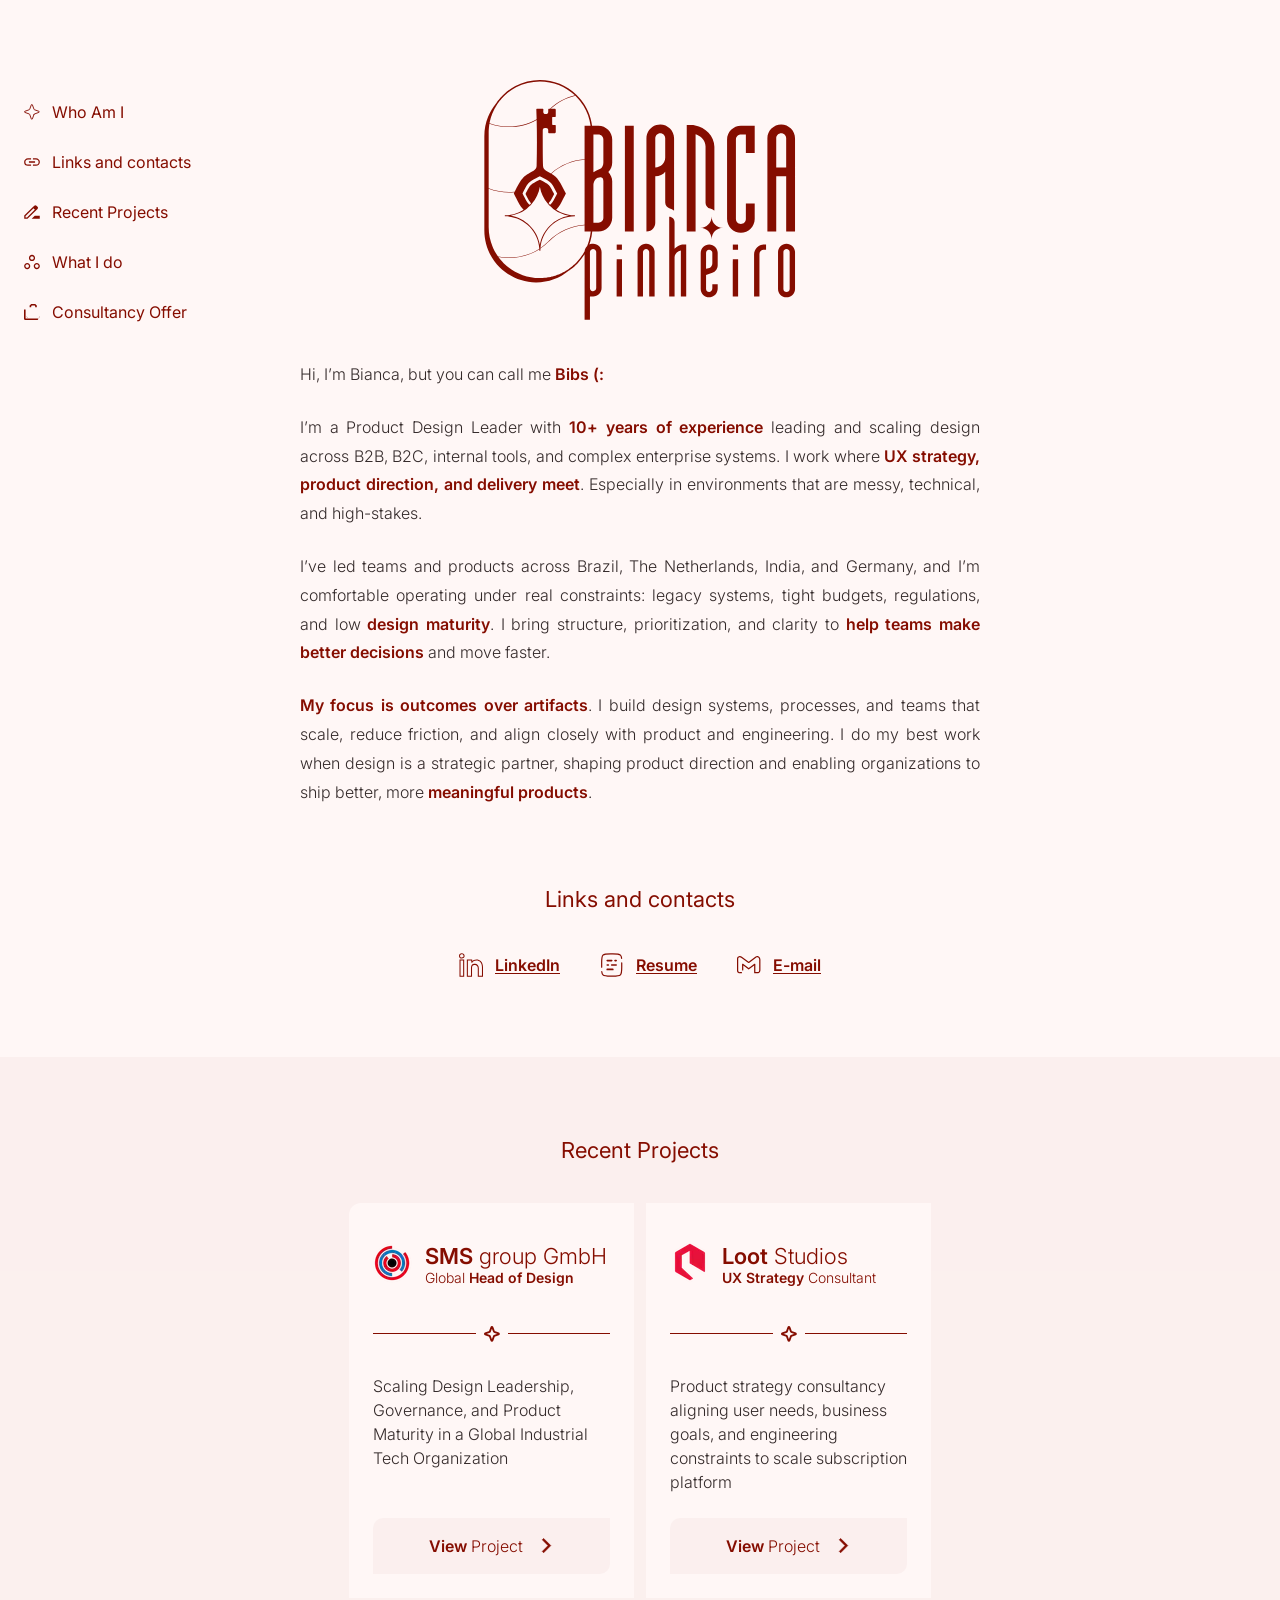
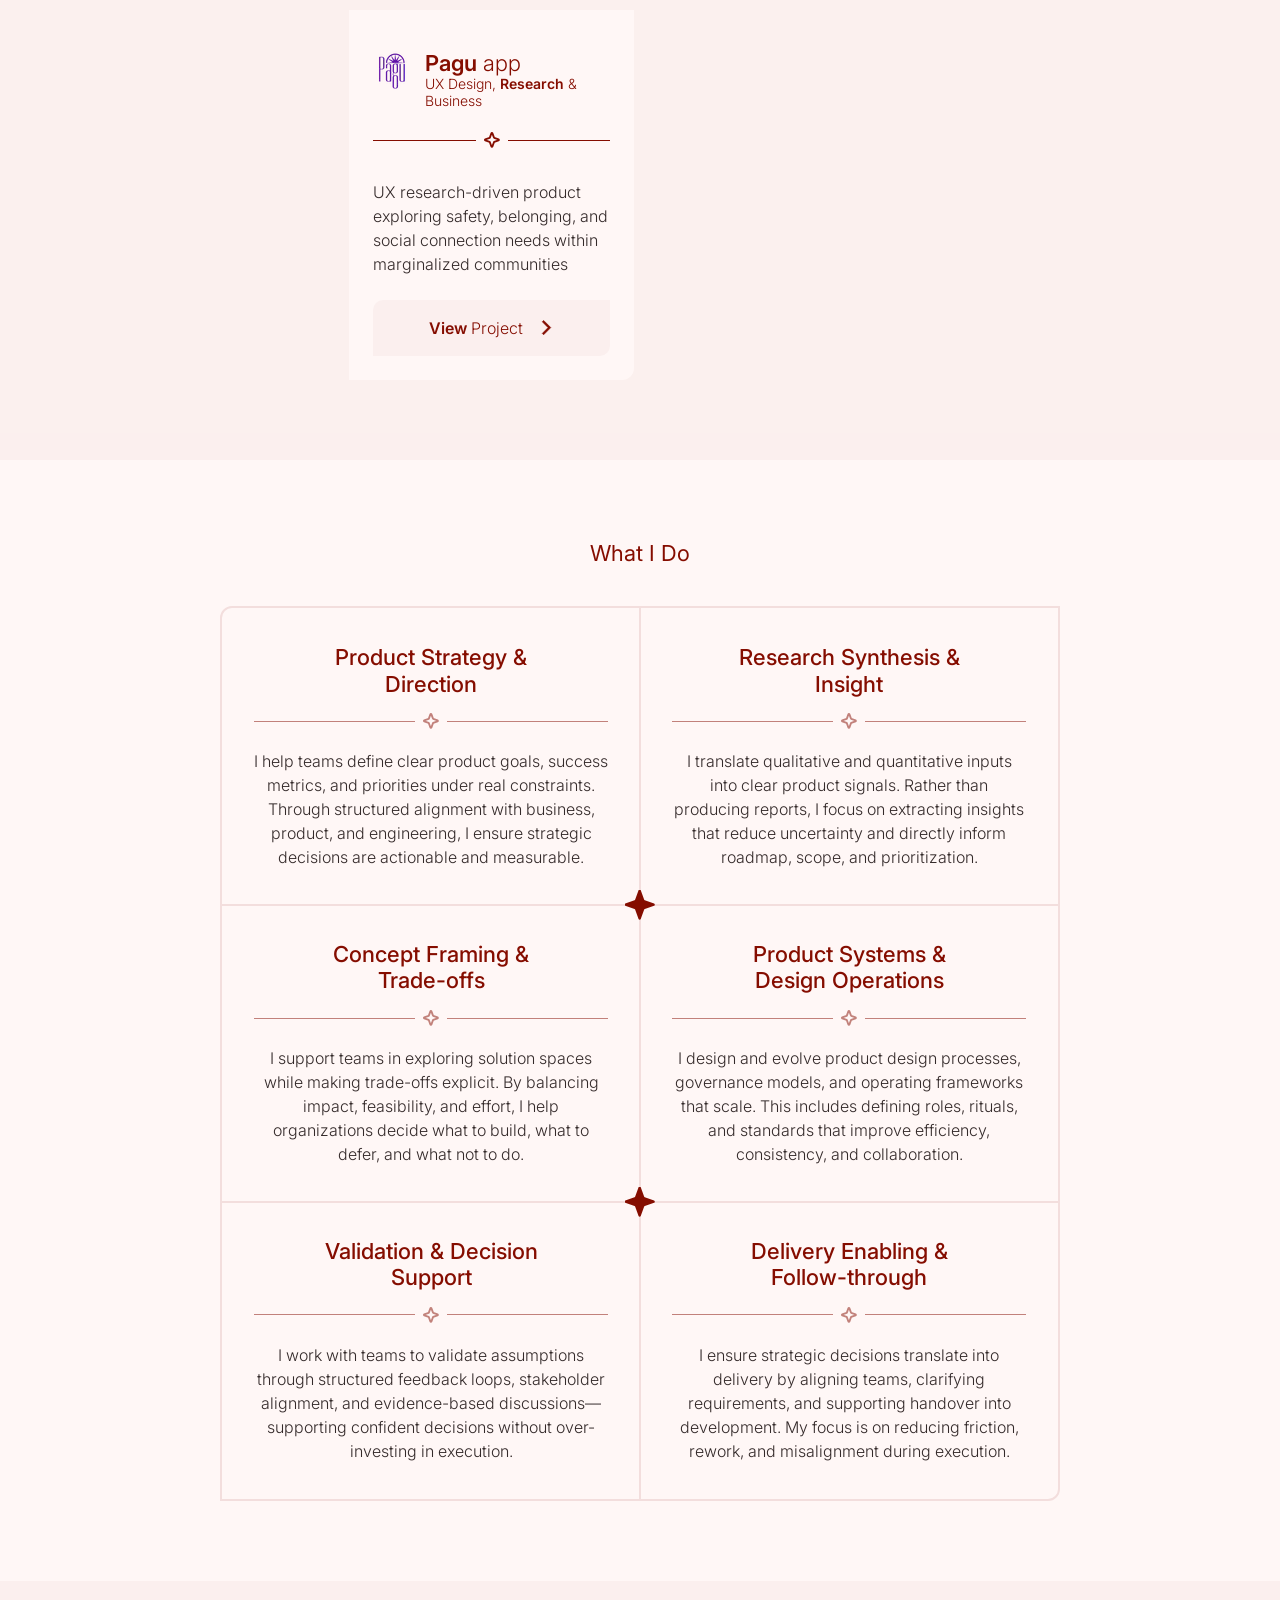
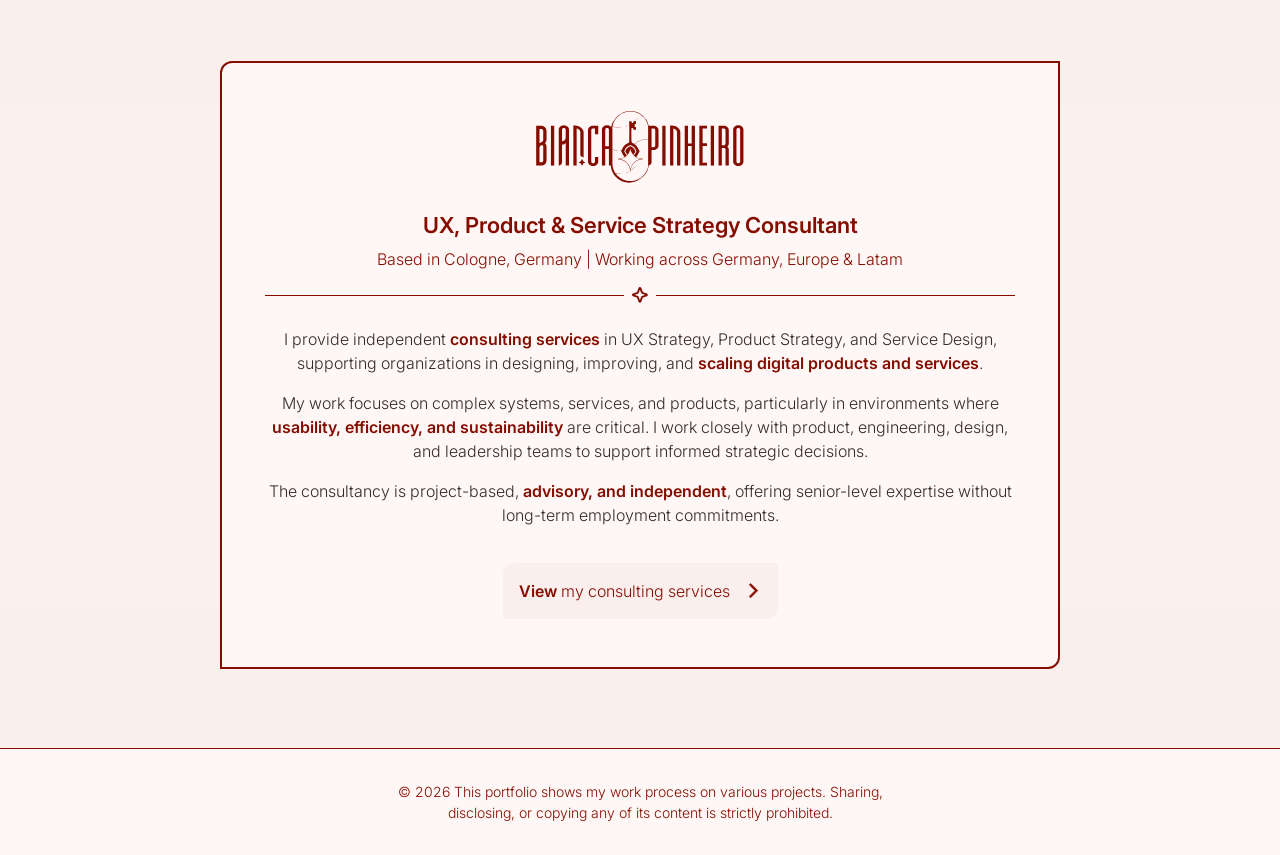
<file: index.html>
<!DOCTYPE html><html lang="en"> <head><meta charset="UTF-8"><meta name="viewport" content="width=device-width"><link rel="icon" type="image/svg+xml" href="/favicon.svg"><link rel="icon" href="/favicon.ico"><meta name="generator" content="Astro v5.17.3"><meta name="keywords" content="Bianca Pinheiro, Product Design Leader, UX Strategy Consultant, Product Strategy Consultant, Service Design Consultant, Design Leadership, UX Research, Product Design, Design Operations, Design Governance, Design Systems, Product Maturity, Enterprise UX, B2B UX, B2C Product Design, Internal Tools UX, Digital Product Consulting, Complex Systems Design, Independent Consultant, Cologne Germany, Europe LATAM"><meta name="description" content="Bianca Pinheiro is a Product Design Leader and independent UX, Product, and Service Strategy consultant based in Cologne, helping organizations scale digital products, design operations, and decision-making in complex environments."><meta property="og:title" content="Bianca Pinheiro"><meta property="og:description" content="Bianca Pinheiro is a Product Design Leader and independent UX, Product, and Service Strategy consultant based in Cologne, helping organizations scale digital products, design operations, and decision-making in complex environments."><meta property="og:image" content="/share.jpg"><meta property="og:type" content="website"><meta name="astro-view-transitions-enabled" content="true"><meta name="astro-view-transitions-fallback" content="animate"><script type="module" src="/assets/ClientRouter.astro_astro_type_script_index_0_lang.CDGfc0hd.js"></script><title>Bianca Pinheiro</title><link rel="stylesheet" href="/assets/loot-studios.DgX0TpjJ.css">
<style>.divider[data-astro-cid-nedvhkyt]{color:var(--color-brand);display:flex;gap:8px;align-items:center}.divider--light[data-astro-cid-nedvhkyt]{color:var(--color-brand-50)}.divider__line[data-astro-cid-nedvhkyt]{background-color:var(--color-brand);flex:1;height:.5px}.divider__line--light[data-astro-cid-nedvhkyt]{background-color:var(--color-brand-50)}.divider__line--thick[data-astro-cid-nedvhkyt]{height:2px}.section[data-astro-cid-xqj3hrla]{padding:80px var(--layout-side-padding-mobile);position:relative}@media(min-width:1024px){.section[data-astro-cid-xqj3hrla]{padding:80px var(--layout-side-padding)}}.section--secondary[data-astro-cid-xqj3hrla]{background-color:var(--color-background-secondary)}.section--center[data-astro-cid-xqj3hrla]{text-align:center}.section--no-padding-bottom[data-astro-cid-xqj3hrla]{padding-bottom:0}.section__content[data-astro-cid-xqj3hrla]{margin:0 auto;max-width:var(--layout-max-width)}.section__divider[data-astro-cid-xqj3hrla]{position:absolute;bottom:-8px;left:0;width:100%}.heading[data-astro-cid-lixdxnow]{color:var(--color-brand);font-weight:400;line-height:1.2}.heading--bolder[data-astro-cid-lixdxnow]{font-weight:500}.heading--boldest[data-astro-cid-lixdxnow]{font-weight:600}.heading--center[data-astro-cid-lixdxnow]{margin:0 auto;text-align:center}.heading--divider[data-astro-cid-lixdxnow]{width:max-content}.heading--margin[data-astro-cid-lixdxnow]{margin-bottom:40px}.heading--h1[data-astro-cid-lixdxnow]{font-size:var(--font-size-huge)}.heading--h2[data-astro-cid-lixdxnow],.heading--h3[data-astro-cid-lixdxnow]{font-size:var(--font-size-large)}.heading__divider[data-astro-cid-lixdxnow]{width:110%}
.card[data-astro-cid-hxngzm7p]{border-top-left-radius:var(--border-radius-large);border-bottom-right-radius:var(--border-radius-large);background-color:var(--color-background-primary);border:var(--border-width-large) solid var(--color-brand);padding:16px}.card--center[data-astro-cid-hxngzm7p]{text-align:center}
.link[data-astro-cid-ieubmhqz]{border-top-left-radius:var(--border-radius-normal);border-bottom-right-radius:var(--border-radius-normal);background-color:var(--color-background-secondary);color:var(--color-brand);display:inline-flex;gap:16px;align-items:center;justify-content:center;padding:16px}.link--full[data-astro-cid-ieubmhqz]{display:flex}.link--outline[data-astro-cid-ieubmhqz]{background-color:transparent;border:var(--border-width-normal) solid var(--color-brand)}
</style>
<link rel="stylesheet" href="/assets/index.DomUnn8b.css">
<style>.headtitle__image[data-astro-cid-jmfhnrfj]{display:inline-block;height:95px;margin-bottom:24px}.headtitle__image--small[data-astro-cid-jmfhnrfj]{height:72px}.headtitle__location[data-astro-cid-jmfhnrfj]{color:var(--color-brand);margin:8px 0 16px;text-align:center}
</style></head> <body> <script type="module">class t extends HTMLElement{button;dialog;activeClass="menu__button--active";constructor(){super(),this.button=this.querySelector(".menu__button"),this.dialog=this.querySelector(".menu__dialog"),this.addEventListener("click",()=>{this.dialog.open?(this.button.classList.remove(this.activeClass),this.dialog.close()):(this.button.classList.add(this.activeClass),this.dialog.showModal())})}}customElements.define("hamburger-el",t);</script> <Hamburger-El data-astro-cid-jqpvwz3q="true" class="menu__hamburger"> <button class="menu__button" aria-label="Page navigation" data-astro-cid-jqpvwz3q> <div class="menu__line" aria-hidden="true" data-astro-cid-jqpvwz3q></div> <div class="menu__line" aria-hidden="true" data-astro-cid-jqpvwz3q></div> <div class="menu__line" aria-hidden="true" data-astro-cid-jqpvwz3q></div> </button>
      
      <dialog class="menu__dialog" data-astro-cid-jqpvwz3q> <nav class="nav" data-astro-cid-6kfx2g4n> <ul class="nav__list" data-astro-cid-6kfx2g4n> <li data-astro-cid-6kfx2g4n> <a href="#who-am-i" class="nav__link nav__link--bold" data-astro-cid-6kfx2g4n> <div class="icon  icon--s" aria-hidden="true" data-astro-cid-6kfx2g4n="true" data-astro-cid-fq7qby27> <svg class="icon__image icon__image--s" data-astro-cid-fq7qby27> <use href="/assets/sprite.DRo2ry-S.svg#star" data-astro-cid-fq7qby27></use> </svg> </div>  Who Am I </a> </li><li data-astro-cid-6kfx2g4n> <a href="#links-and-contacts" class="nav__link nav__link--bold" data-astro-cid-6kfx2g4n> <div class="icon  icon--s" aria-hidden="true" data-astro-cid-6kfx2g4n="true" data-astro-cid-fq7qby27> <svg class="icon__image icon__image--s" data-astro-cid-fq7qby27> <use href="/assets/sprite.DRo2ry-S.svg#link" data-astro-cid-fq7qby27></use> </svg> </div>  Links and contacts </a> </li><li data-astro-cid-6kfx2g4n> <a href="#recent-projects" class="nav__link nav__link--bold" data-astro-cid-6kfx2g4n> <div class="icon  icon--s" aria-hidden="true" data-astro-cid-6kfx2g4n="true" data-astro-cid-fq7qby27> <svg class="icon__image icon__image--s" data-astro-cid-fq7qby27> <use href="/assets/sprite.DRo2ry-S.svg#pencil" data-astro-cid-fq7qby27></use> </svg> </div>  Recent Projects </a> </li><li data-astro-cid-6kfx2g4n> <a href="#what-i-do" class="nav__link nav__link--bold" data-astro-cid-6kfx2g4n> <div class="icon  icon--s" aria-hidden="true" data-astro-cid-6kfx2g4n="true" data-astro-cid-fq7qby27> <svg class="icon__image icon__image--s" data-astro-cid-fq7qby27> <use href="/assets/sprite.DRo2ry-S.svg#dots" data-astro-cid-fq7qby27></use> </svg> </div>  What I do </a> </li><li data-astro-cid-6kfx2g4n> <a href="#consultancy-offer" class="nav__link nav__link--bold" data-astro-cid-6kfx2g4n> <div class="icon  icon--s" aria-hidden="true" data-astro-cid-6kfx2g4n="true" data-astro-cid-fq7qby27> <svg class="icon__image icon__image--s" data-astro-cid-fq7qby27> <use href="/assets/sprite.DRo2ry-S.svg#offer" data-astro-cid-fq7qby27></use> </svg> </div>  Consultancy Offer </a> </li> </ul> </nav>  </dialog>  </Hamburger-El> <aside class="menu__aside" data-astro-cid-jqpvwz3q> <nav class="nav" data-astro-cid-6kfx2g4n> <ul class="nav__list" data-astro-cid-6kfx2g4n> <li data-astro-cid-6kfx2g4n> <a href="#who-am-i" class="nav__link nav__link--bold" data-astro-cid-6kfx2g4n> <div class="icon  icon--s" aria-hidden="true" data-astro-cid-6kfx2g4n="true" data-astro-cid-fq7qby27> <svg class="icon__image icon__image--s" data-astro-cid-fq7qby27> <use href="/assets/sprite.DRo2ry-S.svg#star" data-astro-cid-fq7qby27></use> </svg> </div>  Who Am I </a> </li><li data-astro-cid-6kfx2g4n> <a href="#links-and-contacts" class="nav__link nav__link--bold" data-astro-cid-6kfx2g4n> <div class="icon  icon--s" aria-hidden="true" data-astro-cid-6kfx2g4n="true" data-astro-cid-fq7qby27> <svg class="icon__image icon__image--s" data-astro-cid-fq7qby27> <use href="/assets/sprite.DRo2ry-S.svg#link" data-astro-cid-fq7qby27></use> </svg> </div>  Links and contacts </a> </li><li data-astro-cid-6kfx2g4n> <a href="#recent-projects" class="nav__link nav__link--bold" data-astro-cid-6kfx2g4n> <div class="icon  icon--s" aria-hidden="true" data-astro-cid-6kfx2g4n="true" data-astro-cid-fq7qby27> <svg class="icon__image icon__image--s" data-astro-cid-fq7qby27> <use href="/assets/sprite.DRo2ry-S.svg#pencil" data-astro-cid-fq7qby27></use> </svg> </div>  Recent Projects </a> </li><li data-astro-cid-6kfx2g4n> <a href="#what-i-do" class="nav__link nav__link--bold" data-astro-cid-6kfx2g4n> <div class="icon  icon--s" aria-hidden="true" data-astro-cid-6kfx2g4n="true" data-astro-cid-fq7qby27> <svg class="icon__image icon__image--s" data-astro-cid-fq7qby27> <use href="/assets/sprite.DRo2ry-S.svg#dots" data-astro-cid-fq7qby27></use> </svg> </div>  What I do </a> </li><li data-astro-cid-6kfx2g4n> <a href="#consultancy-offer" class="nav__link nav__link--bold" data-astro-cid-6kfx2g4n> <div class="icon  icon--s" aria-hidden="true" data-astro-cid-6kfx2g4n="true" data-astro-cid-fq7qby27> <svg class="icon__image icon__image--s" data-astro-cid-fq7qby27> <use href="/assets/sprite.DRo2ry-S.svg#offer" data-astro-cid-fq7qby27></use> </svg> </div>  Consultancy Offer </a> </li> </ul> </nav>  </aside>  <main>  <section class="section section--primary" data-astro-cid-xqj3hrla> <div class="section__content" data-astro-cid-xqj3hrla>  <h1 id="who-am-i" title="Bianca Pinheiro" class="hero__title" data-astro-cid-ewxirvlt> <svg width="406" height="313" viewBox="0 0 406 313" fill="none" class="hero__headline" data-astro-cid-ewxirvlt="true">
<path d="M296.403 177.905C296.403 186.144 289.715 192.826 281.458 192.826C289.71 192.826 296.403 199.504 296.403 207.747C296.403 199.509 303.091 192.826 311.348 192.826C303.096 192.826 296.403 186.144 296.403 177.905Z" fill="#850D00" />
<path d="M194.84 59.574H183.308V197.691H194.84V59.574Z" fill="#850D00" />
<path d="M247.077 170.297C247.225 170.401 247.435 170.292 247.435 170.111V75.8914C247.435 64.3924 236.275 55.1922 224.324 58.6143C216.573 60.8323 211.386 68.1286 211.386 76.177V197.65C211.386 197.669 211.396 197.688 211.424 197.688C215.062 197.688 218.313 196.003 220.415 193.357C221.983 191.4 222.918 188.916 222.918 186.213V125.676C222.932 125.667 222.937 125.657 222.951 125.638C228.552 125.214 233.019 123.406 235.846 119.584C235.875 119.593 235.865 119.593 235.894 119.598V159.911C235.894 163.576 238.401 166.732 241.948 167.66C243.821 168.16 245.571 169.264 247.077 170.297ZM235.889 101.203C235.889 104.777 234.44 107.999 232.099 110.341C229.763 112.673 226.526 114.12 222.951 114.12C222.937 114.12 222.913 114.11 222.913 114.082V76.1104C222.913 72.5122 225.749 69.4328 229.353 69.409C232.981 69.3757 235.884 72.2694 235.884 75.8867V101.203H235.889Z" fill="#850D00" />
<path d="M275.5 70.8437C276.115 71.0436 276.706 71.2769 277.283 71.5196C284.062 74.4039 288.333 80.101 288.476 86.8215C288.481 86.9357 288.481 87.0547 288.481 87.1689V160.256C288.634 163.778 291.084 166.772 294.526 167.672C296.404 168.162 298.153 169.276 299.655 170.304C299.808 170.408 300.012 170.304 300.012 170.123V87.1642C300.012 72.8856 288.071 61.6388 274.962 59.2971C273.312 58.9973 271.639 58.8497 269.971 58.8497H263.964V197.69H275.496V70.8437H275.5Z" fill="#850D00" />
<path d="M334.576 199.371C344.429 199.371 352.595 191.208 352.595 181.375V161.219H341.064V181.375C341.064 184.978 338.18 187.853 334.576 187.853C330.972 187.853 328.088 184.978 328.088 181.375V77.5651C328.088 73.9669 330.972 71.0873 334.576 71.0873C337.941 71.0873 341.064 71.0873 341.064 71.0873V95.3181H352.595V59.574C352.595 59.574 337.941 59.574 334.576 59.574C324.722 59.574 316.552 67.7271 316.552 77.5651V181.375C316.547 191.213 324.722 199.371 334.576 199.371Z" fill="#850D00" />
<path d="M387.156 57.8904C377.307 57.8904 369.141 66.0482 369.141 75.8909V197.687H380.673V125.642H393.649V197.692H405.185V75.8957C405.18 66.053 397.009 57.8904 387.156 57.8904ZM393.644 114.119H380.668V75.8909C380.668 72.288 383.552 69.4037 387.151 69.4037C390.76 69.4037 393.639 72.2832 393.639 75.8909V114.119H393.644Z" fill="#850D00" />
<path d="M141.877 213.493C141.324 213.493 140.766 213.541 140.227 213.627C140.208 213.641 140.18 213.641 140.17 213.641C138.988 213.812 137.877 214.16 136.852 214.669C137.372 213.246 137.853 211.799 138.278 210.343C139.493 206.197 140.323 201.942 140.738 197.692H148.746C158.6 197.692 166.766 189.539 166.766 179.706V132.063C166.766 127.018 164.358 122.943 161.717 119.821C164.844 116.699 166.766 112.625 166.766 107.584V77.5661C166.766 67.7281 158.6 59.575 148.746 59.575H140.48C140.051 56.291 139.384 53.0545 138.483 49.8846C136.781 43.8448 134.24 38.0524 130.917 32.6694C128.119 28.1145 124.768 23.8786 120.964 20.0757C120.959 20.0709 120.95 20.0614 120.945 20.0567C120.759 19.871 120.573 19.6902 120.387 19.5141C107.483 6.9156 90.4738 0 72.3971 0C61.2804 0 50.2399 2.71769 40.4675 7.85799C35.0616 10.6804 30.0419 14.2453 25.5323 18.4527C24.331 19.5759 23.2632 20.6468 22.2764 21.713C22.0333 21.97 21.7949 22.2222 21.5804 22.4745C21.1991 22.8933 20.8129 23.3265 20.4316 23.7643C20.1408 24.1023 19.8452 24.4545 19.5544 24.8019C19.5163 24.8495 19.4782 24.8876 19.4496 24.9352C19.4448 24.9399 19.44 24.9447 19.4353 24.9542C18.8823 25.5016 18.3388 26.0584 17.8097 26.6296L17.9718 26.7771C17.8669 26.9247 17.7525 27.077 17.6428 27.2198C17.3282 27.6291 17.0184 28.0432 16.718 28.4572C16.5321 28.719 16.3462 28.976 16.1651 29.2378L15.4977 30.1992C15.4691 30.2373 15.4405 30.2754 15.4214 30.3182L15.4071 30.3372C11.05 35.6108 7.48903 41.5602 4.88622 47.9951C1.73521 55.8055 0 64.3298 0 73.2634V196.412C0 215.074 7.57961 231.979 19.8309 244.211C31.9678 256.344 48.7049 263.873 67.1963 264.006C83.3709 264.125 98.2775 258.395 110 248.814C110 248.814 110.004 248.823 110.004 248.814C110.014 248.809 110.033 248.8 110.043 248.785C110.062 248.776 110.076 248.766 110.09 248.747C110.166 248.695 110.238 248.643 110.309 248.595C110.882 248.205 111.449 247.814 111.992 247.415C112.431 247.105 112.86 246.786 113.279 246.467C113.594 246.23 113.909 245.987 114.204 245.749C115.129 245.025 116.073 244.25 116.998 243.44C117.369 243.122 117.737 242.798 118.137 242.441L118.218 242.355C118.595 242.017 118.976 241.665 119.343 241.313C120.134 240.57 120.94 239.766 121.793 238.867C125.159 235.335 128.167 231.442 130.732 227.277V312.539H137.73V282.402H141.891C147.988 282.402 152.894 277.49 152.894 271.403V224.469C152.894 221.47 151.702 218.753 149.776 216.792C147.774 214.755 144.975 213.493 141.877 213.493ZM72.3924 130.14C59.9409 136.361 59.9409 136.361 53.7199 148.788C56.9281 155.208 58.4869 158.311 60.9562 160.667C60.8752 160.767 60.7846 160.867 60.6988 160.972C60.1554 161.6 59.5929 162.21 59.0017 162.804C55.7554 159.906 53.8867 156.17 49.8109 148.036C57.338 133.005 57.3381 133.005 72.3876 125.485C87.442 133 87.4419 133 94.9739 148.036C90.9124 156.146 89.0437 159.882 85.8116 162.781C85.2253 162.181 84.658 161.567 84.1193 160.944C84.0287 160.844 83.9429 160.744 83.8571 160.634C86.3074 158.283 87.8615 155.175 91.0649 148.788C84.8439 136.356 84.8439 136.356 72.3924 130.14ZM52.49 169.882C53.5768 169.163 54.6399 168.383 55.66 167.559C56.9853 166.512 58.2772 165.365 59.4927 164.142C59.6644 163.971 59.8264 163.804 59.9933 163.633C60.5844 163.033 61.1469 162.414 61.6904 161.786C61.7714 161.696 61.8429 161.605 61.9239 161.515C67.4442 155.108 71.0433 147.422 72.4305 139.169C73.8082 147.412 77.3978 155.089 82.9085 161.481C82.9848 161.577 83.061 161.667 83.1421 161.757C83.6855 162.39 84.248 163.004 84.8344 163.609C85.0108 163.785 85.1871 163.966 85.3635 164.142C86.5791 165.356 87.8567 166.498 89.1628 167.535C90.1639 168.349 91.227 169.13 92.3234 169.858C92.4473 169.944 92.5713 170.029 92.7 170.106C94.6974 171.429 96.8092 172.595 98.983 173.571C102.639 175.236 106.453 176.402 110.381 177.064C100.947 178.639 92.2567 183.09 85.3587 189.981C78.4513 196.864 73.9989 205.55 72.421 214.978C69.1508 195.636 53.8247 180.324 34.4467 177.064C38.3652 176.412 42.1741 175.251 45.8256 173.599C48.0089 172.614 50.1255 171.448 52.1181 170.129C52.2421 170.048 52.366 169.968 52.49 169.882ZM86.2645 190.886C94.7832 182.385 106.1 177.702 118.132 177.702V176.421C111.635 176.421 105.371 175.07 99.5121 172.409C97.4909 171.495 95.5173 170.415 93.6486 169.197C96.0274 166.822 97.9581 164.004 100.194 159.992C100.199 159.987 100.199 159.987 100.199 159.987C101.948 156.846 103.883 152.986 106.358 148.036C98.4252 132.191 96.0512 127.455 87.5421 122.139C99.9173 111.187 115.172 105.176 130.712 104.086V188.834C113.613 190.024 96.8616 197.116 83.8476 210.114L83.6617 210.3C80.3963 213.56 76.902 216.44 73.2219 218.943C74.0942 208.334 78.6515 198.487 86.2645 190.886ZM142.253 71.0931H148.741C152.317 71.0931 155.229 73.9917 155.229 77.5661V107.584C155.229 110.821 153.876 114.738 150.71 116.047C150.653 116.075 150.591 116.099 150.529 116.123C147.621 117.232 144.837 118.665 142.249 120.392V71.0931H142.253ZM142.253 137.036C142.253 133.395 144.413 128.75 147.831 127.47C147.95 127.427 148.06 127.394 148.16 127.365C150.639 126.689 155.229 125.404 155.229 132.063V179.701C155.229 183.28 152.321 186.174 148.741 186.174H142.253V137.036ZM119.596 21.4322C123.295 25.1256 126.556 29.2426 129.273 33.6689V33.6737C134.149 41.5793 137.291 50.3987 138.535 59.5703C133.83 59.5703 130.712 59.5703 130.712 59.5703V103.439C114.953 104.534 99.4883 110.645 86.97 121.782C85.1299 120.659 83.0038 119.502 80.4916 118.198C78.213 117.018 76.6637 114.738 76.554 112.182C76.5492 112.149 76.5492 112.125 76.5492 112.092C76.063 97.7988 76.1393 73.4633 76.1822 65.3388C76.1869 63.8301 77.4169 62.6069 78.928 62.6069H80.5583C82.0743 62.6069 83.3089 63.8348 83.3089 65.3531V68.3088C83.3089 68.3564 83.3137 68.404 83.3185 68.4516C83.3232 68.4992 83.328 68.542 83.3471 68.5896C83.3566 68.6277 83.3661 68.6657 83.3804 68.6943C83.39 68.7324 83.409 68.7657 83.4233 68.7943C83.4376 68.8323 83.4567 68.8656 83.4758 68.8894C83.4901 68.9228 83.5139 68.9465 83.533 68.9799C83.5664 69.0227 83.6045 69.0608 83.6379 69.0989C83.7094 69.175 83.7856 69.2321 83.8762 69.2797C83.881 69.2892 83.8857 69.2892 83.8905 69.2892C83.9334 69.3083 83.9763 69.3321 84.0192 69.3464C84.0669 69.3654 84.1193 69.3844 84.167 69.3939C84.2051 69.4035 84.248 69.413 84.2909 69.413C84.31 69.4177 84.3338 69.4225 84.3529 69.4177C84.372 69.4225 84.4006 69.4225 84.4244 69.4225H92.0278C92.6476 69.4225 93.1481 68.9228 93.1481 68.304V59.675C93.1481 59.6036 93.1433 59.5417 93.129 59.4799C93.1195 59.4227 93.1004 59.3704 93.0814 59.3133C93.0766 59.299 93.0718 59.2847 93.0671 59.2752C93.0528 59.2371 93.0337 59.199 93.0099 59.1705C92.9908 59.1324 92.967 59.0991 92.9384 59.0705C92.9241 59.042 92.9002 59.0182 92.8764 58.9944C92.8668 58.9849 92.8573 58.9658 92.8382 58.9563C92.8192 58.9277 92.7953 58.9135 92.7667 58.9039C92.7477 58.8849 92.7238 58.8659 92.6952 58.8516C92.6523 58.8183 92.5999 58.7945 92.5522 58.7707C92.495 58.7421 92.4331 58.7231 92.3711 58.7136C92.3091 58.6993 92.2376 58.6945 92.1709 58.6945H89.5537C89.4727 58.6945 89.4012 58.6898 89.3297 58.6755C89.2248 58.6469 89.1152 58.6136 89.0198 58.566C88.9293 58.5137 88.8387 58.447 88.7624 58.3756C88.6861 58.3042 88.6242 58.2091 88.5717 58.1186C88.5241 58.0377 88.4907 57.952 88.4716 57.8616C88.4526 57.7712 88.4383 57.6807 88.4383 57.5856V49.3325C88.4383 49.3135 88.4383 49.2897 88.443 49.2754C88.4478 49.1993 88.4621 49.1326 88.4859 49.066C88.5288 48.9423 88.5813 48.8328 88.6575 48.7328C88.6909 48.6805 88.7386 48.6329 88.7863 48.5853C88.8578 48.5139 88.934 48.4568 89.0198 48.4092C89.0532 48.3949 89.0913 48.3759 89.1199 48.3616C89.1581 48.3473 89.1915 48.333 89.2248 48.3235C89.3297 48.2902 89.4394 48.2759 89.549 48.2759H92.1661C92.2376 48.2759 92.2996 48.2712 92.3615 48.2569C92.4235 48.2474 92.4903 48.2236 92.5475 48.1998C92.6666 48.1522 92.7715 48.0808 92.8573 47.9903C92.8954 47.9523 92.9336 47.9094 92.9574 47.8666C92.9574 47.8618 92.9574 47.8618 92.9574 47.8618C92.9765 47.8333 92.9956 47.8095 93.0099 47.7809C93.0432 47.7286 93.0671 47.6715 93.0861 47.6096C93.1052 47.5715 93.1195 47.5287 93.1243 47.4858C93.1386 47.424 93.1433 47.3573 93.1433 47.2907V38.6617C93.1433 38.0524 92.6476 37.5527 92.0231 37.5527H86.6315C95.9797 29.0046 107.054 23.3312 118.685 20.5421C119 20.8467 119.3 21.1371 119.596 21.4322ZM6.98849 55.2343C7.04093 54.9297 7.11243 54.6299 7.1744 54.3253L7.19347 54.2253C7.29358 53.7589 7.40799 53.2829 7.5224 52.807C7.63204 52.3358 7.75122 51.8694 7.87993 51.3982C7.96574 51.065 8.06108 50.7366 8.17072 50.3511C8.22792 50.1179 8.29943 49.8799 8.38047 49.6276C8.50441 49.1993 8.63789 48.7709 8.78567 48.3045C8.88578 47.9856 8.98588 47.6667 9.10029 47.3478C9.15273 47.1812 9.20994 47.0194 9.26714 46.8576C9.41492 46.4197 9.57223 45.9866 9.73431 45.5487C9.88209 45.1441 10.0346 44.7348 10.2158 44.3065C10.2492 44.2113 10.2873 44.1161 10.3159 44.0257C10.4923 43.5973 10.6687 43.1594 10.8593 42.7168C10.9976 42.3693 11.1454 42.0314 11.3217 41.6364C11.4028 41.446 11.4934 41.2461 11.5982 41.0272C11.7555 40.6654 11.9224 40.3037 12.0988 39.942C12.2799 39.566 12.4611 39.1995 12.6708 38.7902C12.728 38.6569 12.7948 38.5332 12.871 38.3856C13.0617 38.0049 13.2619 37.6241 13.4717 37.2433C13.9102 36.4056 14.3774 35.5727 14.8589 34.7589L14.897 34.7017C14.9352 34.6303 14.9733 34.5732 15.0162 34.5114L15.0543 34.4542C15.2403 34.1306 15.4309 33.8117 15.655 33.4547C15.7027 33.3786 15.7456 33.3072 15.8123 33.1977C15.9601 32.9645 16.1174 32.7265 16.2699 32.4838L16.5512 32.0459C16.7228 31.7841 16.8992 31.5271 17.0708 31.2606L17.3091 30.9084C17.3425 30.8656 17.3711 30.818 17.4283 30.7418L17.7096 30.3372C17.8907 30.0802 18.0671 29.828 18.253 29.571C18.5438 29.1712 18.8441 28.7666 19.154 28.362C19.4543 27.9622 19.7594 27.572 20.0693 27.1769C20.3839 26.7866 20.6985 26.3964 21.0179 26.0204C21.3039 25.6729 21.5947 25.335 21.876 25.0018C22.243 24.583 22.6196 24.1641 23.0058 23.7358C23.2203 23.4978 23.4348 23.2551 23.6732 23.0123C24.6361 21.9748 25.6753 20.9324 26.8432 19.8425C31.2242 15.754 36.1056 12.2939 41.3541 9.54762C50.8501 4.55011 61.5807 1.90857 72.3876 1.90857C89.5347 1.90857 105.709 8.32442 118.137 20.0186C106.334 22.9219 95.1264 28.7666 85.6972 37.5622H84.4292C84.372 37.5622 84.31 37.567 84.2576 37.5765C84.229 37.5813 84.2004 37.586 84.1718 37.5908C84.0001 37.6288 83.8476 37.7098 83.7141 37.8145C83.6855 37.843 83.6617 37.8621 83.6331 37.8906C83.4329 38.0905 83.3089 38.3713 83.3089 38.6712V41.6364C83.3089 43.1499 82.079 44.3779 80.5631 44.3779H79.5763C78.027 44.3636 76.7924 43.069 76.8543 41.5174C76.902 40.4227 76.9497 39.3328 77.0021 38.2476C77.0021 37.8668 76.6827 37.5574 76.2871 37.5574H68.4929C68.0973 37.5574 67.7779 37.8668 67.7779 38.2476C67.9352 42.5264 68.0782 46.8766 68.1879 51.2887C49.3914 61.9786 26.7765 63.654 6.77397 56.3148C6.84071 55.9483 6.91222 55.5866 6.98849 55.2343ZM5.64895 68.561C5.64895 67.9233 5.65372 67.2855 5.68232 66.6334C5.68709 66.186 5.70139 65.7386 5.72999 65.2817C5.8301 63.1732 6.03508 61.0695 6.33064 59.0087C6.38308 58.6374 6.43551 58.2662 6.50702 57.8759C6.55469 57.557 6.60713 57.2476 6.65957 56.9525C14.8446 59.951 23.4634 61.4455 32.0775 61.4455C44.5671 61.4455 57.0425 58.3042 68.2165 52.0312C68.6884 70.8504 68.7218 90.8785 68.1545 112.139V112.192C68.0591 114.767 66.5003 117.065 64.2074 118.251C50.116 125.566 48.314 128.336 39.5522 145.808C28.1303 146.974 16.4892 145.461 5.64895 141.272V68.561ZM15.307 226.259C15.0305 225.806 14.7588 225.34 14.4918 224.888C13.6624 223.441 12.8996 222.004 12.2275 220.604C11.8032 219.724 11.3599 218.758 10.8927 217.653C7.41276 209.438 5.64895 200.714 5.64895 191.714V141.962C14.1295 145.218 23.1059 146.832 32.0775 146.832C34.4562 146.832 36.835 146.713 39.2137 146.484C38.9563 146.989 38.7037 147.503 38.4367 148.036C40.9251 153.005 42.8653 156.888 44.6243 160.034C46.8553 164.037 48.7907 166.85 51.1695 169.225C49.3056 170.439 47.332 171.514 45.3013 172.438C39.4521 175.084 33.193 176.426 26.7145 176.426V177.707C50.6403 177.707 70.2758 196.421 71.7012 219.962C55.5742 230.371 36.1724 233.793 17.8955 230.204C16.9516 228.872 16.1031 227.586 15.307 226.259ZM129.278 225.959C126.737 230.128 123.753 234.021 120.387 237.553C119.558 238.424 118.781 239.2 118.008 239.923C117.632 240.285 117.246 240.647 116.859 240.989L116.783 241.065C116.445 241.37 116.097 241.684 115.734 241.989C114.829 242.779 113.909 243.536 112.998 244.25C112.707 244.488 112.407 244.711 112.116 244.935C111.706 245.244 111.291 245.554 110.853 245.858C110.314 246.253 109.771 246.629 109.213 247.005C109.003 247.143 108.803 247.281 108.593 247.419L108.412 247.548C108.365 247.576 108.312 247.605 108.264 247.638L108.155 247.715C107.778 247.957 107.387 248.205 107.001 248.443C106.582 248.704 106.148 248.971 105.738 249.209L105.557 249.314C105.194 249.528 104.832 249.728 104.465 249.942C103.917 250.256 103.359 250.561 102.768 250.861C102.372 251.07 101.981 251.27 101.567 251.47C101.243 251.636 100.914 251.798 100.566 251.965C100.241 252.117 99.9221 252.274 99.6027 252.412L99.5407 252.441C99.4311 252.498 99.3119 252.55 99.1927 252.607L99.1069 252.645C98.9115 252.736 98.7017 252.821 98.4729 252.921C98.0963 253.093 97.7054 253.245 97.3002 253.416C96.9522 253.564 96.5995 253.702 96.2467 253.84L95.5984 254.097C95.3171 254.202 95.0263 254.311 94.7069 254.425C94.5115 254.502 94.3065 254.568 94.1063 254.64L93.9728 254.687C93.5533 254.835 93.1243 254.987 92.6809 255.13C92.3472 255.235 92.0088 255.349 91.6655 255.449L91.575 255.482C91.451 255.52 91.3366 255.558 91.1793 255.601C90.8647 255.696 90.5405 255.791 90.1639 255.891C90.0686 255.925 89.978 255.948 89.8874 255.977L89.7635 256.015C89.3345 256.134 88.9054 256.244 88.4812 256.344L88.2714 256.401C87.952 256.486 87.6231 256.567 87.2799 256.639C87.0558 256.691 86.8222 256.748 86.5982 256.8C86.2836 256.872 85.9594 256.934 85.5971 257.01C85.4493 257.048 85.3063 257.081 85.1013 257.11C84.7962 257.172 84.5007 257.234 84.1432 257.291C83.9572 257.334 83.7666 257.367 83.5473 257.395C83.0753 257.486 82.5939 257.567 82.1029 257.633C81.7406 257.686 81.3783 257.738 80.9826 257.786C80.7729 257.819 80.5583 257.843 80.3152 257.876L79.8528 257.928C79.481 257.971 79.1092 258.014 78.7183 258.047C76.4634 258.271 74.161 258.376 71.8823 258.357C54.2538 258.233 37.6692 251.303 25.1938 238.843C23.6779 237.329 22.2287 235.735 20.8797 234.107C20.1408 233.207 19.4925 232.384 18.9013 231.589C18.7488 231.38 18.5915 231.175 18.4437 230.966C22.9438 231.803 27.5059 232.227 32.0727 232.227C45.8876 232.227 59.6977 228.386 71.7298 220.699C71.7631 221.371 71.7774 222.037 71.7774 222.713H73.0598C73.0598 221.723 73.0931 220.742 73.1551 219.767C77.0259 217.173 80.6918 214.169 84.1098 210.762L84.2957 210.576C97.1906 197.701 113.78 190.667 130.712 189.477V197.697C130.712 197.697 133.944 197.697 138.793 197.697C138.383 201.766 137.591 205.84 136.423 209.805C135.737 212.151 134.922 214.455 133.978 216.706L133.883 216.801C132.166 218.529 131.041 220.814 130.77 223.365C130.283 224.255 129.778 225.131 129.278 225.959ZM145.895 271.412C145.895 273.644 144.103 275.424 141.877 275.424H141.238C139.245 275.196 137.715 273.521 137.715 271.46V224.526C137.715 224.379 137.725 224.245 137.744 224.112C137.753 224.017 137.763 223.922 137.792 223.822C137.792 223.765 137.801 223.717 137.811 223.669C137.839 223.536 137.873 223.403 137.92 223.279C138.359 222.032 139.45 221.047 140.69 220.657C140.766 220.618 140.852 220.609 140.919 220.599C141.186 220.538 141.457 220.514 141.734 220.514C143.679 220.514 145.648 222.075 145.876 224.112C145.886 224.245 145.895 224.379 145.895 224.526V271.412Z" fill="#850D00" />
<path d="M172.525 238.9V282.402H179.514V233.912H172.611L172.525 238.9Z" fill="#850D00" />
<path d="M263.266 282.402V214.531H259.844C255.825 214.531 250.472 217.206 248.093 220.176V185.422C248.093 181.566 244.961 178.439 241.1 178.439V282.402H248.093V231.313C248.093 226.711 251.516 223.588 256.273 222.251V282.402H263.266Z" fill="#850D00" />
<path d="M304.324 271.974V266.51H297.336V271.612C297.336 272.94 296.878 274.254 295.953 275.21C293.264 277.995 289.155 275.701 289.155 272.45V254.33L297.345 251.379C301.54 249.871 304.329 245.892 304.329 241.446V225.383C304.329 219.333 299.342 214.46 293.298 214.398C287.177 214.326 282.167 219.552 282.167 225.668V272.455C282.167 279.465 288.869 284.901 295.92 283.097C300.925 281.807 304.324 277.138 304.324 271.974ZM289.15 225.545C289.15 223.393 290.781 221.499 292.936 221.375C295.262 221.247 297.336 223.074 297.336 225.378V238.871C297.336 241.465 295.886 243.845 293.584 245.049L289.155 246.134V225.545H289.15Z" fill="#850D00" />
<path d="M394.032 213.483C387.93 213.483 383.02 218.385 383.02 224.477V272.449C383.02 278.536 387.93 283.434 394.032 283.434C400.129 283.434 405.187 278.531 405.187 272.449V224.477C405.182 218.385 400.124 213.483 394.032 213.483ZM398.193 272.449C398.193 274.676 396.263 276.456 394.032 276.456C391.801 276.456 390.013 274.676 390.013 272.449V224.477C390.013 222.25 391.801 220.47 394.032 220.47C396.263 220.47 398.193 222.25 398.193 224.477V272.449Z" fill="#850D00" />
<path d="M206.888 282.406V224.477C206.888 222.283 208.914 220.527 210.954 220.475C212.994 220.522 215.011 222.283 215.011 224.477V282.406H215.073H221.995H222.066V224.477C222.066 224.125 222.052 223.773 222.004 223.421C221.775 220.813 220.622 218.485 218.882 216.738C216.961 214.811 214.329 213.588 211.402 213.502C211.221 213.488 211.026 213.488 210.845 213.488C210.725 213.488 210.616 213.488 210.492 213.502C207.565 213.588 204.929 214.811 203.012 216.738C201.277 218.485 200.123 220.813 199.88 223.421C199.842 223.773 199.833 224.125 199.833 224.477V282.406H199.895H206.831H206.888Z" fill="#850D00" />
<path d="M351.78 253.856V282.408H358.773V253.856V227.002C358.773 224.033 361.3 221.51 364.275 221.51H367.397V214.528H364.894C357.644 214.528 351.78 220.396 351.78 227.621V253.856Z" fill="#850D00" />
<path d="M179.43 214.616H172.613V221.422H179.43V214.616Z" fill="#850D00" />
<path d="M323.959 238.9V282.402H330.952V233.912H324.05L323.959 238.9Z" fill="#850D00" />
<path d="M330.866 214.616H324.049V221.422H330.866V214.616Z" fill="#850D00" />
</svg> </h1> <div class="hero__text" data-astro-cid-ewxirvlt> <p class="hero__paragraph" data-astro-cid-ewxirvlt>
Hi, I’m Bianca, but you can call me <em data-astro-cid-ewxirvlt>Bibs (:</em> </p> <p class="hero__paragraph" data-astro-cid-ewxirvlt>
I’m a Product Design Leader with <em data-astro-cid-ewxirvlt>10+ years of experience</em> leading and scaling design across B2B, B2C, internal tools, and complex enterprise systems. I work where <em data-astro-cid-ewxirvlt>UX strategy, product direction, and delivery meet</em>. Especially in environments that are messy, technical, and high-stakes.
</p> <p class="hero__paragraph" data-astro-cid-ewxirvlt>
I’ve led teams and products across Brazil, The Netherlands, India, and Germany, and I’m comfortable operating under real constraints: legacy systems, tight budgets, regulations, and low <em data-astro-cid-ewxirvlt>design maturity</em>. I bring structure, prioritization, and clarity to <em data-astro-cid-ewxirvlt>help teams make better decisions</em> and move faster.
</p> <p class="hero__paragraph" data-astro-cid-ewxirvlt> <em data-astro-cid-ewxirvlt>My focus is outcomes over artifacts</em>. I build design systems, processes, and teams that scale, reduce friction, and align closely with product and engineering. I do my best work when design is a strategic partner, shaping product direction and enabling organizations to ship better, more <em data-astro-cid-ewxirvlt>meaningful products</em>.
</p> </div> <div id="links-and-contacts" class="hero__contacts" data-astro-cid-ewxirvlt> <h2 class="heading heading--h2  heading--center heading--margin" data-astro-cid-ewxirvlt="true" data-astro-cid-lixdxnow>
Links and contacts
</h2> <ul class="hero__links" data-astro-cid-ewxirvlt> <li data-astro-cid-ewxirvlt> <a href="https://www.linkedin.com/in/bipmen/" target="_blank" rel="noopener noreferrer" class="hero__link" data-astro-cid-ewxirvlt> <div class="icon  icon--m" aria-hidden="true" data-astro-cid-ewxirvlt="true" data-astro-cid-fq7qby27> <svg class="icon__image icon__image--m" data-astro-cid-fq7qby27> <use href="/assets/sprite.DRo2ry-S.svg#linkedin" data-astro-cid-fq7qby27></use> </svg> </div>  LinkedIn </a> </li><li data-astro-cid-ewxirvlt> <a href="https://docs.google.com/document/d/1i0ge2U-qQZAHjHtnAjgHE58WWlGuF0Ypj5osllqcdVg/edit?pli=1&tab=t.0" target="_blank" rel="noopener noreferrer" class="hero__link" data-astro-cid-ewxirvlt> <div class="icon  icon--m" aria-hidden="true" data-astro-cid-ewxirvlt="true" data-astro-cid-fq7qby27> <svg class="icon__image icon__image--m" data-astro-cid-fq7qby27> <use href="/assets/sprite.DRo2ry-S.svg#resume" data-astro-cid-fq7qby27></use> </svg> </div>  Resume </a> </li><li data-astro-cid-ewxirvlt> <a href="mailto:biancapinheirom@gmail.com" target="_blank" rel="noopener noreferrer" class="hero__link" data-astro-cid-ewxirvlt> <div class="icon  icon--m" aria-hidden="true" data-astro-cid-ewxirvlt="true" data-astro-cid-fq7qby27> <svg class="icon__image icon__image--m" data-astro-cid-fq7qby27> <use href="/assets/sprite.DRo2ry-S.svg#email" data-astro-cid-fq7qby27></use> </svg> </div>  E-mail </a> </li> </ul> </div>  </div>  </section>   <section class="section section--secondary" data-astro-cid-xqj3hrla> <div class="section__content" data-astro-cid-xqj3hrla>  <h2 id="recent-projects" class="heading heading--h2  heading--center heading--margin" data-astro-cid-qz6brpfc="true" data-astro-cid-lixdxnow>
Recent Projects
</h2> <ul class="projects__list" data-aos="fade-up" data-astro-cid-qz6brpfc> <li class="projects__item" data-astro-cid-qz6brpfc> <div class="projects__title" data-astro-cid-qz6brpfc> <img src="/assets/sms-group.mFWsdpKL_1bPaRh.webp" loading="lazy" alt data-astro-cid-qz6brpfc="true" decoding="async" fetchpriority="auto" width="40" height="40" class="projects__logo"> <div class="projects__info" data-astro-cid-qz6brpfc> <p class="projects__company" data-astro-cid-qz6brpfc> <em>SMS</em> group GmbH </p> <p class="projects__position" data-astro-cid-qz6brpfc> Global <em>Head of Design</em> </p> </div> </div> <div class="divider " aria-hidden="true" data-astro-cid-qz6brpfc="true" data-astro-cid-nedvhkyt> <div class="divider__line" data-astro-cid-nedvhkyt></div> <div class="icon  icon--s" aria-hidden="true" data-astro-cid-nedvhkyt="true" data-astro-cid-fq7qby27> <svg class="icon__image icon__image--s" data-astro-cid-fq7qby27> <use href="/assets/sprite.DRo2ry-S.svg#sparkle" data-astro-cid-fq7qby27></use> </svg> </div>  <div class="divider__line" data-astro-cid-nedvhkyt></div> </div>  <p class="projects__description" data-astro-cid-qz6brpfc> Scaling Design Leadership, Governance, and Product Maturity in a Global Industrial Tech Organization </p> <a class="link link--full" href="/projects/sms-group" title="Learn more about my work with SMS group GmbH" data-astro-cid-ieubmhqz> <span data-astro-cid-ieubmhqz> <em data-astro-cid-ieubmhqz>View</em> Project </span> <div class="icon  icon--s" aria-hidden="true" data-astro-cid-ieubmhqz="true" data-astro-cid-fq7qby27> <svg class="icon__image icon__image--s" data-astro-cid-fq7qby27> <use href="/assets/sprite.DRo2ry-S.svg#arrow-right" data-astro-cid-fq7qby27></use> </svg> </div>  </a>  </li><li class="projects__item" data-astro-cid-qz6brpfc> <div class="projects__title" data-astro-cid-qz6brpfc> <img src="/assets/loot-studios.B7fXGTWd_1CrbIw.webp" loading="lazy" alt data-astro-cid-qz6brpfc="true" decoding="async" fetchpriority="auto" width="40" height="40" class="projects__logo"> <div class="projects__info" data-astro-cid-qz6brpfc> <p class="projects__company" data-astro-cid-qz6brpfc> <em>Loot</em> Studios </p> <p class="projects__position" data-astro-cid-qz6brpfc> <em>UX Strategy</em> Consultant </p> </div> </div> <div class="divider " aria-hidden="true" data-astro-cid-qz6brpfc="true" data-astro-cid-nedvhkyt> <div class="divider__line" data-astro-cid-nedvhkyt></div> <div class="icon  icon--s" aria-hidden="true" data-astro-cid-nedvhkyt="true" data-astro-cid-fq7qby27> <svg class="icon__image icon__image--s" data-astro-cid-fq7qby27> <use href="/assets/sprite.DRo2ry-S.svg#sparkle" data-astro-cid-fq7qby27></use> </svg> </div>  <div class="divider__line" data-astro-cid-nedvhkyt></div> </div>  <p class="projects__description" data-astro-cid-qz6brpfc> Product strategy consultancy aligning user needs, business goals, and engineering constraints to scale subscription platform </p> <a class="link link--full" href="/projects/loot-studios" title="Learn more about my work with Loot Studios" data-astro-cid-ieubmhqz> <span data-astro-cid-ieubmhqz> <em data-astro-cid-ieubmhqz>View</em> Project </span> <div class="icon  icon--s" aria-hidden="true" data-astro-cid-ieubmhqz="true" data-astro-cid-fq7qby27> <svg class="icon__image icon__image--s" data-astro-cid-fq7qby27> <use href="/assets/sprite.DRo2ry-S.svg#arrow-right" data-astro-cid-fq7qby27></use> </svg> </div>  </a>  </li><li class="projects__item" data-astro-cid-qz6brpfc> <div class="projects__title" data-astro-cid-qz6brpfc> <img src="/assets/pagu-app.Dkps_jte_2jRh1b.webp" loading="lazy" alt data-astro-cid-qz6brpfc="true" decoding="async" fetchpriority="auto" width="40" height="40" class="projects__logo"> <div class="projects__info" data-astro-cid-qz6brpfc> <p class="projects__company" data-astro-cid-qz6brpfc> <em>Pagu</em> app </p> <p class="projects__position" data-astro-cid-qz6brpfc> UX Design, <em>Research</em> &amp; Business </p> </div> </div> <div class="divider " aria-hidden="true" data-astro-cid-qz6brpfc="true" data-astro-cid-nedvhkyt> <div class="divider__line" data-astro-cid-nedvhkyt></div> <div class="icon  icon--s" aria-hidden="true" data-astro-cid-nedvhkyt="true" data-astro-cid-fq7qby27> <svg class="icon__image icon__image--s" data-astro-cid-fq7qby27> <use href="/assets/sprite.DRo2ry-S.svg#sparkle" data-astro-cid-fq7qby27></use> </svg> </div>  <div class="divider__line" data-astro-cid-nedvhkyt></div> </div>  <p class="projects__description" data-astro-cid-qz6brpfc> UX research-driven product exploring safety, belonging, and social connection needs within marginalized communities </p> <a class="link link--full" href="/projects/pagu-app" title="Learn more about my work with Pagu app" data-astro-cid-ieubmhqz> <span data-astro-cid-ieubmhqz> <em data-astro-cid-ieubmhqz>View</em> Project </span> <div class="icon  icon--s" aria-hidden="true" data-astro-cid-ieubmhqz="true" data-astro-cid-fq7qby27> <svg class="icon__image icon__image--s" data-astro-cid-fq7qby27> <use href="/assets/sprite.DRo2ry-S.svg#arrow-right" data-astro-cid-fq7qby27></use> </svg> </div>  </a>  </li> </ul>  </div>  </section>   <section class="section section--primary" data-astro-cid-xqj3hrla> <div class="section__content" data-astro-cid-xqj3hrla>  <h2 id="what-i-do" class="heading heading--h2  heading--center heading--margin" data-astro-cid-aa2wht3y="true" data-astro-cid-lixdxnow>
What I Do
</h2> <ul class="process__list" data-aos="zoom-out" data-astro-cid-aa2wht3y> <li class="process__item" data-astro-cid-aa2wht3y> <h3 class="heading heading--h3 process__title heading--bolder heading--center" data-astro-cid-aa2wht3y="true" data-astro-cid-lixdxnow>Product Strategy &amp; Direction</h3> <div class="divider  divider--light" aria-hidden="true" data-astro-cid-aa2wht3y="true" data-astro-cid-nedvhkyt> <div class="divider__line divider__line--light" data-astro-cid-nedvhkyt></div> <div class="icon  icon--s" aria-hidden="true" data-astro-cid-nedvhkyt="true" data-astro-cid-fq7qby27> <svg class="icon__image icon__image--s" data-astro-cid-fq7qby27> <use href="/assets/sprite.DRo2ry-S.svg#sparkle" data-astro-cid-fq7qby27></use> </svg> </div>  <div class="divider__line divider__line--light" data-astro-cid-nedvhkyt></div> </div>  <p class="process__description" data-astro-cid-aa2wht3y> I help teams define clear product goals, success metrics, and priorities under real constraints. Through structured alignment with business, product, and engineering, I ensure strategic decisions are actionable and measurable. </p> </li><li class="process__item" data-astro-cid-aa2wht3y> <h3 class="heading heading--h3 process__title heading--bolder heading--center" data-astro-cid-aa2wht3y="true" data-astro-cid-lixdxnow>Research Synthesis &amp; Insight</h3> <div class="divider  divider--light" aria-hidden="true" data-astro-cid-aa2wht3y="true" data-astro-cid-nedvhkyt> <div class="divider__line divider__line--light" data-astro-cid-nedvhkyt></div> <div class="icon  icon--s" aria-hidden="true" data-astro-cid-nedvhkyt="true" data-astro-cid-fq7qby27> <svg class="icon__image icon__image--s" data-astro-cid-fq7qby27> <use href="/assets/sprite.DRo2ry-S.svg#sparkle" data-astro-cid-fq7qby27></use> </svg> </div>  <div class="divider__line divider__line--light" data-astro-cid-nedvhkyt></div> </div>  <p class="process__description" data-astro-cid-aa2wht3y> I translate qualitative and quantitative inputs into clear product signals. Rather than producing reports, I focus on extracting insights that reduce uncertainty and directly inform roadmap, scope, and prioritization. </p> </li><li class="process__item" data-astro-cid-aa2wht3y> <h3 class="heading heading--h3 process__title heading--bolder heading--center" data-astro-cid-aa2wht3y="true" data-astro-cid-lixdxnow>Concept Framing &amp; Trade-offs</h3> <div class="divider  divider--light" aria-hidden="true" data-astro-cid-aa2wht3y="true" data-astro-cid-nedvhkyt> <div class="divider__line divider__line--light" data-astro-cid-nedvhkyt></div> <div class="icon  icon--s" aria-hidden="true" data-astro-cid-nedvhkyt="true" data-astro-cid-fq7qby27> <svg class="icon__image icon__image--s" data-astro-cid-fq7qby27> <use href="/assets/sprite.DRo2ry-S.svg#sparkle" data-astro-cid-fq7qby27></use> </svg> </div>  <div class="divider__line divider__line--light" data-astro-cid-nedvhkyt></div> </div>  <p class="process__description" data-astro-cid-aa2wht3y> I support teams in exploring solution spaces while making trade-offs explicit. By balancing impact, feasibility, and effort, I help organizations decide what to build, what to defer, and what not to do. </p> </li><li class="process__item" data-astro-cid-aa2wht3y> <h3 class="heading heading--h3 process__title heading--bolder heading--center" data-astro-cid-aa2wht3y="true" data-astro-cid-lixdxnow>Product Systems &amp; Design Operations</h3> <div class="divider  divider--light" aria-hidden="true" data-astro-cid-aa2wht3y="true" data-astro-cid-nedvhkyt> <div class="divider__line divider__line--light" data-astro-cid-nedvhkyt></div> <div class="icon  icon--s" aria-hidden="true" data-astro-cid-nedvhkyt="true" data-astro-cid-fq7qby27> <svg class="icon__image icon__image--s" data-astro-cid-fq7qby27> <use href="/assets/sprite.DRo2ry-S.svg#sparkle" data-astro-cid-fq7qby27></use> </svg> </div>  <div class="divider__line divider__line--light" data-astro-cid-nedvhkyt></div> </div>  <p class="process__description" data-astro-cid-aa2wht3y> I design and evolve product design processes, governance models, and operating frameworks that scale. This includes defining roles, rituals, and standards that improve efficiency, consistency, and collaboration. </p> </li><li class="process__item" data-astro-cid-aa2wht3y> <h3 class="heading heading--h3 process__title heading--bolder heading--center" data-astro-cid-aa2wht3y="true" data-astro-cid-lixdxnow>Validation &amp; Decision Support</h3> <div class="divider  divider--light" aria-hidden="true" data-astro-cid-aa2wht3y="true" data-astro-cid-nedvhkyt> <div class="divider__line divider__line--light" data-astro-cid-nedvhkyt></div> <div class="icon  icon--s" aria-hidden="true" data-astro-cid-nedvhkyt="true" data-astro-cid-fq7qby27> <svg class="icon__image icon__image--s" data-astro-cid-fq7qby27> <use href="/assets/sprite.DRo2ry-S.svg#sparkle" data-astro-cid-fq7qby27></use> </svg> </div>  <div class="divider__line divider__line--light" data-astro-cid-nedvhkyt></div> </div>  <p class="process__description" data-astro-cid-aa2wht3y> I work with teams to validate assumptions through structured feedback loops, stakeholder alignment, and evidence-based discussions—supporting confident decisions without over-investing in execution. </p> </li><li class="process__item" data-astro-cid-aa2wht3y> <h3 class="heading heading--h3 process__title heading--bolder heading--center" data-astro-cid-aa2wht3y="true" data-astro-cid-lixdxnow>Delivery Enabling &amp; Follow-through</h3> <div class="divider  divider--light" aria-hidden="true" data-astro-cid-aa2wht3y="true" data-astro-cid-nedvhkyt> <div class="divider__line divider__line--light" data-astro-cid-nedvhkyt></div> <div class="icon  icon--s" aria-hidden="true" data-astro-cid-nedvhkyt="true" data-astro-cid-fq7qby27> <svg class="icon__image icon__image--s" data-astro-cid-fq7qby27> <use href="/assets/sprite.DRo2ry-S.svg#sparkle" data-astro-cid-fq7qby27></use> </svg> </div>  <div class="divider__line divider__line--light" data-astro-cid-nedvhkyt></div> </div>  <p class="process__description" data-astro-cid-aa2wht3y> I ensure strategic decisions translate into delivery by aligning teams, clarifying requirements, and supporting handover into development. My focus is on reducing friction, rework, and misalignment during execution. </p> </li> </ul>  </div>  </section>   <section class="section section--secondary" data-astro-cid-xqj3hrla> <div class="section__content" data-astro-cid-xqj3hrla>  <div class="card card--center" data-aos="flip-right" data-astro-cid-t3d5x76k="true" data-astro-cid-hxngzm7p>  <div id="consultancy-offer" class="offer__content" data-astro-cid-t3d5x76k> <h2 class="heading heading--h2  heading--center" data-astro-cid-jmfhnrfj="true" data-astro-cid-lixdxnow> <svg width="274" height="95" viewBox="0 0 274 95" fill="none" data-astro-cid-jmfhnrfj="true" class="headtitle__image headtitle__image--small">
<path d="M141.583 85.1027L140.72 85.9641L141.045 86.2892L141.908 85.4278L141.583 85.1027Z" fill="#850D00" />
<path d="M148.69 21.3265C148.535 20.1514 148.299 18.9907 147.976 17.8587C147.366 15.6982 146.456 13.6239 145.268 11.6961C144.266 10.0671 143.065 8.55013 141.704 7.18831C141.701 7.18544 141.698 7.18257 141.695 7.1797C141.629 7.11362 141.563 7.04754 141.496 6.98433C136.876 2.47655 130.782 0 124.311 0C120.33 0 116.378 0.971083 112.88 2.81269C110.946 3.824 109.146 5.09962 107.534 6.60509C107.103 7.00731 106.723 7.38943 106.368 7.77154C106.282 7.86348 106.196 7.95541 106.118 8.04448C105.98 8.19388 105.845 8.34902 105.706 8.50703C105.603 8.6277 105.496 8.75412 105.393 8.87766C105.378 8.89489 105.367 8.90926 105.355 8.9265C105.352 8.92937 105.352 8.92937 105.349 8.93512C105.349 8.93512 105.349 8.93512 105.347 8.93799C105.148 9.13335 104.955 9.33447 104.768 9.53558L104.826 9.59017C104.785 9.64475 104.748 9.69359 104.708 9.74531C104.595 9.89183 104.486 10.0412 104.376 10.1878C104.31 10.2797 104.244 10.3745 104.178 10.4664L103.939 10.8112C103.93 10.8256 103.919 10.8371 103.913 10.8543C103.91 10.8572 103.907 10.8629 103.904 10.8687C101.826 13.3883 100.249 16.336 99.3245 19.5624C99.3014 19.6371 99.2813 19.7118 99.2611 19.7865C98.6941 21.8379 98.3889 23.9984 98.3889 26.2307V49.6919V49.9476V70.3087C98.3889 74.2994 99.3561 78.063 101.072 81.3814C101.124 81.4819 101.175 81.5825 101.23 81.6831C102.361 83.8033 103.801 85.734 105.488 87.4176C109.834 91.7588 115.825 94.4565 122.449 94.5054C128.246 94.5485 133.592 92.4914 137.789 89.0552C137.795 89.0524 137.8 89.0495 137.806 89.0409C137.832 89.0208 137.861 89.0035 137.884 88.9863C138.088 88.8484 138.293 88.7076 138.485 88.564C138.641 88.4548 138.796 88.3399 138.946 88.2249C139.058 88.1387 139.171 88.0526 139.277 87.9692C139.608 87.7107 139.945 87.432 140.279 87.1447C140.411 87.0298 140.544 86.9148 140.688 86.7884L140.716 86.7568C140.852 86.6361 140.987 86.5097 141.119 86.3833C141.404 86.1161 141.692 85.8288 141.997 85.5071C143.204 84.2429 144.28 82.8495 145.198 81.3584C145.224 81.3182 145.247 81.2808 145.27 81.2406C145.504 80.8556 145.737 80.4477 145.967 80.0282C146.514 79.0054 146.992 77.9424 147.395 76.842C147.582 76.3335 147.752 75.8135 147.904 75.2934C148.339 73.8081 148.635 72.2882 148.785 70.7655C148.788 70.7339 148.791 70.7023 148.794 70.6736C148.866 69.9094 148.903 69.1222 148.903 68.3378V67.8236V67.5937V37.2574V37.0305V24.5472C148.9 23.464 148.831 22.3895 148.69 21.3265ZM113.199 3.42465C116.599 1.63763 120.442 0.689527 124.311 0.689527C130.454 0.689527 136.243 2.98508 140.693 7.17395C136.468 8.21111 132.455 10.3056 129.078 13.4515H128.623C128.402 13.4515 128.223 13.6296 128.223 13.8509V14.911C128.223 15.454 127.783 15.8936 127.239 15.8936H126.896C126.338 15.8936 125.889 15.4282 125.912 14.8708C125.929 14.4801 125.946 14.0893 125.966 13.7015C125.966 13.5636 125.851 13.4544 125.71 13.4544H122.921C122.78 13.4544 122.664 13.5636 122.664 13.7015C122.722 15.2328 122.771 16.79 122.811 18.3701C116.075 22.1913 107.981 22.7917 100.818 20.1629C100.842 20.0307 100.867 19.9015 100.893 19.7779C100.913 19.6687 100.937 19.5624 100.96 19.4533L100.968 19.4159C101.006 19.2493 101.043 19.0798 101.086 18.9074C101.126 18.7379 101.167 18.5713 101.213 18.4046C101.245 18.284 101.279 18.169 101.316 18.0311C101.337 17.9478 101.363 17.8616 101.391 17.7725C101.435 17.6174 101.483 17.4651 101.535 17.2985C101.573 17.1836 101.607 17.0715 101.648 16.9566C101.668 16.8963 101.688 16.8388 101.708 16.7814C101.763 16.6262 101.817 16.4682 101.875 16.3131C101.93 16.1694 101.981 16.0229 102.048 15.8677C102.059 15.8333 102.074 15.7988 102.085 15.7672C102.148 15.612 102.212 15.4569 102.281 15.2989C102.33 15.1753 102.384 15.0547 102.448 14.9139C102.477 14.8449 102.508 14.776 102.546 14.6955C102.603 14.5663 102.661 14.437 102.724 14.3077C102.79 14.1726 102.854 14.0405 102.929 13.894C102.949 13.8451 102.972 13.802 103 13.7503C103.07 13.6124 103.139 13.4774 103.216 13.3423C103.372 13.0407 103.542 12.7448 103.714 12.4546L103.729 12.4345C103.743 12.4086 103.755 12.3885 103.772 12.3655L103.786 12.3454C103.853 12.2305 103.922 12.1156 104.002 11.9863C104.02 11.9604 104.034 11.9317 104.06 11.8943C104.115 11.811 104.169 11.7248 104.224 11.6386L104.325 11.4835C104.385 11.3916 104.448 11.2967 104.512 11.2019L104.598 11.0755C104.61 11.0612 104.621 11.0439 104.641 11.0152L104.742 10.8715C104.808 10.7796 104.869 10.6877 104.938 10.5986C105.041 10.4549 105.148 10.3113 105.26 10.1676C105.367 10.024 105.476 9.88322 105.588 9.74244C105.701 9.60453 105.813 9.46375 105.928 9.32872C106.032 9.20518 106.135 9.08451 106.236 8.96385C106.368 8.81445 106.504 8.66218 106.639 8.50991C106.714 8.42372 106.795 8.33753 106.878 8.25134C107.223 7.88072 107.595 7.50722 108.012 7.11649C109.57 5.6455 111.32 4.40722 113.199 3.42465ZM132.397 52.9872C130.943 55.8919 130.273 57.2278 129.115 58.265C128.905 58.0495 128.701 57.8312 128.508 57.6071C128.476 57.5697 128.445 57.5353 128.416 57.4979C129.294 56.6561 129.85 55.5442 130.998 53.2573C128.767 48.8099 128.767 48.8099 124.311 46.5833C119.852 48.8099 119.852 48.8099 117.627 53.2573C118.775 55.5557 119.334 56.6676 120.218 57.5094C120.189 57.5467 120.157 57.5812 120.125 57.6186C119.93 57.8427 119.728 58.061 119.518 58.2736C118.355 57.2365 117.687 55.9005 116.228 52.9872C118.922 47.6061 118.922 47.6061 124.311 44.9169C129.703 47.6089 129.703 47.6089 132.397 52.9872ZM122.794 40.1419V40.1621C122.759 41.0843 122.201 41.906 121.381 42.3312C116.334 44.9485 115.69 45.9397 112.552 52.1943C108.464 52.6109 104.293 52.0736 100.415 50.5739V24.5472C100.415 24.3202 100.418 24.0903 100.427 23.8576C100.43 23.6967 100.436 23.5387 100.444 23.375C100.482 22.6193 100.554 21.8695 100.66 21.1311C100.68 20.999 100.698 20.8639 100.723 20.726C100.741 20.6111 100.761 20.5048 100.778 20.3956C103.709 21.4673 106.795 22.0045 109.88 22.0045C114.354 22.0045 118.819 20.8812 122.82 18.6345C122.984 25.3631 122.995 32.5313 122.794 40.1419ZM104.8 82.3984C104.463 81.9215 104.158 81.4618 103.87 80.9878C103.772 80.8269 103.674 80.6574 103.579 80.4965C103.283 79.9794 103.009 79.4622 102.77 78.9623C102.618 78.6463 102.459 78.3015 102.292 77.905C101.046 74.9659 100.415 71.8429 100.415 68.6194V50.8124C103.452 51.9759 106.665 52.5563 109.878 52.5563C110.73 52.5563 111.582 52.5132 112.431 52.4328C112.342 52.6138 112.25 52.7976 112.155 52.9872C113.044 54.7657 113.741 56.1562 114.368 57.2824C115.166 58.7161 115.859 59.7216 116.711 60.572C116.044 61.0059 115.338 61.3909 114.61 61.7213C112.514 62.6694 110.275 63.1491 107.955 63.1491V63.6088C116.524 63.6088 123.554 70.3087 124.063 78.7353C118.289 82.4559 111.343 83.6798 104.8 82.3984ZM110.724 63.379C112.126 63.1463 113.49 62.7297 114.797 62.1378C115.577 61.7845 116.337 61.3679 117.051 60.8967C117.097 60.868 117.14 60.8392 117.184 60.8105C117.572 60.5548 117.955 60.2732 118.318 59.9802C118.793 59.6067 119.256 59.1959 119.691 58.7563C119.751 58.696 119.812 58.6356 119.869 58.5724C120.082 58.3569 120.284 58.1357 120.477 57.9116C120.505 57.88 120.531 57.8455 120.56 57.8139C122.538 55.5213 123.825 52.7689 124.323 49.8154C124.818 52.766 126.102 55.5126 128.073 57.8024C128.099 57.8369 128.128 57.8685 128.157 57.9001C128.353 58.1271 128.554 58.3483 128.764 58.5609C128.828 58.6241 128.891 58.6873 128.954 58.7505C129.389 59.1844 129.847 59.5923 130.316 59.963C130.676 60.2531 131.056 60.5347 131.447 60.7933C131.49 60.8249 131.536 60.8536 131.582 60.8823C132.296 61.3564 133.053 61.773 133.831 62.1235C135.14 62.7182 136.505 63.1377 137.913 63.3732C134.536 63.9364 131.424 65.5309 128.954 67.9959C126.482 70.461 124.887 73.5696 124.323 76.9426C123.151 70.0243 117.664 64.5454 110.724 63.379ZM148.212 68.3321C148.212 69.0963 148.175 69.8577 148.106 70.6018C148.1 70.6564 148.097 70.7052 148.089 70.7598C147.942 72.2164 147.657 73.6731 147.239 75.0923C146.995 75.9313 146.701 76.7558 146.364 77.5631C146.062 78.2929 145.725 79.0025 145.354 79.6949C145.308 79.7811 145.262 79.8644 145.216 79.9477C145.037 80.2695 144.859 80.5827 144.677 80.8786C143.768 82.3697 142.7 83.766 141.494 85.0273C141.197 85.3404 140.918 85.6162 140.642 85.8748C140.506 86.0041 140.368 86.1334 140.23 86.2569L140.204 86.2828C140.083 86.3919 139.959 86.504 139.83 86.6132C139.504 86.8976 139.176 87.1677 138.851 87.4205C138.747 87.5067 138.638 87.5871 138.534 87.6647C138.388 87.7739 138.238 87.8859 138.082 87.9951C137.89 88.1359 137.697 88.2709 137.495 88.4059C137.42 88.4548 137.348 88.5036 137.274 88.5553L137.207 88.6013C137.19 88.6099 137.17 88.6214 137.153 88.6329L137.112 88.6588C136.977 88.745 136.839 88.834 136.698 88.9202C136.548 89.0121 136.393 89.1098 136.246 89.1931L136.18 89.2305C136.05 89.3052 135.921 89.3799 135.788 89.4546C135.592 89.5666 135.391 89.6758 135.181 89.785C135.04 89.8597 134.899 89.9315 134.749 90.0033C134.634 90.0637 134.516 90.1211 134.389 90.1815C134.274 90.2361 134.159 90.2906 134.044 90.3424L134.021 90.351C133.98 90.3711 133.94 90.3912 133.897 90.4113L133.865 90.4257C133.796 90.4573 133.721 90.4889 133.638 90.5234C133.503 90.5837 133.364 90.6383 133.218 90.7015C133.094 90.7561 132.967 90.8049 132.84 90.8538L132.607 90.9457C132.507 90.983 132.403 91.0204 132.288 91.0635C132.219 91.0894 132.144 91.1152 132.072 91.1382L132.023 91.1554C131.873 91.21 131.721 91.2617 131.559 91.3134C131.439 91.3508 131.321 91.391 131.197 91.4284L131.165 91.4399C131.122 91.4542 131.079 91.4657 131.024 91.483C130.912 91.5174 130.797 91.5519 130.661 91.5864C130.627 91.5979 130.595 91.6065 130.563 91.618L130.52 91.6323C130.365 91.6754 130.212 91.7128 130.06 91.7501L129.985 91.7703C129.87 91.8019 129.752 91.8306 129.631 91.8564C129.55 91.8766 129.467 91.8967 129.386 91.9139C129.274 91.9398 129.159 91.9628 129.029 91.9886C128.974 92.003 128.925 92.0145 128.851 92.0259C128.741 92.0489 128.635 92.0691 128.508 92.092C128.442 92.1064 128.373 92.1179 128.295 92.1294C128.125 92.161 127.953 92.1897 127.78 92.2156C127.65 92.2357 127.521 92.2529 127.38 92.2702C127.305 92.2817 127.227 92.2903 127.141 92.3018L126.974 92.3219C126.841 92.3362 126.706 92.3535 126.568 92.365C125.759 92.4454 124.936 92.4828 124.121 92.4741C117.808 92.4311 111.872 89.9487 107.405 85.4898C106.861 84.9468 106.343 84.378 105.862 83.7947C105.597 83.4729 105.364 83.177 105.154 82.8926C105.099 82.8208 105.044 82.7461 104.993 82.6714C106.605 82.973 108.237 83.1224 109.872 83.1224C114.817 83.1224 119.763 81.7463 124.072 78.9968C124.084 79.2352 124.089 79.4737 124.089 79.715H124.55C124.55 79.3617 124.561 79.0111 124.585 78.6635C125.969 77.7355 127.285 76.661 128.508 75.44L128.574 75.3739C133.954 70.0042 141.134 67.4731 148.209 67.7833V68.3321H148.212ZM148.212 67.5506C141.076 67.2375 133.839 69.7945 128.413 75.2073L128.347 75.2733C127.178 76.4398 125.926 77.4712 124.608 78.3676C124.921 74.5723 126.551 71.0442 129.277 68.3235C132.328 65.2809 136.378 63.606 140.688 63.606V63.1463C138.362 63.1463 136.119 62.6636 134.021 61.7098C133.295 61.3822 132.59 60.9973 131.922 60.5606C132.774 59.7101 133.465 58.7017 134.265 57.2652C134.268 57.2623 134.268 57.2623 134.268 57.2623C134.896 56.139 135.587 54.757 136.473 52.9844C133.632 47.313 132.783 45.6179 129.737 43.716C134.965 39.0904 141.635 36.9242 148.212 37.2143V67.5506ZM129.536 43.5925C128.877 43.1902 128.114 42.7765 127.213 42.3111C126.398 41.8887 125.842 41.0728 125.802 40.1563C125.799 40.1448 125.799 40.1362 125.799 40.1247C125.627 35.0078 125.652 26.2997 125.667 23.3922C125.67 22.8521 126.11 22.4154 126.651 22.4154H127.236C127.78 22.4154 128.22 22.8549 128.22 23.3979V24.4552C128.22 24.6764 128.399 24.8574 128.623 24.8574H131.346C131.565 24.8574 131.744 24.6793 131.744 24.4581V21.3696C131.744 21.1742 131.585 21.0162 131.392 21.0162H130.457C130.238 21.0162 130.06 20.8381 130.06 20.6197V17.6864C130.06 17.4651 130.238 17.287 130.46 17.287H131.395C131.591 17.287 131.747 17.1319 131.747 16.9365V13.848C131.747 13.6296 131.568 13.4515 131.349 13.4515H129.418C132.766 10.3917 136.729 8.36338 140.892 7.36357C141.001 7.467 141.108 7.57043 141.214 7.67673C142.539 8.99832 143.707 10.4722 144.68 12.0552V12.0581C146.428 14.888 147.55 18.0426 147.996 21.3265C148.14 22.3895 148.212 23.464 148.212 24.5443V36.9874C141.557 36.7001 134.815 38.9008 129.536 43.5925Z" fill="#850D00" />
<path d="M60.4945 63.1434C60.4945 65.709 58.4104 67.7891 55.8398 67.7891C58.4104 67.7891 60.4945 69.8692 60.4945 72.4348C60.4945 69.8692 62.5787 67.7891 65.1493 67.7891C62.5787 67.792 60.4945 65.7119 60.4945 63.1434Z" fill="#850D00" />
<path d="M60.4945 63.1434C60.4945 65.709 58.4104 67.7891 55.8398 67.7891C58.4104 67.7891 60.4945 69.8692 60.4945 72.4348C60.4945 69.8692 62.5787 67.7891 65.1493 67.7891C62.5787 67.792 60.4945 65.7119 60.4945 63.1434Z" fill="#850D00" />
<path d="M23.8149 19.4705H19.4855V71.9923H23.8149V19.4705Z" fill="#850D00" />
<path d="M62.6046 28.0982V61.4627C62.5786 61.4943 62.5297 61.5086 62.4894 61.4799C61.9194 61.0892 61.2545 60.6697 60.5406 60.4801C59.6799 60.2531 58.9775 59.6814 58.586 58.9373C58.3902 58.5609 58.2952 58.1443 58.2751 57.722V28.0982C58.2751 28.0609 58.2751 28.0264 58.2722 27.989C58.2204 25.886 56.6084 24.0961 54.0493 23.1997C53.842 23.125 53.6232 23.0589 53.4016 22.9957V71.9894H49.0692V19.2435H51.3289C51.9709 19.2435 52.6071 19.2924 53.2404 19.3929C58.1427 20.1342 62.6046 23.645 62.6046 28.0982Z" fill="#850D00" />
<path d="M68.3791 25.0988V66.8898C68.3791 69.9669 71.4448 72.5152 75.1439 72.5152C78.8401 72.5152 81.9087 69.964 81.9087 66.8898V60.5864H77.5792V66.8898C77.5792 68.0161 76.4968 68.9153 75.1439 68.9153C73.788 68.9153 72.7057 68.0161 72.7057 66.8898V25.0988C72.7057 23.9726 73.788 23.0733 75.1439 23.0733C76.4076 23.0733 77.5792 23.0733 77.5792 23.0733V30.6523H81.9087V19.4705C81.9087 19.4705 76.4076 19.4705 75.1439 19.4705C71.4448 19.4705 68.3791 22.0218 68.3791 25.0988Z" fill="#850D00" />
<path d="M93.547 18.9447C89.848 18.9447 86.7822 21.496 86.7822 24.5701V71.9895H91.1146V50.0797H95.9852V71.9895H100.318V24.573C100.312 21.496 97.2432 18.9447 93.547 18.9447ZM95.9823 46.4798H91.1117V24.5701C91.1117 23.4468 92.1941 22.5475 93.547 22.5475C94.9 22.5475 95.9823 23.4468 95.9823 24.5701V46.4798Z" fill="#850D00" />
<path d="M154.666 19.4705H147.901V71.9923C150.294 71.9923 152.234 70.0559 152.234 67.6684V51.3583H154.669C158.365 51.3583 161.434 48.807 161.434 45.73V25.0959C161.431 22.0218 158.362 19.4705 154.666 19.4705ZM157.102 45.73C157.102 46.8562 156.019 47.7555 154.666 47.7555H152.231V23.0704H154.666C156.019 23.0704 157.102 23.9697 157.102 25.0959V45.73Z" fill="#850D00" />
<path d="M170.723 19.4705H166.391V71.9923H170.723V19.4705Z" fill="#850D00" />
<path d="M178.933 19.2435H176.676V71.9923H181.009V22.9986C183.985 23.8231 185.882 25.7739 185.882 28.0982V71.9923H190.212V28.0982C190.206 23.0704 184.523 19.2435 178.933 19.2435Z" fill="#850D00" />
<path d="M205.183 42.7306H200.31V19.4705H195.98V71.9923H200.31V46.3305H205.183V71.9923H209.51V19.4705H205.183V42.7306Z" fill="#850D00" />
<path d="M215.285 71.9923H225.389V68.3896H219.614V46.2558H225.389V42.653H219.614V23.0704H225.389V19.4705H215.285V71.9923Z" fill="#850D00" />
<path d="M234.681 19.4705H230.351V71.9923H234.681V19.4705Z" fill="#850D00" />
<path d="M247.401 19.4705H240.637V71.9923H244.969V48.807H247.404C248.668 48.807 249.84 49.6344 249.84 50.8325V71.9923H254.172V50.8325C254.172 49.4075 253.542 47.9825 252.278 47.0056C253.449 45.9541 254.172 44.6066 254.172 43.1787V25.0959C254.166 22.0218 251.098 19.4705 247.401 19.4705ZM249.834 43.1816C249.834 44.3078 248.752 45.2071 247.399 45.2071H244.963V23.0733H247.399C248.752 23.0733 249.834 23.9726 249.834 25.0988V43.1816Z" fill="#850D00" />
<path d="M266.706 18.9447C263.009 18.9447 259.941 21.496 259.941 24.5701V66.8869C259.941 69.964 263.009 72.5123 266.706 72.5123C270.405 72.5123 273.47 69.9611 273.47 66.8869V24.573C273.47 21.496 270.405 18.9447 266.706 18.9447ZM269.138 66.8898C269.138 68.0161 268.056 68.9153 266.703 68.9153C265.35 68.9153 264.267 68.0161 264.267 66.8898V24.573C264.267 23.4496 265.35 22.5504 266.703 22.5504C268.056 22.5504 269.138 23.4496 269.138 24.573V66.8898Z" fill="#850D00" />
<path d="M43.2889 24.2857C43.2861 24.1909 43.2745 24.0932 43.263 24.0013C43.2544 23.9122 43.24 23.8231 43.2227 23.737C43.2198 23.7226 43.2199 23.7111 43.217 23.6967C43.1997 23.6105 43.1796 23.5301 43.1623 23.4439C43.1162 23.2629 43.0586 23.0848 42.9953 22.9095C42.9665 22.8348 42.9349 22.7573 42.9032 22.6826C42.9003 22.6739 42.8946 22.6596 42.8859 22.6452C42.8485 22.559 42.8053 22.4786 42.765 22.3924C42.7247 22.3177 42.6844 22.2372 42.6441 22.1654C42.6412 22.1597 42.6355 22.151 42.6297 22.1453C42.5837 22.0649 42.5376 21.9902 42.4858 21.9155C42.4253 21.8206 42.3563 21.723 42.2872 21.6282C42.2267 21.5477 42.1663 21.4701 42.1001 21.3897C42.0396 21.3179 41.9792 21.246 41.9043 21.1713C41.8554 21.1139 41.8007 21.0564 41.746 21.0047C41.6049 20.8553 41.4495 20.7174 41.2883 20.5852C41.2365 20.5421 41.1818 20.4991 41.13 20.4588C41.0638 20.4042 40.9947 20.3525 40.9227 20.3037C40.7701 20.1916 40.6089 20.0853 40.442 19.9877C40.3758 19.9474 40.3067 19.9072 40.2376 19.8727C40.1743 19.8354 40.1109 19.8038 40.0447 19.7693C39.9526 19.7205 39.8605 19.6745 39.7655 19.6314C39.7626 19.6285 39.7597 19.6257 39.7511 19.6257C39.6475 19.5797 39.5438 19.5337 39.4373 19.4935C39.3567 19.4619 39.279 19.4303 39.1984 19.4044C39.1754 19.3958 39.1523 19.3843 39.1293 19.3786C39.0602 19.3527 38.9911 19.3297 38.9221 19.3096C38.8616 19.2895 38.8069 19.2694 38.7465 19.2579C38.6774 19.2349 38.6112 19.2148 38.5421 19.1976C38.4356 19.1717 38.3262 19.1459 38.2197 19.1171C38.093 19.0913 37.9663 19.0683 37.8368 19.0453C37.8051 19.0424 37.7735 19.0367 37.7447 19.0309C37.6526 19.0137 37.5605 19.0051 37.4683 18.9936C37.4252 18.9878 37.382 18.9792 37.3388 18.9792C37.2179 18.962 37.0941 18.9562 36.9732 18.9505C36.8322 18.9419 36.6882 18.9361 36.5443 18.9361C36.4407 18.9361 36.3428 18.939 36.2449 18.9419C36.1643 18.9447 36.0866 18.9476 36.0117 18.9562C35.9398 18.9591 35.8707 18.9649 35.8016 18.9735C35.7152 18.9792 35.6289 18.9907 35.5454 18.9993C35.5281 19.0022 35.5166 19.0022 35.4994 19.0051C35.4274 19.0137 35.3554 19.0252 35.2806 19.0367C35.2201 19.0453 35.1597 19.0568 35.0992 19.0683C35.0791 19.0683 35.0589 19.074 35.0359 19.0769C34.961 19.0941 34.8804 19.1085 34.8056 19.1257C34.4256 19.2119 34.0572 19.324 33.706 19.4619C33.6369 19.4906 33.5678 19.5194 33.5016 19.5481C33.3461 19.6142 33.1964 19.6831 33.0554 19.7549C32.9949 19.7837 32.9374 19.8153 32.8798 19.8469C32.8251 19.8756 32.7704 19.9072 32.7186 19.9388C32.5603 20.0279 32.4077 20.1227 32.2638 20.2261C32.2609 20.2261 32.258 20.2261 32.2551 20.2319C32.091 20.3468 31.9327 20.4646 31.7802 20.591C31.7715 20.5996 31.76 20.6082 31.7514 20.6168C31.6708 20.6829 31.593 20.7519 31.5182 20.8237C31.4434 20.8927 31.3656 20.9645 31.2965 21.0421C31.2246 21.1168 31.1555 21.1915 31.0864 21.269C31.026 21.338 30.9684 21.4069 30.9137 21.4759C30.8907 21.4989 30.8734 21.5219 30.8619 21.5448C30.8043 21.6109 30.7554 21.6799 30.7093 21.7488C30.6517 21.8235 30.5999 21.904 30.551 21.9815C30.4819 22.0907 30.4186 22.1999 30.3639 22.3148C30.3322 22.3665 30.3034 22.4211 30.2775 22.4757C30.2458 22.5418 30.2142 22.6079 30.1854 22.6768C30.1537 22.7458 30.1249 22.8176 30.099 22.8923C30.0962 22.8952 30.0933 22.9009 30.0933 22.9095C30.0645 22.9814 30.0386 23.0532 30.0127 23.1307C30.004 23.1595 29.9925 23.194 29.9839 23.2256C29.9637 23.2888 29.9465 23.3548 29.9321 23.4181C29.9263 23.441 29.9177 23.464 29.9148 23.4899C29.8975 23.5588 29.8831 23.6278 29.8716 23.6967C29.8687 23.7111 29.8659 23.7226 29.8659 23.737C29.8486 23.8203 29.8371 23.9007 29.8256 23.9869C29.8198 24.0329 29.8112 24.0817 29.8083 24.1277C29.8054 24.1507 29.8054 24.1737 29.8025 24.1966V24.2139C29.8025 24.2225 29.7997 24.234 29.7997 24.2426V24.2685C29.7939 24.3604 29.791 24.461 29.791 24.5558V71.9751C30.9856 71.9751 32.068 71.4896 32.851 70.711C33.634 69.9266 34.1234 68.8464 34.1234 67.6541V51.9472H34.1147L34.1234 44.7589V44.5032C36.219 44.3107 37.9001 43.6068 38.9739 42.1559C38.9825 42.1588 38.9796 42.1588 38.9911 42.1617V71.9895H43.3235V24.573C43.3005 24.4782 43.2947 24.3805 43.2889 24.2857ZM38.9681 34.9791C38.9681 36.3725 38.4039 37.6338 37.4885 38.5474C36.6134 39.4179 35.4216 39.9696 34.1003 40.0127V24.5701C34.1003 23.4468 35.1798 22.5475 36.5328 22.5475C37.8857 22.5475 38.9652 23.4468 38.9652 24.5701V34.9791H38.9681Z" fill="#850D00" />
<path d="M13.6965 26.3658C13.6965 22.628 10.5934 19.5309 6.84827 19.5309C3.10317 19.5309 0 19.5309 0 19.5309V71.9895C0 71.9895 3.10605 71.9895 6.84827 71.9895C10.5934 71.9895 13.6965 68.8924 13.6965 65.1545V47.0602C13.6965 45.1439 12.784 43.5953 11.7794 42.4116C12.9654 41.2251 13.6965 39.6765 13.6965 37.7631V26.3658ZM9.31527 65.1574C9.31527 66.5164 8.21275 67.6167 6.85115 67.6167H4.38704V48.9535C4.38704 47.5716 5.20745 45.8047 6.50572 45.322C6.55177 45.3048 6.59495 45.2933 6.63238 45.2818C7.57369 45.0261 9.31814 44.5377 9.31814 47.066V65.1574H9.31527ZM9.31527 37.7688C9.31527 38.9985 8.80287 40.4838 7.5996 40.9838C7.57657 40.9924 7.55354 41.001 7.53051 41.0125C6.42512 41.4348 5.36866 41.9778 4.38704 42.6329V23.9065H6.85115C8.20987 23.9065 9.31527 25.0068 9.31527 26.3658V37.7688Z" fill="#850D00" />
</svg> </h2> <h3 class="heading heading--h3  heading--boldest heading--center" data-astro-cid-jmfhnrfj="true" data-astro-cid-lixdxnow>
UX, Product & Service Strategy Consultant
</h3> <p class="headtitle__location" data-astro-cid-jmfhnrfj>
Based in Cologne, Germany | Working across Germany, Europe & Latam
</p> <div class="divider " aria-hidden="true" data-astro-cid-jmfhnrfj="true" data-astro-cid-nedvhkyt> <div class="divider__line" data-astro-cid-nedvhkyt></div> <div class="icon  icon--s" aria-hidden="true" data-astro-cid-nedvhkyt="true" data-astro-cid-fq7qby27> <svg class="icon__image icon__image--s" data-astro-cid-fq7qby27> <use href="/assets/sprite.DRo2ry-S.svg#sparkle" data-astro-cid-fq7qby27></use> </svg> </div>  <div class="divider__line" data-astro-cid-nedvhkyt></div> </div>   <div class="offer__text" data-astro-cid-t3d5x76k> <p class="offer__paragraph" data-astro-cid-t3d5x76k>
I provide independent <em data-astro-cid-t3d5x76k>consulting services</em> in UX Strategy, Product Strategy, and Service Design, supporting organizations in designing, improving, and <em data-astro-cid-t3d5x76k>scaling digital products and services</em>.
</p> <p class="offer__paragraph" data-astro-cid-t3d5x76k>
My work focuses on complex systems, services, and products, particularly in environments where <em data-astro-cid-t3d5x76k>usability, efficiency, and sustainability</em> are critical. I work closely with product, engineering, design, and leadership teams to support informed strategic decisions.
</p> <p class="offer__paragraph" data-astro-cid-t3d5x76k>
The consultancy is project-based, <em data-astro-cid-t3d5x76k>advisory, and independent</em>, offering senior-level expertise without long-term employment commitments.
</p> </div> <a class="link" href="/consulting" title="Learn more about my consulting services" data-astro-cid-ieubmhqz> <span data-astro-cid-ieubmhqz> <em data-astro-cid-ieubmhqz>View</em> my consulting services </span> <div class="icon  icon--s" aria-hidden="true" data-astro-cid-ieubmhqz="true" data-astro-cid-fq7qby27> <svg class="icon__image icon__image--s" data-astro-cid-fq7qby27> <use href="/assets/sprite.DRo2ry-S.svg#arrow-right" data-astro-cid-fq7qby27></use> </svg> </div>  </a>  </div>  </div>   </div>  </section>    </main> <footer class="footer" data-astro-cid-hiyxzakp> <p class="footer__copyright" data-astro-cid-hiyxzakp>
© 2026 This portfolio shows my work process on various projects. Sharing, disclosing, or copying any of its content is strictly prohibited.
</p> </footer>  <script type="module" src="/assets/Base.astro_astro_type_script_index_0_lang.CGAW3RQJ.js"></script> </body> </html>
</file>
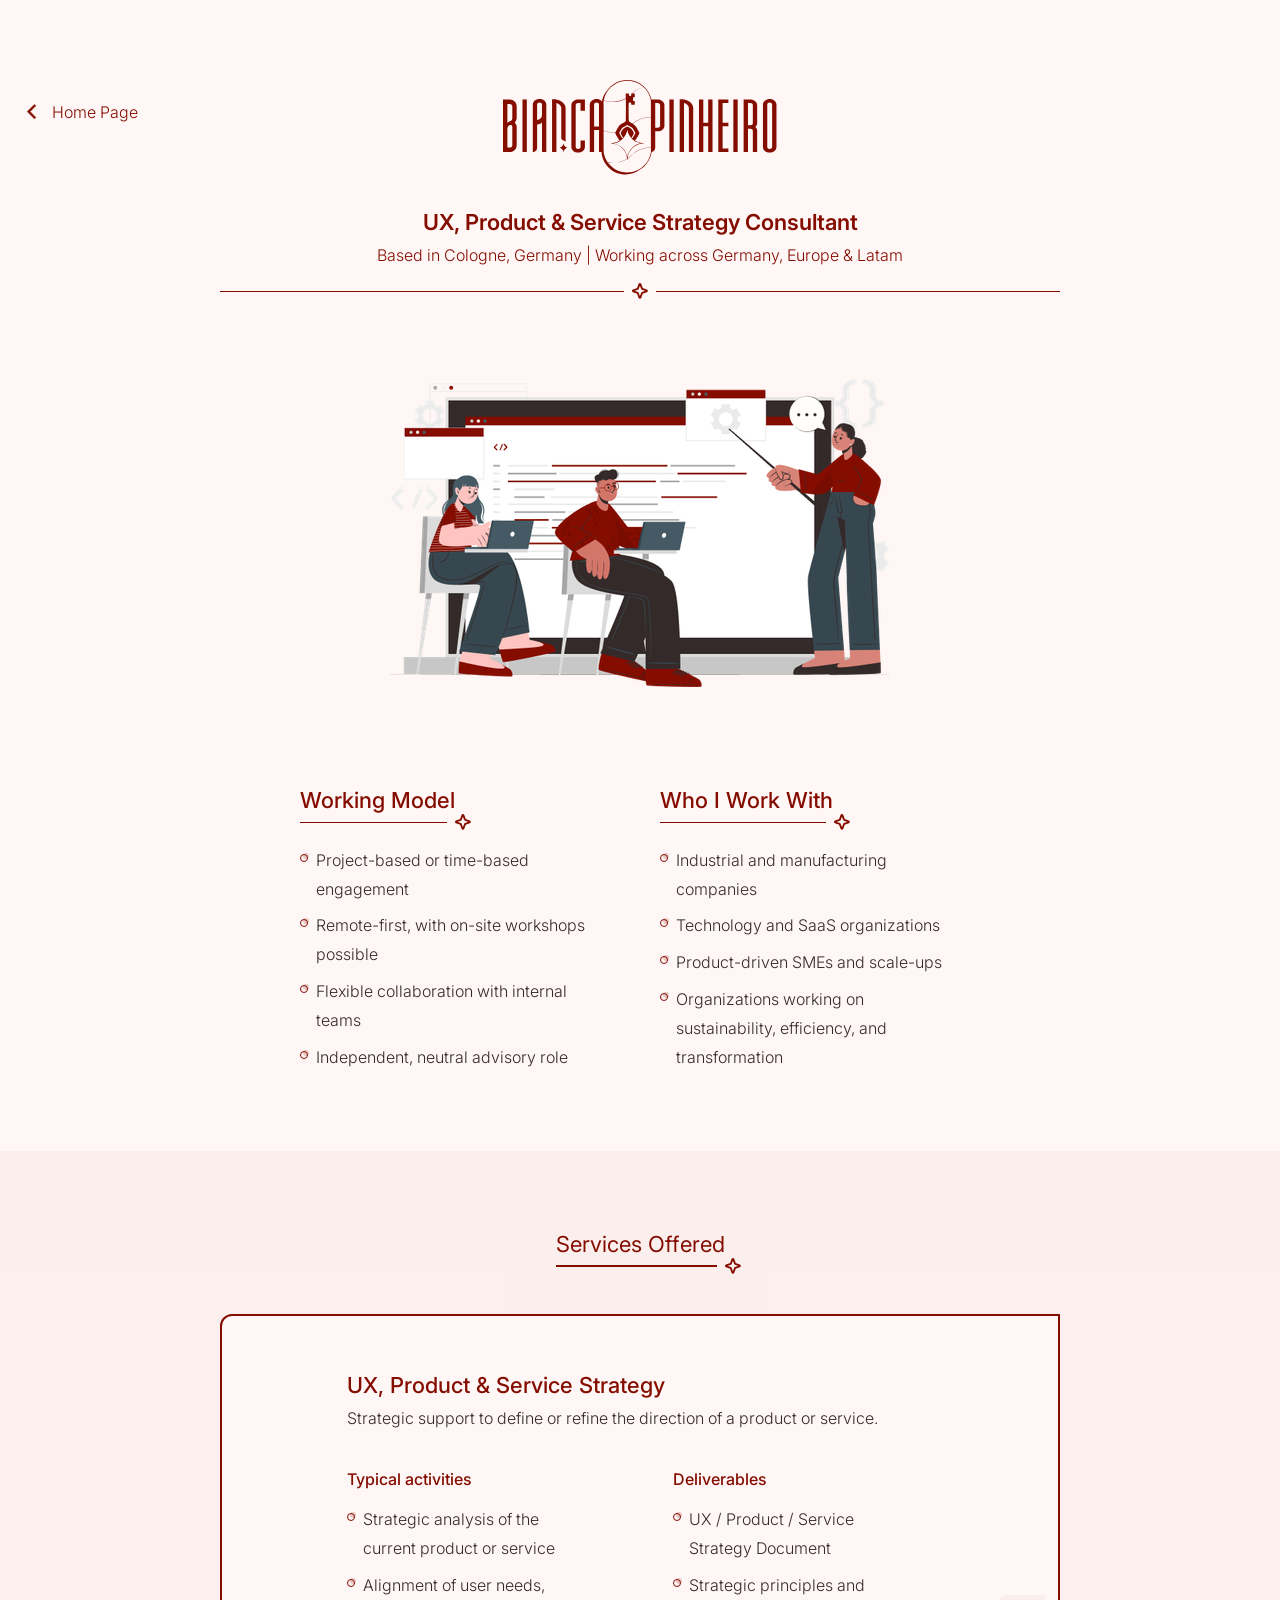
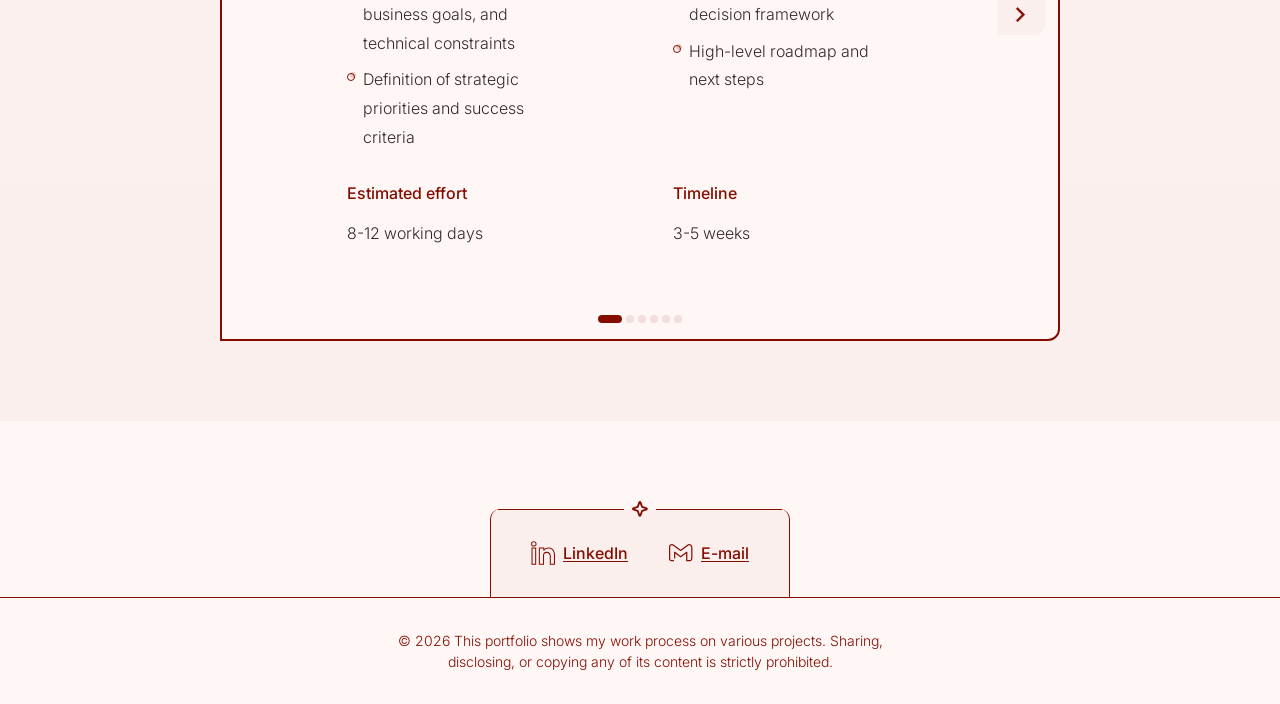
<file: consulting/index.html>
<!DOCTYPE html><html lang="en"> <head><meta charset="UTF-8"><meta name="viewport" content="width=device-width"><link rel="icon" type="image/svg+xml" href="/favicon.svg"><link rel="icon" href="/favicon.ico"><meta name="generator" content="Astro v5.17.3"><meta name="keywords" content="Bianca Pinheiro, Product Design Leader, UX Strategy Consultant, Product Strategy Consultant, Service Design Consultant, Design Leadership, UX Research, Product Design, Design Operations, Design Governance, Design Systems, Product Maturity, Enterprise UX, B2B UX, B2C Product Design, Internal Tools UX, Digital Product Consulting, Complex Systems Design, Independent Consultant, Cologne Germany, Europe LATAM"><meta name="description" content="Bianca Pinheiro is a Product Design Leader and independent UX, Product, and Service Strategy consultant based in Cologne, helping organizations scale digital products, design operations, and decision-making in complex environments."><meta property="og:title" content="Bianca Pinheiro | Consulting"><meta property="og:description" content="Bianca Pinheiro is a Product Design Leader and independent UX, Product, and Service Strategy consultant based in Cologne, helping organizations scale digital products, design operations, and decision-making in complex environments."><meta property="og:image" content="/share.jpg"><meta property="og:type" content="website"><meta name="astro-view-transitions-enabled" content="true"><meta name="astro-view-transitions-fallback" content="animate"><script type="module" src="/assets/ClientRouter.astro_astro_type_script_index_0_lang.CDGfc0hd.js"></script><title>Bianca Pinheiro | Consulting</title><link rel="stylesheet" href="/assets/loot-studios.DgX0TpjJ.css">
<style>.divider[data-astro-cid-nedvhkyt]{color:var(--color-brand);display:flex;gap:8px;align-items:center}.divider--light[data-astro-cid-nedvhkyt]{color:var(--color-brand-50)}.divider__line[data-astro-cid-nedvhkyt]{background-color:var(--color-brand);flex:1;height:.5px}.divider__line--light[data-astro-cid-nedvhkyt]{background-color:var(--color-brand-50)}.divider__line--thick[data-astro-cid-nedvhkyt]{height:2px}.section[data-astro-cid-xqj3hrla]{padding:80px var(--layout-side-padding-mobile);position:relative}@media(min-width:1024px){.section[data-astro-cid-xqj3hrla]{padding:80px var(--layout-side-padding)}}.section--secondary[data-astro-cid-xqj3hrla]{background-color:var(--color-background-secondary)}.section--center[data-astro-cid-xqj3hrla]{text-align:center}.section--no-padding-bottom[data-astro-cid-xqj3hrla]{padding-bottom:0}.section__content[data-astro-cid-xqj3hrla]{margin:0 auto;max-width:var(--layout-max-width)}.section__divider[data-astro-cid-xqj3hrla]{position:absolute;bottom:-8px;left:0;width:100%}.heading[data-astro-cid-lixdxnow]{color:var(--color-brand);font-weight:400;line-height:1.2}.heading--bolder[data-astro-cid-lixdxnow]{font-weight:500}.heading--boldest[data-astro-cid-lixdxnow]{font-weight:600}.heading--center[data-astro-cid-lixdxnow]{margin:0 auto;text-align:center}.heading--divider[data-astro-cid-lixdxnow]{width:max-content}.heading--margin[data-astro-cid-lixdxnow]{margin-bottom:40px}.heading--h1[data-astro-cid-lixdxnow]{font-size:var(--font-size-huge)}.heading--h2[data-astro-cid-lixdxnow],.heading--h3[data-astro-cid-lixdxnow]{font-size:var(--font-size-large)}.heading__divider[data-astro-cid-lixdxnow]{width:110%}
.card[data-astro-cid-hxngzm7p]{border-top-left-radius:var(--border-radius-large);border-bottom-right-radius:var(--border-radius-large);background-color:var(--color-background-primary);border:var(--border-width-large) solid var(--color-brand);padding:16px}.card--center[data-astro-cid-hxngzm7p]{text-align:center}
.bullet[data-astro-cid-q3cdvxzb]{border:var(--border-width-small) solid var(--color-brand);border-radius:50%;display:inline-block;margin-top:8px;position:relative;height:8px;min-width:8px;width:8px}.bullet[data-astro-cid-q3cdvxzb]:after{content:"";background-color:var(--color-brand-20);border-radius:50%;display:block;position:absolute;left:2px;bottom:2px;height:100%;width:100%}.list__icon[data-astro-cid-rlrw54xu]{margin-bottom:12px}.list__divider[data-astro-cid-rlrw54xu]{width:110%}.list__description[data-astro-cid-rlrw54xu]{margin-top:16px;white-space:break-spaces}.list__container[data-astro-cid-rlrw54xu]{display:flex;flex-direction:column;gap:8px;margin-top:16px}.list__container--background[data-astro-cid-rlrw54xu]{border-top-left-radius:var(--border-radius-normal);border-bottom-right-radius:var(--border-radius-normal);background-color:var(--color-background-primary);padding:4px}.list__container--compact[data-astro-cid-rlrw54xu]{gap:2px;margin-top:8px}.list__description[data-astro-cid-rlrw54xu]~.list__container[data-astro-cid-rlrw54xu]{margin-top:8px}.list__item[data-astro-cid-rlrw54xu]{display:inline-flex;gap:8px;align-items:flex-start;line-height:1.8;max-width:calc(100% - 32px)}.list__item--compact[data-astro-cid-rlrw54xu]{line-height:1.6}
.contact__card[data-astro-cid-v2l36zm6]{margin:0 auto;position:relative;width:300px}.contact__top[data-astro-cid-v2l36zm6]{border-radius:var(--border-radius-normal);margin:0 8px -8px}.contact__list[data-astro-cid-v2l36zm6]{background-color:var(--color-background-secondary);border-left:1px solid var(--color-brand);border-right:1px solid var(--color-brand);border-top-left-radius:var(--border-radius-normal);border-top-right-radius:var(--border-radius-normal);display:flex;justify-content:space-between;gap:40px;padding:32px 40px}.contact__item[data-astro-cid-v2l36zm6]{color:var(--color-brand);font-weight:500;text-decoration:underline;text-underline-offset:2px;display:flex;gap:8px;align-items:flex-start;height:100%}.hero__headtitle[data-astro-cid-lojdyfuf]{display:block;margin:0 auto}.hero__image[data-astro-cid-lojdyfuf]{display:block;height:auto;width:280px;margin:80px auto 0;max-width:90%}@media(min-width:1024px){.hero__image[data-astro-cid-lojdyfuf]{width:500px}}.hero__info[data-astro-cid-lojdyfuf]{display:grid;gap:40px;grid-template-columns:repeat(auto-fit,minmax(280px,320px));justify-content:center;margin:100px auto 0}.services__item[data-astro-cid-b5cvv3qc]{padding:20px 8px}@media(min-width:1024px){.services__item[data-astro-cid-b5cvv3qc]{padding:40px}}.services__description[data-astro-cid-b5cvv3qc]{margin:8px 0 40px}.services__service[data-astro-cid-b5cvv3qc]{display:grid;gap:32px 40px;grid-template-columns:repeat(auto-fit,260px);grid-template-rows:1fr auto;justify-content:space-between}
.carousel__content[data-astro-cid-xvyq73xi]{display:flex;gap:8px;align-items:center;justify-content:space-between}@media(min-width:1024px){.carousel__content[data-astro-cid-xvyq73xi]{gap:24px}}.carousel__slides[data-astro-cid-xvyq73xi]{overflow:hidden}.carousel__list[data-astro-cid-xvyq73xi]{display:grid;grid-template-columns:repeat(var(--total-slides),1fr);width:calc(100% * var(--total-slides))}.carousel__control[data-astro-cid-xvyq73xi]{width:45px}.carousel__button[data-astro-cid-xvyq73xi]{border-top-left-radius:var(--border-radius-normal);border-bottom-right-radius:var(--border-radius-normal);background-color:var(--color-background-secondary);color:var(--color-brand);cursor:pointer;display:none;padding:8px}@media(min-width:1024px){.carousel__button[data-astro-cid-xvyq73xi]{padding:12px 16px}}.carousel__slides[data-astro-cid-xvyq73xi]{flex:1}.carousel__indicators[data-astro-cid-xvyq73xi]{display:flex;gap:4px;justify-content:center;margin-top:16px}
.headtitle__image[data-astro-cid-jmfhnrfj]{display:inline-block;height:95px;margin-bottom:24px}.headtitle__image--small[data-astro-cid-jmfhnrfj]{height:72px}.headtitle__location[data-astro-cid-jmfhnrfj]{color:var(--color-brand);margin:8px 0 16px;text-align:center}
</style></head> <body> <script type="module">class t extends HTMLElement{button;dialog;activeClass="menu__button--active";constructor(){super(),this.button=this.querySelector(".menu__button"),this.dialog=this.querySelector(".menu__dialog"),this.addEventListener("click",()=>{this.dialog.open?(this.button.classList.remove(this.activeClass),this.dialog.close()):(this.button.classList.add(this.activeClass),this.dialog.showModal())})}}customElements.define("hamburger-el",t);</script> <Hamburger-El data-astro-cid-jqpvwz3q="true" class="menu__hamburger menu__hamburger--single">  <nav class="nav" data-astro-cid-6kfx2g4n> <ul class="nav__list" data-astro-cid-6kfx2g4n> <li data-astro-cid-6kfx2g4n> <a href="/" class="nav__link" data-astro-cid-6kfx2g4n> <div class="icon  icon--s" aria-hidden="true" data-astro-cid-6kfx2g4n="true" data-astro-cid-fq7qby27> <svg class="icon__image icon__image--s" data-astro-cid-fq7qby27> <use href="/assets/sprite.DRo2ry-S.svg#arrow-left" data-astro-cid-fq7qby27></use> </svg> </div>  Home Page </a> </li> </ul> </nav>  </Hamburger-El> <aside class="menu__aside" data-astro-cid-jqpvwz3q> <nav class="nav" data-astro-cid-6kfx2g4n> <ul class="nav__list" data-astro-cid-6kfx2g4n> <li data-astro-cid-6kfx2g4n> <a href="/" class="nav__link" data-astro-cid-6kfx2g4n> <div class="icon  icon--s" aria-hidden="true" data-astro-cid-6kfx2g4n="true" data-astro-cid-fq7qby27> <svg class="icon__image icon__image--s" data-astro-cid-fq7qby27> <use href="/assets/sprite.DRo2ry-S.svg#arrow-left" data-astro-cid-fq7qby27></use> </svg> </div>  Home Page </a> </li> </ul> </nav>  </aside>  <main>  <section class="section section--primary" data-astro-cid-xqj3hrla> <div class="section__content" data-astro-cid-xqj3hrla>  <h1 class="heading heading--h1  heading--center" data-astro-cid-jmfhnrfj="true" data-astro-cid-lixdxnow> <svg width="274" height="95" viewBox="0 0 274 95" fill="none" data-astro-cid-jmfhnrfj="true" class="headtitle__image">
<path d="M141.583 85.1027L140.72 85.9641L141.045 86.2892L141.908 85.4278L141.583 85.1027Z" fill="#850D00" />
<path d="M148.69 21.3265C148.535 20.1514 148.299 18.9907 147.976 17.8587C147.366 15.6982 146.456 13.6239 145.268 11.6961C144.266 10.0671 143.065 8.55013 141.704 7.18831C141.701 7.18544 141.698 7.18257 141.695 7.1797C141.629 7.11362 141.563 7.04754 141.496 6.98433C136.876 2.47655 130.782 0 124.311 0C120.33 0 116.378 0.971083 112.88 2.81269C110.946 3.824 109.146 5.09962 107.534 6.60509C107.103 7.00731 106.723 7.38943 106.368 7.77154C106.282 7.86348 106.196 7.95541 106.118 8.04448C105.98 8.19388 105.845 8.34902 105.706 8.50703C105.603 8.6277 105.496 8.75412 105.393 8.87766C105.378 8.89489 105.367 8.90926 105.355 8.9265C105.352 8.92937 105.352 8.92937 105.349 8.93512C105.349 8.93512 105.349 8.93512 105.347 8.93799C105.148 9.13335 104.955 9.33447 104.768 9.53558L104.826 9.59017C104.785 9.64475 104.748 9.69359 104.708 9.74531C104.595 9.89183 104.486 10.0412 104.376 10.1878C104.31 10.2797 104.244 10.3745 104.178 10.4664L103.939 10.8112C103.93 10.8256 103.919 10.8371 103.913 10.8543C103.91 10.8572 103.907 10.8629 103.904 10.8687C101.826 13.3883 100.249 16.336 99.3245 19.5624C99.3014 19.6371 99.2813 19.7118 99.2611 19.7865C98.6941 21.8379 98.3889 23.9984 98.3889 26.2307V49.6919V49.9476V70.3087C98.3889 74.2994 99.3561 78.063 101.072 81.3814C101.124 81.4819 101.175 81.5825 101.23 81.6831C102.361 83.8033 103.801 85.734 105.488 87.4176C109.834 91.7588 115.825 94.4565 122.449 94.5054C128.246 94.5485 133.592 92.4914 137.789 89.0552C137.795 89.0524 137.8 89.0495 137.806 89.0409C137.832 89.0208 137.861 89.0035 137.884 88.9863C138.088 88.8484 138.293 88.7076 138.485 88.564C138.641 88.4548 138.796 88.3399 138.946 88.2249C139.058 88.1387 139.171 88.0526 139.277 87.9692C139.608 87.7107 139.945 87.432 140.279 87.1447C140.411 87.0298 140.544 86.9148 140.688 86.7884L140.716 86.7568C140.852 86.6361 140.987 86.5097 141.119 86.3833C141.404 86.1161 141.692 85.8288 141.997 85.5071C143.204 84.2429 144.28 82.8495 145.198 81.3584C145.224 81.3182 145.247 81.2808 145.27 81.2406C145.504 80.8556 145.737 80.4477 145.967 80.0282C146.514 79.0054 146.992 77.9424 147.395 76.842C147.582 76.3335 147.752 75.8135 147.904 75.2934C148.339 73.8081 148.635 72.2882 148.785 70.7655C148.788 70.7339 148.791 70.7023 148.794 70.6736C148.866 69.9094 148.903 69.1222 148.903 68.3378V67.8236V67.5937V37.2574V37.0305V24.5472C148.9 23.464 148.831 22.3895 148.69 21.3265ZM113.199 3.42465C116.599 1.63763 120.442 0.689527 124.311 0.689527C130.454 0.689527 136.243 2.98508 140.693 7.17395C136.468 8.21111 132.455 10.3056 129.078 13.4515H128.623C128.402 13.4515 128.223 13.6296 128.223 13.8509V14.911C128.223 15.454 127.783 15.8936 127.239 15.8936H126.896C126.338 15.8936 125.889 15.4282 125.912 14.8708C125.929 14.4801 125.946 14.0893 125.966 13.7015C125.966 13.5636 125.851 13.4544 125.71 13.4544H122.921C122.78 13.4544 122.664 13.5636 122.664 13.7015C122.722 15.2328 122.771 16.79 122.811 18.3701C116.075 22.1913 107.981 22.7917 100.818 20.1629C100.842 20.0307 100.867 19.9015 100.893 19.7779C100.913 19.6687 100.937 19.5624 100.96 19.4533L100.968 19.4159C101.006 19.2493 101.043 19.0798 101.086 18.9074C101.126 18.7379 101.167 18.5713 101.213 18.4046C101.245 18.284 101.279 18.169 101.316 18.0311C101.337 17.9478 101.363 17.8616 101.391 17.7725C101.435 17.6174 101.483 17.4651 101.535 17.2985C101.573 17.1836 101.607 17.0715 101.648 16.9566C101.668 16.8963 101.688 16.8388 101.708 16.7814C101.763 16.6262 101.817 16.4682 101.875 16.3131C101.93 16.1694 101.981 16.0229 102.048 15.8677C102.059 15.8333 102.074 15.7988 102.085 15.7672C102.148 15.612 102.212 15.4569 102.281 15.2989C102.33 15.1753 102.384 15.0547 102.448 14.9139C102.477 14.8449 102.508 14.776 102.546 14.6955C102.603 14.5663 102.661 14.437 102.724 14.3077C102.79 14.1726 102.854 14.0405 102.929 13.894C102.949 13.8451 102.972 13.802 103 13.7503C103.07 13.6124 103.139 13.4774 103.216 13.3423C103.372 13.0407 103.542 12.7448 103.714 12.4546L103.729 12.4345C103.743 12.4086 103.755 12.3885 103.772 12.3655L103.786 12.3454C103.853 12.2305 103.922 12.1156 104.002 11.9863C104.02 11.9604 104.034 11.9317 104.06 11.8943C104.115 11.811 104.169 11.7248 104.224 11.6386L104.325 11.4835C104.385 11.3916 104.448 11.2967 104.512 11.2019L104.598 11.0755C104.61 11.0612 104.621 11.0439 104.641 11.0152L104.742 10.8715C104.808 10.7796 104.869 10.6877 104.938 10.5986C105.041 10.4549 105.148 10.3113 105.26 10.1676C105.367 10.024 105.476 9.88322 105.588 9.74244C105.701 9.60453 105.813 9.46375 105.928 9.32872C106.032 9.20518 106.135 9.08451 106.236 8.96385C106.368 8.81445 106.504 8.66218 106.639 8.50991C106.714 8.42372 106.795 8.33753 106.878 8.25134C107.223 7.88072 107.595 7.50722 108.012 7.11649C109.57 5.6455 111.32 4.40722 113.199 3.42465ZM132.397 52.9872C130.943 55.8919 130.273 57.2278 129.115 58.265C128.905 58.0495 128.701 57.8312 128.508 57.6071C128.476 57.5697 128.445 57.5353 128.416 57.4979C129.294 56.6561 129.85 55.5442 130.998 53.2573C128.767 48.8099 128.767 48.8099 124.311 46.5833C119.852 48.8099 119.852 48.8099 117.627 53.2573C118.775 55.5557 119.334 56.6676 120.218 57.5094C120.189 57.5467 120.157 57.5812 120.125 57.6186C119.93 57.8427 119.728 58.061 119.518 58.2736C118.355 57.2365 117.687 55.9005 116.228 52.9872C118.922 47.6061 118.922 47.6061 124.311 44.9169C129.703 47.6089 129.703 47.6089 132.397 52.9872ZM122.794 40.1419V40.1621C122.759 41.0843 122.201 41.906 121.381 42.3312C116.334 44.9485 115.69 45.9397 112.552 52.1943C108.464 52.6109 104.293 52.0736 100.415 50.5739V24.5472C100.415 24.3202 100.418 24.0903 100.427 23.8576C100.43 23.6967 100.436 23.5387 100.444 23.375C100.482 22.6193 100.554 21.8695 100.66 21.1311C100.68 20.999 100.698 20.8639 100.723 20.726C100.741 20.6111 100.761 20.5048 100.778 20.3956C103.709 21.4673 106.795 22.0045 109.88 22.0045C114.354 22.0045 118.819 20.8812 122.82 18.6345C122.984 25.3631 122.995 32.5313 122.794 40.1419ZM104.8 82.3984C104.463 81.9215 104.158 81.4618 103.87 80.9878C103.772 80.8269 103.674 80.6574 103.579 80.4965C103.283 79.9794 103.009 79.4622 102.77 78.9623C102.618 78.6463 102.459 78.3015 102.292 77.905C101.046 74.9659 100.415 71.8429 100.415 68.6194V50.8124C103.452 51.9759 106.665 52.5563 109.878 52.5563C110.73 52.5563 111.582 52.5132 112.431 52.4328C112.342 52.6138 112.25 52.7976 112.155 52.9872C113.044 54.7657 113.741 56.1562 114.368 57.2824C115.166 58.7161 115.859 59.7216 116.711 60.572C116.044 61.0059 115.338 61.3909 114.61 61.7213C112.514 62.6694 110.275 63.1491 107.955 63.1491V63.6088C116.524 63.6088 123.554 70.3087 124.063 78.7353C118.289 82.4559 111.343 83.6798 104.8 82.3984ZM110.724 63.379C112.126 63.1463 113.49 62.7297 114.797 62.1378C115.577 61.7845 116.337 61.3679 117.051 60.8967C117.097 60.868 117.14 60.8392 117.184 60.8105C117.572 60.5548 117.955 60.2732 118.318 59.9802C118.793 59.6067 119.256 59.1959 119.691 58.7563C119.751 58.696 119.812 58.6356 119.869 58.5724C120.082 58.3569 120.284 58.1357 120.477 57.9116C120.505 57.88 120.531 57.8455 120.56 57.8139C122.538 55.5213 123.825 52.7689 124.323 49.8154C124.818 52.766 126.102 55.5126 128.073 57.8024C128.099 57.8369 128.128 57.8685 128.157 57.9001C128.353 58.1271 128.554 58.3483 128.764 58.5609C128.828 58.6241 128.891 58.6873 128.954 58.7505C129.389 59.1844 129.847 59.5923 130.316 59.963C130.676 60.2531 131.056 60.5347 131.447 60.7933C131.49 60.8249 131.536 60.8536 131.582 60.8823C132.296 61.3564 133.053 61.773 133.831 62.1235C135.14 62.7182 136.505 63.1377 137.913 63.3732C134.536 63.9364 131.424 65.5309 128.954 67.9959C126.482 70.461 124.887 73.5696 124.323 76.9426C123.151 70.0243 117.664 64.5454 110.724 63.379ZM148.212 68.3321C148.212 69.0963 148.175 69.8577 148.106 70.6018C148.1 70.6564 148.097 70.7052 148.089 70.7598C147.942 72.2164 147.657 73.6731 147.239 75.0923C146.995 75.9313 146.701 76.7558 146.364 77.5631C146.062 78.2929 145.725 79.0025 145.354 79.6949C145.308 79.7811 145.262 79.8644 145.216 79.9477C145.037 80.2695 144.859 80.5827 144.677 80.8786C143.768 82.3697 142.7 83.766 141.494 85.0273C141.197 85.3404 140.918 85.6162 140.642 85.8748C140.506 86.0041 140.368 86.1334 140.23 86.2569L140.204 86.2828C140.083 86.3919 139.959 86.504 139.83 86.6132C139.504 86.8976 139.176 87.1677 138.851 87.4205C138.747 87.5067 138.638 87.5871 138.534 87.6647C138.388 87.7739 138.238 87.8859 138.082 87.9951C137.89 88.1359 137.697 88.2709 137.495 88.4059C137.42 88.4548 137.348 88.5036 137.274 88.5553L137.207 88.6013C137.19 88.6099 137.17 88.6214 137.153 88.6329L137.112 88.6588C136.977 88.745 136.839 88.834 136.698 88.9202C136.548 89.0121 136.393 89.1098 136.246 89.1931L136.18 89.2305C136.05 89.3052 135.921 89.3799 135.788 89.4546C135.592 89.5666 135.391 89.6758 135.181 89.785C135.04 89.8597 134.899 89.9315 134.749 90.0033C134.634 90.0637 134.516 90.1211 134.389 90.1815C134.274 90.2361 134.159 90.2906 134.044 90.3424L134.021 90.351C133.98 90.3711 133.94 90.3912 133.897 90.4113L133.865 90.4257C133.796 90.4573 133.721 90.4889 133.638 90.5234C133.503 90.5837 133.364 90.6383 133.218 90.7015C133.094 90.7561 132.967 90.8049 132.84 90.8538L132.607 90.9457C132.507 90.983 132.403 91.0204 132.288 91.0635C132.219 91.0894 132.144 91.1152 132.072 91.1382L132.023 91.1554C131.873 91.21 131.721 91.2617 131.559 91.3134C131.439 91.3508 131.321 91.391 131.197 91.4284L131.165 91.4399C131.122 91.4542 131.079 91.4657 131.024 91.483C130.912 91.5174 130.797 91.5519 130.661 91.5864C130.627 91.5979 130.595 91.6065 130.563 91.618L130.52 91.6323C130.365 91.6754 130.212 91.7128 130.06 91.7501L129.985 91.7703C129.87 91.8019 129.752 91.8306 129.631 91.8564C129.55 91.8766 129.467 91.8967 129.386 91.9139C129.274 91.9398 129.159 91.9628 129.029 91.9886C128.974 92.003 128.925 92.0145 128.851 92.0259C128.741 92.0489 128.635 92.0691 128.508 92.092C128.442 92.1064 128.373 92.1179 128.295 92.1294C128.125 92.161 127.953 92.1897 127.78 92.2156C127.65 92.2357 127.521 92.2529 127.38 92.2702C127.305 92.2817 127.227 92.2903 127.141 92.3018L126.974 92.3219C126.841 92.3362 126.706 92.3535 126.568 92.365C125.759 92.4454 124.936 92.4828 124.121 92.4741C117.808 92.4311 111.872 89.9487 107.405 85.4898C106.861 84.9468 106.343 84.378 105.862 83.7947C105.597 83.4729 105.364 83.177 105.154 82.8926C105.099 82.8208 105.044 82.7461 104.993 82.6714C106.605 82.973 108.237 83.1224 109.872 83.1224C114.817 83.1224 119.763 81.7463 124.072 78.9968C124.084 79.2352 124.089 79.4737 124.089 79.715H124.55C124.55 79.3617 124.561 79.0111 124.585 78.6635C125.969 77.7355 127.285 76.661 128.508 75.44L128.574 75.3739C133.954 70.0042 141.134 67.4731 148.209 67.7833V68.3321H148.212ZM148.212 67.5506C141.076 67.2375 133.839 69.7945 128.413 75.2073L128.347 75.2733C127.178 76.4398 125.926 77.4712 124.608 78.3676C124.921 74.5723 126.551 71.0442 129.277 68.3235C132.328 65.2809 136.378 63.606 140.688 63.606V63.1463C138.362 63.1463 136.119 62.6636 134.021 61.7098C133.295 61.3822 132.59 60.9973 131.922 60.5606C132.774 59.7101 133.465 58.7017 134.265 57.2652C134.268 57.2623 134.268 57.2623 134.268 57.2623C134.896 56.139 135.587 54.757 136.473 52.9844C133.632 47.313 132.783 45.6179 129.737 43.716C134.965 39.0904 141.635 36.9242 148.212 37.2143V67.5506ZM129.536 43.5925C128.877 43.1902 128.114 42.7765 127.213 42.3111C126.398 41.8887 125.842 41.0728 125.802 40.1563C125.799 40.1448 125.799 40.1362 125.799 40.1247C125.627 35.0078 125.652 26.2997 125.667 23.3922C125.67 22.8521 126.11 22.4154 126.651 22.4154H127.236C127.78 22.4154 128.22 22.8549 128.22 23.3979V24.4552C128.22 24.6764 128.399 24.8574 128.623 24.8574H131.346C131.565 24.8574 131.744 24.6793 131.744 24.4581V21.3696C131.744 21.1742 131.585 21.0162 131.392 21.0162H130.457C130.238 21.0162 130.06 20.8381 130.06 20.6197V17.6864C130.06 17.4651 130.238 17.287 130.46 17.287H131.395C131.591 17.287 131.747 17.1319 131.747 16.9365V13.848C131.747 13.6296 131.568 13.4515 131.349 13.4515H129.418C132.766 10.3917 136.729 8.36338 140.892 7.36357C141.001 7.467 141.108 7.57043 141.214 7.67673C142.539 8.99832 143.707 10.4722 144.68 12.0552V12.0581C146.428 14.888 147.55 18.0426 147.996 21.3265C148.14 22.3895 148.212 23.464 148.212 24.5443V36.9874C141.557 36.7001 134.815 38.9008 129.536 43.5925Z" fill="#850D00" />
<path d="M60.4945 63.1434C60.4945 65.709 58.4104 67.7891 55.8398 67.7891C58.4104 67.7891 60.4945 69.8692 60.4945 72.4348C60.4945 69.8692 62.5787 67.7891 65.1493 67.7891C62.5787 67.792 60.4945 65.7119 60.4945 63.1434Z" fill="#850D00" />
<path d="M60.4945 63.1434C60.4945 65.709 58.4104 67.7891 55.8398 67.7891C58.4104 67.7891 60.4945 69.8692 60.4945 72.4348C60.4945 69.8692 62.5787 67.7891 65.1493 67.7891C62.5787 67.792 60.4945 65.7119 60.4945 63.1434Z" fill="#850D00" />
<path d="M23.8149 19.4705H19.4855V71.9923H23.8149V19.4705Z" fill="#850D00" />
<path d="M62.6046 28.0982V61.4627C62.5786 61.4943 62.5297 61.5086 62.4894 61.4799C61.9194 61.0892 61.2545 60.6697 60.5406 60.4801C59.6799 60.2531 58.9775 59.6814 58.586 58.9373C58.3902 58.5609 58.2952 58.1443 58.2751 57.722V28.0982C58.2751 28.0609 58.2751 28.0264 58.2722 27.989C58.2204 25.886 56.6084 24.0961 54.0493 23.1997C53.842 23.125 53.6232 23.0589 53.4016 22.9957V71.9894H49.0692V19.2435H51.3289C51.9709 19.2435 52.6071 19.2924 53.2404 19.3929C58.1427 20.1342 62.6046 23.645 62.6046 28.0982Z" fill="#850D00" />
<path d="M68.3791 25.0988V66.8898C68.3791 69.9669 71.4448 72.5152 75.1439 72.5152C78.8401 72.5152 81.9087 69.964 81.9087 66.8898V60.5864H77.5792V66.8898C77.5792 68.0161 76.4968 68.9153 75.1439 68.9153C73.788 68.9153 72.7057 68.0161 72.7057 66.8898V25.0988C72.7057 23.9726 73.788 23.0733 75.1439 23.0733C76.4076 23.0733 77.5792 23.0733 77.5792 23.0733V30.6523H81.9087V19.4705C81.9087 19.4705 76.4076 19.4705 75.1439 19.4705C71.4448 19.4705 68.3791 22.0218 68.3791 25.0988Z" fill="#850D00" />
<path d="M93.547 18.9447C89.848 18.9447 86.7822 21.496 86.7822 24.5701V71.9895H91.1146V50.0797H95.9852V71.9895H100.318V24.573C100.312 21.496 97.2432 18.9447 93.547 18.9447ZM95.9823 46.4798H91.1117V24.5701C91.1117 23.4468 92.1941 22.5475 93.547 22.5475C94.9 22.5475 95.9823 23.4468 95.9823 24.5701V46.4798Z" fill="#850D00" />
<path d="M154.666 19.4705H147.901V71.9923C150.294 71.9923 152.234 70.0559 152.234 67.6684V51.3583H154.669C158.365 51.3583 161.434 48.807 161.434 45.73V25.0959C161.431 22.0218 158.362 19.4705 154.666 19.4705ZM157.102 45.73C157.102 46.8562 156.019 47.7555 154.666 47.7555H152.231V23.0704H154.666C156.019 23.0704 157.102 23.9697 157.102 25.0959V45.73Z" fill="#850D00" />
<path d="M170.723 19.4705H166.391V71.9923H170.723V19.4705Z" fill="#850D00" />
<path d="M178.933 19.2435H176.676V71.9923H181.009V22.9986C183.985 23.8231 185.882 25.7739 185.882 28.0982V71.9923H190.212V28.0982C190.206 23.0704 184.523 19.2435 178.933 19.2435Z" fill="#850D00" />
<path d="M205.183 42.7306H200.31V19.4705H195.98V71.9923H200.31V46.3305H205.183V71.9923H209.51V19.4705H205.183V42.7306Z" fill="#850D00" />
<path d="M215.285 71.9923H225.389V68.3896H219.614V46.2558H225.389V42.653H219.614V23.0704H225.389V19.4705H215.285V71.9923Z" fill="#850D00" />
<path d="M234.681 19.4705H230.351V71.9923H234.681V19.4705Z" fill="#850D00" />
<path d="M247.401 19.4705H240.637V71.9923H244.969V48.807H247.404C248.668 48.807 249.84 49.6344 249.84 50.8325V71.9923H254.172V50.8325C254.172 49.4075 253.542 47.9825 252.278 47.0056C253.449 45.9541 254.172 44.6066 254.172 43.1787V25.0959C254.166 22.0218 251.098 19.4705 247.401 19.4705ZM249.834 43.1816C249.834 44.3078 248.752 45.2071 247.399 45.2071H244.963V23.0733H247.399C248.752 23.0733 249.834 23.9726 249.834 25.0988V43.1816Z" fill="#850D00" />
<path d="M266.706 18.9447C263.009 18.9447 259.941 21.496 259.941 24.5701V66.8869C259.941 69.964 263.009 72.5123 266.706 72.5123C270.405 72.5123 273.47 69.9611 273.47 66.8869V24.573C273.47 21.496 270.405 18.9447 266.706 18.9447ZM269.138 66.8898C269.138 68.0161 268.056 68.9153 266.703 68.9153C265.35 68.9153 264.267 68.0161 264.267 66.8898V24.573C264.267 23.4496 265.35 22.5504 266.703 22.5504C268.056 22.5504 269.138 23.4496 269.138 24.573V66.8898Z" fill="#850D00" />
<path d="M43.2889 24.2857C43.2861 24.1909 43.2745 24.0932 43.263 24.0013C43.2544 23.9122 43.24 23.8231 43.2227 23.737C43.2198 23.7226 43.2199 23.7111 43.217 23.6967C43.1997 23.6105 43.1796 23.5301 43.1623 23.4439C43.1162 23.2629 43.0586 23.0848 42.9953 22.9095C42.9665 22.8348 42.9349 22.7573 42.9032 22.6826C42.9003 22.6739 42.8946 22.6596 42.8859 22.6452C42.8485 22.559 42.8053 22.4786 42.765 22.3924C42.7247 22.3177 42.6844 22.2372 42.6441 22.1654C42.6412 22.1597 42.6355 22.151 42.6297 22.1453C42.5837 22.0649 42.5376 21.9902 42.4858 21.9155C42.4253 21.8206 42.3563 21.723 42.2872 21.6282C42.2267 21.5477 42.1663 21.4701 42.1001 21.3897C42.0396 21.3179 41.9792 21.246 41.9043 21.1713C41.8554 21.1139 41.8007 21.0564 41.746 21.0047C41.6049 20.8553 41.4495 20.7174 41.2883 20.5852C41.2365 20.5421 41.1818 20.4991 41.13 20.4588C41.0638 20.4042 40.9947 20.3525 40.9227 20.3037C40.7701 20.1916 40.6089 20.0853 40.442 19.9877C40.3758 19.9474 40.3067 19.9072 40.2376 19.8727C40.1743 19.8354 40.1109 19.8038 40.0447 19.7693C39.9526 19.7205 39.8605 19.6745 39.7655 19.6314C39.7626 19.6285 39.7597 19.6257 39.7511 19.6257C39.6475 19.5797 39.5438 19.5337 39.4373 19.4935C39.3567 19.4619 39.279 19.4303 39.1984 19.4044C39.1754 19.3958 39.1523 19.3843 39.1293 19.3786C39.0602 19.3527 38.9911 19.3297 38.9221 19.3096C38.8616 19.2895 38.8069 19.2694 38.7465 19.2579C38.6774 19.2349 38.6112 19.2148 38.5421 19.1976C38.4356 19.1717 38.3262 19.1459 38.2197 19.1171C38.093 19.0913 37.9663 19.0683 37.8368 19.0453C37.8051 19.0424 37.7735 19.0367 37.7447 19.0309C37.6526 19.0137 37.5605 19.0051 37.4683 18.9936C37.4252 18.9878 37.382 18.9792 37.3388 18.9792C37.2179 18.962 37.0941 18.9562 36.9732 18.9505C36.8322 18.9419 36.6882 18.9361 36.5443 18.9361C36.4407 18.9361 36.3428 18.939 36.2449 18.9419C36.1643 18.9447 36.0866 18.9476 36.0117 18.9562C35.9398 18.9591 35.8707 18.9649 35.8016 18.9735C35.7152 18.9792 35.6289 18.9907 35.5454 18.9993C35.5281 19.0022 35.5166 19.0022 35.4994 19.0051C35.4274 19.0137 35.3554 19.0252 35.2806 19.0367C35.2201 19.0453 35.1597 19.0568 35.0992 19.0683C35.0791 19.0683 35.0589 19.074 35.0359 19.0769C34.961 19.0941 34.8804 19.1085 34.8056 19.1257C34.4256 19.2119 34.0572 19.324 33.706 19.4619C33.6369 19.4906 33.5678 19.5194 33.5016 19.5481C33.3461 19.6142 33.1964 19.6831 33.0554 19.7549C32.9949 19.7837 32.9374 19.8153 32.8798 19.8469C32.8251 19.8756 32.7704 19.9072 32.7186 19.9388C32.5603 20.0279 32.4077 20.1227 32.2638 20.2261C32.2609 20.2261 32.258 20.2261 32.2551 20.2319C32.091 20.3468 31.9327 20.4646 31.7802 20.591C31.7715 20.5996 31.76 20.6082 31.7514 20.6168C31.6708 20.6829 31.593 20.7519 31.5182 20.8237C31.4434 20.8927 31.3656 20.9645 31.2965 21.0421C31.2246 21.1168 31.1555 21.1915 31.0864 21.269C31.026 21.338 30.9684 21.4069 30.9137 21.4759C30.8907 21.4989 30.8734 21.5219 30.8619 21.5448C30.8043 21.6109 30.7554 21.6799 30.7093 21.7488C30.6517 21.8235 30.5999 21.904 30.551 21.9815C30.4819 22.0907 30.4186 22.1999 30.3639 22.3148C30.3322 22.3665 30.3034 22.4211 30.2775 22.4757C30.2458 22.5418 30.2142 22.6079 30.1854 22.6768C30.1537 22.7458 30.1249 22.8176 30.099 22.8923C30.0962 22.8952 30.0933 22.9009 30.0933 22.9095C30.0645 22.9814 30.0386 23.0532 30.0127 23.1307C30.004 23.1595 29.9925 23.194 29.9839 23.2256C29.9637 23.2888 29.9465 23.3548 29.9321 23.4181C29.9263 23.441 29.9177 23.464 29.9148 23.4899C29.8975 23.5588 29.8831 23.6278 29.8716 23.6967C29.8687 23.7111 29.8659 23.7226 29.8659 23.737C29.8486 23.8203 29.8371 23.9007 29.8256 23.9869C29.8198 24.0329 29.8112 24.0817 29.8083 24.1277C29.8054 24.1507 29.8054 24.1737 29.8025 24.1966V24.2139C29.8025 24.2225 29.7997 24.234 29.7997 24.2426V24.2685C29.7939 24.3604 29.791 24.461 29.791 24.5558V71.9751C30.9856 71.9751 32.068 71.4896 32.851 70.711C33.634 69.9266 34.1234 68.8464 34.1234 67.6541V51.9472H34.1147L34.1234 44.7589V44.5032C36.219 44.3107 37.9001 43.6068 38.9739 42.1559C38.9825 42.1588 38.9796 42.1588 38.9911 42.1617V71.9895H43.3235V24.573C43.3005 24.4782 43.2947 24.3805 43.2889 24.2857ZM38.9681 34.9791C38.9681 36.3725 38.4039 37.6338 37.4885 38.5474C36.6134 39.4179 35.4216 39.9696 34.1003 40.0127V24.5701C34.1003 23.4468 35.1798 22.5475 36.5328 22.5475C37.8857 22.5475 38.9652 23.4468 38.9652 24.5701V34.9791H38.9681Z" fill="#850D00" />
<path d="M13.6965 26.3658C13.6965 22.628 10.5934 19.5309 6.84827 19.5309C3.10317 19.5309 0 19.5309 0 19.5309V71.9895C0 71.9895 3.10605 71.9895 6.84827 71.9895C10.5934 71.9895 13.6965 68.8924 13.6965 65.1545V47.0602C13.6965 45.1439 12.784 43.5953 11.7794 42.4116C12.9654 41.2251 13.6965 39.6765 13.6965 37.7631V26.3658ZM9.31527 65.1574C9.31527 66.5164 8.21275 67.6167 6.85115 67.6167H4.38704V48.9535C4.38704 47.5716 5.20745 45.8047 6.50572 45.322C6.55177 45.3048 6.59495 45.2933 6.63238 45.2818C7.57369 45.0261 9.31814 44.5377 9.31814 47.066V65.1574H9.31527ZM9.31527 37.7688C9.31527 38.9985 8.80287 40.4838 7.5996 40.9838C7.57657 40.9924 7.55354 41.001 7.53051 41.0125C6.42512 41.4348 5.36866 41.9778 4.38704 42.6329V23.9065H6.85115C8.20987 23.9065 9.31527 25.0068 9.31527 26.3658V37.7688Z" fill="#850D00" />
</svg> </h1> <h2 class="heading heading--h2  heading--boldest heading--center" data-astro-cid-jmfhnrfj="true" data-astro-cid-lixdxnow>
UX, Product & Service Strategy Consultant
</h2> <p class="headtitle__location" data-astro-cid-jmfhnrfj>
Based in Cologne, Germany | Working across Germany, Europe & Latam
</p> <div class="divider " aria-hidden="true" data-astro-cid-jmfhnrfj="true" data-astro-cid-nedvhkyt> <div class="divider__line" data-astro-cid-nedvhkyt></div> <div class="icon  icon--s" aria-hidden="true" data-astro-cid-nedvhkyt="true" data-astro-cid-fq7qby27> <svg class="icon__image icon__image--s" data-astro-cid-fq7qby27> <use href="/assets/sprite.DRo2ry-S.svg#sparkle" data-astro-cid-fq7qby27></use> </svg> </div>  <div class="divider__line" data-astro-cid-nedvhkyt></div> </div>   <picture data-astro-cid-lojdyfuf="true"> <source srcset="/assets/workshop.DrB6-Tgl_Z1mv4AV.png" type="image/png">  <img src="/assets/workshop.DrB6-Tgl_Z1mv4AV.png" alt data-astro-cid-lojdyfuf="true" loading="lazy" decoding="async" fetchpriority="auto" width="500" height="308" class="hero__image"> </picture> <div class="hero__info" data-astro-cid-lojdyfuf> <div class="list " data-astro-cid-lojdyfuf="true" data-astro-cid-rlrw54xu>  <h3 class="heading heading--h3  heading--bolder heading--divider" data-astro-cid-rlrw54xu="true" data-astro-cid-lixdxnow>Working Model<div class="divider list__divider" aria-hidden="true" data-astro-cid-rlrw54xu="true" data-astro-cid-nedvhkyt> <div class="divider__line" data-astro-cid-nedvhkyt></div> <div class="icon  icon--s" aria-hidden="true" data-astro-cid-nedvhkyt="true" data-astro-cid-fq7qby27> <svg class="icon__image icon__image--s" data-astro-cid-fq7qby27> <use href="/assets/sprite.DRo2ry-S.svg#sparkle" data-astro-cid-fq7qby27></use> </svg> </div>   </div> </h3>  <ul class="list__container" data-astro-cid-rlrw54xu> <li class="list__item" data-astro-cid-rlrw54xu> <div class="bullet " aria-hidden="true" data-astro-cid-rlrw54xu="true" data-astro-cid-q3cdvxzb></div>  Project-based or time-based engagement </li><li class="list__item" data-astro-cid-rlrw54xu> <div class="bullet " aria-hidden="true" data-astro-cid-rlrw54xu="true" data-astro-cid-q3cdvxzb></div>  Remote-first, with on-site workshops possible </li><li class="list__item" data-astro-cid-rlrw54xu> <div class="bullet " aria-hidden="true" data-astro-cid-rlrw54xu="true" data-astro-cid-q3cdvxzb></div>  Flexible collaboration with internal teams </li><li class="list__item" data-astro-cid-rlrw54xu> <div class="bullet " aria-hidden="true" data-astro-cid-rlrw54xu="true" data-astro-cid-q3cdvxzb></div>  Independent, neutral advisory role </li> </ul> </div> <div class="list " data-astro-cid-lojdyfuf="true" data-astro-cid-rlrw54xu>  <h3 class="heading heading--h3  heading--bolder heading--divider" data-astro-cid-rlrw54xu="true" data-astro-cid-lixdxnow>Who I Work With<div class="divider list__divider" aria-hidden="true" data-astro-cid-rlrw54xu="true" data-astro-cid-nedvhkyt> <div class="divider__line" data-astro-cid-nedvhkyt></div> <div class="icon  icon--s" aria-hidden="true" data-astro-cid-nedvhkyt="true" data-astro-cid-fq7qby27> <svg class="icon__image icon__image--s" data-astro-cid-fq7qby27> <use href="/assets/sprite.DRo2ry-S.svg#sparkle" data-astro-cid-fq7qby27></use> </svg> </div>   </div> </h3>  <ul class="list__container" data-astro-cid-rlrw54xu> <li class="list__item" data-astro-cid-rlrw54xu> <div class="bullet " aria-hidden="true" data-astro-cid-rlrw54xu="true" data-astro-cid-q3cdvxzb></div>  Industrial and manufacturing companies </li><li class="list__item" data-astro-cid-rlrw54xu> <div class="bullet " aria-hidden="true" data-astro-cid-rlrw54xu="true" data-astro-cid-q3cdvxzb></div>  Technology and SaaS organizations </li><li class="list__item" data-astro-cid-rlrw54xu> <div class="bullet " aria-hidden="true" data-astro-cid-rlrw54xu="true" data-astro-cid-q3cdvxzb></div>  Product-driven SMEs and scale-ups </li><li class="list__item" data-astro-cid-rlrw54xu> <div class="bullet " aria-hidden="true" data-astro-cid-rlrw54xu="true" data-astro-cid-q3cdvxzb></div>  Organizations working on sustainability, efficiency, and transformation </li> </ul> </div>  </div>  </div>  </section>   <section class="section section--secondary" data-astro-cid-xqj3hrla> <div class="section__content" data-astro-cid-xqj3hrla>  <h2 class="heading heading--h2  heading--divider heading--center heading--margin" data-astro-cid-b5cvv3qc="true" data-astro-cid-lixdxnow>
Services Offered
<div class="divider heading__divider" aria-hidden="true" data-astro-cid-lixdxnow="true" data-astro-cid-nedvhkyt> <div class="divider__line divider__line--thick" data-astro-cid-nedvhkyt></div> <div class="icon  icon--s" aria-hidden="true" data-astro-cid-nedvhkyt="true" data-astro-cid-fq7qby27> <svg class="icon__image icon__image--s" data-astro-cid-fq7qby27> <use href="/assets/sprite.DRo2ry-S.svg#sparkle" data-astro-cid-fq7qby27></use> </svg> </div>   </div> </h2> <script type="module">class i extends HTMLElement{slides;currentSlide;previousButton;nextButton;indicators=[];constructor(){super(),this.slides=this.querySelector(".carousel__list")?.children||new HTMLCollection,this.currentSlide=1,this.previousButton=this.querySelector(".carousel__button--prev"),this.nextButton=this.querySelector(".carousel__button--next"),this.style.setProperty("--total-slides",this.slides.length.toString()),this.createIndicators(),this.addListeners(),this.setState()}get total(){return this.slides.length}addListeners(){this.previousButton.addEventListener("click",()=>this.prevSlide()),this.nextButton.addEventListener("click",()=>this.nextSlide())}createIndicators(){const s=this.querySelector(".carousel__indicators");for(let t=0;t<this.total;t++){const e=document.createElement("button");e.style.setProperty("border-radius","50%"),e.style.setProperty("cursor","pointer"),e.style.setProperty("height","8px"),e.style.setProperty("transition","color 0.3s ease, width 0.3s ease"),e.setAttribute("aria-label",`Go to slide ${t+1}`),e.setAttribute("title",`Slide ${t+1}`),e.addEventListener("click",()=>{this.currentSlide=t+1,this.setState(!0)}),s.appendChild(e),this.indicators.push(e)}}hideButton(s){s.style.display="none"}showButton(s){s.style.display="block"}setState(s=!1){s&&this.slides[this.currentSlide-1].scrollIntoView({behavior:"smooth",block:"nearest",inline:"start"}),this.currentSlide===1?this.hideButton(this.previousButton):this.showButton(this.previousButton),this.currentSlide===this.total?this.hideButton(this.nextButton):this.showButton(this.nextButton),this.indicators.forEach((t,e)=>{e===this.currentSlide-1?(t.style.setProperty("background-color","var(--color-brand)"),t.style.setProperty("border-radius","6px"),t.style.setProperty("width","24px")):(t.style.setProperty("background-color","var(--color-brand-10)"),t.style.setProperty("border-radius","50%"),t.style.setProperty("width","8px"))})}nextSlide(){this.currentSlide<this.total&&(this.currentSlide++,this.setState(!0))}prevSlide(){this.currentSlide>1&&(this.currentSlide--,this.setState(!0))}}customElements.define("carousel-el",i);</script> <Carousel-El data-astro-cid-xvyq73xi="true"> <div class="card" data-aos="fade-up" data-astro-cid-xvyq73xi="true" data-astro-cid-hxngzm7p>  <div class="carousel__content" data-astro-cid-xvyq73xi> <div class="carousel__control" data-astro-cid-xvyq73xi> <button class="carousel__button carousel__button--prev" title="Previous slide" data-astro-cid-xvyq73xi> <div class="icon  icon--s" aria-hidden="true" data-astro-cid-xvyq73xi="true" data-astro-cid-fq7qby27> <svg class="icon__image icon__image--s" data-astro-cid-fq7qby27> <use href="/assets/sprite.DRo2ry-S.svg#arrow-left" data-astro-cid-fq7qby27></use> </svg> </div>  </button> </div> <div class="carousel__slides" data-astro-cid-xvyq73xi> <ul class="carousel__list" data-astro-cid-xvyq73xi> <li class="services__item" data-astro-cid-b5cvv3qc> <h3 class="heading heading--h3  heading--bolder" data-astro-cid-b5cvv3qc="true" data-astro-cid-lixdxnow>UX, Product &amp; Service Strategy</h3> <p class="services__description" data-astro-cid-b5cvv3qc> Strategic support to define or refine the direction of a product or service. </p> <div class="services__service" data-astro-cid-b5cvv3qc> <div class="list " data-astro-cid-b5cvv3qc="true" data-astro-cid-rlrw54xu>  <h4 class="heading heading--h4  heading--bolder" data-astro-cid-rlrw54xu="true" data-astro-cid-lixdxnow>Typical activities</h4>  <ul class="list__container" data-astro-cid-rlrw54xu> <li class="list__item" data-astro-cid-rlrw54xu> <div class="bullet " aria-hidden="true" data-astro-cid-rlrw54xu="true" data-astro-cid-q3cdvxzb></div>  Strategic analysis of the current product or service </li><li class="list__item" data-astro-cid-rlrw54xu> <div class="bullet " aria-hidden="true" data-astro-cid-rlrw54xu="true" data-astro-cid-q3cdvxzb></div>  Alignment of user needs, business goals, and technical constraints </li><li class="list__item" data-astro-cid-rlrw54xu> <div class="bullet " aria-hidden="true" data-astro-cid-rlrw54xu="true" data-astro-cid-q3cdvxzb></div>  Definition of strategic priorities and success criteria </li> </ul> </div>  <div class="list " data-astro-cid-b5cvv3qc="true" data-astro-cid-rlrw54xu>  <h4 class="heading heading--h4  heading--bolder" data-astro-cid-rlrw54xu="true" data-astro-cid-lixdxnow>Deliverables</h4>  <ul class="list__container" data-astro-cid-rlrw54xu> <li class="list__item" data-astro-cid-rlrw54xu> <div class="bullet " aria-hidden="true" data-astro-cid-rlrw54xu="true" data-astro-cid-q3cdvxzb></div>  UX / Product / Service Strategy Document </li><li class="list__item" data-astro-cid-rlrw54xu> <div class="bullet " aria-hidden="true" data-astro-cid-rlrw54xu="true" data-astro-cid-q3cdvxzb></div>  Strategic principles and decision framework </li><li class="list__item" data-astro-cid-rlrw54xu> <div class="bullet " aria-hidden="true" data-astro-cid-rlrw54xu="true" data-astro-cid-q3cdvxzb></div>  High-level roadmap and next steps </li> </ul> </div>  <div class="list " data-astro-cid-b5cvv3qc="true" data-astro-cid-rlrw54xu>  <h4 class="heading heading--h4  heading--bolder" data-astro-cid-rlrw54xu="true" data-astro-cid-lixdxnow>Estimated effort</h4>  <ul class="list__container" data-astro-cid-rlrw54xu> <li class="list__item" data-astro-cid-rlrw54xu>  8-12 working days </li> </ul> </div>  <div class="list " data-astro-cid-b5cvv3qc="true" data-astro-cid-rlrw54xu>  <h4 class="heading heading--h4  heading--bolder" data-astro-cid-rlrw54xu="true" data-astro-cid-lixdxnow>Timeline</h4>  <ul class="list__container" data-astro-cid-rlrw54xu> <li class="list__item" data-astro-cid-rlrw54xu>  3-5 weeks </li> </ul> </div>  </div> </li><li class="services__item" data-astro-cid-b5cvv3qc> <h3 class="heading heading--h3  heading--bolder" data-astro-cid-b5cvv3qc="true" data-astro-cid-lixdxnow>Service Design &amp; Service Optimization</h3> <p class="services__description" data-astro-cid-b5cvv3qc> Analysis and improvement of end-to-end services, processes, and customer journeys. </p> <div class="services__service" data-astro-cid-b5cvv3qc> <div class="list " data-astro-cid-b5cvv3qc="true" data-astro-cid-rlrw54xu>  <h4 class="heading heading--h4  heading--bolder" data-astro-cid-rlrw54xu="true" data-astro-cid-lixdxnow>Typical activities</h4>  <ul class="list__container" data-astro-cid-rlrw54xu> <li class="list__item" data-astro-cid-rlrw54xu> <div class="bullet " aria-hidden="true" data-astro-cid-rlrw54xu="true" data-astro-cid-q3cdvxzb></div>  Mapping of existing services and processes </li><li class="list__item" data-astro-cid-rlrw54xu> <div class="bullet " aria-hidden="true" data-astro-cid-rlrw54xu="true" data-astro-cid-q3cdvxzb></div>  Identification of pain points, inefficiencies, and opportunities </li><li class="list__item" data-astro-cid-rlrw54xu> <div class="bullet " aria-hidden="true" data-astro-cid-rlrw54xu="true" data-astro-cid-q3cdvxzb></div>  Definition of improved service concepts </li> </ul> </div>  <div class="list " data-astro-cid-b5cvv3qc="true" data-astro-cid-rlrw54xu>  <h4 class="heading heading--h4  heading--bolder" data-astro-cid-rlrw54xu="true" data-astro-cid-lixdxnow>Deliverables</h4>  <ul class="list__container" data-astro-cid-rlrw54xu> <li class="list__item" data-astro-cid-rlrw54xu> <div class="bullet " aria-hidden="true" data-astro-cid-rlrw54xu="true" data-astro-cid-q3cdvxzb></div>  Service Blueprint (current &amp; future state) </li><li class="list__item" data-astro-cid-rlrw54xu> <div class="bullet " aria-hidden="true" data-astro-cid-rlrw54xu="true" data-astro-cid-q3cdvxzb></div>  End-to-end Customer Journey Map </li><li class="list__item" data-astro-cid-rlrw54xu> <div class="bullet " aria-hidden="true" data-astro-cid-rlrw54xu="true" data-astro-cid-q3cdvxzb></div>  Opportunity and improvement recommendations </li> </ul> </div>  <div class="list " data-astro-cid-b5cvv3qc="true" data-astro-cid-rlrw54xu>  <h4 class="heading heading--h4  heading--bolder" data-astro-cid-rlrw54xu="true" data-astro-cid-lixdxnow>Estimated effort</h4>  <ul class="list__container" data-astro-cid-rlrw54xu> <li class="list__item" data-astro-cid-rlrw54xu>  6-10 working days </li> </ul> </div>  <div class="list " data-astro-cid-b5cvv3qc="true" data-astro-cid-rlrw54xu>  <h4 class="heading heading--h4  heading--bolder" data-astro-cid-rlrw54xu="true" data-astro-cid-lixdxnow>Timeline</h4>  <ul class="list__container" data-astro-cid-rlrw54xu> <li class="list__item" data-astro-cid-rlrw54xu>  3-4 weeks </li> </ul> </div>  </div> </li><li class="services__item" data-astro-cid-b5cvv3qc> <h3 class="heading heading--h3  heading--bolder" data-astro-cid-b5cvv3qc="true" data-astro-cid-lixdxnow>User Research &amp; Insight Generation</h3> <p class="services__description" data-astro-cid-b5cvv3qc> Research to support strategic or product decisions. </p> <div class="services__service" data-astro-cid-b5cvv3qc> <div class="list " data-astro-cid-b5cvv3qc="true" data-astro-cid-rlrw54xu>  <h4 class="heading heading--h4  heading--bolder" data-astro-cid-rlrw54xu="true" data-astro-cid-lixdxnow>Typical activities</h4>  <ul class="list__container" data-astro-cid-rlrw54xu> <li class="list__item" data-astro-cid-rlrw54xu> <div class="bullet " aria-hidden="true" data-astro-cid-rlrw54xu="true" data-astro-cid-q3cdvxzb></div>  Research planning and methodology definition </li><li class="list__item" data-astro-cid-rlrw54xu> <div class="bullet " aria-hidden="true" data-astro-cid-rlrw54xu="true" data-astro-cid-q3cdvxzb></div>  Qualitative interviews and/or usability testing </li><li class="list__item" data-astro-cid-rlrw54xu> <div class="bullet " aria-hidden="true" data-astro-cid-rlrw54xu="true" data-astro-cid-q3cdvxzb></div>  Synthesis of insights </li> </ul> </div>  <div class="list " data-astro-cid-b5cvv3qc="true" data-astro-cid-rlrw54xu>  <h4 class="heading heading--h4  heading--bolder" data-astro-cid-rlrw54xu="true" data-astro-cid-lixdxnow>Deliverables</h4>  <ul class="list__container" data-astro-cid-rlrw54xu> <li class="list__item" data-astro-cid-rlrw54xu> <div class="bullet " aria-hidden="true" data-astro-cid-rlrw54xu="true" data-astro-cid-q3cdvxzb></div>  Research plan </li><li class="list__item" data-astro-cid-rlrw54xu> <div class="bullet " aria-hidden="true" data-astro-cid-rlrw54xu="true" data-astro-cid-q3cdvxzb></div>  Insight report with key findings </li><li class="list__item" data-astro-cid-rlrw54xu> <div class="bullet " aria-hidden="true" data-astro-cid-rlrw54xu="true" data-astro-cid-q3cdvxzb></div>  Actionable recommendations </li> </ul> </div>  <div class="list " data-astro-cid-b5cvv3qc="true" data-astro-cid-rlrw54xu>  <h4 class="heading heading--h4  heading--bolder" data-astro-cid-rlrw54xu="true" data-astro-cid-lixdxnow>Estimated effort</h4>  <ul class="list__container" data-astro-cid-rlrw54xu> <li class="list__item" data-astro-cid-rlrw54xu>  5-8 working days </li> </ul> </div>  <div class="list " data-astro-cid-b5cvv3qc="true" data-astro-cid-rlrw54xu>  <h4 class="heading heading--h4  heading--bolder" data-astro-cid-rlrw54xu="true" data-astro-cid-lixdxnow>Timeline</h4>  <ul class="list__container" data-astro-cid-rlrw54xu> <li class="list__item" data-astro-cid-rlrw54xu>  2-4 weeks </li> </ul> </div>  </div> </li><li class="services__item" data-astro-cid-b5cvv3qc> <h3 class="heading heading--h3  heading--bolder" data-astro-cid-b5cvv3qc="true" data-astro-cid-lixdxnow>Product &amp; Service Discovery</h3> <p class="services__description" data-astro-cid-b5cvv3qc> Support in early-stage exploration and validation of ideas. </p> <div class="services__service" data-astro-cid-b5cvv3qc> <div class="list " data-astro-cid-b5cvv3qc="true" data-astro-cid-rlrw54xu>  <h4 class="heading heading--h4  heading--bolder" data-astro-cid-rlrw54xu="true" data-astro-cid-lixdxnow>Typical activities</h4>  <ul class="list__container" data-astro-cid-rlrw54xu> <li class="list__item" data-astro-cid-rlrw54xu> <div class="bullet " aria-hidden="true" data-astro-cid-rlrw54xu="true" data-astro-cid-q3cdvxzb></div>  Problem framing and hypothesis definition </li><li class="list__item" data-astro-cid-rlrw54xu> <div class="bullet " aria-hidden="true" data-astro-cid-rlrw54xu="true" data-astro-cid-q3cdvxzb></div>  Ideation and concept evaluation </li><li class="list__item" data-astro-cid-rlrw54xu> <div class="bullet " aria-hidden="true" data-astro-cid-rlrw54xu="true" data-astro-cid-q3cdvxzb></div>  Validation with users or stakeholders </li> </ul> </div>  <div class="list " data-astro-cid-b5cvv3qc="true" data-astro-cid-rlrw54xu>  <h4 class="heading heading--h4  heading--bolder" data-astro-cid-rlrw54xu="true" data-astro-cid-lixdxnow>Deliverables</h4>  <ul class="list__container" data-astro-cid-rlrw54xu> <li class="list__item" data-astro-cid-rlrw54xu> <div class="bullet " aria-hidden="true" data-astro-cid-rlrw54xu="true" data-astro-cid-q3cdvxzb></div>  Opportunity canvas </li><li class="list__item" data-astro-cid-rlrw54xu> <div class="bullet " aria-hidden="true" data-astro-cid-rlrw54xu="true" data-astro-cid-q3cdvxzb></div>  Concept definitions </li><li class="list__item" data-astro-cid-rlrw54xu> <div class="bullet " aria-hidden="true" data-astro-cid-rlrw54xu="true" data-astro-cid-q3cdvxzb></div>  Prioritization and validation summary </li> </ul> </div>  <div class="list " data-astro-cid-b5cvv3qc="true" data-astro-cid-rlrw54xu>  <h4 class="heading heading--h4  heading--bolder" data-astro-cid-rlrw54xu="true" data-astro-cid-lixdxnow>Estimated effort</h4>  <ul class="list__container" data-astro-cid-rlrw54xu> <li class="list__item" data-astro-cid-rlrw54xu>  5-7 working days </li> </ul> </div>  <div class="list " data-astro-cid-b5cvv3qc="true" data-astro-cid-rlrw54xu>  <h4 class="heading heading--h4  heading--bolder" data-astro-cid-rlrw54xu="true" data-astro-cid-lixdxnow>Timeline</h4>  <ul class="list__container" data-astro-cid-rlrw54xu> <li class="list__item" data-astro-cid-rlrw54xu>  2-3 weeks </li> </ul> </div>  </div> </li><li class="services__item" data-astro-cid-b5cvv3qc> <h3 class="heading heading--h3  heading--bolder" data-astro-cid-b5cvv3qc="true" data-astro-cid-lixdxnow>UX / Service Audit</h3> <p class="services__description" data-astro-cid-b5cvv3qc> Structured evaluation of an existing product or service. </p> <div class="services__service" data-astro-cid-b5cvv3qc> <div class="list " data-astro-cid-b5cvv3qc="true" data-astro-cid-rlrw54xu>  <h4 class="heading heading--h4  heading--bolder" data-astro-cid-rlrw54xu="true" data-astro-cid-lixdxnow>Typical activities</h4>  <ul class="list__container" data-astro-cid-rlrw54xu> <li class="list__item" data-astro-cid-rlrw54xu> <div class="bullet " aria-hidden="true" data-astro-cid-rlrw54xu="true" data-astro-cid-q3cdvxzb></div>  Review of interfaces, flows, or services </li><li class="list__item" data-astro-cid-rlrw54xu> <div class="bullet " aria-hidden="true" data-astro-cid-rlrw54xu="true" data-astro-cid-q3cdvxzb></div>  Evaluation against usability, accessibility, and service criteria </li><li class="list__item" data-astro-cid-rlrw54xu> <div class="bullet " aria-hidden="true" data-astro-cid-rlrw54xu="true" data-astro-cid-q3cdvxzb></div>  Identification of risks and improvement areas </li> </ul> </div>  <div class="list " data-astro-cid-b5cvv3qc="true" data-astro-cid-rlrw54xu>  <h4 class="heading heading--h4  heading--bolder" data-astro-cid-rlrw54xu="true" data-astro-cid-lixdxnow>Deliverables</h4>  <ul class="list__container" data-astro-cid-rlrw54xu> <li class="list__item" data-astro-cid-rlrw54xu> <div class="bullet " aria-hidden="true" data-astro-cid-rlrw54xu="true" data-astro-cid-q3cdvxzb></div>  Audit report </li><li class="list__item" data-astro-cid-rlrw54xu> <div class="bullet " aria-hidden="true" data-astro-cid-rlrw54xu="true" data-astro-cid-q3cdvxzb></div>  Prioritized list of findings </li><li class="list__item" data-astro-cid-rlrw54xu> <div class="bullet " aria-hidden="true" data-astro-cid-rlrw54xu="true" data-astro-cid-q3cdvxzb></div>  Recommendations and next steps </li> </ul> </div>  <div class="list " data-astro-cid-b5cvv3qc="true" data-astro-cid-rlrw54xu>  <h4 class="heading heading--h4  heading--bolder" data-astro-cid-rlrw54xu="true" data-astro-cid-lixdxnow>Estimated effort</h4>  <ul class="list__container" data-astro-cid-rlrw54xu> <li class="list__item" data-astro-cid-rlrw54xu>  3-5 working days </li> </ul> </div>  <div class="list " data-astro-cid-b5cvv3qc="true" data-astro-cid-rlrw54xu>  <h4 class="heading heading--h4  heading--bolder" data-astro-cid-rlrw54xu="true" data-astro-cid-lixdxnow>Timeline</h4>  <ul class="list__container" data-astro-cid-rlrw54xu> <li class="list__item" data-astro-cid-rlrw54xu>  1-2 weeks </li> </ul> </div>  </div> </li><li class="services__item" data-astro-cid-b5cvv3qc> <h3 class="heading heading--h3  heading--bolder" data-astro-cid-b5cvv3qc="true" data-astro-cid-lixdxnow>Workshops &amp; Facilitation</h3> <p class="services__description" data-astro-cid-b5cvv3qc> Design and moderation of strategic workshops for alignment and decision-making. </p> <div class="services__service" data-astro-cid-b5cvv3qc> <div class="list " data-astro-cid-b5cvv3qc="true" data-astro-cid-rlrw54xu>  <h4 class="heading heading--h4  heading--bolder" data-astro-cid-rlrw54xu="true" data-astro-cid-lixdxnow>Typical activities</h4>  <ul class="list__container" data-astro-cid-rlrw54xu> <li class="list__item" data-astro-cid-rlrw54xu> <div class="bullet " aria-hidden="true" data-astro-cid-rlrw54xu="true" data-astro-cid-q3cdvxzb></div>  Strategy &amp; alignment workshops </li><li class="list__item" data-astro-cid-rlrw54xu> <div class="bullet " aria-hidden="true" data-astro-cid-rlrw54xu="true" data-astro-cid-q3cdvxzb></div>  Service mapping sessions </li><li class="list__item" data-astro-cid-rlrw54xu> <div class="bullet " aria-hidden="true" data-astro-cid-rlrw54xu="true" data-astro-cid-q3cdvxzb></div>  Discovery &amp; prioritization workshops </li> </ul> </div>  <div class="list " data-astro-cid-b5cvv3qc="true" data-astro-cid-rlrw54xu>  <h4 class="heading heading--h4  heading--bolder" data-astro-cid-rlrw54xu="true" data-astro-cid-lixdxnow>Deliverables</h4>  <ul class="list__container" data-astro-cid-rlrw54xu> <li class="list__item" data-astro-cid-rlrw54xu> <div class="bullet " aria-hidden="true" data-astro-cid-rlrw54xu="true" data-astro-cid-q3cdvxzb></div>  Workshop agenda and materials </li><li class="list__item" data-astro-cid-rlrw54xu> <div class="bullet " aria-hidden="true" data-astro-cid-rlrw54xu="true" data-astro-cid-q3cdvxzb></div>  Documented outcomes and decisions </li><li class="list__item" data-astro-cid-rlrw54xu> <div class="bullet " aria-hidden="true" data-astro-cid-rlrw54xu="true" data-astro-cid-q3cdvxzb></div>  Summary report </li> </ul> </div>  <div class="list " data-astro-cid-b5cvv3qc="true" data-astro-cid-rlrw54xu>  <h4 class="heading heading--h4  heading--bolder" data-astro-cid-rlrw54xu="true" data-astro-cid-lixdxnow>Estimated effort</h4>  <ul class="list__container" data-astro-cid-rlrw54xu> <li class="list__item" data-astro-cid-rlrw54xu> <div class="bullet " aria-hidden="true" data-astro-cid-rlrw54xu="true" data-astro-cid-q3cdvxzb></div>  1-2 days preparation </li><li class="list__item" data-astro-cid-rlrw54xu> <div class="bullet " aria-hidden="true" data-astro-cid-rlrw54xu="true" data-astro-cid-q3cdvxzb></div>  1 day facilitation </li><li class="list__item" data-astro-cid-rlrw54xu> <div class="bullet " aria-hidden="true" data-astro-cid-rlrw54xu="true" data-astro-cid-q3cdvxzb></div>  1 day documentation </li> </ul> </div>  <div class="list " data-astro-cid-b5cvv3qc="true" data-astro-cid-rlrw54xu>  <h4 class="heading heading--h4  heading--bolder" data-astro-cid-rlrw54xu="true" data-astro-cid-lixdxnow>Timeline</h4>  <ul class="list__container" data-astro-cid-rlrw54xu> <li class="list__item" data-astro-cid-rlrw54xu>  3-4 working days </li> </ul> </div>  </div> </li> </ul> </div> <div class="carousel__control" data-astro-cid-xvyq73xi> <button class="carousel__button carousel__button--next" title="Next slide" data-astro-cid-xvyq73xi> <div class="icon  icon--s" aria-hidden="true" data-astro-cid-xvyq73xi="true" data-astro-cid-fq7qby27> <svg class="icon__image icon__image--s" data-astro-cid-fq7qby27> <use href="/assets/sprite.DRo2ry-S.svg#arrow-right" data-astro-cid-fq7qby27></use> </svg> </div>  </button> </div> </div> <div class="carousel__indicators" data-astro-cid-xvyq73xi></div>  </div>  </Carousel-El>   </div>  </section>   <section class="section section--primary section--no-padding-bottom" data-astro-cid-xqj3hrla> <div class="section__content" data-astro-cid-xqj3hrla>  <div class="contact__card" data-astro-cid-v2l36zm6> <div class="divider contact__top" aria-hidden="true" data-astro-cid-v2l36zm6="true" data-astro-cid-nedvhkyt> <div class="divider__line" data-astro-cid-nedvhkyt></div> <div class="icon  icon--s" aria-hidden="true" data-astro-cid-nedvhkyt="true" data-astro-cid-fq7qby27> <svg class="icon__image icon__image--s" data-astro-cid-fq7qby27> <use href="/assets/sprite.DRo2ry-S.svg#sparkle" data-astro-cid-fq7qby27></use> </svg> </div>  <div class="divider__line" data-astro-cid-nedvhkyt></div> </div>  <ul class="contact__list" data-astro-cid-v2l36zm6> <li data-astro-cid-v2l36zm6> <a href="https://www.linkedin.com/in/bipmen/" class="contact__item" target="_blank" rel="noopener noreferrer" data-astro-cid-v2l36zm6> <div class="icon  icon--m" aria-hidden="true" data-astro-cid-v2l36zm6="true" data-astro-cid-fq7qby27> <svg class="icon__image icon__image--m" data-astro-cid-fq7qby27> <use href="/assets/sprite.DRo2ry-S.svg#linkedin" data-astro-cid-fq7qby27></use> </svg> </div>  LinkedIn </a> </li><li data-astro-cid-v2l36zm6> <a href="mailto:biancapinheirom@gmail.com" class="contact__item" target="_blank" rel="noopener noreferrer" data-astro-cid-v2l36zm6> <div class="icon  icon--m" aria-hidden="true" data-astro-cid-v2l36zm6="true" data-astro-cid-fq7qby27> <svg class="icon__image icon__image--m" data-astro-cid-fq7qby27> <use href="/assets/sprite.DRo2ry-S.svg#email" data-astro-cid-fq7qby27></use> </svg> </div>  E-mail </a> </li> </ul> </div>  </div>  </section>    </main> <footer class="footer" data-astro-cid-hiyxzakp> <p class="footer__copyright" data-astro-cid-hiyxzakp>
© 2026 This portfolio shows my work process on various projects. Sharing, disclosing, or copying any of its content is strictly prohibited.
</p> </footer>  <script type="module" src="/assets/Base.astro_astro_type_script_index_0_lang.CGAW3RQJ.js"></script> </body> </html>
</file>
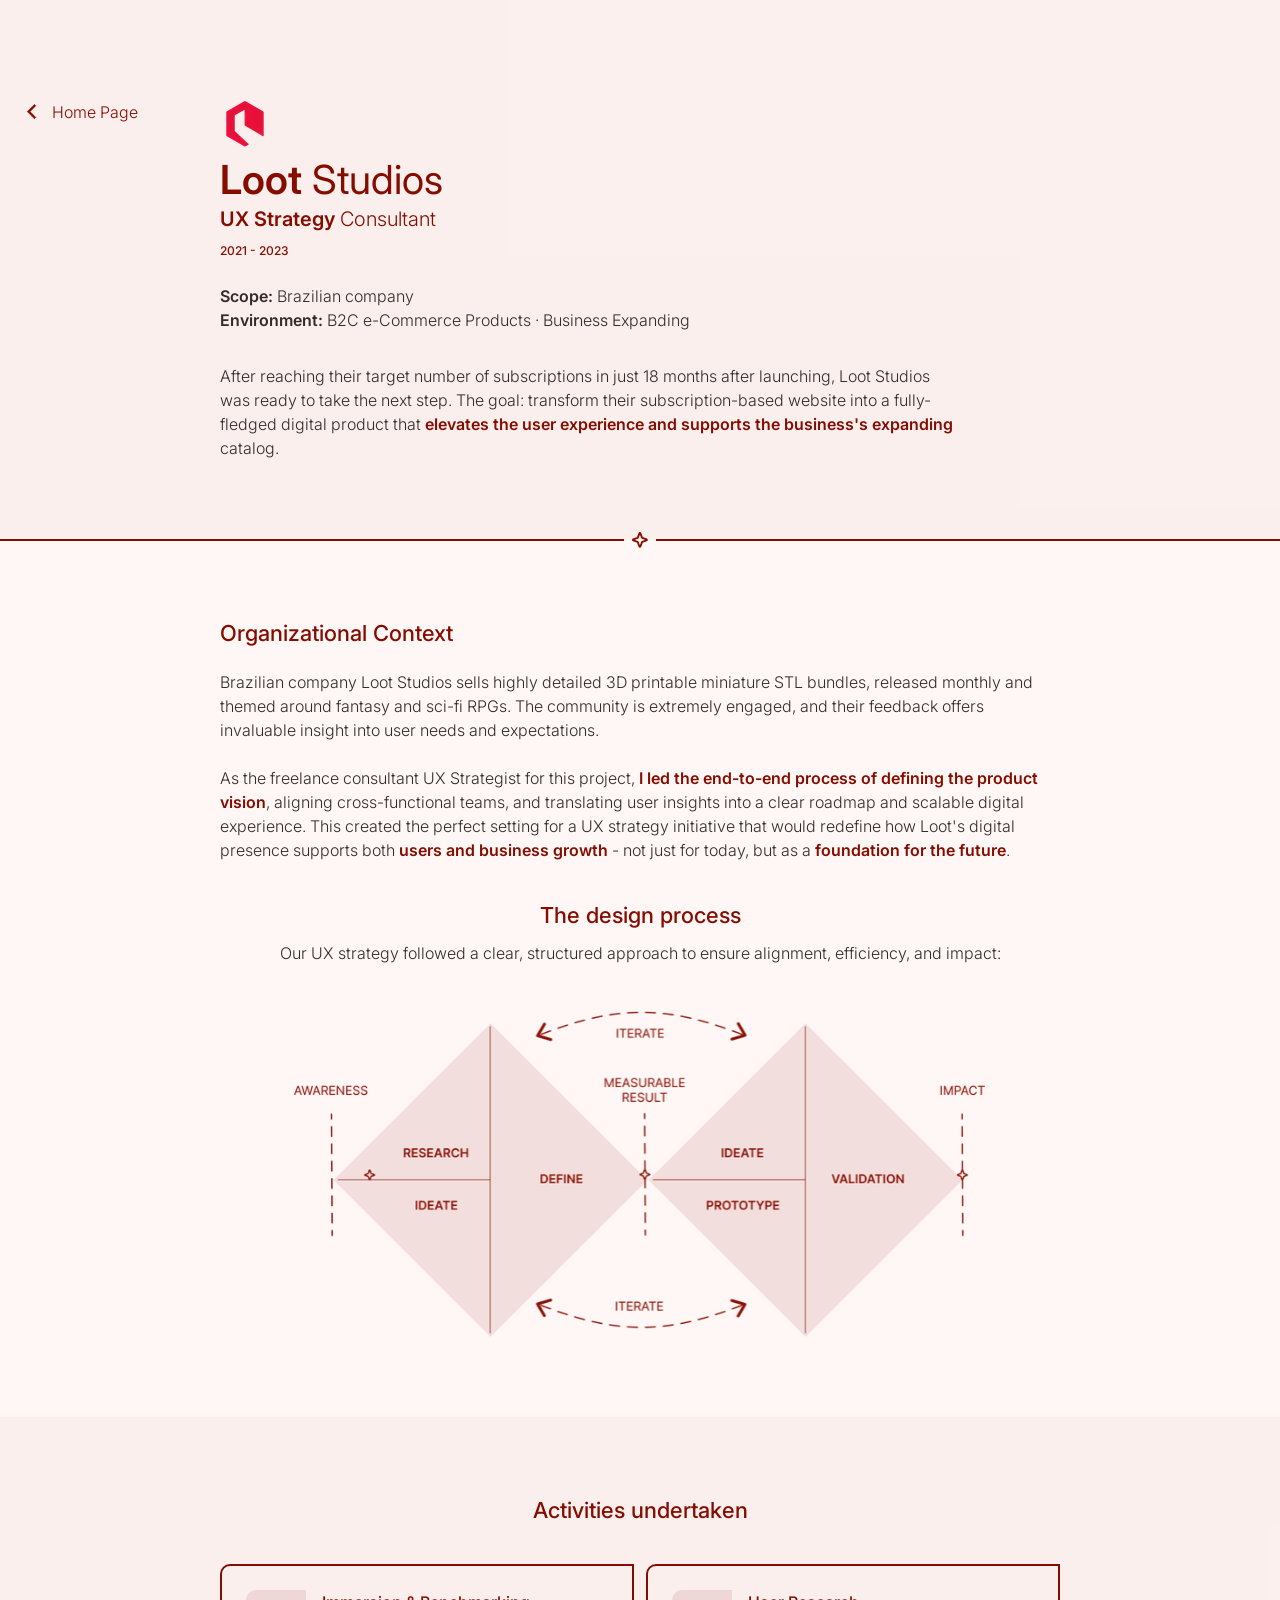
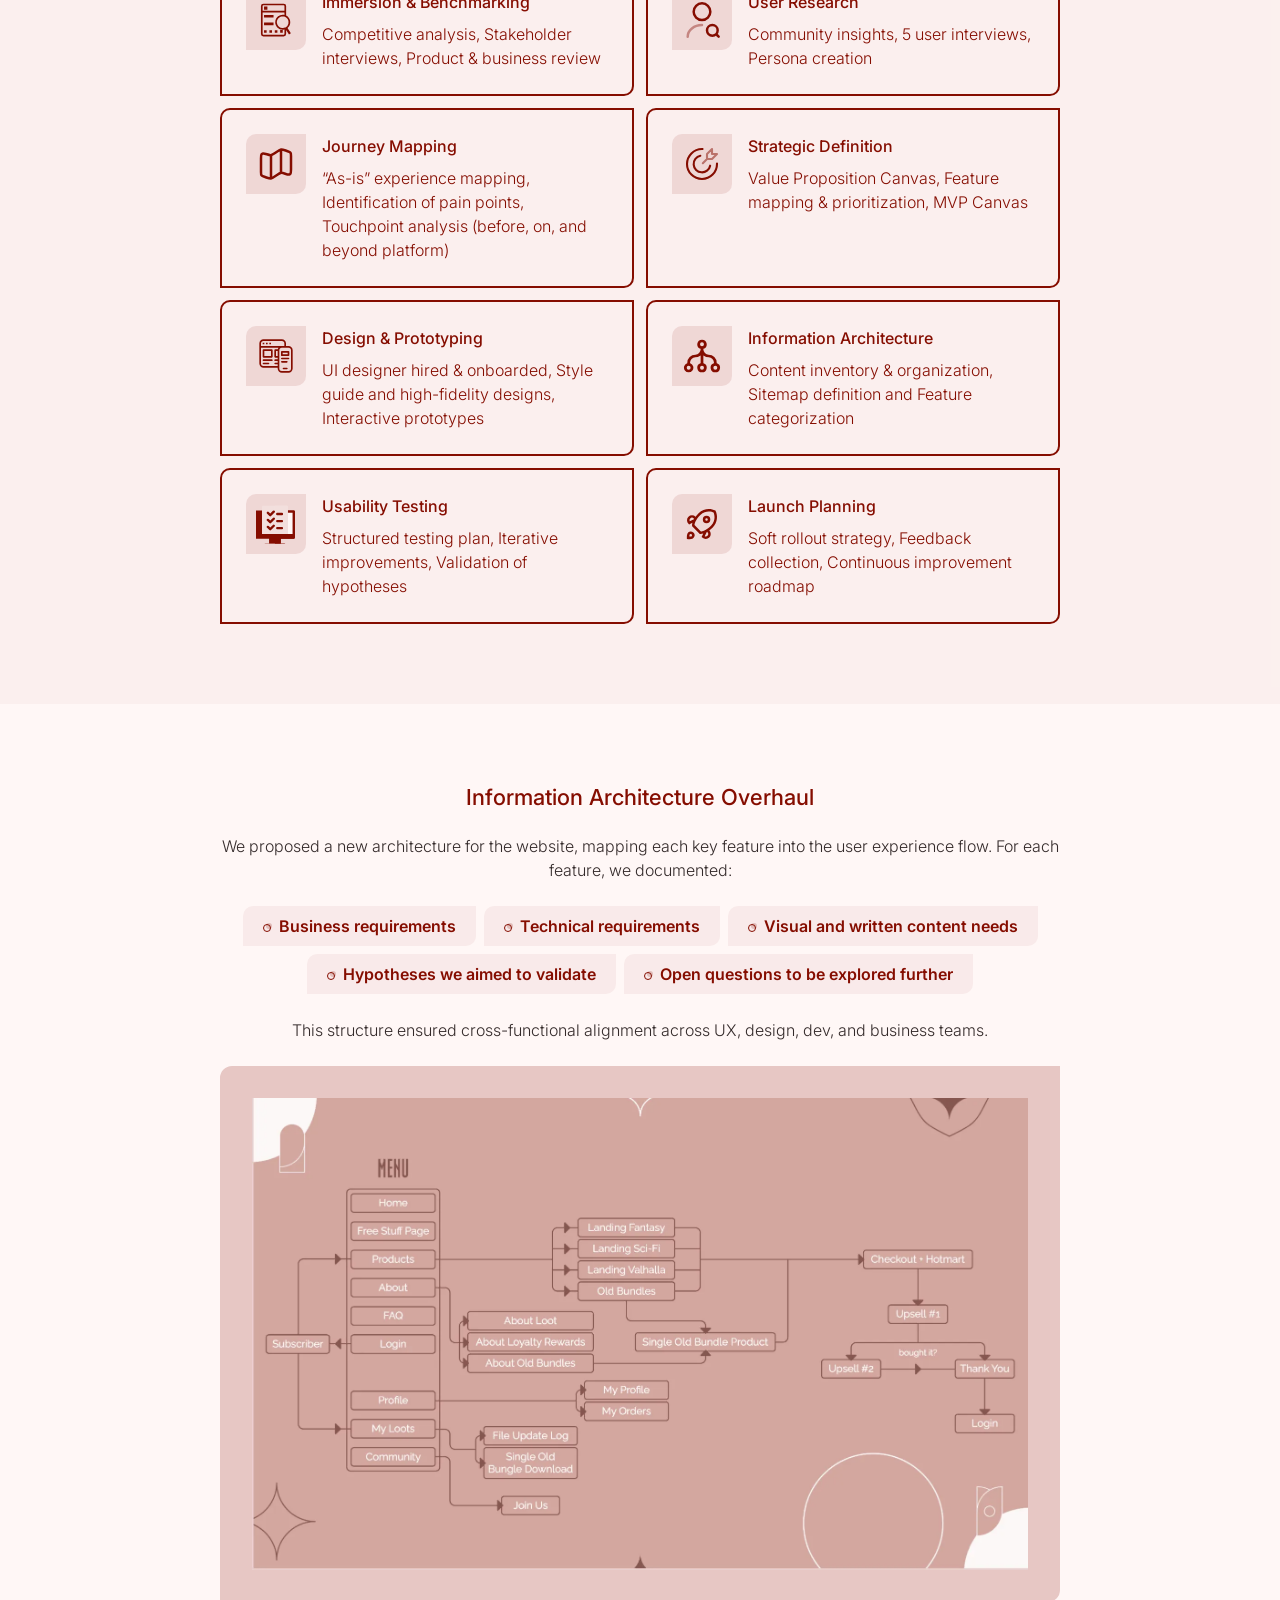
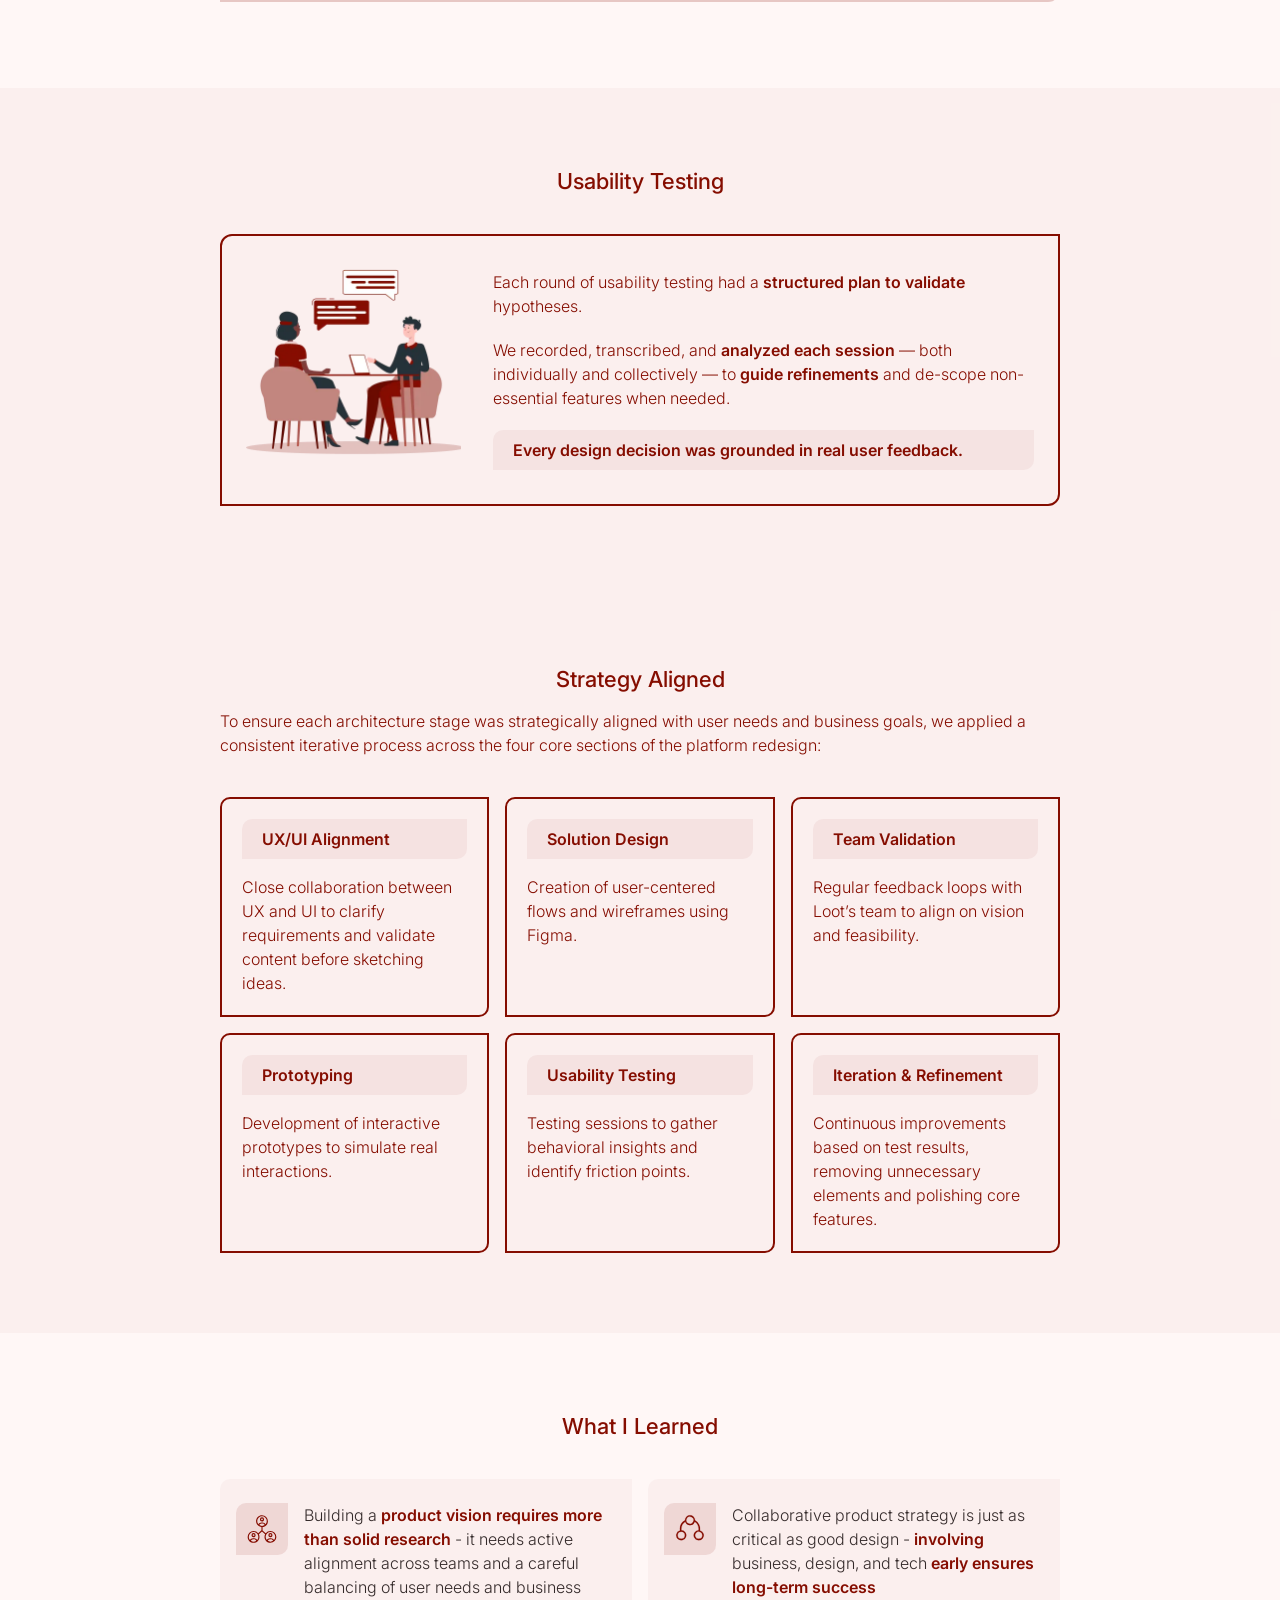
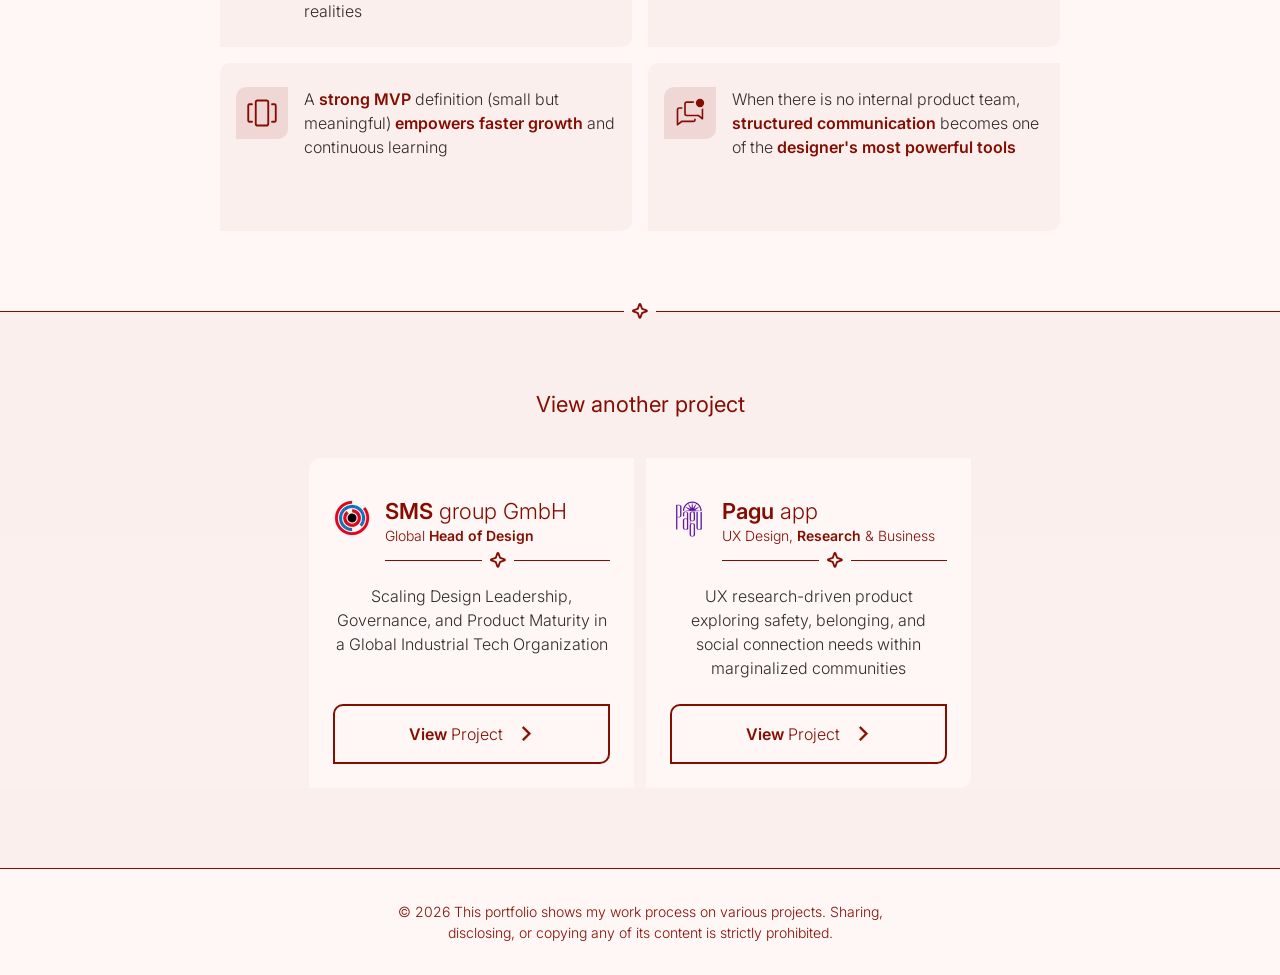
<file: projects/loot-studios/index.html>
<!DOCTYPE html><html lang="en"> <head><meta charset="UTF-8"><meta name="viewport" content="width=device-width"><link rel="icon" type="image/svg+xml" href="/favicon.svg"><link rel="icon" href="/favicon.ico"><meta name="generator" content="Astro v5.17.3"><meta name="keywords" content="Bianca Pinheiro, Product Design Leader, UX Strategy Consultant, Product Strategy Consultant, Service Design Consultant, Design Leadership, UX Research, Product Design, Design Operations, Design Governance, Design Systems, Product Maturity, Enterprise UX, B2B UX, B2C Product Design, Internal Tools UX, Digital Product Consulting, Complex Systems Design, Independent Consultant, Cologne Germany, Europe LATAM"><meta name="description" content="Bianca Pinheiro is a Product Design Leader and independent UX, Product, and Service Strategy consultant based in Cologne, helping organizations scale digital products, design operations, and decision-making in complex environments."><meta property="og:title" content="Bianca Pinheiro | Loot Studios"><meta property="og:description" content="Bianca Pinheiro is a Product Design Leader and independent UX, Product, and Service Strategy consultant based in Cologne, helping organizations scale digital products, design operations, and decision-making in complex environments."><meta property="og:image" content="/share.jpg"><meta property="og:type" content="website"><meta name="astro-view-transitions-enabled" content="true"><meta name="astro-view-transitions-fallback" content="animate"><script type="module" src="/assets/ClientRouter.astro_astro_type_script_index_0_lang.CDGfc0hd.js"></script><title>Bianca Pinheiro | Loot Studios</title><link rel="stylesheet" href="/assets/loot-studios.DgX0TpjJ.css">
<style>.another__list[data-astro-cid-klczwhle]{display:grid;gap:12px;grid-template-columns:repeat(auto-fit,325px);justify-content:center;overflow:hidden}.another__item[data-astro-cid-klczwhle]:first-child{border-top-left-radius:var(--border-radius-large)}.another__item[data-astro-cid-klczwhle]:last-child{border-bottom-right-radius:var(--border-radius-large)}.another__item[data-astro-cid-klczwhle]{background-color:var(--color-background-primary);display:flex;flex-direction:column;padding:40px 24px 24px}.another__header[data-astro-cid-klczwhle]{color:var(--color-brand);display:flex;gap:12px;align-items:flex-start;line-height:1.2}.another__info[data-astro-cid-klczwhle],.another__description[data-astro-cid-klczwhle]{flex:1}.another__company[data-astro-cid-klczwhle]{font-size:var(--font-size-large)}.another__position[data-astro-cid-klczwhle]{font-size:var(--font-size-small);height:24px;margin-top:4px}.another__description[data-astro-cid-klczwhle]{margin:16px 0 24px;text-align:center}.hero__logo[data-astro-cid-jjpcwygo]{margin-top:20px}.hero__title[data-astro-cid-jjpcwygo]{color:var(--color-brand);font-size:var(--font-size-medium)}.hero__tenure[data-astro-cid-jjpcwygo]{color:var(--color-brand);font-size:var(--font-size-tiny);font-weight:500;margin-top:8px}.hero__details[data-astro-cid-jjpcwygo]{margin:24px 0 32px}.hero__strong[data-astro-cid-jjpcwygo]{font-weight:600}.hero__role[data-astro-cid-jjpcwygo]{max-width:740px}.learnings__list[data-astro-cid-p7bhdi42]{display:grid;gap:16px;grid-template-columns:repeat(auto-fill,minmax(200px,1fr));grid-template-rows:1fr 1fr}@media(min-width:520px){.learnings__list[data-astro-cid-p7bhdi42]{grid-template-columns:repeat(auto-fill,minmax(320px,1fr))}}.learnings__item[data-astro-cid-p7bhdi42]{border-top-left-radius:var(--border-radius-normal);border-bottom-right-radius:var(--border-radius-normal);background-color:var(--color-brand-03);display:flex;gap:16px;padding:24px 16px}.notes[data-astro-cid-53ss4ss3]{display:grid;gap:12px;grid-template-columns:repeat(auto-fit,minmax(200px,1fr))}@media(min-width:520px){.notes[data-astro-cid-53ss4ss3]{grid-template-columns:repeat(auto-fit,minmax(280px,1fr))}}.notes__note[data-astro-cid-53ss4ss3]{border-top-left-radius:var(--border-radius-normal);border-bottom-right-radius:var(--border-radius-normal);border:var(--border-width-large) solid var(--color-brand);color:var(--color-brand);display:flex;gap:16px;padding:24px}.notes__title[data-astro-cid-53ss4ss3]{font-weight:500;margin-bottom:8px}.tag[data-astro-cid-hd7sioex]{border-top-left-radius:var(--border-radius-normal);border-bottom-right-radius:var(--border-radius-normal);padding:8px 20px}.tag--brand[data-astro-cid-hd7sioex]{color:var(--color-brand)}.tag--text[data-astro-cid-hd7sioex]{color:var(--color-text)}.tag--primary[data-astro-cid-hd7sioex]{background-color:var(--color-brand-05)}.tag--secondary[data-astro-cid-hd7sioex]{background-color:var(--color-background-primary)}.tag--border[data-astro-cid-hd7sioex]{border:2px solid var(--color-brand);padding:4px 16px}.tag--center[data-astro-cid-hd7sioex]{text-align:center}.tag__bullet[data-astro-cid-hd7sioex]{margin-right:4px}.flashcard[data-astro-cid-4lnio6ha]{border-top-left-radius:var(--border-radius-normal);border-bottom-right-radius:var(--border-radius-normal);border:2px solid var(--color-brand);color:var(--color-brand);height:100%;padding:20px}.flashcard--row[data-astro-cid-4lnio6ha]{display:flex;align-items:center;gap:16px}.flashcard__text[data-astro-cid-4lnio6ha]{margin-top:16px}.flashcard__text--row[data-astro-cid-4lnio6ha]{margin-top:0}
.divider[data-astro-cid-nedvhkyt]{color:var(--color-brand);display:flex;gap:8px;align-items:center}.divider--light[data-astro-cid-nedvhkyt]{color:var(--color-brand-50)}.divider__line[data-astro-cid-nedvhkyt]{background-color:var(--color-brand);flex:1;height:.5px}.divider__line--light[data-astro-cid-nedvhkyt]{background-color:var(--color-brand-50)}.divider__line--thick[data-astro-cid-nedvhkyt]{height:2px}.section[data-astro-cid-xqj3hrla]{padding:80px var(--layout-side-padding-mobile);position:relative}@media(min-width:1024px){.section[data-astro-cid-xqj3hrla]{padding:80px var(--layout-side-padding)}}.section--secondary[data-astro-cid-xqj3hrla]{background-color:var(--color-background-secondary)}.section--center[data-astro-cid-xqj3hrla]{text-align:center}.section--no-padding-bottom[data-astro-cid-xqj3hrla]{padding-bottom:0}.section__content[data-astro-cid-xqj3hrla]{margin:0 auto;max-width:var(--layout-max-width)}.section__divider[data-astro-cid-xqj3hrla]{position:absolute;bottom:-8px;left:0;width:100%}.heading[data-astro-cid-lixdxnow]{color:var(--color-brand);font-weight:400;line-height:1.2}.heading--bolder[data-astro-cid-lixdxnow]{font-weight:500}.heading--boldest[data-astro-cid-lixdxnow]{font-weight:600}.heading--center[data-astro-cid-lixdxnow]{margin:0 auto;text-align:center}.heading--divider[data-astro-cid-lixdxnow]{width:max-content}.heading--margin[data-astro-cid-lixdxnow]{margin-bottom:40px}.heading--h1[data-astro-cid-lixdxnow]{font-size:var(--font-size-huge)}.heading--h2[data-astro-cid-lixdxnow],.heading--h3[data-astro-cid-lixdxnow]{font-size:var(--font-size-large)}.heading__divider[data-astro-cid-lixdxnow]{width:110%}
.bullet[data-astro-cid-q3cdvxzb]{border:var(--border-width-small) solid var(--color-brand);border-radius:50%;display:inline-block;margin-top:8px;position:relative;height:8px;min-width:8px;width:8px}.bullet[data-astro-cid-q3cdvxzb]:after{content:"";background-color:var(--color-brand-20);border-radius:50%;display:block;position:absolute;left:2px;bottom:2px;height:100%;width:100%}.list__icon[data-astro-cid-rlrw54xu]{margin-bottom:12px}.list__divider[data-astro-cid-rlrw54xu]{width:110%}.list__description[data-astro-cid-rlrw54xu]{margin-top:16px;white-space:break-spaces}.list__container[data-astro-cid-rlrw54xu]{display:flex;flex-direction:column;gap:8px;margin-top:16px}.list__container--background[data-astro-cid-rlrw54xu]{border-top-left-radius:var(--border-radius-normal);border-bottom-right-radius:var(--border-radius-normal);background-color:var(--color-background-primary);padding:4px}.list__container--compact[data-astro-cid-rlrw54xu]{gap:2px;margin-top:8px}.list__description[data-astro-cid-rlrw54xu]~.list__container[data-astro-cid-rlrw54xu]{margin-top:8px}.list__item[data-astro-cid-rlrw54xu]{display:inline-flex;gap:8px;align-items:flex-start;line-height:1.8;max-width:calc(100% - 32px)}.list__item--compact[data-astro-cid-rlrw54xu]{line-height:1.6}
.link[data-astro-cid-ieubmhqz]{border-top-left-radius:var(--border-radius-normal);border-bottom-right-radius:var(--border-radius-normal);background-color:var(--color-background-secondary);color:var(--color-brand);display:inline-flex;gap:16px;align-items:center;justify-content:center;padding:16px}.link--full[data-astro-cid-ieubmhqz]{display:flex}.link--outline[data-astro-cid-ieubmhqz]{background-color:transparent;border:var(--border-width-normal) solid var(--color-brand)}
.architecture__paragraph[data-astro-cid-ddyay7pd]{margin:24px 0;text-align:center}.architecture__list[data-astro-cid-ddyay7pd]{display:flex;flex-wrap:wrap;gap:8px;justify-content:center}.architecture__image[data-astro-cid-ddyay7pd]{border-top-left-radius:var(--border-radius-large);border-bottom-right-radius:var(--border-radius-large);border:16px solid var(--color-brand-20);height:auto;max-width:100%}@media(min-width:1024px){.architecture__image[data-astro-cid-ddyay7pd]{border-width:32px}}.context__paragraph[data-astro-cid-pr7ylkne]{margin:24px 0}.context__paragraph[data-astro-cid-pr7ylkne]:last-of-type{margin-bottom:40px}.context__description[data-astro-cid-pr7ylkne]{margin:12px 0 32px;text-align:center}.context__process[data-astro-cid-pr7ylkne]{display:block;height:180px;width:300px;margin:0 auto;max-width:90%}@media(min-width:520px){.context__process[data-astro-cid-pr7ylkne]{height:unset;width:480px}}@media(min-width:1024px){.context__process[data-astro-cid-pr7ylkne]{width:700px}}.strategy__description[data-astro-cid-5tqc6ftd]{color:var(--color-brand);margin:16px 0 40px}.strategy__list[data-astro-cid-5tqc6ftd]{display:grid;gap:16px;grid-template-columns:repeat(auto-fit,minmax(250px,1fr))}.usability__card[data-astro-cid-rif2z6ob]{border-top-left-radius:var(--border-radius-large);border-bottom-right-radius:var(--border-radius-large);border:var(--border-width-large) solid var(--color-brand);display:flex;flex-direction:column;gap:32px;padding:24px;align-items:center;justify-content:center}@media(min-width:520px){.usability__card[data-astro-cid-rif2z6ob]{flex-direction:row}}.usability__image[data-astro-cid-rif2z6ob]{height:auto;margin:0 auto;max-width:215px}.usability__content[data-astro-cid-rif2z6ob]{color:var(--color-brand);display:flex;flex-direction:column;gap:20px}
</style></head> <body> <script type="module">class t extends HTMLElement{button;dialog;activeClass="menu__button--active";constructor(){super(),this.button=this.querySelector(".menu__button"),this.dialog=this.querySelector(".menu__dialog"),this.addEventListener("click",()=>{this.dialog.open?(this.button.classList.remove(this.activeClass),this.dialog.close()):(this.button.classList.add(this.activeClass),this.dialog.showModal())})}}customElements.define("hamburger-el",t);</script> <Hamburger-El data-astro-cid-jqpvwz3q="true" class="menu__hamburger menu__hamburger--single">  <nav class="nav" data-astro-cid-6kfx2g4n> <ul class="nav__list" data-astro-cid-6kfx2g4n> <li data-astro-cid-6kfx2g4n> <a href="/" class="nav__link" data-astro-cid-6kfx2g4n> <div class="icon  icon--s" aria-hidden="true" data-astro-cid-6kfx2g4n="true" data-astro-cid-fq7qby27> <svg class="icon__image icon__image--s" data-astro-cid-fq7qby27> <use href="/assets/sprite.DRo2ry-S.svg#arrow-left" data-astro-cid-fq7qby27></use> </svg> </div>  Home Page </a> </li> </ul> </nav>  </Hamburger-El> <aside class="menu__aside" data-astro-cid-jqpvwz3q> <nav class="nav" data-astro-cid-6kfx2g4n> <ul class="nav__list" data-astro-cid-6kfx2g4n> <li data-astro-cid-6kfx2g4n> <a href="/" class="nav__link" data-astro-cid-6kfx2g4n> <div class="icon  icon--s" aria-hidden="true" data-astro-cid-6kfx2g4n="true" data-astro-cid-fq7qby27> <svg class="icon__image icon__image--s" data-astro-cid-fq7qby27> <use href="/assets/sprite.DRo2ry-S.svg#arrow-left" data-astro-cid-fq7qby27></use> </svg> </div>  Home Page </a> </li> </ul> </nav>  </aside>  <main>  <section class="section section--secondary" data-astro-cid-xqj3hrla> <div class="section__content" data-astro-cid-xqj3hrla>  <img src="/assets/loot-studios.B7fXGTWd_ZpxNqe.webp" alt data-astro-cid-jjpcwygo="true" loading="lazy" decoding="async" fetchpriority="auto" width="50" height="50" class="hero__logo"> <h1 class="heading heading--h1 " data-astro-cid-jjpcwygo="true" data-astro-cid-lixdxnow> <em>Loot</em> Studios </h1> <p class="hero__title" data-astro-cid-jjpcwygo> <em>UX Strategy</em> Consultant </p> <p class="hero__tenure" data-astro-cid-jjpcwygo> 2021 - 2023 </p> <div class="hero__details" data-astro-cid-jjpcwygo> <p data-astro-cid-jjpcwygo> <span class="hero__strong" data-astro-cid-jjpcwygo>
Scope:
</span> Brazilian company </p> <p data-astro-cid-jjpcwygo> <span class="hero__strong" data-astro-cid-jjpcwygo>
Environment:
</span> B2C e-Commerce Products · Business Expanding </p> </div> <p class="hero__role" data-astro-cid-jjpcwygo> After reaching their target number of subscriptions in just 18 months after launching, Loot Studios was ready to take the next step. The goal: transform their subscription-based website into a fully-fledged digital product that <em>elevates the user experience and supports the business&#39;s expanding</em> catalog. </p>  </div> <div class="divider section__divider" aria-hidden="true" data-astro-cid-xqj3hrla="true" data-astro-cid-nedvhkyt> <div class="divider__line divider__line--thick" data-astro-cid-nedvhkyt></div> <div class="icon  icon--s" aria-hidden="true" data-astro-cid-nedvhkyt="true" data-astro-cid-fq7qby27> <svg class="icon__image icon__image--s" data-astro-cid-fq7qby27> <use href="/assets/sprite.DRo2ry-S.svg#sparkle" data-astro-cid-fq7qby27></use> </svg> </div>  <div class="divider__line divider__line--thick" data-astro-cid-nedvhkyt></div> </div>  </section>    <section class="section section--primary" data-astro-cid-xqj3hrla> <div class="section__content" data-astro-cid-xqj3hrla>  <h2 class="heading heading--h2  heading--bolder" data-astro-cid-pr7ylkne="true" data-astro-cid-lixdxnow>
Organizational Context
</h2> <div data-astro-cid-pr7ylkne> <p class="context__paragraph" data-astro-cid-pr7ylkne>
Brazilian company Loot Studios sells highly detailed 3D printable miniature STL bundles, released monthly and themed around fantasy and sci-fi RPGs. The community is extremely engaged, and their feedback offers invaluable insight into user needs and expectations.
</p> <p class="context__paragraph" data-astro-cid-pr7ylkne>
As the freelance consultant UX Strategist for this project, <em data-astro-cid-pr7ylkne>I led the end-to-end process of defining the product vision</em>, aligning cross-functional teams, and translating user insights into a clear roadmap and scalable digital experience. This created the perfect setting for a UX strategy initiative that would redefine how Loot's digital presence supports both <em data-astro-cid-pr7ylkne>users and business growth</em> - not just for today, but as a <em data-astro-cid-pr7ylkne>foundation for the future</em>.
</p> </div> <h2 class="heading heading--h2  heading--bolder heading--center" data-astro-cid-pr7ylkne="true" data-astro-cid-lixdxnow>
The design process
</h2> <p class="context__description" data-astro-cid-pr7ylkne>
Our UX strategy followed a clear, structured approach to ensure alignment, efficiency, and impact:
</p> <picture data-astro-cid-pr7ylkne="true"> <source srcset="/assets/process.CTLizlZO_1ChdVx.png" type="image/png">  <img src="/assets/process.CTLizlZO_1ChdVx.png" alt data-aos="flip-right" data-astro-cid-pr7ylkne="true" loading="lazy" decoding="async" fetchpriority="auto" width="800" height="389" class="context__process"> </picture>  </div>  </section>   <section class="section section--secondary" data-astro-cid-xqj3hrla> <div class="section__content" data-astro-cid-xqj3hrla>  <h2 class="heading heading--h2  heading--bolder heading--center heading--margin" data-astro-cid-lixdxnow>
Activities undertaken
</h2> <ul class="notes" data-astro-cid-53ss4ss3> <li class="notes__note" data-astro-cid-53ss4ss3> <div class="icon  icon--xl icon--background" aria-hidden="true" data-aos="zoom-in" data-astro-cid-53ss4ss3="true" data-astro-cid-fq7qby27> <svg class="icon__image icon__image--xl" data-astro-cid-fq7qby27> <use href="/assets/sprite.DRo2ry-S.svg#look-up" data-astro-cid-fq7qby27></use> </svg> </div>  <div data-astro-cid-53ss4ss3> <p class="notes__title" data-astro-cid-53ss4ss3> Immersion &amp; Benchmarking </p> <p class="notes__description" data-astro-cid-53ss4ss3> Competitive analysis, Stakeholder interviews, Product &amp; business review </p> </div> </li><li class="notes__note" data-astro-cid-53ss4ss3> <div class="icon  icon--xl icon--background" aria-hidden="true" data-aos="zoom-in" data-astro-cid-53ss4ss3="true" data-astro-cid-fq7qby27> <svg class="icon__image icon__image--xl" data-astro-cid-fq7qby27> <use href="/assets/sprite.DRo2ry-S.svg#user" data-astro-cid-fq7qby27></use> </svg> </div>  <div data-astro-cid-53ss4ss3> <p class="notes__title" data-astro-cid-53ss4ss3> User Research </p> <p class="notes__description" data-astro-cid-53ss4ss3> Community insights, 5 user interviews, Persona creation </p> </div> </li><li class="notes__note" data-astro-cid-53ss4ss3> <div class="icon  icon--xl icon--background" aria-hidden="true" data-aos="zoom-in" data-astro-cid-53ss4ss3="true" data-astro-cid-fq7qby27> <svg class="icon__image icon__image--xl" data-astro-cid-fq7qby27> <use href="/assets/sprite.DRo2ry-S.svg#map" data-astro-cid-fq7qby27></use> </svg> </div>  <div data-astro-cid-53ss4ss3> <p class="notes__title" data-astro-cid-53ss4ss3> Journey Mapping </p> <p class="notes__description" data-astro-cid-53ss4ss3> “As-is” experience mapping, Identification of pain points, Touchpoint analysis (before, on, and beyond platform) </p> </div> </li><li class="notes__note" data-astro-cid-53ss4ss3> <div class="icon  icon--xl icon--background" aria-hidden="true" data-aos="zoom-in" data-astro-cid-53ss4ss3="true" data-astro-cid-fq7qby27> <svg class="icon__image icon__image--xl" data-astro-cid-fq7qby27> <use href="/assets/sprite.DRo2ry-S.svg#goal" data-astro-cid-fq7qby27></use> </svg> </div>  <div data-astro-cid-53ss4ss3> <p class="notes__title" data-astro-cid-53ss4ss3> Strategic Definition </p> <p class="notes__description" data-astro-cid-53ss4ss3> Value Proposition Canvas, Feature mapping &amp; prioritization, MVP Canvas </p> </div> </li><li class="notes__note" data-astro-cid-53ss4ss3> <div class="icon  icon--xl icon--background" aria-hidden="true" data-aos="zoom-in" data-astro-cid-53ss4ss3="true" data-astro-cid-fq7qby27> <svg class="icon__image icon__image--xl" data-astro-cid-fq7qby27> <use href="/assets/sprite.DRo2ry-S.svg#prototype" data-astro-cid-fq7qby27></use> </svg> </div>  <div data-astro-cid-53ss4ss3> <p class="notes__title" data-astro-cid-53ss4ss3> Design &amp; Prototyping </p> <p class="notes__description" data-astro-cid-53ss4ss3> UI designer hired &amp; onboarded, Style guide and high-fidelity designs, Interactive prototypes </p> </div> </li><li class="notes__note" data-astro-cid-53ss4ss3> <div class="icon  icon--xl icon--background" aria-hidden="true" data-aos="zoom-in" data-astro-cid-53ss4ss3="true" data-astro-cid-fq7qby27> <svg class="icon__image icon__image--xl" data-astro-cid-fq7qby27> <use href="/assets/sprite.DRo2ry-S.svg#architecture" data-astro-cid-fq7qby27></use> </svg> </div>  <div data-astro-cid-53ss4ss3> <p class="notes__title" data-astro-cid-53ss4ss3> Information Architecture </p> <p class="notes__description" data-astro-cid-53ss4ss3> Content inventory &amp; organization, Sitemap definition and Feature categorization </p> </div> </li><li class="notes__note" data-astro-cid-53ss4ss3> <div class="icon  icon--xl icon--background" aria-hidden="true" data-aos="zoom-in" data-astro-cid-53ss4ss3="true" data-astro-cid-fq7qby27> <svg class="icon__image icon__image--xl" data-astro-cid-fq7qby27> <use href="/assets/sprite.DRo2ry-S.svg#testing" data-astro-cid-fq7qby27></use> </svg> </div>  <div data-astro-cid-53ss4ss3> <p class="notes__title" data-astro-cid-53ss4ss3> Usability Testing </p> <p class="notes__description" data-astro-cid-53ss4ss3> Structured testing plan, Iterative improvements, Validation of hypotheses </p> </div> </li><li class="notes__note" data-astro-cid-53ss4ss3> <div class="icon  icon--xl icon--background" aria-hidden="true" data-aos="zoom-in" data-astro-cid-53ss4ss3="true" data-astro-cid-fq7qby27> <svg class="icon__image icon__image--xl" data-astro-cid-fq7qby27> <use href="/assets/sprite.DRo2ry-S.svg#rocket" data-astro-cid-fq7qby27></use> </svg> </div>  <div data-astro-cid-53ss4ss3> <p class="notes__title" data-astro-cid-53ss4ss3> Launch Planning </p> <p class="notes__description" data-astro-cid-53ss4ss3> Soft rollout strategy, Feedback collection, Continuous improvement roadmap </p> </div> </li> </ul>   </div>  </section>  <section class="section section--primary" data-astro-cid-xqj3hrla> <div class="section__content" data-astro-cid-xqj3hrla>  <h2 class="heading heading--h2  heading--bolder heading--center" data-astro-cid-ddyay7pd="true" data-astro-cid-lixdxnow>
Information Architecture Overhaul
</h2> <p class="architecture__paragraph" data-astro-cid-ddyay7pd>
We proposed a new architecture for the website, mapping each key feature into the user experience flow. For each feature, we documented:
</p> <ul class="architecture__list" data-astro-cid-ddyay7pd> <li data-astro-cid-ddyay7pd> <div class="tag tag--brand tag--primary" data-astro-cid-ddyay7pd="true" data-astro-cid-hd7sioex> <div class="bullet tag__bullet" aria-hidden="true" data-astro-cid-hd7sioex="true" data-astro-cid-q3cdvxzb></div>  <em data-astro-cid-hd7sioex> Business requirements </em>  </div>  </li><li data-astro-cid-ddyay7pd> <div class="tag tag--brand tag--primary" data-astro-cid-ddyay7pd="true" data-astro-cid-hd7sioex> <div class="bullet tag__bullet" aria-hidden="true" data-astro-cid-hd7sioex="true" data-astro-cid-q3cdvxzb></div>  <em data-astro-cid-hd7sioex> Technical requirements </em>  </div>  </li><li data-astro-cid-ddyay7pd> <div class="tag tag--brand tag--primary" data-astro-cid-ddyay7pd="true" data-astro-cid-hd7sioex> <div class="bullet tag__bullet" aria-hidden="true" data-astro-cid-hd7sioex="true" data-astro-cid-q3cdvxzb></div>  <em data-astro-cid-hd7sioex> Visual and written content needs </em>  </div>  </li><li data-astro-cid-ddyay7pd> <div class="tag tag--brand tag--primary" data-astro-cid-ddyay7pd="true" data-astro-cid-hd7sioex> <div class="bullet tag__bullet" aria-hidden="true" data-astro-cid-hd7sioex="true" data-astro-cid-q3cdvxzb></div>  <em data-astro-cid-hd7sioex> Hypotheses we aimed to validate </em>  </div>  </li><li data-astro-cid-ddyay7pd> <div class="tag tag--brand tag--primary" data-astro-cid-ddyay7pd="true" data-astro-cid-hd7sioex> <div class="bullet tag__bullet" aria-hidden="true" data-astro-cid-hd7sioex="true" data-astro-cid-q3cdvxzb></div>  <em data-astro-cid-hd7sioex> Open questions to be explored further </em>  </div>  </li> </ul> <p class="architecture__paragraph" data-astro-cid-ddyay7pd>
This structure ensured cross-functional alignment across UX, design, dev, and business teams.
</p> <picture data-astro-cid-ddyay7pd="true"> <source srcset="/assets/architecture.BCZ5ty7U_Z1p3zh1.webp" type="image/webp">  <img src="/assets/architecture.BCZ5ty7U_ciXxR.png" alt data-aos="flip-right" data-astro-cid-ddyay7pd="true" loading="lazy" decoding="async" fetchpriority="auto" width="1701" height="1035" class="architecture__image"> </picture>  </div>  </section>   <section class="section section--secondary" data-astro-cid-xqj3hrla> <div class="section__content" data-astro-cid-xqj3hrla>  <h2 class="heading heading--h2  heading--bolder heading--center heading--margin" data-astro-cid-rif2z6ob="true" data-astro-cid-lixdxnow>
Usability Testing
</h2> <div class="usability__card" data-astro-cid-rif2z6ob> <picture data-astro-cid-rif2z6ob="true"> <source srcset="/assets/interview.USPomy3s_Z2a4WDJ.webp" type="image/webp">  <img src="/assets/interview.USPomy3s_Q3Pjo.png" alt data-aos="zoom-in" data-astro-cid-rif2z6ob="true" loading="lazy" decoding="async" fetchpriority="auto" width="432" height="430" class="usability__image"> </picture> <div class="usability__content" data-astro-cid-rif2z6ob> <p data-astro-cid-rif2z6ob>
Each round of usability testing had a <em data-astro-cid-rif2z6ob>structured plan to validate</em> hypotheses.
</p> <p data-astro-cid-rif2z6ob>
We recorded, transcribed, and <em data-astro-cid-rif2z6ob>analyzed each session</em> — both individually and collectively — to <em data-astro-cid-rif2z6ob>guide refinements</em> and de-scope non-essential features when needed.
</p> <div class="tag tag--brand tag--primary" data-astro-cid-rif2z6ob="true" data-astro-cid-hd7sioex>  <em data-astro-cid-hd7sioex> 
Every design decision was grounded in real user feedback.
 </em>  </div>  </div> </div>  </div>  </section>   <section class="section section--secondary" data-astro-cid-xqj3hrla> <div class="section__content" data-astro-cid-xqj3hrla>  <h2 class="heading heading--h2  heading--bolder heading--center" data-astro-cid-5tqc6ftd="true" data-astro-cid-lixdxnow>
Strategy Aligned
</h2> <p class="strategy__description" data-astro-cid-5tqc6ftd>
To ensure each architecture stage was strategically aligned with user needs and business goals, we applied a consistent iterative process across the four core sections of the platform redesign:
</p> <ul class="strategy__list" data-astro-cid-5tqc6ftd> <li data-astro-cid-5tqc6ftd> <div class="flashcard" data-astro-cid-4lnio6ha> <div class="tag tag--brand tag--primary" data-aos="zoom-in" data-astro-cid-4lnio6ha="true" data-astro-cid-hd7sioex>  <em data-astro-cid-hd7sioex> UX/UI Alignment </em>  </div>   <p class="flashcard__text" data-astro-cid-4lnio6ha> Close collaboration between UX and UI to clarify requirements and validate content before sketching ideas. </p> </div>  </li><li data-astro-cid-5tqc6ftd> <div class="flashcard" data-astro-cid-4lnio6ha> <div class="tag tag--brand tag--primary" data-aos="zoom-in" data-astro-cid-4lnio6ha="true" data-astro-cid-hd7sioex>  <em data-astro-cid-hd7sioex> Solution Design </em>  </div>   <p class="flashcard__text" data-astro-cid-4lnio6ha> Creation of user-centered flows and wireframes using Figma. </p> </div>  </li><li data-astro-cid-5tqc6ftd> <div class="flashcard" data-astro-cid-4lnio6ha> <div class="tag tag--brand tag--primary" data-aos="zoom-in" data-astro-cid-4lnio6ha="true" data-astro-cid-hd7sioex>  <em data-astro-cid-hd7sioex> Team Validation </em>  </div>   <p class="flashcard__text" data-astro-cid-4lnio6ha> Regular feedback loops with Loot’s team to align on vision and feasibility. </p> </div>  </li><li data-astro-cid-5tqc6ftd> <div class="flashcard" data-astro-cid-4lnio6ha> <div class="tag tag--brand tag--primary" data-aos="zoom-in" data-astro-cid-4lnio6ha="true" data-astro-cid-hd7sioex>  <em data-astro-cid-hd7sioex> Prototyping </em>  </div>   <p class="flashcard__text" data-astro-cid-4lnio6ha> Development of interactive prototypes to simulate real interactions. </p> </div>  </li><li data-astro-cid-5tqc6ftd> <div class="flashcard" data-astro-cid-4lnio6ha> <div class="tag tag--brand tag--primary" data-aos="zoom-in" data-astro-cid-4lnio6ha="true" data-astro-cid-hd7sioex>  <em data-astro-cid-hd7sioex> Usability Testing </em>  </div>   <p class="flashcard__text" data-astro-cid-4lnio6ha> Testing sessions to gather behavioral insights and identify friction points. </p> </div>  </li><li data-astro-cid-5tqc6ftd> <div class="flashcard" data-astro-cid-4lnio6ha> <div class="tag tag--brand tag--primary" data-aos="zoom-in" data-astro-cid-4lnio6ha="true" data-astro-cid-hd7sioex>  <em data-astro-cid-hd7sioex> Iteration &amp; Refinement </em>  </div>   <p class="flashcard__text" data-astro-cid-4lnio6ha> Continuous improvements based on test results, removing unnecessary elements and polishing core features. </p> </div>  </li> </ul>  </div>  </section>    <section class="section section--primary" data-astro-cid-xqj3hrla> <div class="section__content" data-astro-cid-xqj3hrla>  <h2 class="heading heading--h2  heading--bolder heading--center heading--margin" data-astro-cid-p7bhdi42="true" data-astro-cid-lixdxnow>
What I Learned
</h2> <ul class="learnings__list" data-astro-cid-p7bhdi42> <li class="learnings__item" data-astro-cid-p7bhdi42> <div class="icon  icon--l icon--background" aria-hidden="true" data-aos="zoom-in" data-astro-cid-p7bhdi42="true" data-astro-cid-fq7qby27> <svg class="icon__image icon__image--l" data-astro-cid-fq7qby27> <use href="/assets/sprite.DRo2ry-S.svg#team" data-astro-cid-fq7qby27></use> </svg> </div>  <div data-astro-cid-p7bhdi42> Building a <em>product vision requires more than solid research</em> - it needs active alignment across teams and a careful balancing of user needs and business realities </div> </li><li class="learnings__item" data-astro-cid-p7bhdi42> <div class="icon  icon--l icon--background" aria-hidden="true" data-aos="zoom-in" data-astro-cid-p7bhdi42="true" data-astro-cid-fq7qby27> <svg class="icon__image icon__image--l" data-astro-cid-fq7qby27> <use href="/assets/sprite.DRo2ry-S.svg#collaboration" data-astro-cid-fq7qby27></use> </svg> </div>  <div data-astro-cid-p7bhdi42> Collaborative product strategy is just as critical as good design -  <em>involving</em> business, design, and tech <em>early ensures long-term success</em> </div> </li><li class="learnings__item" data-astro-cid-p7bhdi42> <div class="icon  icon--l icon--background" aria-hidden="true" data-aos="zoom-in" data-astro-cid-p7bhdi42="true" data-astro-cid-fq7qby27> <svg class="icon__image icon__image--l" data-astro-cid-fq7qby27> <use href="/assets/sprite.DRo2ry-S.svg#carousel" data-astro-cid-fq7qby27></use> </svg> </div>  <div data-astro-cid-p7bhdi42> A <em>strong MVP</em> definition (small but meaningful) <em>empowers faster growth</em> and continuous learning </div> </li><li class="learnings__item" data-astro-cid-p7bhdi42> <div class="icon  icon--l icon--background" aria-hidden="true" data-aos="zoom-in" data-astro-cid-p7bhdi42="true" data-astro-cid-fq7qby27> <svg class="icon__image icon__image--l" data-astro-cid-fq7qby27> <use href="/assets/sprite.DRo2ry-S.svg#talk" data-astro-cid-fq7qby27></use> </svg> </div>  <div data-astro-cid-p7bhdi42> When there is no internal product team, <em>structured communication</em> becomes one of the <em>designer&#39;s most powerful tools</em> </div> </li> </ul>  </div> <div class="divider section__divider" aria-hidden="true" data-astro-cid-xqj3hrla="true" data-astro-cid-nedvhkyt> <div class="divider__line" data-astro-cid-nedvhkyt></div> <div class="icon  icon--s" aria-hidden="true" data-astro-cid-nedvhkyt="true" data-astro-cid-fq7qby27> <svg class="icon__image icon__image--s" data-astro-cid-fq7qby27> <use href="/assets/sprite.DRo2ry-S.svg#sparkle" data-astro-cid-fq7qby27></use> </svg> </div>  <div class="divider__line" data-astro-cid-nedvhkyt></div> </div>  </section>   <section class="section section--secondary" data-astro-cid-xqj3hrla> <div class="section__content" data-astro-cid-xqj3hrla>  <h2 class="heading heading--h2  heading--center heading--margin" data-astro-cid-klczwhle="true" data-astro-cid-lixdxnow>
View another project
</h2> <ul class="another__list" data-aos="fade-up" data-astro-cid-klczwhle> <li class="another__item" data-astro-cid-klczwhle> <div class="another__header" data-astro-cid-klczwhle> <img src="/assets/sms-group.mFWsdpKL_1bPaRh.webp" loading="lazy" alt data-astro-cid-klczwhle="true" decoding="async" fetchpriority="auto" width="40" height="40"> <div class="another__info" data-astro-cid-klczwhle> <p class="another__company" data-astro-cid-klczwhle> <em>SMS</em> group GmbH </p> <p class="another__position" data-astro-cid-klczwhle> Global <em>Head of Design</em> </p> <div class="divider " aria-hidden="true" data-astro-cid-klczwhle="true" data-astro-cid-nedvhkyt> <div class="divider__line" data-astro-cid-nedvhkyt></div> <div class="icon  icon--s" aria-hidden="true" data-astro-cid-nedvhkyt="true" data-astro-cid-fq7qby27> <svg class="icon__image icon__image--s" data-astro-cid-fq7qby27> <use href="/assets/sprite.DRo2ry-S.svg#sparkle" data-astro-cid-fq7qby27></use> </svg> </div>  <div class="divider__line" data-astro-cid-nedvhkyt></div> </div>  </div> </div> <p class="another__description" data-astro-cid-klczwhle> Scaling Design Leadership, Governance, and Product Maturity in a Global Industrial Tech Organization </p> <a class="link link--full link--outline" href="/projects/sms-group" title="Learn more about my work with SMS group GmbH" data-astro-cid-ieubmhqz> <span data-astro-cid-ieubmhqz> <em data-astro-cid-ieubmhqz>View</em> Project </span> <div class="icon  icon--s" aria-hidden="true" data-astro-cid-ieubmhqz="true" data-astro-cid-fq7qby27> <svg class="icon__image icon__image--s" data-astro-cid-fq7qby27> <use href="/assets/sprite.DRo2ry-S.svg#arrow-right" data-astro-cid-fq7qby27></use> </svg> </div>  </a>  </li><li class="another__item" data-astro-cid-klczwhle> <div class="another__header" data-astro-cid-klczwhle> <img src="/assets/pagu-app.Dkps_jte_2jRh1b.webp" loading="lazy" alt data-astro-cid-klczwhle="true" decoding="async" fetchpriority="auto" width="40" height="40"> <div class="another__info" data-astro-cid-klczwhle> <p class="another__company" data-astro-cid-klczwhle> <em>Pagu</em> app </p> <p class="another__position" data-astro-cid-klczwhle> UX Design, <em>Research</em> &amp; Business </p> <div class="divider " aria-hidden="true" data-astro-cid-klczwhle="true" data-astro-cid-nedvhkyt> <div class="divider__line" data-astro-cid-nedvhkyt></div> <div class="icon  icon--s" aria-hidden="true" data-astro-cid-nedvhkyt="true" data-astro-cid-fq7qby27> <svg class="icon__image icon__image--s" data-astro-cid-fq7qby27> <use href="/assets/sprite.DRo2ry-S.svg#sparkle" data-astro-cid-fq7qby27></use> </svg> </div>  <div class="divider__line" data-astro-cid-nedvhkyt></div> </div>  </div> </div> <p class="another__description" data-astro-cid-klczwhle> UX research-driven product exploring safety, belonging, and social connection needs within marginalized communities </p> <a class="link link--full link--outline" href="/projects/pagu-app" title="Learn more about my work with Pagu app" data-astro-cid-ieubmhqz> <span data-astro-cid-ieubmhqz> <em data-astro-cid-ieubmhqz>View</em> Project </span> <div class="icon  icon--s" aria-hidden="true" data-astro-cid-ieubmhqz="true" data-astro-cid-fq7qby27> <svg class="icon__image icon__image--s" data-astro-cid-fq7qby27> <use href="/assets/sprite.DRo2ry-S.svg#arrow-right" data-astro-cid-fq7qby27></use> </svg> </div>  </a>  </li> </ul>  </div>  </section>    </main> <footer class="footer" data-astro-cid-hiyxzakp> <p class="footer__copyright" data-astro-cid-hiyxzakp>
© 2026 This portfolio shows my work process on various projects. Sharing, disclosing, or copying any of its content is strictly prohibited.
</p> </footer>  <script type="module" src="/assets/Base.astro_astro_type_script_index_0_lang.CGAW3RQJ.js"></script> </body> </html>
</file>
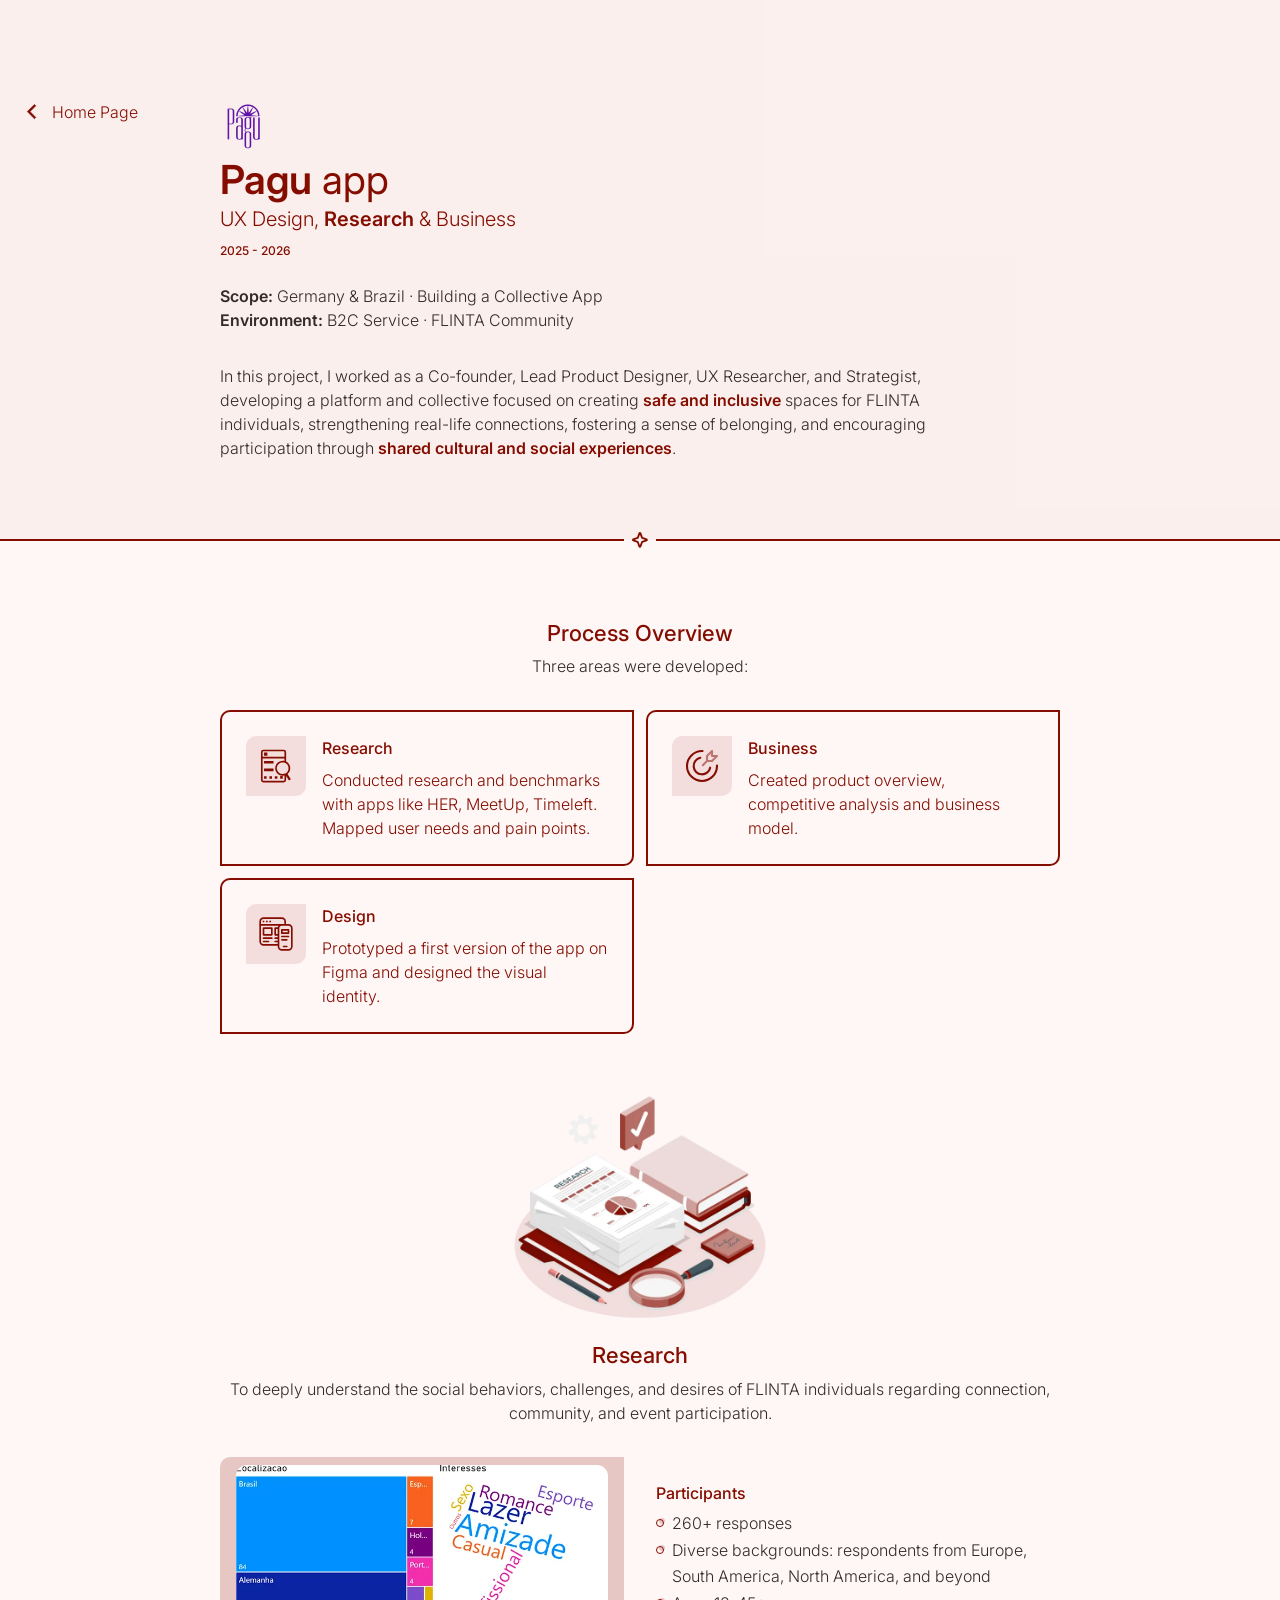
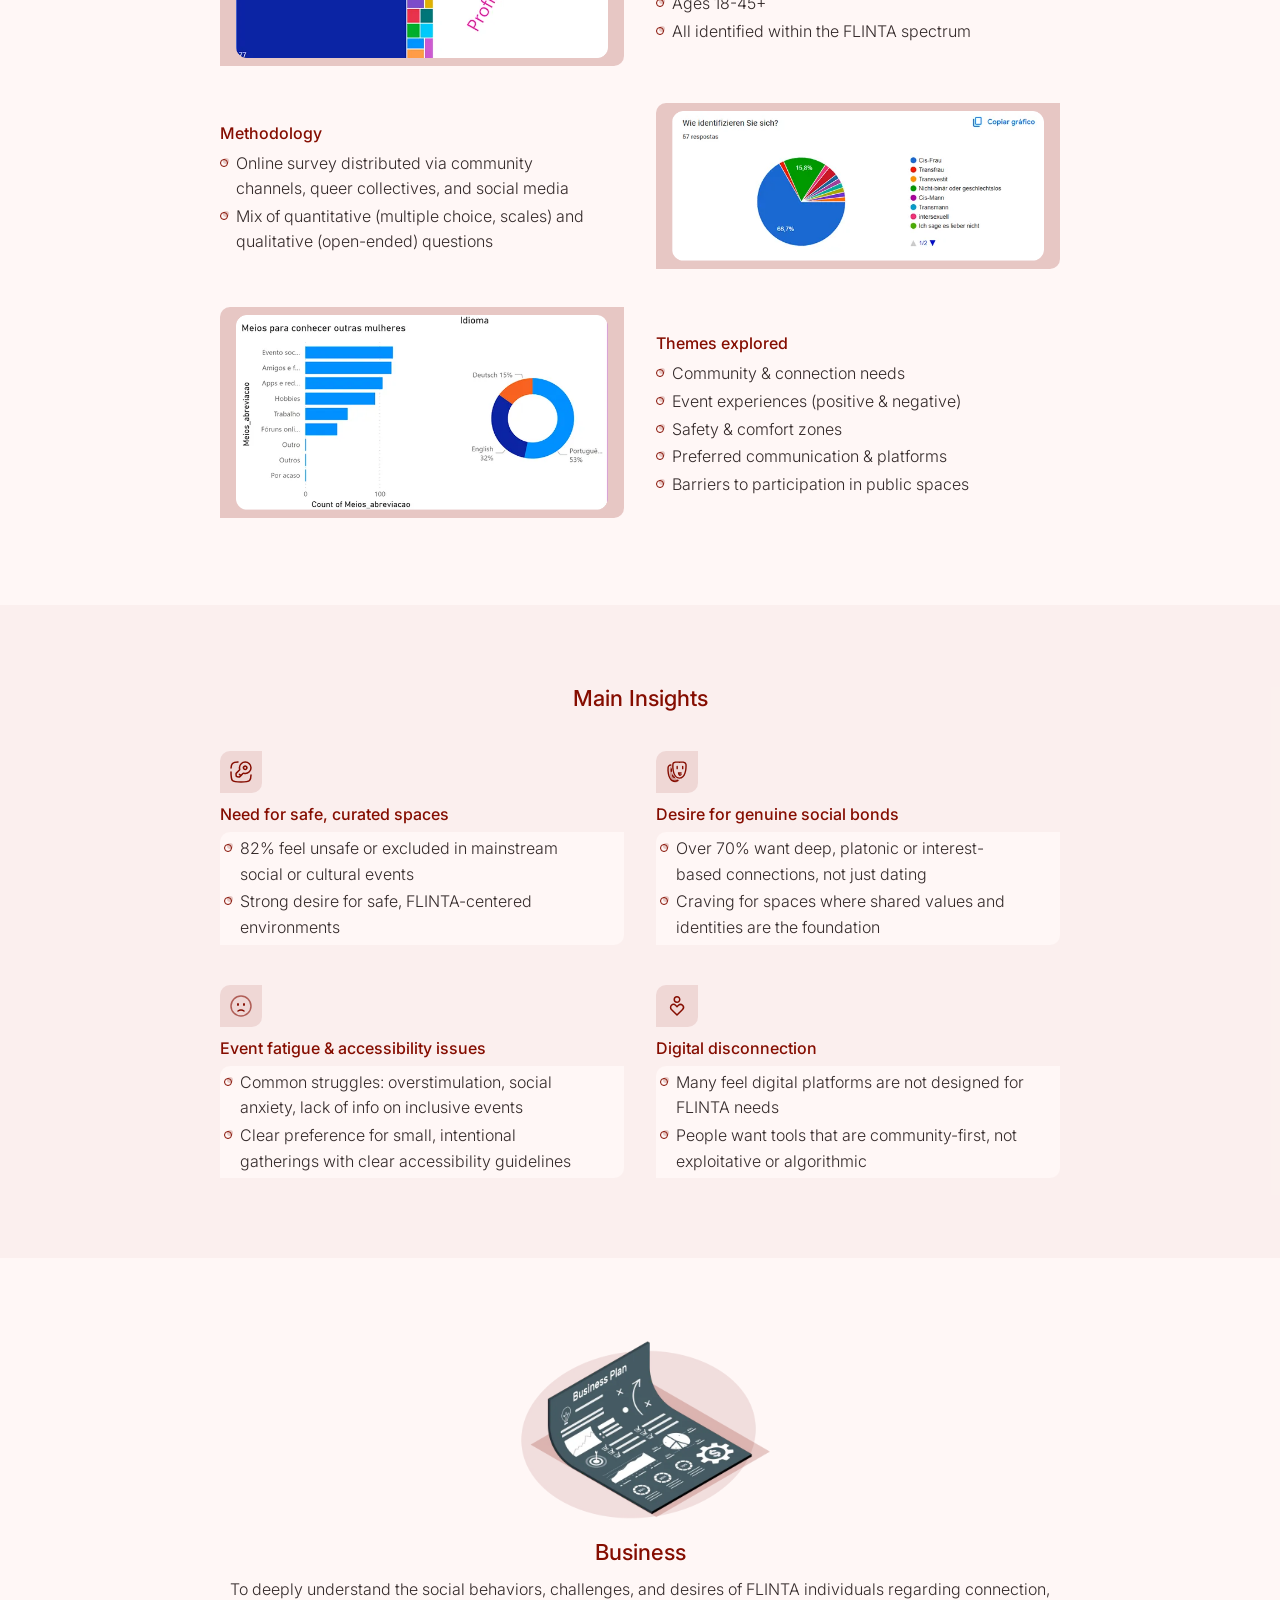
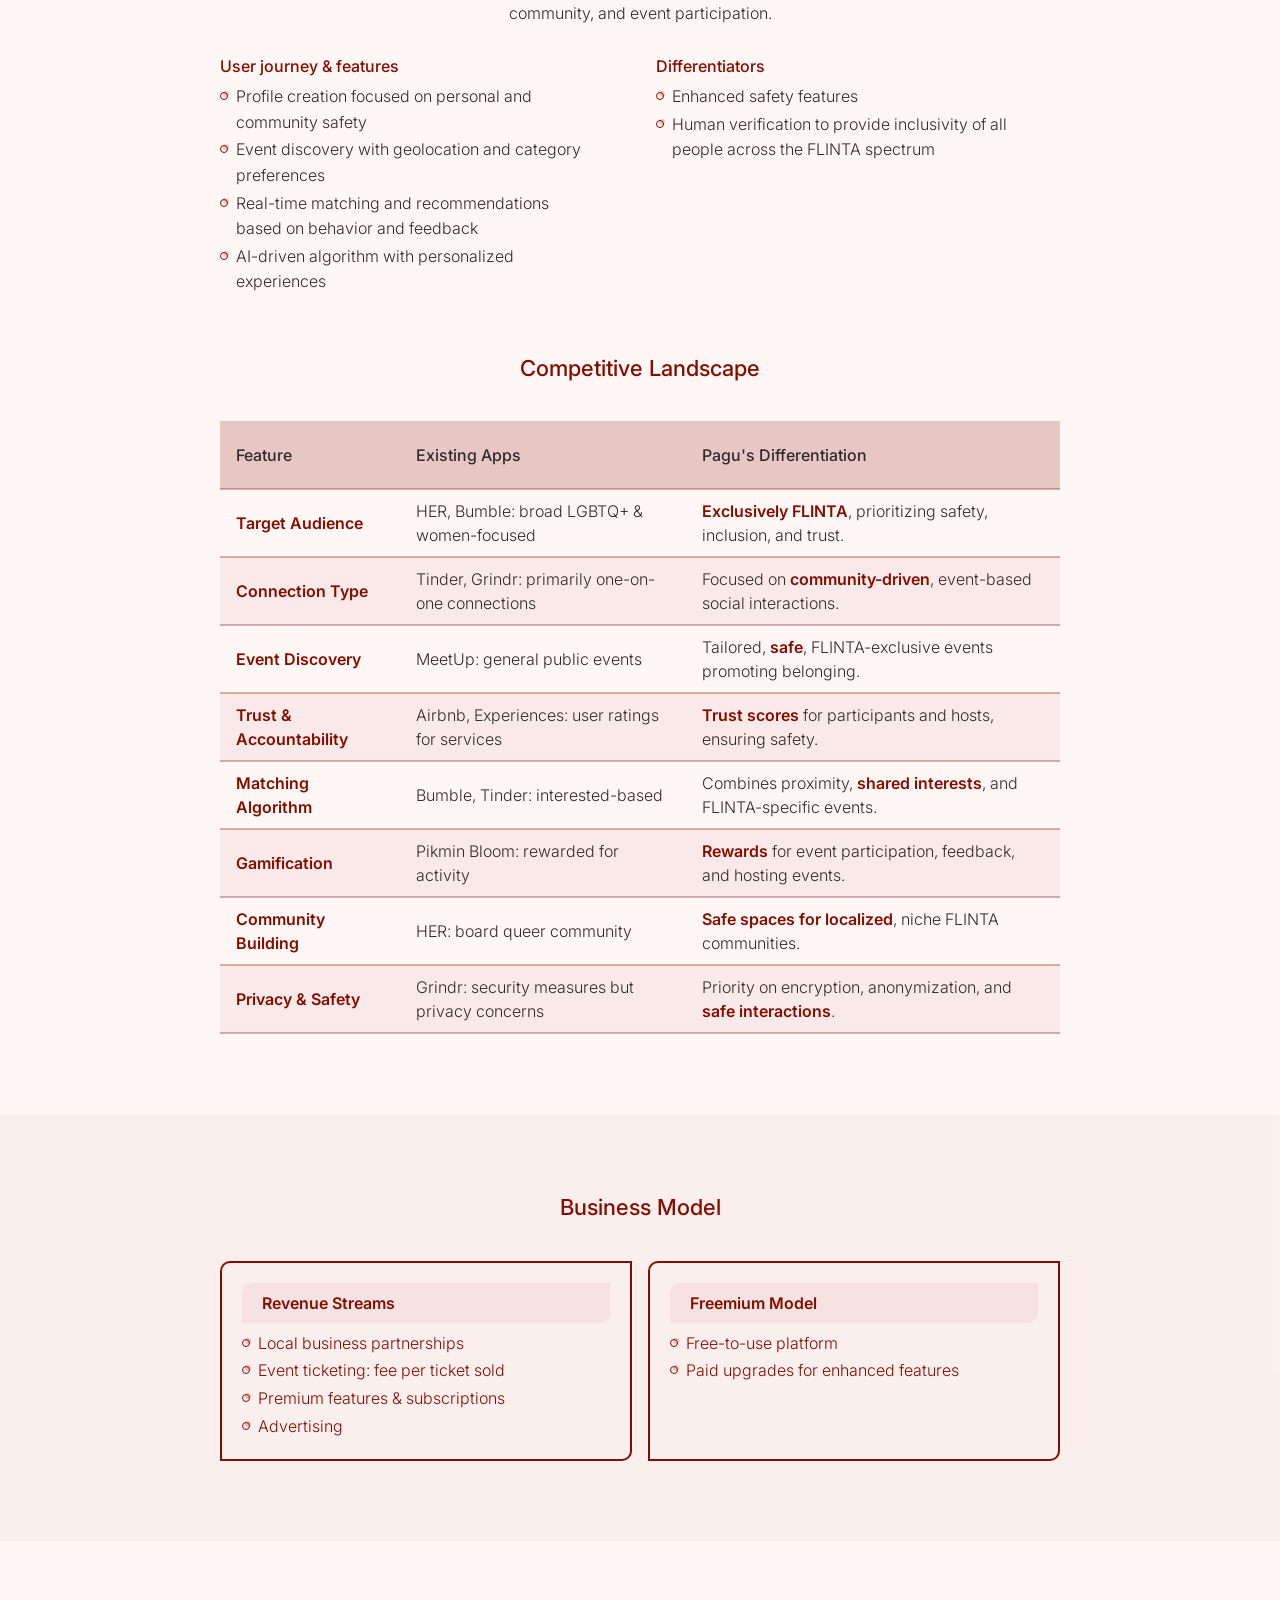
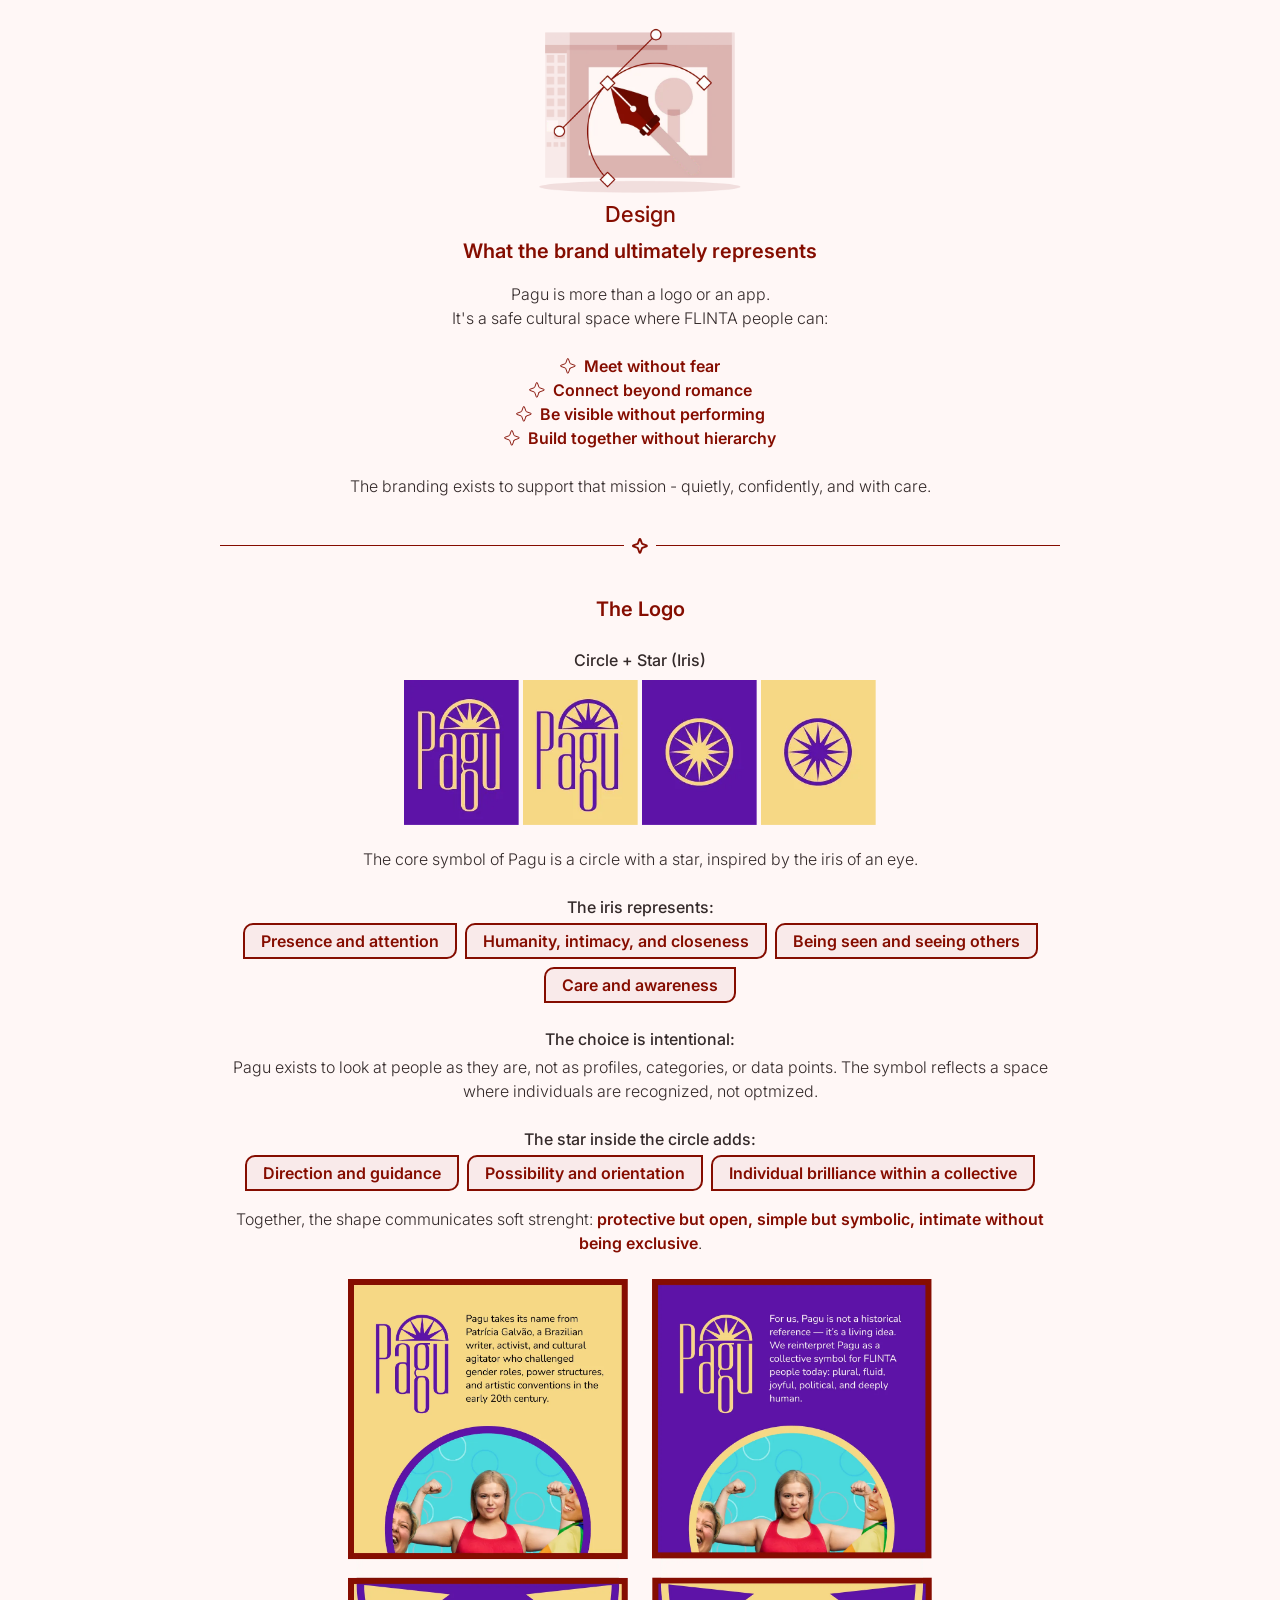
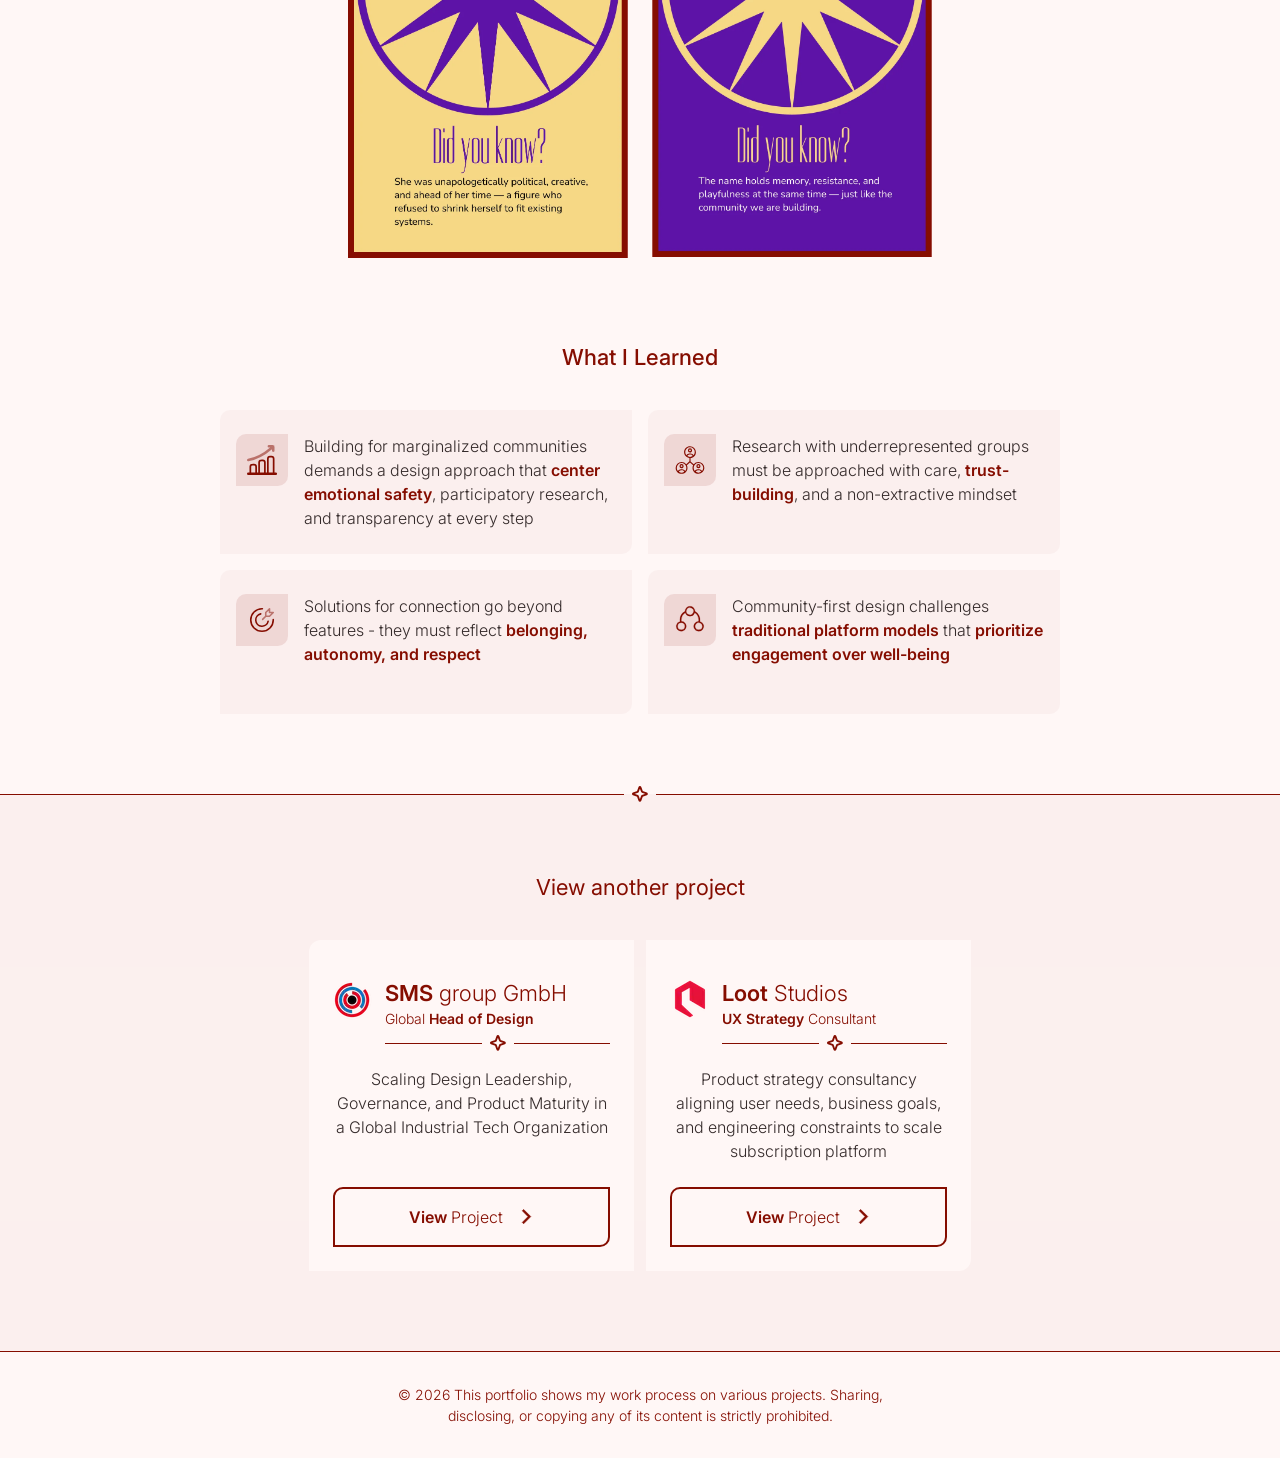
<file: projects/pagu-app/index.html>
<!DOCTYPE html><html lang="en"> <head><meta charset="UTF-8"><meta name="viewport" content="width=device-width"><link rel="icon" type="image/svg+xml" href="/favicon.svg"><link rel="icon" href="/favicon.ico"><meta name="generator" content="Astro v5.17.3"><meta name="keywords" content="Bianca Pinheiro, Product Design Leader, UX Strategy Consultant, Product Strategy Consultant, Service Design Consultant, Design Leadership, UX Research, Product Design, Design Operations, Design Governance, Design Systems, Product Maturity, Enterprise UX, B2B UX, B2C Product Design, Internal Tools UX, Digital Product Consulting, Complex Systems Design, Independent Consultant, Cologne Germany, Europe LATAM"><meta name="description" content="Bianca Pinheiro is a Product Design Leader and independent UX, Product, and Service Strategy consultant based in Cologne, helping organizations scale digital products, design operations, and decision-making in complex environments."><meta property="og:title" content="Bianca Pinheiro | Pagu app"><meta property="og:description" content="Bianca Pinheiro is a Product Design Leader and independent UX, Product, and Service Strategy consultant based in Cologne, helping organizations scale digital products, design operations, and decision-making in complex environments."><meta property="og:image" content="/share.jpg"><meta property="og:type" content="website"><meta name="astro-view-transitions-enabled" content="true"><meta name="astro-view-transitions-fallback" content="animate"><script type="module" src="/assets/ClientRouter.astro_astro_type_script_index_0_lang.CDGfc0hd.js"></script><title>Bianca Pinheiro | Pagu app</title><link rel="stylesheet" href="/assets/loot-studios.DgX0TpjJ.css">
<style>.bullet[data-astro-cid-q3cdvxzb]{border:var(--border-width-small) solid var(--color-brand);border-radius:50%;display:inline-block;margin-top:8px;position:relative;height:8px;min-width:8px;width:8px}.bullet[data-astro-cid-q3cdvxzb]:after{content:"";background-color:var(--color-brand-20);border-radius:50%;display:block;position:absolute;left:2px;bottom:2px;height:100%;width:100%}.list__icon[data-astro-cid-rlrw54xu]{margin-bottom:12px}.list__divider[data-astro-cid-rlrw54xu]{width:110%}.list__description[data-astro-cid-rlrw54xu]{margin-top:16px;white-space:break-spaces}.list__container[data-astro-cid-rlrw54xu]{display:flex;flex-direction:column;gap:8px;margin-top:16px}.list__container--background[data-astro-cid-rlrw54xu]{border-top-left-radius:var(--border-radius-normal);border-bottom-right-radius:var(--border-radius-normal);background-color:var(--color-background-primary);padding:4px}.list__container--compact[data-astro-cid-rlrw54xu]{gap:2px;margin-top:8px}.list__description[data-astro-cid-rlrw54xu]~.list__container[data-astro-cid-rlrw54xu]{margin-top:8px}.list__item[data-astro-cid-rlrw54xu]{display:inline-flex;gap:8px;align-items:flex-start;line-height:1.8;max-width:calc(100% - 32px)}.list__item--compact[data-astro-cid-rlrw54xu]{line-height:1.6}
.divider[data-astro-cid-nedvhkyt]{color:var(--color-brand);display:flex;gap:8px;align-items:center}.divider--light[data-astro-cid-nedvhkyt]{color:var(--color-brand-50)}.divider__line[data-astro-cid-nedvhkyt]{background-color:var(--color-brand);flex:1;height:.5px}.divider__line--light[data-astro-cid-nedvhkyt]{background-color:var(--color-brand-50)}.divider__line--thick[data-astro-cid-nedvhkyt]{height:2px}.section[data-astro-cid-xqj3hrla]{padding:80px var(--layout-side-padding-mobile);position:relative}@media(min-width:1024px){.section[data-astro-cid-xqj3hrla]{padding:80px var(--layout-side-padding)}}.section--secondary[data-astro-cid-xqj3hrla]{background-color:var(--color-background-secondary)}.section--center[data-astro-cid-xqj3hrla]{text-align:center}.section--no-padding-bottom[data-astro-cid-xqj3hrla]{padding-bottom:0}.section__content[data-astro-cid-xqj3hrla]{margin:0 auto;max-width:var(--layout-max-width)}.section__divider[data-astro-cid-xqj3hrla]{position:absolute;bottom:-8px;left:0;width:100%}.heading[data-astro-cid-lixdxnow]{color:var(--color-brand);font-weight:400;line-height:1.2}.heading--bolder[data-astro-cid-lixdxnow]{font-weight:500}.heading--boldest[data-astro-cid-lixdxnow]{font-weight:600}.heading--center[data-astro-cid-lixdxnow]{margin:0 auto;text-align:center}.heading--divider[data-astro-cid-lixdxnow]{width:max-content}.heading--margin[data-astro-cid-lixdxnow]{margin-bottom:40px}.heading--h1[data-astro-cid-lixdxnow]{font-size:var(--font-size-huge)}.heading--h2[data-astro-cid-lixdxnow],.heading--h3[data-astro-cid-lixdxnow]{font-size:var(--font-size-large)}.heading__divider[data-astro-cid-lixdxnow]{width:110%}
.table--scroller[data-astro-cid-sqevkpo5]{overflow-x:auto;max-width:100%}.table[data-astro-cid-sqevkpo5]{text-align:left}.table__header[data-astro-cid-sqevkpo5]{background-color:var(--color-brand-20);font-weight:500;height:40px}.table[data-astro-cid-sqevkpo5] tr{border-bottom:2px solid var(--color-brand-30)}.table[data-astro-cid-sqevkpo5] tbody[data-astro-cid-sqevkpo5] tr:nth-child(2n){background-color:var(--color-brand-05)}.table[data-astro-cid-sqevkpo5] th[data-astro-cid-sqevkpo5],.table[data-astro-cid-sqevkpo5] td{height:68px;min-width:120px;padding:8px 16px;vertical-align:middle}.illustration[data-astro-cid-r7uipgdg]{display:block;height:auto;width:180px;margin:0 auto 8px;max-width:90%}@media(min-width:1024px){.illustration[data-astro-cid-r7uipgdg]{width:260px}}.illustration--between[data-astro-cid-r7uipgdg]{margin-top:40px}.business__description[data-astro-cid-h5t2ipof]{margin:12px auto 32px;text-align:center}.business__plans[data-astro-cid-h5t2ipof]{display:grid;gap:40px 32px;grid-template-columns:repeat(auto-fit,minmax(250px,1fr));margin-bottom:60px}.design__subtitle[data-astro-cid-xd3347zb]{font-size:var(--font-size-medium);margin:8px 0 16px}.design__possibilities[data-astro-cid-xd3347zb]{margin:24px 0}.design__possibility[data-astro-cid-xd3347zb]{color:var(--color-brand);display:flex;justify-content:center;gap:8px}.design__divider[data-astro-cid-xd3347zb]{margin:40px 0}.design__highlight[data-astro-cid-xd3347zb]{font-weight:500;margin:24px 0 4px}.design__logos[data-astro-cid-xd3347zb]{display:grid;gap:4px;grid-template-columns:repeat(2,115px);justify-content:center;margin-top:8px}@media(min-width:1024px){.design__logos[data-astro-cid-xd3347zb]{grid-template-columns:repeat(auto-fit,115px)}}.design__logo[data-astro-cid-xd3347zb]{width:115px;height:auto}.design__description[data-astro-cid-xd3347zb]{margin-top:16px}.design__tags[data-astro-cid-xd3347zb]{display:flex;flex-wrap:wrap;gap:8px;justify-content:center}.design__frames[data-astro-cid-xd3347zb]{display:flex;flex-wrap:wrap;gap:24px;justify-content:center;margin-top:24px}.design__frame[data-astro-cid-xd3347zb]{width:280px;max-width:100%;height:auto}.insights__lists[data-astro-cid-g2h6ht2w]{display:grid;gap:40px 32px;grid-template-columns:250px;justify-content:center}@media(min-width:1024px){.insights__lists[data-astro-cid-g2h6ht2w]{grid-template-columns:repeat(2,minmax(250px,1fr))}}.model__list[data-astro-cid-2dpmcpvu]{display:grid;gap:16px;grid-template-columns:repeat(auto-fit,minmax(250px,1fr))}.process__description[data-astro-cid-3nn2xp4s]{margin:8px 0 32px;text-align:center}.process__results[data-astro-cid-3nn2xp4s]{display:flex;flex-direction:column;gap:32px}.process__result[data-astro-cid-3nn2xp4s]{display:flex;flex-direction:column;gap:12px 32px;align-items:center}@media(min-width:1024px){.process__result[data-astro-cid-3nn2xp4s]{flex-direction:row}.process__result[data-astro-cid-3nn2xp4s]:nth-child(2n){flex-direction:row-reverse}}.process__overview[data-astro-cid-3nn2xp4s]{border-top-left-radius:var(--border-radius-normal);border-bottom-right-radius:var(--border-radius-normal);background-color:var(--color-brand-20);padding:8px 16px;height:auto;width:100%}.process__list[data-astro-cid-3nn2xp4s]{width:50%}
.link[data-astro-cid-ieubmhqz]{border-top-left-radius:var(--border-radius-normal);border-bottom-right-radius:var(--border-radius-normal);background-color:var(--color-background-secondary);color:var(--color-brand);display:inline-flex;gap:16px;align-items:center;justify-content:center;padding:16px}.link--full[data-astro-cid-ieubmhqz]{display:flex}.link--outline[data-astro-cid-ieubmhqz]{background-color:transparent;border:var(--border-width-normal) solid var(--color-brand)}
.another__list[data-astro-cid-klczwhle]{display:grid;gap:12px;grid-template-columns:repeat(auto-fit,325px);justify-content:center;overflow:hidden}.another__item[data-astro-cid-klczwhle]:first-child{border-top-left-radius:var(--border-radius-large)}.another__item[data-astro-cid-klczwhle]:last-child{border-bottom-right-radius:var(--border-radius-large)}.another__item[data-astro-cid-klczwhle]{background-color:var(--color-background-primary);display:flex;flex-direction:column;padding:40px 24px 24px}.another__header[data-astro-cid-klczwhle]{color:var(--color-brand);display:flex;gap:12px;align-items:flex-start;line-height:1.2}.another__info[data-astro-cid-klczwhle],.another__description[data-astro-cid-klczwhle]{flex:1}.another__company[data-astro-cid-klczwhle]{font-size:var(--font-size-large)}.another__position[data-astro-cid-klczwhle]{font-size:var(--font-size-small);height:24px;margin-top:4px}.another__description[data-astro-cid-klczwhle]{margin:16px 0 24px;text-align:center}.hero__logo[data-astro-cid-jjpcwygo]{margin-top:20px}.hero__title[data-astro-cid-jjpcwygo]{color:var(--color-brand);font-size:var(--font-size-medium)}.hero__tenure[data-astro-cid-jjpcwygo]{color:var(--color-brand);font-size:var(--font-size-tiny);font-weight:500;margin-top:8px}.hero__details[data-astro-cid-jjpcwygo]{margin:24px 0 32px}.hero__strong[data-astro-cid-jjpcwygo]{font-weight:600}.hero__role[data-astro-cid-jjpcwygo]{max-width:740px}.learnings__list[data-astro-cid-p7bhdi42]{display:grid;gap:16px;grid-template-columns:repeat(auto-fill,minmax(200px,1fr));grid-template-rows:1fr 1fr}@media(min-width:520px){.learnings__list[data-astro-cid-p7bhdi42]{grid-template-columns:repeat(auto-fill,minmax(320px,1fr))}}.learnings__item[data-astro-cid-p7bhdi42]{border-top-left-radius:var(--border-radius-normal);border-bottom-right-radius:var(--border-radius-normal);background-color:var(--color-brand-03);display:flex;gap:16px;padding:24px 16px}.notes[data-astro-cid-53ss4ss3]{display:grid;gap:12px;grid-template-columns:repeat(auto-fit,minmax(200px,1fr))}@media(min-width:520px){.notes[data-astro-cid-53ss4ss3]{grid-template-columns:repeat(auto-fit,minmax(280px,1fr))}}.notes__note[data-astro-cid-53ss4ss3]{border-top-left-radius:var(--border-radius-normal);border-bottom-right-radius:var(--border-radius-normal);border:var(--border-width-large) solid var(--color-brand);color:var(--color-brand);display:flex;gap:16px;padding:24px}.notes__title[data-astro-cid-53ss4ss3]{font-weight:500;margin-bottom:8px}.tag[data-astro-cid-hd7sioex]{border-top-left-radius:var(--border-radius-normal);border-bottom-right-radius:var(--border-radius-normal);padding:8px 20px}.tag--brand[data-astro-cid-hd7sioex]{color:var(--color-brand)}.tag--text[data-astro-cid-hd7sioex]{color:var(--color-text)}.tag--primary[data-astro-cid-hd7sioex]{background-color:var(--color-brand-05)}.tag--secondary[data-astro-cid-hd7sioex]{background-color:var(--color-background-primary)}.tag--border[data-astro-cid-hd7sioex]{border:2px solid var(--color-brand);padding:4px 16px}.tag--center[data-astro-cid-hd7sioex]{text-align:center}.tag__bullet[data-astro-cid-hd7sioex]{margin-right:4px}.flashcard[data-astro-cid-4lnio6ha]{border-top-left-radius:var(--border-radius-normal);border-bottom-right-radius:var(--border-radius-normal);border:2px solid var(--color-brand);color:var(--color-brand);height:100%;padding:20px}.flashcard--row[data-astro-cid-4lnio6ha]{display:flex;align-items:center;gap:16px}.flashcard__text[data-astro-cid-4lnio6ha]{margin-top:16px}.flashcard__text--row[data-astro-cid-4lnio6ha]{margin-top:0}
</style></head> <body> <script type="module">class t extends HTMLElement{button;dialog;activeClass="menu__button--active";constructor(){super(),this.button=this.querySelector(".menu__button"),this.dialog=this.querySelector(".menu__dialog"),this.addEventListener("click",()=>{this.dialog.open?(this.button.classList.remove(this.activeClass),this.dialog.close()):(this.button.classList.add(this.activeClass),this.dialog.showModal())})}}customElements.define("hamburger-el",t);</script> <Hamburger-El data-astro-cid-jqpvwz3q="true" class="menu__hamburger menu__hamburger--single">  <nav class="nav" data-astro-cid-6kfx2g4n> <ul class="nav__list" data-astro-cid-6kfx2g4n> <li data-astro-cid-6kfx2g4n> <a href="/" class="nav__link" data-astro-cid-6kfx2g4n> <div class="icon  icon--s" aria-hidden="true" data-astro-cid-6kfx2g4n="true" data-astro-cid-fq7qby27> <svg class="icon__image icon__image--s" data-astro-cid-fq7qby27> <use href="/assets/sprite.DRo2ry-S.svg#arrow-left" data-astro-cid-fq7qby27></use> </svg> </div>  Home Page </a> </li> </ul> </nav>  </Hamburger-El> <aside class="menu__aside" data-astro-cid-jqpvwz3q> <nav class="nav" data-astro-cid-6kfx2g4n> <ul class="nav__list" data-astro-cid-6kfx2g4n> <li data-astro-cid-6kfx2g4n> <a href="/" class="nav__link" data-astro-cid-6kfx2g4n> <div class="icon  icon--s" aria-hidden="true" data-astro-cid-6kfx2g4n="true" data-astro-cid-fq7qby27> <svg class="icon__image icon__image--s" data-astro-cid-fq7qby27> <use href="/assets/sprite.DRo2ry-S.svg#arrow-left" data-astro-cid-fq7qby27></use> </svg> </div>  Home Page </a> </li> </ul> </nav>  </aside>  <main>  <section class="section section--secondary" data-astro-cid-xqj3hrla> <div class="section__content" data-astro-cid-xqj3hrla>  <img src="/assets/pagu-app.Dkps_jte_Z1dNQHD.webp" alt data-astro-cid-jjpcwygo="true" loading="lazy" decoding="async" fetchpriority="auto" width="50" height="50" class="hero__logo"> <h1 class="heading heading--h1 " data-astro-cid-jjpcwygo="true" data-astro-cid-lixdxnow> <em>Pagu</em> app </h1> <p class="hero__title" data-astro-cid-jjpcwygo> UX Design, <em>Research</em> &amp; Business </p> <p class="hero__tenure" data-astro-cid-jjpcwygo> 2025 - 2026 </p> <div class="hero__details" data-astro-cid-jjpcwygo> <p data-astro-cid-jjpcwygo> <span class="hero__strong" data-astro-cid-jjpcwygo>
Scope:
</span> Germany &amp; Brazil · Building a Collective App </p> <p data-astro-cid-jjpcwygo> <span class="hero__strong" data-astro-cid-jjpcwygo>
Environment:
</span> B2C Service · FLINTA Community </p> </div> <p class="hero__role" data-astro-cid-jjpcwygo> In this project, I worked as a Co-founder, Lead Product Designer, UX Researcher, and Strategist, developing a platform and collective focused on creating <em>safe and inclusive</em> spaces for FLINTA individuals, strengthening real-life connections, fostering a sense of belonging, and encouraging participation through <em>shared cultural and social experiences</em>. </p>  </div> <div class="divider section__divider" aria-hidden="true" data-astro-cid-xqj3hrla="true" data-astro-cid-nedvhkyt> <div class="divider__line divider__line--thick" data-astro-cid-nedvhkyt></div> <div class="icon  icon--s" aria-hidden="true" data-astro-cid-nedvhkyt="true" data-astro-cid-fq7qby27> <svg class="icon__image icon__image--s" data-astro-cid-fq7qby27> <use href="/assets/sprite.DRo2ry-S.svg#sparkle" data-astro-cid-fq7qby27></use> </svg> </div>  <div class="divider__line divider__line--thick" data-astro-cid-nedvhkyt></div> </div>  </section>    <section class="section section--primary" data-astro-cid-xqj3hrla> <div class="section__content" data-astro-cid-xqj3hrla>  <h2 class="heading heading--h2  heading--bolder heading--center" data-astro-cid-3nn2xp4s="true" data-astro-cid-lixdxnow>
Process Overview
</h2> <p class="process__description" data-astro-cid-3nn2xp4s>
Three areas were developed:
</p> <ul class="notes" data-astro-cid-53ss4ss3> <li class="notes__note" data-astro-cid-53ss4ss3> <div class="icon  icon--xl icon--background" aria-hidden="true" data-aos="zoom-in" data-astro-cid-53ss4ss3="true" data-astro-cid-fq7qby27> <svg class="icon__image icon__image--xl" data-astro-cid-fq7qby27> <use href="/assets/sprite.DRo2ry-S.svg#look-up" data-astro-cid-fq7qby27></use> </svg> </div>  <div data-astro-cid-53ss4ss3> <p class="notes__title" data-astro-cid-53ss4ss3> Research </p> <p class="notes__description" data-astro-cid-53ss4ss3> Conducted research and benchmarks with apps like HER, MeetUp, Timeleft. Mapped user needs and pain points. </p> </div> </li><li class="notes__note" data-astro-cid-53ss4ss3> <div class="icon  icon--xl icon--background" aria-hidden="true" data-aos="zoom-in" data-astro-cid-53ss4ss3="true" data-astro-cid-fq7qby27> <svg class="icon__image icon__image--xl" data-astro-cid-fq7qby27> <use href="/assets/sprite.DRo2ry-S.svg#goal" data-astro-cid-fq7qby27></use> </svg> </div>  <div data-astro-cid-53ss4ss3> <p class="notes__title" data-astro-cid-53ss4ss3> Business </p> <p class="notes__description" data-astro-cid-53ss4ss3> Created product overview, competitive analysis and business model. </p> </div> </li><li class="notes__note" data-astro-cid-53ss4ss3> <div class="icon  icon--xl icon--background" aria-hidden="true" data-aos="zoom-in" data-astro-cid-53ss4ss3="true" data-astro-cid-fq7qby27> <svg class="icon__image icon__image--xl" data-astro-cid-fq7qby27> <use href="/assets/sprite.DRo2ry-S.svg#prototype" data-astro-cid-fq7qby27></use> </svg> </div>  <div data-astro-cid-53ss4ss3> <p class="notes__title" data-astro-cid-53ss4ss3> Design </p> <p class="notes__description" data-astro-cid-53ss4ss3> Prototyped a first version of the app on Figma and designed the visual identity. </p> </div> </li> </ul>  <picture data-astro-cid-r7uipgdg="true"> <source srcset="/assets/research.DsWDXC3e_kPxQq.webp" type="image/webp">  <img src="/assets/research.DsWDXC3e_2eQcYf.png" alt loading="lazy" data-astro-cid-r7uipgdg="true" decoding="async" fetchpriority="auto" width="600" height="600" class="illustration illustration--between"> </picture>  <h2 class="heading heading--h2  heading--bolder heading--center" data-astro-cid-3nn2xp4s="true" data-astro-cid-lixdxnow>
Research
</h2> <p class="process__description" data-astro-cid-3nn2xp4s>
To deeply understand the social behaviors, challenges, and desires of FLINTA individuals regarding connection, community, and event participation.
</p> <div class="process__results" data-astro-cid-3nn2xp4s> <div class="process__result" data-astro-cid-3nn2xp4s> <picture style="width: 50%" data-astro-cid-3nn2xp4s="true"> <source srcset="/assets/result-1.Cq0m5IEj_Z1KU8Uw.webp" type="image/webp">  <img src="/assets/result-1.Cq0m5IEj_85vci.png" alt loading="lazy" data-aos="flip-right" data-astro-cid-3nn2xp4s="true" decoding="async" fetchpriority="auto" width="672" height="348" class="process__overview"> </picture> <div class="list process__list" data-astro-cid-3nn2xp4s="true" data-astro-cid-rlrw54xu>  <h4 class="heading heading--h4  heading--bolder" data-astro-cid-rlrw54xu="true" data-astro-cid-lixdxnow>Participants</h4>  <ul class="list__container list__container--compact" data-astro-cid-rlrw54xu> <li class="list__item list__item--compact" data-astro-cid-rlrw54xu> <div class="bullet " aria-hidden="true" data-astro-cid-rlrw54xu="true" data-astro-cid-q3cdvxzb></div>  260+ responses </li><li class="list__item list__item--compact" data-astro-cid-rlrw54xu> <div class="bullet " aria-hidden="true" data-astro-cid-rlrw54xu="true" data-astro-cid-q3cdvxzb></div>  Diverse backgrounds: respondents from Europe, South America, North America, and beyond </li><li class="list__item list__item--compact" data-astro-cid-rlrw54xu> <div class="bullet " aria-hidden="true" data-astro-cid-rlrw54xu="true" data-astro-cid-q3cdvxzb></div>  Ages 18-45+ </li><li class="list__item list__item--compact" data-astro-cid-rlrw54xu> <div class="bullet " aria-hidden="true" data-astro-cid-rlrw54xu="true" data-astro-cid-q3cdvxzb></div>  All identified within the FLINTA spectrum </li> </ul> </div>  </div><div class="process__result" data-astro-cid-3nn2xp4s> <picture style="width: 50%" data-astro-cid-3nn2xp4s="true"> <source srcset="/assets/result-2.DxpOHgtn_T9U8q.webp" type="image/webp">  <img src="/assets/result-2.DxpOHgtn_Z2h1yxG.png" alt loading="lazy" data-aos="flip-right" data-astro-cid-3nn2xp4s="true" decoding="async" fetchpriority="auto" width="636" height="256" class="process__overview"> </picture> <div class="list process__list" data-astro-cid-3nn2xp4s="true" data-astro-cid-rlrw54xu>  <h4 class="heading heading--h4  heading--bolder" data-astro-cid-rlrw54xu="true" data-astro-cid-lixdxnow>Methodology</h4>  <ul class="list__container list__container--compact" data-astro-cid-rlrw54xu> <li class="list__item list__item--compact" data-astro-cid-rlrw54xu> <div class="bullet " aria-hidden="true" data-astro-cid-rlrw54xu="true" data-astro-cid-q3cdvxzb></div>  Online survey distributed via community channels, queer collectives, and social media </li><li class="list__item list__item--compact" data-astro-cid-rlrw54xu> <div class="bullet " aria-hidden="true" data-astro-cid-rlrw54xu="true" data-astro-cid-q3cdvxzb></div>  Mix of quantitative (multiple choice, scales) and qualitative (open-ended) questions </li> </ul> </div>  </div><div class="process__result" data-astro-cid-3nn2xp4s> <picture style="width: 50%" data-astro-cid-3nn2xp4s="true"> <source srcset="/assets/result-3.BjbQTRbm_Z1csYmw.webp" type="image/webp">  <img src="/assets/result-3.BjbQTRbm_GwEKi.png" alt loading="lazy" data-aos="flip-right" data-astro-cid-3nn2xp4s="true" decoding="async" fetchpriority="auto" width="670" height="352" class="process__overview"> </picture> <div class="list process__list" data-astro-cid-3nn2xp4s="true" data-astro-cid-rlrw54xu>  <h4 class="heading heading--h4  heading--bolder" data-astro-cid-rlrw54xu="true" data-astro-cid-lixdxnow>Themes explored</h4>  <ul class="list__container list__container--compact" data-astro-cid-rlrw54xu> <li class="list__item list__item--compact" data-astro-cid-rlrw54xu> <div class="bullet " aria-hidden="true" data-astro-cid-rlrw54xu="true" data-astro-cid-q3cdvxzb></div>  Community &amp; connection needs </li><li class="list__item list__item--compact" data-astro-cid-rlrw54xu> <div class="bullet " aria-hidden="true" data-astro-cid-rlrw54xu="true" data-astro-cid-q3cdvxzb></div>  Event experiences (positive &amp; negative) </li><li class="list__item list__item--compact" data-astro-cid-rlrw54xu> <div class="bullet " aria-hidden="true" data-astro-cid-rlrw54xu="true" data-astro-cid-q3cdvxzb></div>  Safety &amp; comfort zones </li><li class="list__item list__item--compact" data-astro-cid-rlrw54xu> <div class="bullet " aria-hidden="true" data-astro-cid-rlrw54xu="true" data-astro-cid-q3cdvxzb></div>  Preferred communication &amp; platforms </li><li class="list__item list__item--compact" data-astro-cid-rlrw54xu> <div class="bullet " aria-hidden="true" data-astro-cid-rlrw54xu="true" data-astro-cid-q3cdvxzb></div>  Barriers to participation in public spaces </li> </ul> </div>  </div> </div>  </div>  </section>   <section class="section section--secondary" data-astro-cid-xqj3hrla> <div class="section__content" data-astro-cid-xqj3hrla>  <h2 class="heading heading--h2  heading--bolder heading--center heading--margin" data-astro-cid-g2h6ht2w="true" data-astro-cid-lixdxnow>
Main Insights
</h2> <div class="insights__lists" data-astro-cid-g2h6ht2w> <div class="list " data-astro-cid-g2h6ht2w="true" data-astro-cid-rlrw54xu> <div class="icon list__icon icon--m icon--background" aria-hidden="true" data-aos="zoom-in" data-astro-cid-rlrw54xu="true" data-astro-cid-fq7qby27> <svg class="icon__image icon__image--m" data-astro-cid-fq7qby27> <use href="/assets/sprite.DRo2ry-S.svg#key" data-astro-cid-fq7qby27></use> </svg> </div>  <h4 class="heading heading--h4  heading--bolder" data-astro-cid-rlrw54xu="true" data-astro-cid-lixdxnow>Need for safe, curated spaces</h4>  <ul class="list__container list__container--background list__container--compact" data-astro-cid-rlrw54xu> <li class="list__item list__item--compact" data-astro-cid-rlrw54xu> <div class="bullet " aria-hidden="true" data-astro-cid-rlrw54xu="true" data-astro-cid-q3cdvxzb></div>  82% feel unsafe or excluded in mainstream social or cultural events </li><li class="list__item list__item--compact" data-astro-cid-rlrw54xu> <div class="bullet " aria-hidden="true" data-astro-cid-rlrw54xu="true" data-astro-cid-q3cdvxzb></div>  Strong desire for safe, FLINTA-centered environments </li> </ul> </div> <div class="list " data-astro-cid-g2h6ht2w="true" data-astro-cid-rlrw54xu> <div class="icon list__icon icon--m icon--background" aria-hidden="true" data-aos="zoom-in" data-astro-cid-rlrw54xu="true" data-astro-cid-fq7qby27> <svg class="icon__image icon__image--m" data-astro-cid-fq7qby27> <use href="/assets/sprite.DRo2ry-S.svg#play" data-astro-cid-fq7qby27></use> </svg> </div>  <h4 class="heading heading--h4  heading--bolder" data-astro-cid-rlrw54xu="true" data-astro-cid-lixdxnow>Desire for genuine social bonds</h4>  <ul class="list__container list__container--background list__container--compact" data-astro-cid-rlrw54xu> <li class="list__item list__item--compact" data-astro-cid-rlrw54xu> <div class="bullet " aria-hidden="true" data-astro-cid-rlrw54xu="true" data-astro-cid-q3cdvxzb></div>  Over 70% want deep, platonic or interest-based connections, not just dating </li><li class="list__item list__item--compact" data-astro-cid-rlrw54xu> <div class="bullet " aria-hidden="true" data-astro-cid-rlrw54xu="true" data-astro-cid-q3cdvxzb></div>  Craving for spaces where shared values and identities are the foundation </li> </ul> </div> <div class="list " data-astro-cid-g2h6ht2w="true" data-astro-cid-rlrw54xu> <div class="icon list__icon icon--m icon--background" aria-hidden="true" data-aos="zoom-in" data-astro-cid-rlrw54xu="true" data-astro-cid-fq7qby27> <svg class="icon__image icon__image--m" data-astro-cid-fq7qby27> <use href="/assets/sprite.DRo2ry-S.svg#sad" data-astro-cid-fq7qby27></use> </svg> </div>  <h4 class="heading heading--h4  heading--bolder" data-astro-cid-rlrw54xu="true" data-astro-cid-lixdxnow>Event fatigue &amp; accessibility issues</h4>  <ul class="list__container list__container--background list__container--compact" data-astro-cid-rlrw54xu> <li class="list__item list__item--compact" data-astro-cid-rlrw54xu> <div class="bullet " aria-hidden="true" data-astro-cid-rlrw54xu="true" data-astro-cid-q3cdvxzb></div>  Common struggles: overstimulation, social anxiety, lack of info on inclusive events </li><li class="list__item list__item--compact" data-astro-cid-rlrw54xu> <div class="bullet " aria-hidden="true" data-astro-cid-rlrw54xu="true" data-astro-cid-q3cdvxzb></div>  Clear preference for small, intentional gatherings with clear accessibility guidelines </li> </ul> </div> <div class="list " data-astro-cid-g2h6ht2w="true" data-astro-cid-rlrw54xu> <div class="icon list__icon icon--m icon--background" aria-hidden="true" data-aos="zoom-in" data-astro-cid-rlrw54xu="true" data-astro-cid-fq7qby27> <svg class="icon__image icon__image--m" data-astro-cid-fq7qby27> <use href="/assets/sprite.DRo2ry-S.svg#wellbeing" data-astro-cid-fq7qby27></use> </svg> </div>  <h4 class="heading heading--h4  heading--bolder" data-astro-cid-rlrw54xu="true" data-astro-cid-lixdxnow>Digital disconnection</h4>  <ul class="list__container list__container--background list__container--compact" data-astro-cid-rlrw54xu> <li class="list__item list__item--compact" data-astro-cid-rlrw54xu> <div class="bullet " aria-hidden="true" data-astro-cid-rlrw54xu="true" data-astro-cid-q3cdvxzb></div>  Many feel digital platforms are not designed for FLINTA needs </li><li class="list__item list__item--compact" data-astro-cid-rlrw54xu> <div class="bullet " aria-hidden="true" data-astro-cid-rlrw54xu="true" data-astro-cid-q3cdvxzb></div>  People want tools that are community-first, not exploitative or algorithmic </li> </ul> </div>  </div>  </div>  </section>   <section class="section section--primary" data-astro-cid-xqj3hrla> <div class="section__content" data-astro-cid-xqj3hrla>  <picture data-astro-cid-r7uipgdg="true"> <source srcset="/assets/business.CmYbBj17_18PfWG.webp" type="image/webp">  <img src="/assets/business.CmYbBj17_Z22ldIq.png" alt loading="lazy" data-astro-cid-r7uipgdg="true" decoding="async" fetchpriority="auto" width="702" height="520" class="illustration"> </picture>  <h2 class="heading heading--h2  heading--bolder heading--center" data-astro-cid-h5t2ipof="true" data-astro-cid-lixdxnow>
Business
</h2> <p class="business__description" data-astro-cid-h5t2ipof>
To deeply understand the social behaviors, challenges, and desires of FLINTA individuals regarding connection, community, and event participation.
</p> <div class="business__plans" data-astro-cid-h5t2ipof> <div class="list " data-astro-cid-h5t2ipof="true" data-astro-cid-rlrw54xu>  <h4 class="heading heading--h4  heading--bolder" data-astro-cid-rlrw54xu="true" data-astro-cid-lixdxnow>User journey &amp; features</h4>  <ul class="list__container list__container--compact" data-astro-cid-rlrw54xu> <li class="list__item list__item--compact" data-astro-cid-rlrw54xu> <div class="bullet " aria-hidden="true" data-astro-cid-rlrw54xu="true" data-astro-cid-q3cdvxzb></div>  Profile creation focused on personal and community safety </li><li class="list__item list__item--compact" data-astro-cid-rlrw54xu> <div class="bullet " aria-hidden="true" data-astro-cid-rlrw54xu="true" data-astro-cid-q3cdvxzb></div>  Event discovery with geolocation and category preferences </li><li class="list__item list__item--compact" data-astro-cid-rlrw54xu> <div class="bullet " aria-hidden="true" data-astro-cid-rlrw54xu="true" data-astro-cid-q3cdvxzb></div>  Real-time matching and recommendations based on behavior and feedback </li><li class="list__item list__item--compact" data-astro-cid-rlrw54xu> <div class="bullet " aria-hidden="true" data-astro-cid-rlrw54xu="true" data-astro-cid-q3cdvxzb></div>  AI-driven algorithm with personalized experiences </li> </ul> </div> <div class="list " data-astro-cid-h5t2ipof="true" data-astro-cid-rlrw54xu>  <h4 class="heading heading--h4  heading--bolder" data-astro-cid-rlrw54xu="true" data-astro-cid-lixdxnow>Differentiators</h4>  <ul class="list__container list__container--compact" data-astro-cid-rlrw54xu> <li class="list__item list__item--compact" data-astro-cid-rlrw54xu> <div class="bullet " aria-hidden="true" data-astro-cid-rlrw54xu="true" data-astro-cid-q3cdvxzb></div>  Enhanced safety features </li><li class="list__item list__item--compact" data-astro-cid-rlrw54xu> <div class="bullet " aria-hidden="true" data-astro-cid-rlrw54xu="true" data-astro-cid-q3cdvxzb></div>  Human verification to provide inclusivity of all people across the FLINTA spectrum </li> </ul> </div>  </div> <h2 class="heading heading--h2  heading--bolder heading--center heading--margin" data-astro-cid-h5t2ipof="true" data-astro-cid-lixdxnow>
Competitive Landscape
</h2> <div class="table--scroller" data-aos="fade-up" data-astro-cid-sqevkpo5> <table class="table" data-astro-cid-sqevkpo5> <thead class="table__header" data-astro-cid-sqevkpo5> <tr data-astro-cid-sqevkpo5> <th data-astro-cid-sqevkpo5>Feature</th><th data-astro-cid-sqevkpo5>Existing Apps</th><th data-astro-cid-sqevkpo5>Pagu&#39;s Differentiation</th> </tr> </thead> <tbody data-astro-cid-sqevkpo5> <tr data-astro-cid-h5t2ipof> <td data-astro-cid-h5t2ipof> <em data-astro-cid-h5t2ipof>Target Audience</em> </td> <td data-astro-cid-h5t2ipof> HER, Bumble: broad LGBTQ+ &amp; women-focused </td> <td data-astro-cid-h5t2ipof> <em>Exclusively FLINTA</em>, prioritizing safety, inclusion, and trust. </td> </tr><tr data-astro-cid-h5t2ipof> <td data-astro-cid-h5t2ipof> <em data-astro-cid-h5t2ipof>Connection Type</em> </td> <td data-astro-cid-h5t2ipof> Tinder, Grindr: primarily one-on-one connections </td> <td data-astro-cid-h5t2ipof> Focused on <em>community-driven</em>, event-based social interactions. </td> </tr><tr data-astro-cid-h5t2ipof> <td data-astro-cid-h5t2ipof> <em data-astro-cid-h5t2ipof>Event Discovery</em> </td> <td data-astro-cid-h5t2ipof> MeetUp: general public events </td> <td data-astro-cid-h5t2ipof> Tailored, <em>safe</em>, FLINTA-exclusive events promoting belonging. </td> </tr><tr data-astro-cid-h5t2ipof> <td data-astro-cid-h5t2ipof> <em data-astro-cid-h5t2ipof>Trust &amp; Accountability</em> </td> <td data-astro-cid-h5t2ipof> Airbnb, Experiences: user ratings for services </td> <td data-astro-cid-h5t2ipof> <em>Trust scores</em> for participants and hosts, ensuring safety. </td> </tr><tr data-astro-cid-h5t2ipof> <td data-astro-cid-h5t2ipof> <em data-astro-cid-h5t2ipof>Matching Algorithm</em> </td> <td data-astro-cid-h5t2ipof> Bumble, Tinder: interested-based </td> <td data-astro-cid-h5t2ipof> Combines proximity, <em>shared interests</em>, and FLINTA-specific events. </td> </tr><tr data-astro-cid-h5t2ipof> <td data-astro-cid-h5t2ipof> <em data-astro-cid-h5t2ipof>Gamification</em> </td> <td data-astro-cid-h5t2ipof> Pikmin Bloom: rewarded for activity </td> <td data-astro-cid-h5t2ipof> <em>Rewards</em> for event participation, feedback, and hosting events. </td> </tr><tr data-astro-cid-h5t2ipof> <td data-astro-cid-h5t2ipof> <em data-astro-cid-h5t2ipof>Community Building</em> </td> <td data-astro-cid-h5t2ipof> HER: board queer community </td> <td data-astro-cid-h5t2ipof> <em>Safe spaces for localized</em>, niche FLINTA communities. </td> </tr><tr data-astro-cid-h5t2ipof> <td data-astro-cid-h5t2ipof> <em data-astro-cid-h5t2ipof>Privacy &amp; Safety</em> </td> <td data-astro-cid-h5t2ipof> Grindr: security measures but privacy concerns </td> <td data-astro-cid-h5t2ipof> Priority on encryption, anonymization, and <em>safe interactions</em>. </td> </tr> </tbody> </table> </div>   </div>  </section>   <section class="section section--secondary" data-astro-cid-xqj3hrla> <div class="section__content" data-astro-cid-xqj3hrla>  <h2 class="heading heading--h2  heading--bolder heading--center heading--margin" data-astro-cid-2dpmcpvu="true" data-astro-cid-lixdxnow>
Business Model
</h2> <ul class="model__list" data-astro-cid-2dpmcpvu> <li class="model__item" data-astro-cid-2dpmcpvu> <div class="flashcard" data-astro-cid-4lnio6ha> <div class="tag tag--brand tag--primary" data-aos="zoom-in" data-astro-cid-4lnio6ha="true" data-astro-cid-hd7sioex>  <em data-astro-cid-hd7sioex> Revenue Streams </em>  </div>  <div class="list " data-astro-cid-4lnio6ha="true" data-astro-cid-rlrw54xu>    <ul class="list__container list__container--compact" data-astro-cid-rlrw54xu> <li class="list__item list__item--compact" data-astro-cid-rlrw54xu> <div class="bullet " aria-hidden="true" data-astro-cid-rlrw54xu="true" data-astro-cid-q3cdvxzb></div>  Local business partnerships </li><li class="list__item list__item--compact" data-astro-cid-rlrw54xu> <div class="bullet " aria-hidden="true" data-astro-cid-rlrw54xu="true" data-astro-cid-q3cdvxzb></div>  Event ticketing: fee per ticket sold </li><li class="list__item list__item--compact" data-astro-cid-rlrw54xu> <div class="bullet " aria-hidden="true" data-astro-cid-rlrw54xu="true" data-astro-cid-q3cdvxzb></div>  Premium features &amp; subscriptions </li><li class="list__item list__item--compact" data-astro-cid-rlrw54xu> <div class="bullet " aria-hidden="true" data-astro-cid-rlrw54xu="true" data-astro-cid-q3cdvxzb></div>  Advertising </li> </ul> </div>   </div>  </li><li class="model__item" data-astro-cid-2dpmcpvu> <div class="flashcard" data-astro-cid-4lnio6ha> <div class="tag tag--brand tag--primary" data-aos="zoom-in" data-astro-cid-4lnio6ha="true" data-astro-cid-hd7sioex>  <em data-astro-cid-hd7sioex> Freemium Model </em>  </div>  <div class="list " data-astro-cid-4lnio6ha="true" data-astro-cid-rlrw54xu>    <ul class="list__container list__container--compact" data-astro-cid-rlrw54xu> <li class="list__item list__item--compact" data-astro-cid-rlrw54xu> <div class="bullet " aria-hidden="true" data-astro-cid-rlrw54xu="true" data-astro-cid-q3cdvxzb></div>  Free-to-use platform </li><li class="list__item list__item--compact" data-astro-cid-rlrw54xu> <div class="bullet " aria-hidden="true" data-astro-cid-rlrw54xu="true" data-astro-cid-q3cdvxzb></div>  Paid upgrades for enhanced features </li> </ul> </div>   </div>  </li> </ul>  </div>  </section>   <section class="section section--primary section--center section--no-padding-bottom" data-astro-cid-xqj3hrla> <div class="section__content" data-astro-cid-xqj3hrla>  <picture data-astro-cid-r7uipgdg="true"> <source srcset="/assets/design.nJtf-L02_Z1ibYxa.webp" type="image/webp">  <img src="/assets/design.nJtf-L02_Z1lCdn0.png" alt loading="lazy" data-astro-cid-r7uipgdg="true" decoding="async" fetchpriority="auto" width="762" height="504" class="illustration"> </picture>  <h2 class="heading heading--h2  heading--bolder heading--center" data-astro-cid-xd3347zb="true" data-astro-cid-lixdxnow>
Design
</h2> <p class="design__subtitle" data-astro-cid-xd3347zb> <em data-astro-cid-xd3347zb>What the brand ultimately represents</em> </p> <p data-astro-cid-xd3347zb>
Pagu is more than a logo or an app.
</p> <p data-astro-cid-xd3347zb>
It's a safe cultural space where FLINTA people can:
</p> <ul class="design__possibilities" data-astro-cid-xd3347zb> <li class="design__possibility" data-astro-cid-xd3347zb> <div class="icon  icon--s" aria-hidden="true" data-astro-cid-xd3347zb="true" data-astro-cid-fq7qby27> <svg class="icon__image icon__image--s" data-astro-cid-fq7qby27> <use href="/assets/sprite.DRo2ry-S.svg#star" data-astro-cid-fq7qby27></use> </svg> </div>  <em data-astro-cid-xd3347zb>Meet without fear</em> </li><li class="design__possibility" data-astro-cid-xd3347zb> <div class="icon  icon--s" aria-hidden="true" data-astro-cid-xd3347zb="true" data-astro-cid-fq7qby27> <svg class="icon__image icon__image--s" data-astro-cid-fq7qby27> <use href="/assets/sprite.DRo2ry-S.svg#star" data-astro-cid-fq7qby27></use> </svg> </div>  <em data-astro-cid-xd3347zb>Connect beyond romance</em> </li><li class="design__possibility" data-astro-cid-xd3347zb> <div class="icon  icon--s" aria-hidden="true" data-astro-cid-xd3347zb="true" data-astro-cid-fq7qby27> <svg class="icon__image icon__image--s" data-astro-cid-fq7qby27> <use href="/assets/sprite.DRo2ry-S.svg#star" data-astro-cid-fq7qby27></use> </svg> </div>  <em data-astro-cid-xd3347zb>Be visible without performing</em> </li><li class="design__possibility" data-astro-cid-xd3347zb> <div class="icon  icon--s" aria-hidden="true" data-astro-cid-xd3347zb="true" data-astro-cid-fq7qby27> <svg class="icon__image icon__image--s" data-astro-cid-fq7qby27> <use href="/assets/sprite.DRo2ry-S.svg#star" data-astro-cid-fq7qby27></use> </svg> </div>  <em data-astro-cid-xd3347zb>Build together without hierarchy</em> </li> </ul> <p data-astro-cid-xd3347zb>
The branding exists to support that mission - quietly, confidently, and with care.
</p> <div class="divider design__divider" aria-hidden="true" data-astro-cid-xd3347zb="true" data-astro-cid-nedvhkyt> <div class="divider__line" data-astro-cid-nedvhkyt></div> <div class="icon  icon--s" aria-hidden="true" data-astro-cid-nedvhkyt="true" data-astro-cid-fq7qby27> <svg class="icon__image icon__image--s" data-astro-cid-fq7qby27> <use href="/assets/sprite.DRo2ry-S.svg#sparkle" data-astro-cid-fq7qby27></use> </svg> </div>  <div class="divider__line" data-astro-cid-nedvhkyt></div> </div>  <p class="design__subtitle" data-astro-cid-xd3347zb> <em data-astro-cid-xd3347zb>The Logo</em> </p> <p class="design__highlight" data-astro-cid-xd3347zb>
Circle + Star (Iris)
</p> <div class="design__logos" data-aos="fade-up" data-astro-cid-xd3347zb> <picture data-astro-cid-xd3347zb="true"> <source srcset="/assets/logo-1.pKndwmAP_ZWtoR1.webp" type="image/webp">  <img src="/assets/logo-1.pKndwmAP_Z10TCGQ.png" alt loading="lazy" data-astro-cid-xd3347zb="true" decoding="async" fetchpriority="auto" width="185" height="234" class="design__logo"> </picture><picture data-astro-cid-xd3347zb="true"> <source srcset="/assets/logo-2.D6S46HfS_bl9gX.webp" type="image/webp">  <img src="/assets/logo-2.D6S46HfS_7TUr8.png" alt loading="lazy" data-astro-cid-xd3347zb="true" decoding="async" fetchpriority="auto" width="185" height="234" class="design__logo"> </picture><picture data-astro-cid-xd3347zb="true"> <source srcset="/assets/logo-3.BVqeW88D_ZpTmKG.webp" type="image/webp">  <img src="/assets/logo-3.BVqeW88D_ZtkAAw.png" alt loading="lazy" data-astro-cid-xd3347zb="true" decoding="async" fetchpriority="auto" width="185" height="234" class="design__logo"> </picture><picture data-astro-cid-xd3347zb="true"> <source srcset="/assets/logo-4.u9ODqHBT_1Hav3G.webp" type="image/webp">  <img src="/assets/logo-4.u9ODqHBT_1DJhdQ.png" alt loading="lazy" data-astro-cid-xd3347zb="true" decoding="async" fetchpriority="auto" width="185" height="234" class="design__logo"> </picture> </div> <p class="design__description" data-astro-cid-xd3347zb>
The core symbol of Pagu is a circle with a star, inspired by the iris of an eye.
</p> <p class="design__highlight" data-astro-cid-xd3347zb>
The iris represents:
</p> <div class="design__tags" data-astro-cid-xd3347zb> <div class="tag tag--brand tag--primary tag--border" data-astro-cid-xd3347zb="true" data-astro-cid-hd7sioex>  <em data-astro-cid-hd7sioex> Presence and attention </em>  </div> <div class="tag tag--brand tag--primary tag--border" data-astro-cid-xd3347zb="true" data-astro-cid-hd7sioex>  <em data-astro-cid-hd7sioex> Humanity, intimacy, and closeness </em>  </div> <div class="tag tag--brand tag--primary tag--border" data-astro-cid-xd3347zb="true" data-astro-cid-hd7sioex>  <em data-astro-cid-hd7sioex> Being seen and seeing others </em>  </div> <div class="tag tag--brand tag--primary tag--border" data-astro-cid-xd3347zb="true" data-astro-cid-hd7sioex>  <em data-astro-cid-hd7sioex> Care and awareness </em>  </div>  </div> <p class="design__highlight" data-astro-cid-xd3347zb>
The choice is intentional:
</p> <p data-astro-cid-xd3347zb>
Pagu exists to look at people as they are, not as profiles, categories, or data points. The symbol reflects a space where individuals are recognized, not optmized.
</p> <p class="design__highlight" data-astro-cid-xd3347zb>
The star inside the circle adds:
</p> <div class="design__tags" data-astro-cid-xd3347zb> <div class="tag tag--brand tag--primary tag--border" data-astro-cid-xd3347zb="true" data-astro-cid-hd7sioex>  <em data-astro-cid-hd7sioex> Direction and guidance </em>  </div> <div class="tag tag--brand tag--primary tag--border" data-astro-cid-xd3347zb="true" data-astro-cid-hd7sioex>  <em data-astro-cid-hd7sioex> Possibility and orientation </em>  </div> <div class="tag tag--brand tag--primary tag--border" data-astro-cid-xd3347zb="true" data-astro-cid-hd7sioex>  <em data-astro-cid-hd7sioex> Individual brilliance within a collective </em>  </div>  </div> <p class="design__description" data-astro-cid-xd3347zb>
Together, the shape communicates soft strenght: <em data-astro-cid-xd3347zb>protective but open, simple but symbolic, intimate without being exclusive</em>.
</p> <div class="design__frames" data-aos="fade-up" data-astro-cid-xd3347zb> <picture data-astro-cid-xd3347zb="true"> <source srcset="/assets/frame-1.wGRR17br_Z2r1lwy.webp" type="image/webp">  <img src="/assets/frame-1.wGRR17br_z7rqz.png" alt loading="lazy" data-astro-cid-xd3347zb="true" decoding="async" fetchpriority="auto" width="927" height="1916" class="design__frame"> </picture> <picture data-astro-cid-xd3347zb="true"> <source srcset="/assets/frame-2.DKgWOYfe_Z2jIj0Y.webp" type="image/webp">  <img src="/assets/frame-2.DKgWOYfe_GptW9.png" alt loading="lazy" data-astro-cid-xd3347zb="true" decoding="async" fetchpriority="auto" width="928" height="1916" class="design__frame"> </picture> </div>  </div>  </section>    <section class="section section--primary" data-astro-cid-xqj3hrla> <div class="section__content" data-astro-cid-xqj3hrla>  <h2 class="heading heading--h2  heading--bolder heading--center heading--margin" data-astro-cid-p7bhdi42="true" data-astro-cid-lixdxnow>
What I Learned
</h2> <ul class="learnings__list" data-astro-cid-p7bhdi42> <li class="learnings__item" data-astro-cid-p7bhdi42> <div class="icon  icon--l icon--background" aria-hidden="true" data-aos="zoom-in" data-astro-cid-p7bhdi42="true" data-astro-cid-fq7qby27> <svg class="icon__image icon__image--l" data-astro-cid-fq7qby27> <use href="/assets/sprite.DRo2ry-S.svg#growth" data-astro-cid-fq7qby27></use> </svg> </div>  <div data-astro-cid-p7bhdi42> Building for marginalized communities demands a design approach that <em>center emotional safety</em>, participatory research, and transparency at every step </div> </li><li class="learnings__item" data-astro-cid-p7bhdi42> <div class="icon  icon--l icon--background" aria-hidden="true" data-aos="zoom-in" data-astro-cid-p7bhdi42="true" data-astro-cid-fq7qby27> <svg class="icon__image icon__image--l" data-astro-cid-fq7qby27> <use href="/assets/sprite.DRo2ry-S.svg#team" data-astro-cid-fq7qby27></use> </svg> </div>  <div data-astro-cid-p7bhdi42> Research with underrepresented groups must be approached with care, <em>trust-building</em>, and a non-extractive mindset </div> </li><li class="learnings__item" data-astro-cid-p7bhdi42> <div class="icon  icon--l icon--background" aria-hidden="true" data-aos="zoom-in" data-astro-cid-p7bhdi42="true" data-astro-cid-fq7qby27> <svg class="icon__image icon__image--l" data-astro-cid-fq7qby27> <use href="/assets/sprite.DRo2ry-S.svg#goal" data-astro-cid-fq7qby27></use> </svg> </div>  <div data-astro-cid-p7bhdi42> Solutions for connection go beyond features - they must reflect <em>belonging, autonomy, and respect</em> </div> </li><li class="learnings__item" data-astro-cid-p7bhdi42> <div class="icon  icon--l icon--background" aria-hidden="true" data-aos="zoom-in" data-astro-cid-p7bhdi42="true" data-astro-cid-fq7qby27> <svg class="icon__image icon__image--l" data-astro-cid-fq7qby27> <use href="/assets/sprite.DRo2ry-S.svg#collaboration" data-astro-cid-fq7qby27></use> </svg> </div>  <div data-astro-cid-p7bhdi42> Community-first design challenges <em>traditional platform models</em> that <em>prioritize engagement over well-being</em> </div> </li> </ul>  </div> <div class="divider section__divider" aria-hidden="true" data-astro-cid-xqj3hrla="true" data-astro-cid-nedvhkyt> <div class="divider__line" data-astro-cid-nedvhkyt></div> <div class="icon  icon--s" aria-hidden="true" data-astro-cid-nedvhkyt="true" data-astro-cid-fq7qby27> <svg class="icon__image icon__image--s" data-astro-cid-fq7qby27> <use href="/assets/sprite.DRo2ry-S.svg#sparkle" data-astro-cid-fq7qby27></use> </svg> </div>  <div class="divider__line" data-astro-cid-nedvhkyt></div> </div>  </section>   <section class="section section--secondary" data-astro-cid-xqj3hrla> <div class="section__content" data-astro-cid-xqj3hrla>  <h2 class="heading heading--h2  heading--center heading--margin" data-astro-cid-klczwhle="true" data-astro-cid-lixdxnow>
View another project
</h2> <ul class="another__list" data-aos="fade-up" data-astro-cid-klczwhle> <li class="another__item" data-astro-cid-klczwhle> <div class="another__header" data-astro-cid-klczwhle> <img src="/assets/sms-group.mFWsdpKL_1bPaRh.webp" loading="lazy" alt data-astro-cid-klczwhle="true" decoding="async" fetchpriority="auto" width="40" height="40"> <div class="another__info" data-astro-cid-klczwhle> <p class="another__company" data-astro-cid-klczwhle> <em>SMS</em> group GmbH </p> <p class="another__position" data-astro-cid-klczwhle> Global <em>Head of Design</em> </p> <div class="divider " aria-hidden="true" data-astro-cid-klczwhle="true" data-astro-cid-nedvhkyt> <div class="divider__line" data-astro-cid-nedvhkyt></div> <div class="icon  icon--s" aria-hidden="true" data-astro-cid-nedvhkyt="true" data-astro-cid-fq7qby27> <svg class="icon__image icon__image--s" data-astro-cid-fq7qby27> <use href="/assets/sprite.DRo2ry-S.svg#sparkle" data-astro-cid-fq7qby27></use> </svg> </div>  <div class="divider__line" data-astro-cid-nedvhkyt></div> </div>  </div> </div> <p class="another__description" data-astro-cid-klczwhle> Scaling Design Leadership, Governance, and Product Maturity in a Global Industrial Tech Organization </p> <a class="link link--full link--outline" href="/projects/sms-group" title="Learn more about my work with SMS group GmbH" data-astro-cid-ieubmhqz> <span data-astro-cid-ieubmhqz> <em data-astro-cid-ieubmhqz>View</em> Project </span> <div class="icon  icon--s" aria-hidden="true" data-astro-cid-ieubmhqz="true" data-astro-cid-fq7qby27> <svg class="icon__image icon__image--s" data-astro-cid-fq7qby27> <use href="/assets/sprite.DRo2ry-S.svg#arrow-right" data-astro-cid-fq7qby27></use> </svg> </div>  </a>  </li><li class="another__item" data-astro-cid-klczwhle> <div class="another__header" data-astro-cid-klczwhle> <img src="/assets/loot-studios.B7fXGTWd_1CrbIw.webp" loading="lazy" alt data-astro-cid-klczwhle="true" decoding="async" fetchpriority="auto" width="40" height="40"> <div class="another__info" data-astro-cid-klczwhle> <p class="another__company" data-astro-cid-klczwhle> <em>Loot</em> Studios </p> <p class="another__position" data-astro-cid-klczwhle> <em>UX Strategy</em> Consultant </p> <div class="divider " aria-hidden="true" data-astro-cid-klczwhle="true" data-astro-cid-nedvhkyt> <div class="divider__line" data-astro-cid-nedvhkyt></div> <div class="icon  icon--s" aria-hidden="true" data-astro-cid-nedvhkyt="true" data-astro-cid-fq7qby27> <svg class="icon__image icon__image--s" data-astro-cid-fq7qby27> <use href="/assets/sprite.DRo2ry-S.svg#sparkle" data-astro-cid-fq7qby27></use> </svg> </div>  <div class="divider__line" data-astro-cid-nedvhkyt></div> </div>  </div> </div> <p class="another__description" data-astro-cid-klczwhle> Product strategy consultancy aligning user needs, business goals, and engineering constraints to scale subscription platform </p> <a class="link link--full link--outline" href="/projects/loot-studios" title="Learn more about my work with Loot Studios" data-astro-cid-ieubmhqz> <span data-astro-cid-ieubmhqz> <em data-astro-cid-ieubmhqz>View</em> Project </span> <div class="icon  icon--s" aria-hidden="true" data-astro-cid-ieubmhqz="true" data-astro-cid-fq7qby27> <svg class="icon__image icon__image--s" data-astro-cid-fq7qby27> <use href="/assets/sprite.DRo2ry-S.svg#arrow-right" data-astro-cid-fq7qby27></use> </svg> </div>  </a>  </li> </ul>  </div>  </section>    </main> <footer class="footer" data-astro-cid-hiyxzakp> <p class="footer__copyright" data-astro-cid-hiyxzakp>
© 2026 This portfolio shows my work process on various projects. Sharing, disclosing, or copying any of its content is strictly prohibited.
</p> </footer>  <script type="module" src="/assets/Base.astro_astro_type_script_index_0_lang.CGAW3RQJ.js"></script> </body> </html>
</file>
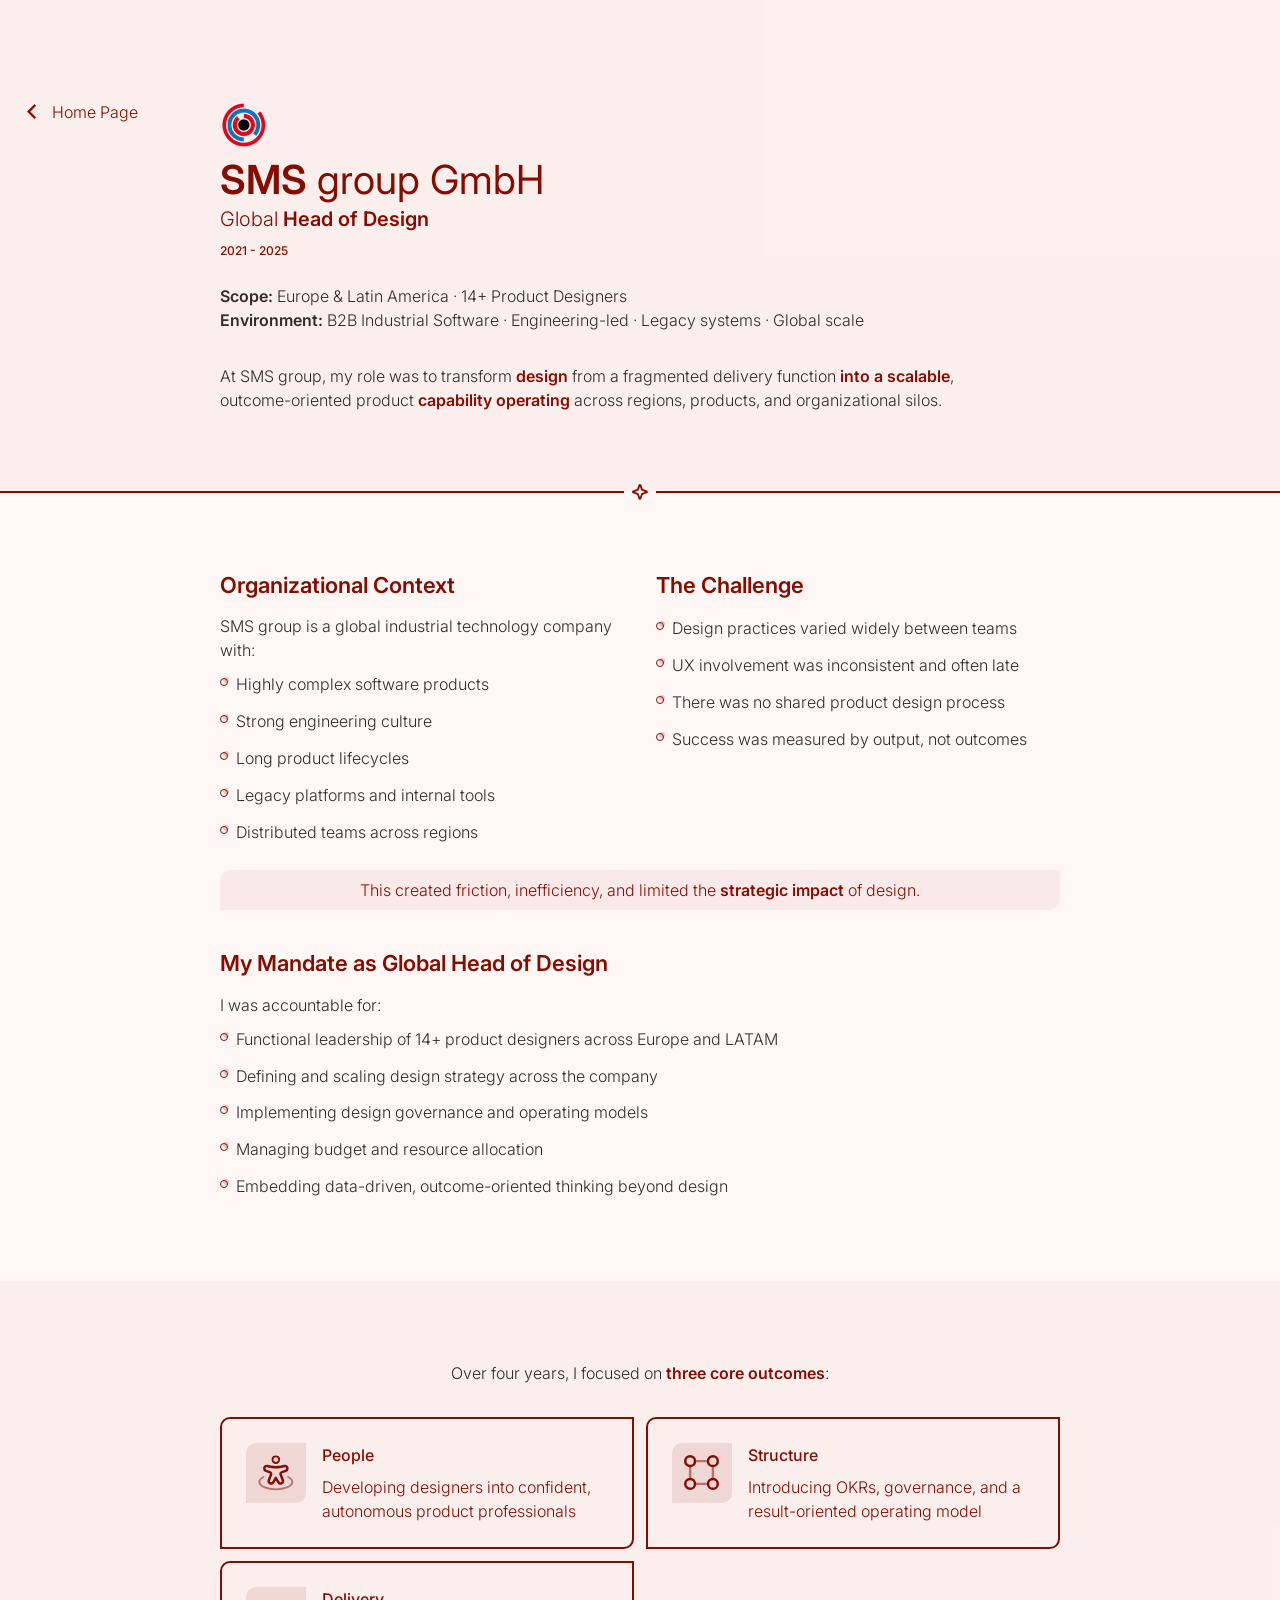
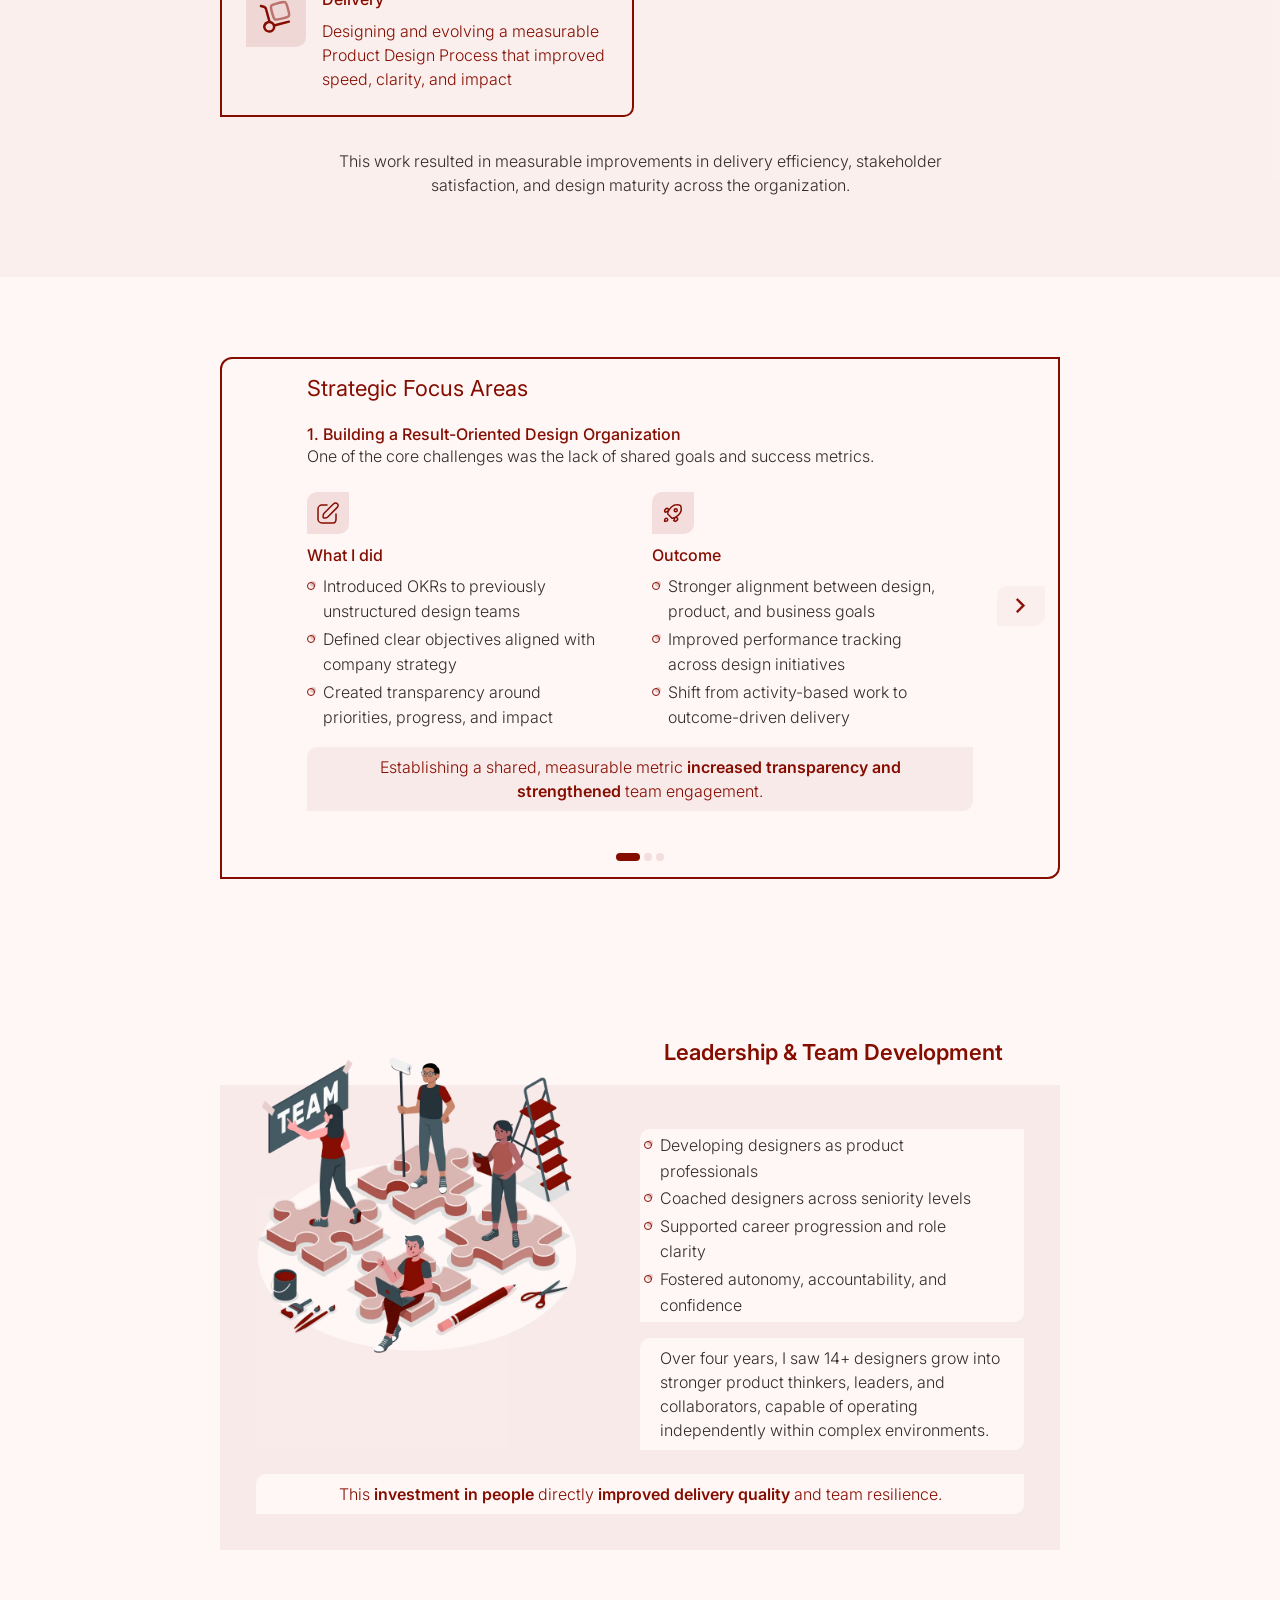
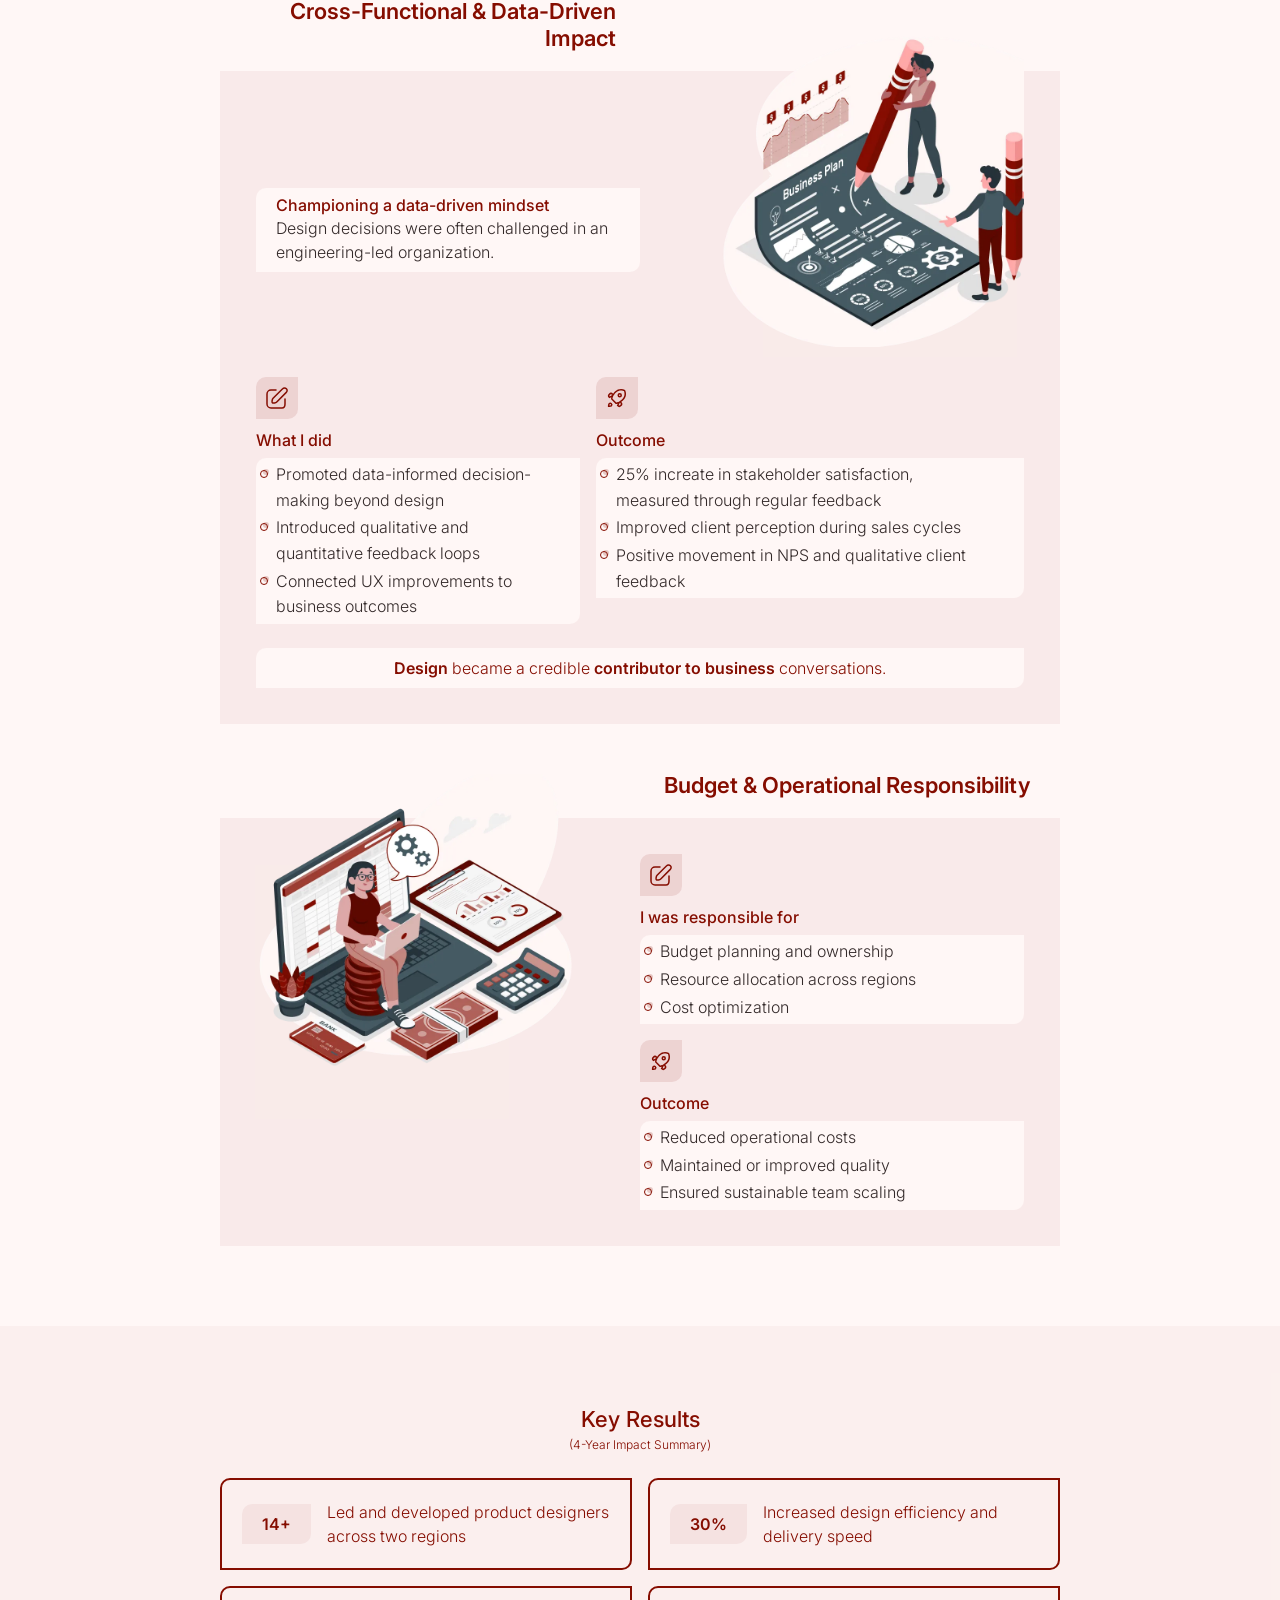
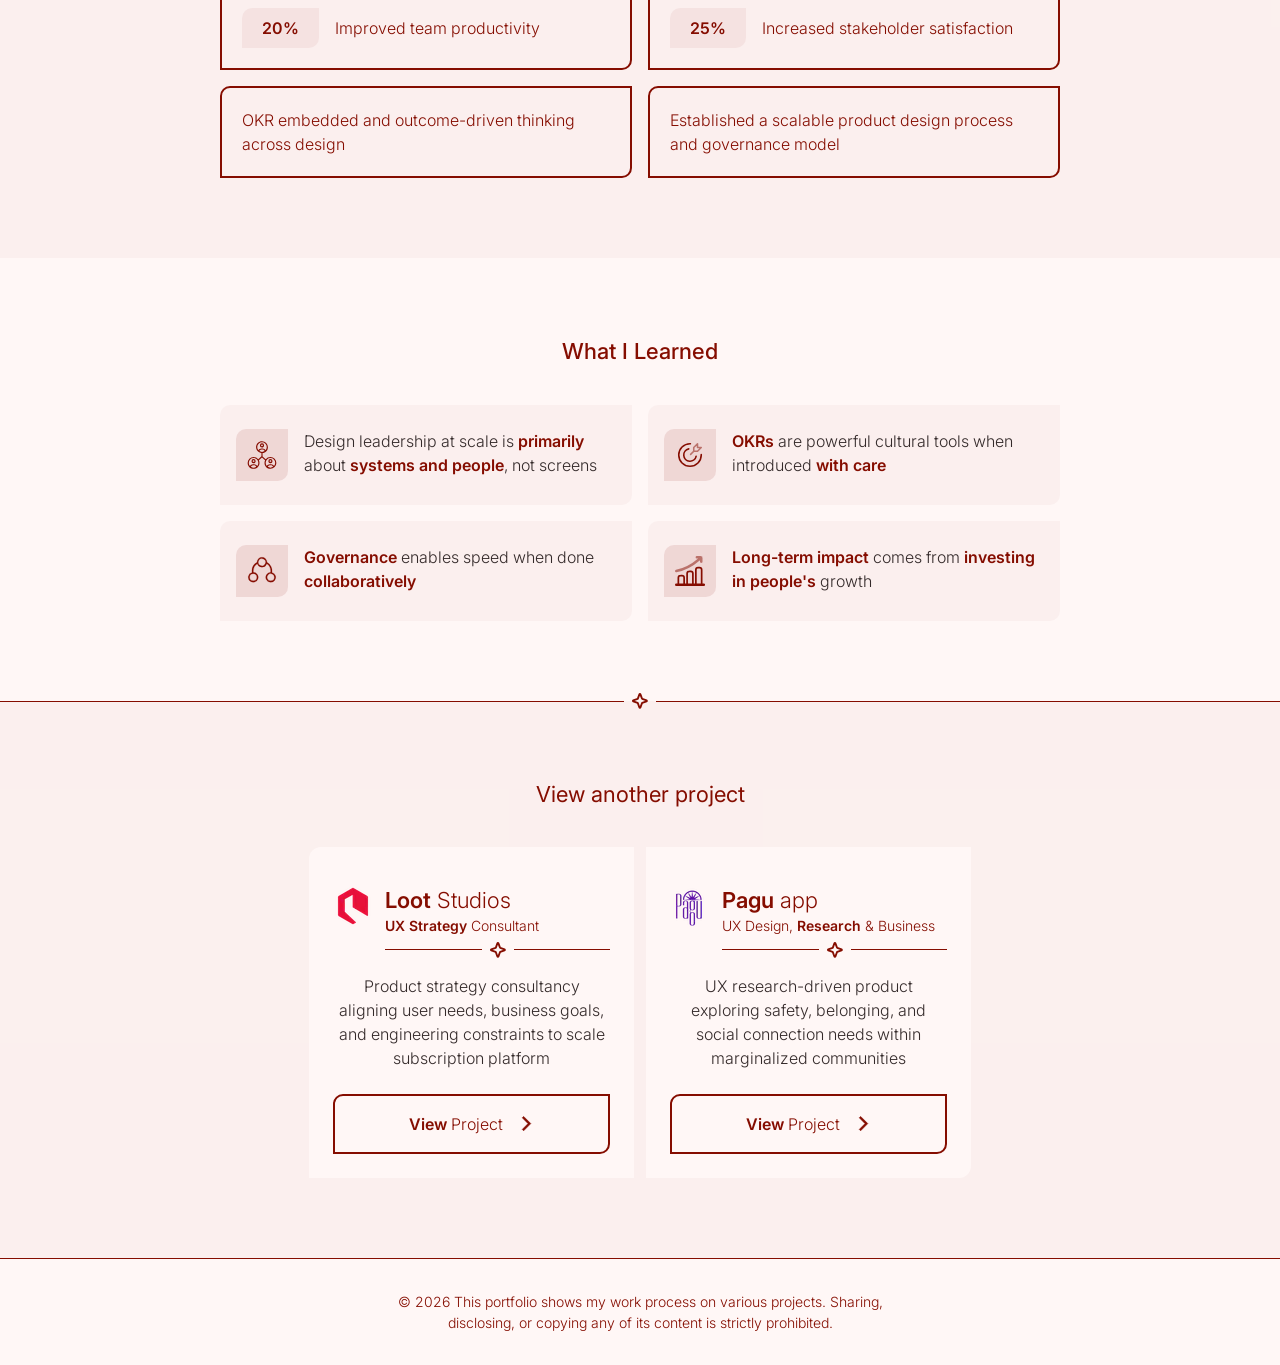
<file: projects/sms-group/index.html>
<!DOCTYPE html><html lang="en"> <head><meta charset="UTF-8"><meta name="viewport" content="width=device-width"><link rel="icon" type="image/svg+xml" href="/favicon.svg"><link rel="icon" href="/favicon.ico"><meta name="generator" content="Astro v5.17.3"><meta name="keywords" content="Bianca Pinheiro, Product Design Leader, UX Strategy Consultant, Product Strategy Consultant, Service Design Consultant, Design Leadership, UX Research, Product Design, Design Operations, Design Governance, Design Systems, Product Maturity, Enterprise UX, B2B UX, B2C Product Design, Internal Tools UX, Digital Product Consulting, Complex Systems Design, Independent Consultant, Cologne Germany, Europe LATAM"><meta name="description" content="Bianca Pinheiro is a Product Design Leader and independent UX, Product, and Service Strategy consultant based in Cologne, helping organizations scale digital products, design operations, and decision-making in complex environments."><meta property="og:title" content="Bianca Pinheiro | SMS group GmbH"><meta property="og:description" content="Bianca Pinheiro is a Product Design Leader and independent UX, Product, and Service Strategy consultant based in Cologne, helping organizations scale digital products, design operations, and decision-making in complex environments."><meta property="og:image" content="/share.jpg"><meta property="og:type" content="website"><meta name="astro-view-transitions-enabled" content="true"><meta name="astro-view-transitions-fallback" content="animate"><script type="module" src="/assets/ClientRouter.astro_astro_type_script_index_0_lang.CDGfc0hd.js"></script><title>Bianca Pinheiro | SMS group GmbH</title><link rel="stylesheet" href="/assets/loot-studios.DgX0TpjJ.css">
<style>.bullet[data-astro-cid-q3cdvxzb]{border:var(--border-width-small) solid var(--color-brand);border-radius:50%;display:inline-block;margin-top:8px;position:relative;height:8px;min-width:8px;width:8px}.bullet[data-astro-cid-q3cdvxzb]:after{content:"";background-color:var(--color-brand-20);border-radius:50%;display:block;position:absolute;left:2px;bottom:2px;height:100%;width:100%}.list__icon[data-astro-cid-rlrw54xu]{margin-bottom:12px}.list__divider[data-astro-cid-rlrw54xu]{width:110%}.list__description[data-astro-cid-rlrw54xu]{margin-top:16px;white-space:break-spaces}.list__container[data-astro-cid-rlrw54xu]{display:flex;flex-direction:column;gap:8px;margin-top:16px}.list__container--background[data-astro-cid-rlrw54xu]{border-top-left-radius:var(--border-radius-normal);border-bottom-right-radius:var(--border-radius-normal);background-color:var(--color-background-primary);padding:4px}.list__container--compact[data-astro-cid-rlrw54xu]{gap:2px;margin-top:8px}.list__description[data-astro-cid-rlrw54xu]~.list__container[data-astro-cid-rlrw54xu]{margin-top:8px}.list__item[data-astro-cid-rlrw54xu]{display:inline-flex;gap:8px;align-items:flex-start;line-height:1.8;max-width:calc(100% - 32px)}.list__item--compact[data-astro-cid-rlrw54xu]{line-height:1.6}
.divider[data-astro-cid-nedvhkyt]{color:var(--color-brand);display:flex;gap:8px;align-items:center}.divider--light[data-astro-cid-nedvhkyt]{color:var(--color-brand-50)}.divider__line[data-astro-cid-nedvhkyt]{background-color:var(--color-brand);flex:1;height:.5px}.divider__line--light[data-astro-cid-nedvhkyt]{background-color:var(--color-brand-50)}.divider__line--thick[data-astro-cid-nedvhkyt]{height:2px}.section[data-astro-cid-xqj3hrla]{padding:80px var(--layout-side-padding-mobile);position:relative}@media(min-width:1024px){.section[data-astro-cid-xqj3hrla]{padding:80px var(--layout-side-padding)}}.section--secondary[data-astro-cid-xqj3hrla]{background-color:var(--color-background-secondary)}.section--center[data-astro-cid-xqj3hrla]{text-align:center}.section--no-padding-bottom[data-astro-cid-xqj3hrla]{padding-bottom:0}.section__content[data-astro-cid-xqj3hrla]{margin:0 auto;max-width:var(--layout-max-width)}.section__divider[data-astro-cid-xqj3hrla]{position:absolute;bottom:-8px;left:0;width:100%}.heading[data-astro-cid-lixdxnow]{color:var(--color-brand);font-weight:400;line-height:1.2}.heading--bolder[data-astro-cid-lixdxnow]{font-weight:500}.heading--boldest[data-astro-cid-lixdxnow]{font-weight:600}.heading--center[data-astro-cid-lixdxnow]{margin:0 auto;text-align:center}.heading--divider[data-astro-cid-lixdxnow]{width:max-content}.heading--margin[data-astro-cid-lixdxnow]{margin-bottom:40px}.heading--h1[data-astro-cid-lixdxnow]{font-size:var(--font-size-huge)}.heading--h2[data-astro-cid-lixdxnow],.heading--h3[data-astro-cid-lixdxnow]{font-size:var(--font-size-large)}.heading__divider[data-astro-cid-lixdxnow]{width:110%}
.another__list[data-astro-cid-klczwhle]{display:grid;gap:12px;grid-template-columns:repeat(auto-fit,325px);justify-content:center;overflow:hidden}.another__item[data-astro-cid-klczwhle]:first-child{border-top-left-radius:var(--border-radius-large)}.another__item[data-astro-cid-klczwhle]:last-child{border-bottom-right-radius:var(--border-radius-large)}.another__item[data-astro-cid-klczwhle]{background-color:var(--color-background-primary);display:flex;flex-direction:column;padding:40px 24px 24px}.another__header[data-astro-cid-klczwhle]{color:var(--color-brand);display:flex;gap:12px;align-items:flex-start;line-height:1.2}.another__info[data-astro-cid-klczwhle],.another__description[data-astro-cid-klczwhle]{flex:1}.another__company[data-astro-cid-klczwhle]{font-size:var(--font-size-large)}.another__position[data-astro-cid-klczwhle]{font-size:var(--font-size-small);height:24px;margin-top:4px}.another__description[data-astro-cid-klczwhle]{margin:16px 0 24px;text-align:center}.hero__logo[data-astro-cid-jjpcwygo]{margin-top:20px}.hero__title[data-astro-cid-jjpcwygo]{color:var(--color-brand);font-size:var(--font-size-medium)}.hero__tenure[data-astro-cid-jjpcwygo]{color:var(--color-brand);font-size:var(--font-size-tiny);font-weight:500;margin-top:8px}.hero__details[data-astro-cid-jjpcwygo]{margin:24px 0 32px}.hero__strong[data-astro-cid-jjpcwygo]{font-weight:600}.hero__role[data-astro-cid-jjpcwygo]{max-width:740px}.learnings__list[data-astro-cid-p7bhdi42]{display:grid;gap:16px;grid-template-columns:repeat(auto-fill,minmax(200px,1fr));grid-template-rows:1fr 1fr}@media(min-width:520px){.learnings__list[data-astro-cid-p7bhdi42]{grid-template-columns:repeat(auto-fill,minmax(320px,1fr))}}.learnings__item[data-astro-cid-p7bhdi42]{border-top-left-radius:var(--border-radius-normal);border-bottom-right-radius:var(--border-radius-normal);background-color:var(--color-brand-03);display:flex;gap:16px;padding:24px 16px}.notes[data-astro-cid-53ss4ss3]{display:grid;gap:12px;grid-template-columns:repeat(auto-fit,minmax(200px,1fr))}@media(min-width:520px){.notes[data-astro-cid-53ss4ss3]{grid-template-columns:repeat(auto-fit,minmax(280px,1fr))}}.notes__note[data-astro-cid-53ss4ss3]{border-top-left-radius:var(--border-radius-normal);border-bottom-right-radius:var(--border-radius-normal);border:var(--border-width-large) solid var(--color-brand);color:var(--color-brand);display:flex;gap:16px;padding:24px}.notes__title[data-astro-cid-53ss4ss3]{font-weight:500;margin-bottom:8px}.tag[data-astro-cid-hd7sioex]{border-top-left-radius:var(--border-radius-normal);border-bottom-right-radius:var(--border-radius-normal);padding:8px 20px}.tag--brand[data-astro-cid-hd7sioex]{color:var(--color-brand)}.tag--text[data-astro-cid-hd7sioex]{color:var(--color-text)}.tag--primary[data-astro-cid-hd7sioex]{background-color:var(--color-brand-05)}.tag--secondary[data-astro-cid-hd7sioex]{background-color:var(--color-background-primary)}.tag--border[data-astro-cid-hd7sioex]{border:2px solid var(--color-brand);padding:4px 16px}.tag--center[data-astro-cid-hd7sioex]{text-align:center}.tag__bullet[data-astro-cid-hd7sioex]{margin-right:4px}.flashcard[data-astro-cid-4lnio6ha]{border-top-left-radius:var(--border-radius-normal);border-bottom-right-radius:var(--border-radius-normal);border:2px solid var(--color-brand);color:var(--color-brand);height:100%;padding:20px}.flashcard--row[data-astro-cid-4lnio6ha]{display:flex;align-items:center;gap:16px}.flashcard__text[data-astro-cid-4lnio6ha]{margin-top:16px}.flashcard__text--row[data-astro-cid-4lnio6ha]{margin-top:0}
</style>
<link rel="stylesheet" href="/assets/sms-group.CXWz8zNw.css">
<style>.card[data-astro-cid-hxngzm7p]{border-top-left-radius:var(--border-radius-large);border-bottom-right-radius:var(--border-radius-large);background-color:var(--color-background-primary);border:var(--border-width-large) solid var(--color-brand);padding:16px}.card--center[data-astro-cid-hxngzm7p]{text-align:center}
.link[data-astro-cid-ieubmhqz]{border-top-left-radius:var(--border-radius-normal);border-bottom-right-radius:var(--border-radius-normal);background-color:var(--color-background-secondary);color:var(--color-brand);display:inline-flex;gap:16px;align-items:center;justify-content:center;padding:16px}.link--full[data-astro-cid-ieubmhqz]{display:flex}.link--outline[data-astro-cid-ieubmhqz]{background-color:transparent;border:var(--border-width-normal) solid var(--color-brand)}
.carousel__content[data-astro-cid-xvyq73xi]{display:flex;gap:8px;align-items:center;justify-content:space-between}@media(min-width:1024px){.carousel__content[data-astro-cid-xvyq73xi]{gap:24px}}.carousel__slides[data-astro-cid-xvyq73xi]{overflow:hidden}.carousel__list[data-astro-cid-xvyq73xi]{display:grid;grid-template-columns:repeat(var(--total-slides),1fr);width:calc(100% * var(--total-slides))}.carousel__control[data-astro-cid-xvyq73xi]{width:45px}.carousel__button[data-astro-cid-xvyq73xi]{border-top-left-radius:var(--border-radius-normal);border-bottom-right-radius:var(--border-radius-normal);background-color:var(--color-background-secondary);color:var(--color-brand);cursor:pointer;display:none;padding:8px}@media(min-width:1024px){.carousel__button[data-astro-cid-xvyq73xi]{padding:12px 16px}}.carousel__slides[data-astro-cid-xvyq73xi]{flex:1}.carousel__indicators[data-astro-cid-xvyq73xi]{display:flex;gap:4px;justify-content:center;margin-top:16px}
</style></head> <body> <script type="module">class t extends HTMLElement{button;dialog;activeClass="menu__button--active";constructor(){super(),this.button=this.querySelector(".menu__button"),this.dialog=this.querySelector(".menu__dialog"),this.addEventListener("click",()=>{this.dialog.open?(this.button.classList.remove(this.activeClass),this.dialog.close()):(this.button.classList.add(this.activeClass),this.dialog.showModal())})}}customElements.define("hamburger-el",t);</script> <Hamburger-El data-astro-cid-jqpvwz3q="true" class="menu__hamburger menu__hamburger--single">  <nav class="nav" data-astro-cid-6kfx2g4n> <ul class="nav__list" data-astro-cid-6kfx2g4n> <li data-astro-cid-6kfx2g4n> <a href="/" class="nav__link" data-astro-cid-6kfx2g4n> <div class="icon  icon--s" aria-hidden="true" data-astro-cid-6kfx2g4n="true" data-astro-cid-fq7qby27> <svg class="icon__image icon__image--s" data-astro-cid-fq7qby27> <use href="/assets/sprite.DRo2ry-S.svg#arrow-left" data-astro-cid-fq7qby27></use> </svg> </div>  Home Page </a> </li> </ul> </nav>  </Hamburger-El> <aside class="menu__aside" data-astro-cid-jqpvwz3q> <nav class="nav" data-astro-cid-6kfx2g4n> <ul class="nav__list" data-astro-cid-6kfx2g4n> <li data-astro-cid-6kfx2g4n> <a href="/" class="nav__link" data-astro-cid-6kfx2g4n> <div class="icon  icon--s" aria-hidden="true" data-astro-cid-6kfx2g4n="true" data-astro-cid-fq7qby27> <svg class="icon__image icon__image--s" data-astro-cid-fq7qby27> <use href="/assets/sprite.DRo2ry-S.svg#arrow-left" data-astro-cid-fq7qby27></use> </svg> </div>  Home Page </a> </li> </ul> </nav>  </aside>  <main>  <section class="section section--secondary" data-astro-cid-xqj3hrla> <div class="section__content" data-astro-cid-xqj3hrla>  <img src="/assets/sms-group.mFWsdpKL_1UL0T6.webp" alt data-astro-cid-jjpcwygo="true" loading="lazy" decoding="async" fetchpriority="auto" width="50" height="50" class="hero__logo"> <h1 class="heading heading--h1 " data-astro-cid-jjpcwygo="true" data-astro-cid-lixdxnow> <em>SMS</em> group GmbH </h1> <p class="hero__title" data-astro-cid-jjpcwygo> Global <em>Head of Design</em> </p> <p class="hero__tenure" data-astro-cid-jjpcwygo> 2021 - 2025 </p> <div class="hero__details" data-astro-cid-jjpcwygo> <p data-astro-cid-jjpcwygo> <span class="hero__strong" data-astro-cid-jjpcwygo>
Scope:
</span> Europe &amp; Latin America · 14+ Product Designers </p> <p data-astro-cid-jjpcwygo> <span class="hero__strong" data-astro-cid-jjpcwygo>
Environment:
</span> B2B Industrial Software · Engineering-led · Legacy systems · Global scale </p> </div> <p class="hero__role" data-astro-cid-jjpcwygo> At SMS group, my role was to transform <em>design</em> from a fragmented delivery function <em>into a scalable</em>, outcome-oriented product <em>capability operating</em> across regions, products, and organizational silos. </p>  </div> <div class="divider section__divider" aria-hidden="true" data-astro-cid-xqj3hrla="true" data-astro-cid-nedvhkyt> <div class="divider__line divider__line--thick" data-astro-cid-nedvhkyt></div> <div class="icon  icon--s" aria-hidden="true" data-astro-cid-nedvhkyt="true" data-astro-cid-fq7qby27> <svg class="icon__image icon__image--s" data-astro-cid-fq7qby27> <use href="/assets/sprite.DRo2ry-S.svg#sparkle" data-astro-cid-fq7qby27></use> </svg> </div>  <div class="divider__line divider__line--thick" data-astro-cid-nedvhkyt></div> </div>  </section>    <section class="section section--primary" data-astro-cid-xqj3hrla> <div class="section__content" data-astro-cid-xqj3hrla>  <div class="context__presentation" data-astro-cid-y54szpbl> <div class="list " data-astro-cid-y54szpbl="true" data-astro-cid-rlrw54xu>  <h2 class="heading heading--h2  heading--boldest" data-astro-cid-rlrw54xu="true" data-astro-cid-lixdxnow>Organizational Context</h2> <p class="list__description" data-astro-cid-rlrw54xu>SMS group is a global industrial technology company with:</p> <ul class="list__container" data-astro-cid-rlrw54xu> <li class="list__item" data-astro-cid-rlrw54xu> <div class="bullet " aria-hidden="true" data-astro-cid-rlrw54xu="true" data-astro-cid-q3cdvxzb></div>  Highly complex software products </li><li class="list__item" data-astro-cid-rlrw54xu> <div class="bullet " aria-hidden="true" data-astro-cid-rlrw54xu="true" data-astro-cid-q3cdvxzb></div>  Strong engineering culture </li><li class="list__item" data-astro-cid-rlrw54xu> <div class="bullet " aria-hidden="true" data-astro-cid-rlrw54xu="true" data-astro-cid-q3cdvxzb></div>  Long product lifecycles </li><li class="list__item" data-astro-cid-rlrw54xu> <div class="bullet " aria-hidden="true" data-astro-cid-rlrw54xu="true" data-astro-cid-q3cdvxzb></div>  Legacy platforms and internal tools </li><li class="list__item" data-astro-cid-rlrw54xu> <div class="bullet " aria-hidden="true" data-astro-cid-rlrw54xu="true" data-astro-cid-q3cdvxzb></div>  Distributed teams across regions </li> </ul> </div>  <div class="list " data-astro-cid-y54szpbl="true" data-astro-cid-rlrw54xu>  <h2 class="heading heading--h2  heading--boldest" data-astro-cid-rlrw54xu="true" data-astro-cid-lixdxnow>The Challenge</h2>  <ul class="list__container" data-astro-cid-rlrw54xu> <li class="list__item" data-astro-cid-rlrw54xu> <div class="bullet " aria-hidden="true" data-astro-cid-rlrw54xu="true" data-astro-cid-q3cdvxzb></div>  Design practices varied widely between teams </li><li class="list__item" data-astro-cid-rlrw54xu> <div class="bullet " aria-hidden="true" data-astro-cid-rlrw54xu="true" data-astro-cid-q3cdvxzb></div>  UX involvement was inconsistent and often late </li><li class="list__item" data-astro-cid-rlrw54xu> <div class="bullet " aria-hidden="true" data-astro-cid-rlrw54xu="true" data-astro-cid-q3cdvxzb></div>  There was no shared product design process </li><li class="list__item" data-astro-cid-rlrw54xu> <div class="bullet " aria-hidden="true" data-astro-cid-rlrw54xu="true" data-astro-cid-q3cdvxzb></div>  Success was measured by output, not outcomes </li> </ul> </div>  </div> <div class="tag tag--brand tag--primary context__highlight tag--center" data-aos="fade-up" data-astro-cid-y54szpbl="true" data-astro-cid-hd7sioex>    This created friction, inefficiency, and limited the <em>strategic impact</em> of design.  </div>  <div class="list context__mandate" data-astro-cid-y54szpbl="true" data-astro-cid-rlrw54xu>  <h2 class="heading heading--h2  heading--boldest" data-astro-cid-rlrw54xu="true" data-astro-cid-lixdxnow>My Mandate as Global Head of Design</h2> <p class="list__description" data-astro-cid-rlrw54xu>I was accountable for:</p> <ul class="list__container" data-astro-cid-rlrw54xu> <li class="list__item" data-astro-cid-rlrw54xu> <div class="bullet " aria-hidden="true" data-astro-cid-rlrw54xu="true" data-astro-cid-q3cdvxzb></div>  Functional leadership of 14+ product designers across Europe and LATAM </li><li class="list__item" data-astro-cid-rlrw54xu> <div class="bullet " aria-hidden="true" data-astro-cid-rlrw54xu="true" data-astro-cid-q3cdvxzb></div>  Defining and scaling design strategy across the company </li><li class="list__item" data-astro-cid-rlrw54xu> <div class="bullet " aria-hidden="true" data-astro-cid-rlrw54xu="true" data-astro-cid-q3cdvxzb></div>  Implementing design governance and operating models </li><li class="list__item" data-astro-cid-rlrw54xu> <div class="bullet " aria-hidden="true" data-astro-cid-rlrw54xu="true" data-astro-cid-q3cdvxzb></div>  Managing budget and resource allocation </li><li class="list__item" data-astro-cid-rlrw54xu> <div class="bullet " aria-hidden="true" data-astro-cid-rlrw54xu="true" data-astro-cid-q3cdvxzb></div>  Embedding data-driven, outcome-oriented thinking beyond design </li> </ul> </div>   </div>  </section>   <section class="section section--secondary" data-astro-cid-xqj3hrla> <div class="section__content" data-astro-cid-xqj3hrla>  <p class="outcomes__title" data-astro-cid-v3igdgt2>
Over four years, I focused on <em data-astro-cid-v3igdgt2>three core outcomes</em>:
</p> <ul class="notes" data-astro-cid-53ss4ss3> <li class="notes__note" data-astro-cid-53ss4ss3> <div class="icon  icon--xl icon--background" aria-hidden="true" data-aos="zoom-in" data-astro-cid-53ss4ss3="true" data-astro-cid-fq7qby27> <svg class="icon__image icon__image--xl" data-astro-cid-fq7qby27> <use href="/assets/sprite.DRo2ry-S.svg#people" data-astro-cid-fq7qby27></use> </svg> </div>  <div data-astro-cid-53ss4ss3> <p class="notes__title" data-astro-cid-53ss4ss3> People </p> <p class="notes__description" data-astro-cid-53ss4ss3> Developing designers into confident, autonomous product professionals </p> </div> </li><li class="notes__note" data-astro-cid-53ss4ss3> <div class="icon  icon--xl icon--background" aria-hidden="true" data-aos="zoom-in" data-astro-cid-53ss4ss3="true" data-astro-cid-fq7qby27> <svg class="icon__image icon__image--xl" data-astro-cid-fq7qby27> <use href="/assets/sprite.DRo2ry-S.svg#graph" data-astro-cid-fq7qby27></use> </svg> </div>  <div data-astro-cid-53ss4ss3> <p class="notes__title" data-astro-cid-53ss4ss3> Structure </p> <p class="notes__description" data-astro-cid-53ss4ss3> Introducing OKRs, governance, and a result-oriented operating model </p> </div> </li><li class="notes__note" data-astro-cid-53ss4ss3> <div class="icon  icon--xl icon--background" aria-hidden="true" data-aos="zoom-in" data-astro-cid-53ss4ss3="true" data-astro-cid-fq7qby27> <svg class="icon__image icon__image--xl" data-astro-cid-fq7qby27> <use href="/assets/sprite.DRo2ry-S.svg#delivery" data-astro-cid-fq7qby27></use> </svg> </div>  <div data-astro-cid-53ss4ss3> <p class="notes__title" data-astro-cid-53ss4ss3> Delivery </p> <p class="notes__description" data-astro-cid-53ss4ss3> Designing and evolving a measurable Product Design Process that improved speed, clarity, and impact </p> </div> </li> </ul>  <p class="outcomes__result" data-astro-cid-v3igdgt2>
This work resulted in measurable improvements in delivery efficiency, stakeholder satisfaction, and design maturity across the organization.
</p>  </div>  </section>   <section class="section section--primary" data-astro-cid-xqj3hrla> <div class="section__content" data-astro-cid-xqj3hrla>  <script type="module">class i extends HTMLElement{slides;currentSlide;previousButton;nextButton;indicators=[];constructor(){super(),this.slides=this.querySelector(".carousel__list")?.children||new HTMLCollection,this.currentSlide=1,this.previousButton=this.querySelector(".carousel__button--prev"),this.nextButton=this.querySelector(".carousel__button--next"),this.style.setProperty("--total-slides",this.slides.length.toString()),this.createIndicators(),this.addListeners(),this.setState()}get total(){return this.slides.length}addListeners(){this.previousButton.addEventListener("click",()=>this.prevSlide()),this.nextButton.addEventListener("click",()=>this.nextSlide())}createIndicators(){const s=this.querySelector(".carousel__indicators");for(let t=0;t<this.total;t++){const e=document.createElement("button");e.style.setProperty("border-radius","50%"),e.style.setProperty("cursor","pointer"),e.style.setProperty("height","8px"),e.style.setProperty("transition","color 0.3s ease, width 0.3s ease"),e.setAttribute("aria-label",`Go to slide ${t+1}`),e.setAttribute("title",`Slide ${t+1}`),e.addEventListener("click",()=>{this.currentSlide=t+1,this.setState(!0)}),s.appendChild(e),this.indicators.push(e)}}hideButton(s){s.style.display="none"}showButton(s){s.style.display="block"}setState(s=!1){s&&this.slides[this.currentSlide-1].scrollIntoView({behavior:"smooth",block:"nearest",inline:"start"}),this.currentSlide===1?this.hideButton(this.previousButton):this.showButton(this.previousButton),this.currentSlide===this.total?this.hideButton(this.nextButton):this.showButton(this.nextButton),this.indicators.forEach((t,e)=>{e===this.currentSlide-1?(t.style.setProperty("background-color","var(--color-brand)"),t.style.setProperty("border-radius","6px"),t.style.setProperty("width","24px")):(t.style.setProperty("background-color","var(--color-brand-10)"),t.style.setProperty("border-radius","50%"),t.style.setProperty("width","8px"))})}nextSlide(){this.currentSlide<this.total&&(this.currentSlide++,this.setState(!0))}prevSlide(){this.currentSlide>1&&(this.currentSlide--,this.setState(!0))}}customElements.define("carousel-el",i);</script> <Carousel-El data-astro-cid-xvyq73xi="true"> <div class="card" data-aos="fade-up" data-astro-cid-xvyq73xi="true" data-astro-cid-hxngzm7p>  <div class="carousel__content" data-astro-cid-xvyq73xi> <div class="carousel__control" data-astro-cid-xvyq73xi> <button class="carousel__button carousel__button--prev" title="Previous slide" data-astro-cid-xvyq73xi> <div class="icon  icon--s" aria-hidden="true" data-astro-cid-xvyq73xi="true" data-astro-cid-fq7qby27> <svg class="icon__image icon__image--s" data-astro-cid-fq7qby27> <use href="/assets/sprite.DRo2ry-S.svg#arrow-left" data-astro-cid-fq7qby27></use> </svg> </div>  </button> </div> <div class="carousel__slides" data-astro-cid-xvyq73xi> <ul class="carousel__list" data-astro-cid-xvyq73xi> <li class="strategy__item" data-astro-cid-e7qtk4wg> <h2 class="heading heading--h2 " data-astro-cid-e7qtk4wg="true" data-astro-cid-lixdxnow>
Strategic Focus Areas
</h2> <h4 class="heading heading--h4 strategy__title heading--bolder" data-astro-cid-e7qtk4wg="true" data-astro-cid-lixdxnow>1. Building a Result-Oriented Design Organization</h4> <p class="strategy__subtitle" data-astro-cid-e7qtk4wg> One of the core challenges was the lack of shared goals and success metrics. </p> <div class="strategy__lists" data-astro-cid-e7qtk4wg> <div class="list " data-astro-cid-e7qtk4wg="true" data-astro-cid-rlrw54xu> <div class="icon list__icon icon--m icon--background" aria-hidden="true" data-aos="zoom-in" data-astro-cid-rlrw54xu="true" data-astro-cid-fq7qby27> <svg class="icon__image icon__image--m" data-astro-cid-fq7qby27> <use href="/assets/sprite.DRo2ry-S.svg#edit" data-astro-cid-fq7qby27></use> </svg> </div>  <h4 class="heading heading--h4  heading--bolder" data-astro-cid-rlrw54xu="true" data-astro-cid-lixdxnow>What I did</h4>  <ul class="list__container list__container--compact" data-astro-cid-rlrw54xu> <li class="list__item list__item--compact" data-astro-cid-rlrw54xu> <div class="bullet " aria-hidden="true" data-astro-cid-rlrw54xu="true" data-astro-cid-q3cdvxzb></div>  Introduced OKRs to previously unstructured design teams </li><li class="list__item list__item--compact" data-astro-cid-rlrw54xu> <div class="bullet " aria-hidden="true" data-astro-cid-rlrw54xu="true" data-astro-cid-q3cdvxzb></div>  Defined clear objectives aligned with company strategy </li><li class="list__item list__item--compact" data-astro-cid-rlrw54xu> <div class="bullet " aria-hidden="true" data-astro-cid-rlrw54xu="true" data-astro-cid-q3cdvxzb></div>  Created transparency around priorities, progress, and impact </li> </ul> </div>  <div class="list " data-astro-cid-e7qtk4wg="true" data-astro-cid-rlrw54xu> <div class="icon list__icon icon--m icon--background" aria-hidden="true" data-aos="zoom-in" data-astro-cid-rlrw54xu="true" data-astro-cid-fq7qby27> <svg class="icon__image icon__image--m" data-astro-cid-fq7qby27> <use href="/assets/sprite.DRo2ry-S.svg#rocket" data-astro-cid-fq7qby27></use> </svg> </div>  <h4 class="heading heading--h4  heading--bolder" data-astro-cid-rlrw54xu="true" data-astro-cid-lixdxnow>Outcome</h4>  <ul class="list__container list__container--compact" data-astro-cid-rlrw54xu> <li class="list__item list__item--compact" data-astro-cid-rlrw54xu> <div class="bullet " aria-hidden="true" data-astro-cid-rlrw54xu="true" data-astro-cid-q3cdvxzb></div>  Stronger alignment between design, product, and business goals </li><li class="list__item list__item--compact" data-astro-cid-rlrw54xu> <div class="bullet " aria-hidden="true" data-astro-cid-rlrw54xu="true" data-astro-cid-q3cdvxzb></div>  Improved performance tracking across design initiatives </li><li class="list__item list__item--compact" data-astro-cid-rlrw54xu> <div class="bullet " aria-hidden="true" data-astro-cid-rlrw54xu="true" data-astro-cid-q3cdvxzb></div>  Shift from activity-based work to outcome-driven delivery </li> </ul> </div>  </div> <div class="tag tag--brand tag--primary strategy__tag tag--center" data-astro-cid-e7qtk4wg="true" data-astro-cid-hd7sioex>    Establishing a shared, measurable metric <em>increased transparency and strengthened</em> team engagement.  </div>  </li><li class="strategy__item" data-astro-cid-e7qtk4wg> <h2 class="heading heading--h2 " data-astro-cid-e7qtk4wg="true" data-astro-cid-lixdxnow>
Strategic Focus Areas
</h2> <h4 class="heading heading--h4 strategy__title heading--bolder" data-astro-cid-e7qtk4wg="true" data-astro-cid-lixdxnow>2. Designing a Scalable Product Design Process</h4> <p class="strategy__subtitle" data-astro-cid-e7qtk4wg> Design delivery varied significantly across teams, creating inefficiencies and inconsistent quality. </p> <div class="strategy__lists" data-astro-cid-e7qtk4wg> <div class="list " data-astro-cid-e7qtk4wg="true" data-astro-cid-rlrw54xu> <div class="icon list__icon icon--m icon--background" aria-hidden="true" data-aos="zoom-in" data-astro-cid-rlrw54xu="true" data-astro-cid-fq7qby27> <svg class="icon__image icon__image--m" data-astro-cid-fq7qby27> <use href="/assets/sprite.DRo2ry-S.svg#edit" data-astro-cid-fq7qby27></use> </svg> </div>  <h4 class="heading heading--h4  heading--bolder" data-astro-cid-rlrw54xu="true" data-astro-cid-lixdxnow>What I did</h4>  <ul class="list__container list__container--compact" data-astro-cid-rlrw54xu> <li class="list__item list__item--compact" data-astro-cid-rlrw54xu> <div class="bullet " aria-hidden="true" data-astro-cid-rlrw54xu="true" data-astro-cid-q3cdvxzb></div>  Designed and documented a comprehensive product design process </li><li class="list__item list__item--compact" data-astro-cid-rlrw54xu> <div class="bullet " aria-hidden="true" data-astro-cid-rlrw54xu="true" data-astro-cid-q3cdvxzb></div>  Defined clear phases, responsibilities, and decision points </li><li class="list__item list__item--compact" data-astro-cid-rlrw54xu> <div class="bullet " aria-hidden="true" data-astro-cid-rlrw54xu="true" data-astro-cid-q3cdvxzb></div>  Introduced measurable indicators for efficiency and quality </li> </ul> </div>  <div class="list " data-astro-cid-e7qtk4wg="true" data-astro-cid-rlrw54xu> <div class="icon list__icon icon--m icon--background" aria-hidden="true" data-aos="zoom-in" data-astro-cid-rlrw54xu="true" data-astro-cid-fq7qby27> <svg class="icon__image icon__image--m" data-astro-cid-fq7qby27> <use href="/assets/sprite.DRo2ry-S.svg#rocket" data-astro-cid-fq7qby27></use> </svg> </div>  <h4 class="heading heading--h4  heading--bolder" data-astro-cid-rlrw54xu="true" data-astro-cid-lixdxnow>Outcome</h4>  <ul class="list__container list__container--compact" data-astro-cid-rlrw54xu> <li class="list__item list__item--compact" data-astro-cid-rlrw54xu> <div class="bullet " aria-hidden="true" data-astro-cid-rlrw54xu="true" data-astro-cid-q3cdvxzb></div>  20% increase in team productivity with clearer expectations across disciplines </li><li class="list__item list__item--compact" data-astro-cid-rlrw54xu> <div class="bullet " aria-hidden="true" data-astro-cid-rlrw54xu="true" data-astro-cid-q3cdvxzb></div>  Faster delivery with greater confidence and consistency </li><li class="list__item list__item--compact" data-astro-cid-rlrw54xu> <div class="bullet " aria-hidden="true" data-astro-cid-rlrw54xu="true" data-astro-cid-q3cdvxzb></div>  Improved collaboration with Engineering and Product </li> </ul> </div>  </div> <div class="tag tag--brand tag--primary strategy__tag tag--center" data-astro-cid-e7qtk4wg="true" data-astro-cid-hd7sioex>    This process became a shared <em>reference</em> point across teams and regions.  </div>  </li><li class="strategy__item" data-astro-cid-e7qtk4wg> <h2 class="heading heading--h2 " data-astro-cid-e7qtk4wg="true" data-astro-cid-lixdxnow>
Strategic Focus Areas
</h2> <h4 class="heading heading--h4 strategy__title heading--bolder" data-astro-cid-e7qtk4wg="true" data-astro-cid-lixdxnow>3. Implementing Design Governance at Scale</h4> <p class="strategy__subtitle" data-astro-cid-e7qtk4wg> Without governance, design decisions were often duplicated, inconsistent, or revisited too late. </p> <div class="strategy__lists" data-astro-cid-e7qtk4wg> <div class="list " data-astro-cid-e7qtk4wg="true" data-astro-cid-rlrw54xu> <div class="icon list__icon icon--m icon--background" aria-hidden="true" data-aos="zoom-in" data-astro-cid-rlrw54xu="true" data-astro-cid-fq7qby27> <svg class="icon__image icon__image--m" data-astro-cid-fq7qby27> <use href="/assets/sprite.DRo2ry-S.svg#edit" data-astro-cid-fq7qby27></use> </svg> </div>  <h4 class="heading heading--h4  heading--bolder" data-astro-cid-rlrw54xu="true" data-astro-cid-lixdxnow>What I did</h4>  <ul class="list__container list__container--compact" data-astro-cid-rlrw54xu> <li class="list__item list__item--compact" data-astro-cid-rlrw54xu> <div class="bullet " aria-hidden="true" data-astro-cid-rlrw54xu="true" data-astro-cid-q3cdvxzb></div>  Implemented a design governance framework </li><li class="list__item list__item--compact" data-astro-cid-rlrw54xu> <div class="bullet " aria-hidden="true" data-astro-cid-rlrw54xu="true" data-astro-cid-q3cdvxzb></div>  Established standards, review rituals, and feedback loops </li><li class="list__item list__item--compact" data-astro-cid-rlrw54xu> <div class="bullet " aria-hidden="true" data-astro-cid-rlrw54xu="true" data-astro-cid-q3cdvxzb></div>  Balanced global consistency with local team autonomy </li> </ul> </div>  <div class="list " data-astro-cid-e7qtk4wg="true" data-astro-cid-rlrw54xu> <div class="icon list__icon icon--m icon--background" aria-hidden="true" data-aos="zoom-in" data-astro-cid-rlrw54xu="true" data-astro-cid-fq7qby27> <svg class="icon__image icon__image--m" data-astro-cid-fq7qby27> <use href="/assets/sprite.DRo2ry-S.svg#rocket" data-astro-cid-fq7qby27></use> </svg> </div>  <h4 class="heading heading--h4  heading--bolder" data-astro-cid-rlrw54xu="true" data-astro-cid-lixdxnow>Outcome</h4>  <ul class="list__container list__container--compact" data-astro-cid-rlrw54xu> <li class="list__item list__item--compact" data-astro-cid-rlrw54xu> <div class="bullet " aria-hidden="true" data-astro-cid-rlrw54xu="true" data-astro-cid-q3cdvxzb></div>  30% improvement in project turnaround time </li><li class="list__item list__item--compact" data-astro-cid-rlrw54xu> <div class="bullet " aria-hidden="true" data-astro-cid-rlrw54xu="true" data-astro-cid-q3cdvxzb></div>  Reduced rework and late-stage changes </li><li class="list__item list__item--compact" data-astro-cid-rlrw54xu> <div class="bullet " aria-hidden="true" data-astro-cid-rlrw54xu="true" data-astro-cid-q3cdvxzb></div>  Clearer ownership and faster decision-making </li> </ul> </div>  </div> <div class="tag tag--brand tag--primary strategy__tag tag--center" data-astro-cid-e7qtk4wg="true" data-astro-cid-hd7sioex>    This <em>allowed design to scale</em> without becoming a bottleneck.  </div>  </li> </ul> </div> <div class="carousel__control" data-astro-cid-xvyq73xi> <button class="carousel__button carousel__button--next" title="Next slide" data-astro-cid-xvyq73xi> <div class="icon  icon--s" aria-hidden="true" data-astro-cid-xvyq73xi="true" data-astro-cid-fq7qby27> <svg class="icon__image icon__image--s" data-astro-cid-fq7qby27> <use href="/assets/sprite.DRo2ry-S.svg#arrow-right" data-astro-cid-fq7qby27></use> </svg> </div>  </button> </div> </div> <div class="carousel__indicators" data-astro-cid-xvyq73xi></div>  </div>  </Carousel-El>   </div>  </section>   <section class="section section--primary" data-astro-cid-xqj3hrla> <div class="section__content" data-astro-cid-xqj3hrla>  <div class="actions__detail" data-astro-cid-4knf3chh> <div class="tile" data-astro-cid-kgjhspei> <h3 class="heading heading--h3 tile__heading tile__heading--right heading--boldest" data-astro-cid-kgjhspei="true" data-astro-cid-lixdxnow>Leadership &amp; Team Development</h3> <div class="tile__card" data-astro-cid-kgjhspei> <div class="tile__top tile__top--right" data-astro-cid-kgjhspei> <picture class="tile__picture" data-astro-cid-kgjhspei="true"> <source srcset="/assets/team.Dn-MzStG_Z1J8fMw.webp" type="image/webp">  <img src="/assets/team.Dn-MzStG_1tKrV8.png" alt data-aos="zoom-out" data-astro-cid-kgjhspei="true" loading="lazy" decoding="async" fetchpriority="auto" width="804" height="804" class="tile__image"> </picture> <div class="tile__content tile__content--right tile__content--adjust" data-astro-cid-kgjhspei>  <div class="list " data-astro-cid-4knf3chh="true" data-astro-cid-rlrw54xu>    <ul class="list__container list__container--background list__container--compact" data-astro-cid-rlrw54xu> <li class="list__item list__item--compact" data-astro-cid-rlrw54xu> <div class="bullet " aria-hidden="true" data-astro-cid-rlrw54xu="true" data-astro-cid-q3cdvxzb></div>  Developing designers as product professionals </li><li class="list__item list__item--compact" data-astro-cid-rlrw54xu> <div class="bullet " aria-hidden="true" data-astro-cid-rlrw54xu="true" data-astro-cid-q3cdvxzb></div>  Coached designers across seniority levels </li><li class="list__item list__item--compact" data-astro-cid-rlrw54xu> <div class="bullet " aria-hidden="true" data-astro-cid-rlrw54xu="true" data-astro-cid-q3cdvxzb></div>  Supported career progression and role clarity </li><li class="list__item list__item--compact" data-astro-cid-rlrw54xu> <div class="bullet " aria-hidden="true" data-astro-cid-rlrw54xu="true" data-astro-cid-q3cdvxzb></div>  Fostered autonomy, accountability, and confidence </li> </ul> </div>  <div class="tag tag--text tag--secondary" data-astro-cid-4knf3chh="true" data-astro-cid-hd7sioex>   Over four years, I saw 14+ designers grow into stronger product thinkers, leaders, and collaborators, capable of operating independently within complex environments. </div>   </div> </div>   <div class="tile__bottom tile__bottom--adjusted" data-astro-cid-kgjhspei> <div class="tag tag--brand tag--secondary tag--center" data-astro-cid-kgjhspei="true" data-astro-cid-hd7sioex>    This <em>investment in people</em> directly <em>improved delivery quality</em> and team resilience.  </div>  </div> </div> </div>  <div class="tile" data-astro-cid-kgjhspei> <h3 class="heading heading--h3 tile__heading tile__heading--left heading--boldest" data-astro-cid-kgjhspei="true" data-astro-cid-lixdxnow>Cross-Functional &amp; Data-Driven Impact</h3> <div class="tile__card" data-astro-cid-kgjhspei> <div class="tile__top tile__top--left" data-astro-cid-kgjhspei> <picture class="tile__picture" data-astro-cid-kgjhspei="true"> <source srcset="/assets/business.N4ZMDjH4_1YrRhT.webp" type="image/webp">  <img src="/assets/business.N4ZMDjH4_Z1bIBod.png" alt data-aos="zoom-out" data-astro-cid-kgjhspei="true" loading="lazy" decoding="async" fetchpriority="auto" width="788" height="788" class="tile__image"> </picture> <div class="tile__content tile__content--left tile__content--adjust" data-astro-cid-kgjhspei>  <div class="tag tag--text tag--secondary" data-astro-cid-4knf3chh="true" data-astro-cid-hd7sioex>    <h4 class="heading heading--h4  heading--bolder" data-astro-cid-4knf3chh="true" data-astro-cid-lixdxnow>
Championing a data-driven mindset
</h4> Design decisions were often challenged in an engineering-led organization. </div>    </div> </div>  <div class="tile__middle" data-astro-cid-kgjhspei> <div class="actions__lists" data-astro-cid-4knf3chh> <div class="list " data-astro-cid-4knf3chh="true" data-astro-cid-rlrw54xu> <div class="icon list__icon icon--m icon--background" aria-hidden="true" data-aos="zoom-in" data-astro-cid-rlrw54xu="true" data-astro-cid-fq7qby27> <svg class="icon__image icon__image--m" data-astro-cid-fq7qby27> <use href="/assets/sprite.DRo2ry-S.svg#edit" data-astro-cid-fq7qby27></use> </svg> </div>  <h4 class="heading heading--h4  heading--bolder" data-astro-cid-rlrw54xu="true" data-astro-cid-lixdxnow>What I did</h4>  <ul class="list__container list__container--background list__container--compact" data-astro-cid-rlrw54xu> <li class="list__item list__item--compact" data-astro-cid-rlrw54xu> <div class="bullet " aria-hidden="true" data-astro-cid-rlrw54xu="true" data-astro-cid-q3cdvxzb></div>  Promoted data-informed decision-making beyond design </li><li class="list__item list__item--compact" data-astro-cid-rlrw54xu> <div class="bullet " aria-hidden="true" data-astro-cid-rlrw54xu="true" data-astro-cid-q3cdvxzb></div>  Introduced qualitative and quantitative feedback loops </li><li class="list__item list__item--compact" data-astro-cid-rlrw54xu> <div class="bullet " aria-hidden="true" data-astro-cid-rlrw54xu="true" data-astro-cid-q3cdvxzb></div>  Connected UX improvements to business outcomes </li> </ul> </div> <div class="list " data-astro-cid-4knf3chh="true" data-astro-cid-rlrw54xu> <div class="icon list__icon icon--m icon--background" aria-hidden="true" data-aos="zoom-in" data-astro-cid-rlrw54xu="true" data-astro-cid-fq7qby27> <svg class="icon__image icon__image--m" data-astro-cid-fq7qby27> <use href="/assets/sprite.DRo2ry-S.svg#rocket" data-astro-cid-fq7qby27></use> </svg> </div>  <h4 class="heading heading--h4  heading--bolder" data-astro-cid-rlrw54xu="true" data-astro-cid-lixdxnow>Outcome</h4>  <ul class="list__container list__container--background list__container--compact" data-astro-cid-rlrw54xu> <li class="list__item list__item--compact" data-astro-cid-rlrw54xu> <div class="bullet " aria-hidden="true" data-astro-cid-rlrw54xu="true" data-astro-cid-q3cdvxzb></div>  25% increate in stakeholder satisfaction, measured through regular feedback </li><li class="list__item list__item--compact" data-astro-cid-rlrw54xu> <div class="bullet " aria-hidden="true" data-astro-cid-rlrw54xu="true" data-astro-cid-q3cdvxzb></div>  Improved client perception during sales cycles </li><li class="list__item list__item--compact" data-astro-cid-rlrw54xu> <div class="bullet " aria-hidden="true" data-astro-cid-rlrw54xu="true" data-astro-cid-q3cdvxzb></div>  Positive movement in NPS and qualitative client feedback </li> </ul> </div>  </div> </div> <div class="tile__bottom" data-astro-cid-kgjhspei> <div class="tag tag--brand tag--secondary tag--center" data-astro-cid-kgjhspei="true" data-astro-cid-hd7sioex>    <em>Design</em> became a credible <em>contributor to business</em> conversations.  </div>  </div> </div> </div>  <div class="tile" data-astro-cid-kgjhspei> <h3 class="heading heading--h3 tile__heading tile__heading--right heading--boldest" data-astro-cid-kgjhspei="true" data-astro-cid-lixdxnow>Budget &amp; Operational Responsibility</h3> <div class="tile__card" data-astro-cid-kgjhspei> <div class="tile__top tile__top--right" data-astro-cid-kgjhspei> <picture class="tile__picture" data-astro-cid-kgjhspei="true"> <source srcset="/assets/budget.BNigqMaU_2nAbgx.webp" type="image/webp">  <img src="/assets/budget.BNigqMaU_2k9WqH.png" alt data-aos="zoom-out" data-astro-cid-kgjhspei="true" loading="lazy" decoding="async" fetchpriority="auto" width="822" height="788" class="tile__image"> </picture> <div class="tile__content tile__content--right" data-astro-cid-kgjhspei> <div class="list " data-astro-cid-4knf3chh="true" data-astro-cid-rlrw54xu> <div class="icon list__icon icon--m icon--background" aria-hidden="true" data-aos="zoom-in" data-astro-cid-rlrw54xu="true" data-astro-cid-fq7qby27> <svg class="icon__image icon__image--m" data-astro-cid-fq7qby27> <use href="/assets/sprite.DRo2ry-S.svg#edit" data-astro-cid-fq7qby27></use> </svg> </div>  <h4 class="heading heading--h4  heading--bolder" data-astro-cid-rlrw54xu="true" data-astro-cid-lixdxnow>I was responsible for</h4>  <ul class="list__container list__container--background list__container--compact" data-astro-cid-rlrw54xu> <li class="list__item list__item--compact" data-astro-cid-rlrw54xu> <div class="bullet " aria-hidden="true" data-astro-cid-rlrw54xu="true" data-astro-cid-q3cdvxzb></div>  Budget planning and ownership </li><li class="list__item list__item--compact" data-astro-cid-rlrw54xu> <div class="bullet " aria-hidden="true" data-astro-cid-rlrw54xu="true" data-astro-cid-q3cdvxzb></div>  Resource allocation across regions </li><li class="list__item list__item--compact" data-astro-cid-rlrw54xu> <div class="bullet " aria-hidden="true" data-astro-cid-rlrw54xu="true" data-astro-cid-q3cdvxzb></div>  Cost optimization </li> </ul> </div> <div class="list " data-astro-cid-4knf3chh="true" data-astro-cid-rlrw54xu> <div class="icon list__icon icon--m icon--background" aria-hidden="true" data-aos="zoom-in" data-astro-cid-rlrw54xu="true" data-astro-cid-fq7qby27> <svg class="icon__image icon__image--m" data-astro-cid-fq7qby27> <use href="/assets/sprite.DRo2ry-S.svg#rocket" data-astro-cid-fq7qby27></use> </svg> </div>  <h4 class="heading heading--h4  heading--bolder" data-astro-cid-rlrw54xu="true" data-astro-cid-lixdxnow>Outcome</h4>  <ul class="list__container list__container--background list__container--compact" data-astro-cid-rlrw54xu> <li class="list__item list__item--compact" data-astro-cid-rlrw54xu> <div class="bullet " aria-hidden="true" data-astro-cid-rlrw54xu="true" data-astro-cid-q3cdvxzb></div>  Reduced operational costs </li><li class="list__item list__item--compact" data-astro-cid-rlrw54xu> <div class="bullet " aria-hidden="true" data-astro-cid-rlrw54xu="true" data-astro-cid-q3cdvxzb></div>  Maintained or improved quality </li><li class="list__item list__item--compact" data-astro-cid-rlrw54xu> <div class="bullet " aria-hidden="true" data-astro-cid-rlrw54xu="true" data-astro-cid-q3cdvxzb></div>  Ensured sustainable team scaling </li> </ul> </div>  </div> </div>    </div> </div>  </div>  </div>  </section>   <section class="section section--secondary" data-astro-cid-xqj3hrla> <div class="section__content" data-astro-cid-xqj3hrla>  <h2 class="heading heading--h2  heading--bolder heading--center" data-astro-cid-btomgtmr="true" data-astro-cid-lixdxnow>
Key Results
</h2> <p class="results__description" data-astro-cid-btomgtmr>
(4-Year Impact Summary)
</p> <ul class="results__list" data-astro-cid-btomgtmr> <li data-astro-cid-btomgtmr> <div class="flashcard flashcard--row" data-astro-cid-4lnio6ha> <div class="tag tag--brand tag--primary" data-aos="zoom-in" data-astro-cid-4lnio6ha="true" data-astro-cid-hd7sioex>  <em data-astro-cid-hd7sioex> 14+ </em>  </div>   <p class="flashcard__text flashcard__text--row" data-astro-cid-4lnio6ha> Led and developed product designers across two regions </p> </div>  </li><li data-astro-cid-btomgtmr> <div class="flashcard flashcard--row" data-astro-cid-4lnio6ha> <div class="tag tag--brand tag--primary" data-aos="zoom-in" data-astro-cid-4lnio6ha="true" data-astro-cid-hd7sioex>  <em data-astro-cid-hd7sioex> 30% </em>  </div>   <p class="flashcard__text flashcard__text--row" data-astro-cid-4lnio6ha> Increased design efficiency and delivery speed </p> </div>  </li><li data-astro-cid-btomgtmr> <div class="flashcard flashcard--row" data-astro-cid-4lnio6ha> <div class="tag tag--brand tag--primary" data-aos="zoom-in" data-astro-cid-4lnio6ha="true" data-astro-cid-hd7sioex>  <em data-astro-cid-hd7sioex> 20% </em>  </div>   <p class="flashcard__text flashcard__text--row" data-astro-cid-4lnio6ha> Improved team productivity </p> </div>  </li><li data-astro-cid-btomgtmr> <div class="flashcard flashcard--row" data-astro-cid-4lnio6ha> <div class="tag tag--brand tag--primary" data-aos="zoom-in" data-astro-cid-4lnio6ha="true" data-astro-cid-hd7sioex>  <em data-astro-cid-hd7sioex> 25% </em>  </div>   <p class="flashcard__text flashcard__text--row" data-astro-cid-4lnio6ha> Increased stakeholder satisfaction </p> </div>  </li><li data-astro-cid-btomgtmr> <div class="flashcard flashcard--row" data-astro-cid-4lnio6ha>   <p class="flashcard__text flashcard__text--row" data-astro-cid-4lnio6ha> OKR embedded and outcome-driven thinking across design </p> </div>  </li><li data-astro-cid-btomgtmr> <div class="flashcard flashcard--row" data-astro-cid-4lnio6ha>   <p class="flashcard__text flashcard__text--row" data-astro-cid-4lnio6ha> Established a scalable product design process and governance model </p> </div>  </li> </ul>  </div>  </section>    <section class="section section--primary" data-astro-cid-xqj3hrla> <div class="section__content" data-astro-cid-xqj3hrla>  <h2 class="heading heading--h2  heading--bolder heading--center heading--margin" data-astro-cid-p7bhdi42="true" data-astro-cid-lixdxnow>
What I Learned
</h2> <ul class="learnings__list" data-astro-cid-p7bhdi42> <li class="learnings__item" data-astro-cid-p7bhdi42> <div class="icon  icon--l icon--background" aria-hidden="true" data-aos="zoom-in" data-astro-cid-p7bhdi42="true" data-astro-cid-fq7qby27> <svg class="icon__image icon__image--l" data-astro-cid-fq7qby27> <use href="/assets/sprite.DRo2ry-S.svg#team" data-astro-cid-fq7qby27></use> </svg> </div>  <div data-astro-cid-p7bhdi42> Design leadership at scale is <em>primarily</em> about <em>systems and people</em>, not screens </div> </li><li class="learnings__item" data-astro-cid-p7bhdi42> <div class="icon  icon--l icon--background" aria-hidden="true" data-aos="zoom-in" data-astro-cid-p7bhdi42="true" data-astro-cid-fq7qby27> <svg class="icon__image icon__image--l" data-astro-cid-fq7qby27> <use href="/assets/sprite.DRo2ry-S.svg#goal" data-astro-cid-fq7qby27></use> </svg> </div>  <div data-astro-cid-p7bhdi42> <em>OKRs</em> are powerful cultural tools when introduced <em>with care</em> </div> </li><li class="learnings__item" data-astro-cid-p7bhdi42> <div class="icon  icon--l icon--background" aria-hidden="true" data-aos="zoom-in" data-astro-cid-p7bhdi42="true" data-astro-cid-fq7qby27> <svg class="icon__image icon__image--l" data-astro-cid-fq7qby27> <use href="/assets/sprite.DRo2ry-S.svg#collaboration" data-astro-cid-fq7qby27></use> </svg> </div>  <div data-astro-cid-p7bhdi42> <em>Governance</em> enables speed when done <em>collaboratively</em> </div> </li><li class="learnings__item" data-astro-cid-p7bhdi42> <div class="icon  icon--l icon--background" aria-hidden="true" data-aos="zoom-in" data-astro-cid-p7bhdi42="true" data-astro-cid-fq7qby27> <svg class="icon__image icon__image--l" data-astro-cid-fq7qby27> <use href="/assets/sprite.DRo2ry-S.svg#growth" data-astro-cid-fq7qby27></use> </svg> </div>  <div data-astro-cid-p7bhdi42> <em>Long-term impact</em> comes from <em>investing in people&#39;s</em> growth </div> </li> </ul>  </div> <div class="divider section__divider" aria-hidden="true" data-astro-cid-xqj3hrla="true" data-astro-cid-nedvhkyt> <div class="divider__line" data-astro-cid-nedvhkyt></div> <div class="icon  icon--s" aria-hidden="true" data-astro-cid-nedvhkyt="true" data-astro-cid-fq7qby27> <svg class="icon__image icon__image--s" data-astro-cid-fq7qby27> <use href="/assets/sprite.DRo2ry-S.svg#sparkle" data-astro-cid-fq7qby27></use> </svg> </div>  <div class="divider__line" data-astro-cid-nedvhkyt></div> </div>  </section>   <section class="section section--secondary" data-astro-cid-xqj3hrla> <div class="section__content" data-astro-cid-xqj3hrla>  <h2 class="heading heading--h2  heading--center heading--margin" data-astro-cid-klczwhle="true" data-astro-cid-lixdxnow>
View another project
</h2> <ul class="another__list" data-aos="fade-up" data-astro-cid-klczwhle> <li class="another__item" data-astro-cid-klczwhle> <div class="another__header" data-astro-cid-klczwhle> <img src="/assets/loot-studios.B7fXGTWd_1CrbIw.webp" loading="lazy" alt data-astro-cid-klczwhle="true" decoding="async" fetchpriority="auto" width="40" height="40"> <div class="another__info" data-astro-cid-klczwhle> <p class="another__company" data-astro-cid-klczwhle> <em>Loot</em> Studios </p> <p class="another__position" data-astro-cid-klczwhle> <em>UX Strategy</em> Consultant </p> <div class="divider " aria-hidden="true" data-astro-cid-klczwhle="true" data-astro-cid-nedvhkyt> <div class="divider__line" data-astro-cid-nedvhkyt></div> <div class="icon  icon--s" aria-hidden="true" data-astro-cid-nedvhkyt="true" data-astro-cid-fq7qby27> <svg class="icon__image icon__image--s" data-astro-cid-fq7qby27> <use href="/assets/sprite.DRo2ry-S.svg#sparkle" data-astro-cid-fq7qby27></use> </svg> </div>  <div class="divider__line" data-astro-cid-nedvhkyt></div> </div>  </div> </div> <p class="another__description" data-astro-cid-klczwhle> Product strategy consultancy aligning user needs, business goals, and engineering constraints to scale subscription platform </p> <a class="link link--full link--outline" href="/projects/loot-studios" title="Learn more about my work with Loot Studios" data-astro-cid-ieubmhqz> <span data-astro-cid-ieubmhqz> <em data-astro-cid-ieubmhqz>View</em> Project </span> <div class="icon  icon--s" aria-hidden="true" data-astro-cid-ieubmhqz="true" data-astro-cid-fq7qby27> <svg class="icon__image icon__image--s" data-astro-cid-fq7qby27> <use href="/assets/sprite.DRo2ry-S.svg#arrow-right" data-astro-cid-fq7qby27></use> </svg> </div>  </a>  </li><li class="another__item" data-astro-cid-klczwhle> <div class="another__header" data-astro-cid-klczwhle> <img src="/assets/pagu-app.Dkps_jte_2jRh1b.webp" loading="lazy" alt data-astro-cid-klczwhle="true" decoding="async" fetchpriority="auto" width="40" height="40"> <div class="another__info" data-astro-cid-klczwhle> <p class="another__company" data-astro-cid-klczwhle> <em>Pagu</em> app </p> <p class="another__position" data-astro-cid-klczwhle> UX Design, <em>Research</em> &amp; Business </p> <div class="divider " aria-hidden="true" data-astro-cid-klczwhle="true" data-astro-cid-nedvhkyt> <div class="divider__line" data-astro-cid-nedvhkyt></div> <div class="icon  icon--s" aria-hidden="true" data-astro-cid-nedvhkyt="true" data-astro-cid-fq7qby27> <svg class="icon__image icon__image--s" data-astro-cid-fq7qby27> <use href="/assets/sprite.DRo2ry-S.svg#sparkle" data-astro-cid-fq7qby27></use> </svg> </div>  <div class="divider__line" data-astro-cid-nedvhkyt></div> </div>  </div> </div> <p class="another__description" data-astro-cid-klczwhle> UX research-driven product exploring safety, belonging, and social connection needs within marginalized communities </p> <a class="link link--full link--outline" href="/projects/pagu-app" title="Learn more about my work with Pagu app" data-astro-cid-ieubmhqz> <span data-astro-cid-ieubmhqz> <em data-astro-cid-ieubmhqz>View</em> Project </span> <div class="icon  icon--s" aria-hidden="true" data-astro-cid-ieubmhqz="true" data-astro-cid-fq7qby27> <svg class="icon__image icon__image--s" data-astro-cid-fq7qby27> <use href="/assets/sprite.DRo2ry-S.svg#arrow-right" data-astro-cid-fq7qby27></use> </svg> </div>  </a>  </li> </ul>  </div>  </section>    </main> <footer class="footer" data-astro-cid-hiyxzakp> <p class="footer__copyright" data-astro-cid-hiyxzakp>
© 2026 This portfolio shows my work process on various projects. Sharing, disclosing, or copying any of its content is strictly prohibited.
</p> </footer>  <script type="module" src="/assets/Base.astro_astro_type_script_index_0_lang.CGAW3RQJ.js"></script> </body> </html>
</file>
<file: assets/loot-studios.DgX0TpjJ.css>
html,body,div,span,applet,object,iframe,h1,h2,h3,h4,h5,h6,p,blockquote,pre,a,abbr,acronym,address,big,cite,code,del,dfn,em,img,input,ins,kbd,q,s,samp,small,strike,strong,sub,sup,tt,var,b,u,i,center,dl,dt,dd,ol,ul,li,fieldset,form,label,legend,table,caption,tbody,tfoot,thead,tr,th,td,article,aside,canvas,details,embed,figure,figcaption,footer,header,hgroup,menu,nav,output,ruby,section,summary,time,mark,audio,video{margin:0;padding:0;border:0;font-size:100%;font:inherit;vertical-align:baseline}article,aside,details,figcaption,figure,footer,header,hgroup,menu,nav,section{display:block}body{line-height:1}ol,ul{list-style:none}blockquote,q{quotes:none}blockquote:before,blockquote:after{content:"";content:none}q:before,q:after{content:"";content:none}table{border-collapse:collapse;border-spacing:0}a,a:visited{color:inherit;text-decoration:none}button{border:none;padding:0}@font-face{font-family:Inter;font-display:swap;src:url(/fonts/Inter.ttf) format("truetype"),url(/fonts/Inter.woff2) format("woff2")}:root{--color-brand: #850D00;--color-brand-03: #850d0008;--color-brand-05: #850d000d;--color-brand-10: #850d001a;--color-brand-20: #850d0033;--color-brand-30: #850d004d;--color-brand-50: #850d0080;--color-background-primary: #FFF7F6;--color-background-secondary: var(--color-brand-03);--color-border: var(--color-brand-10);--color-text: #342A2A;--border-radius-normal: 10px;--border-radius-large: 12px;--border-width-small: 1px;--border-width-normal: 2px;--border-width-large: 2.5px;--font-size-tiny: .75rem;--font-size-small: .875rem;--font-size-normal: 1rem;--font-size-medium: 1.25rem;--font-size-large: 1.375rem;--font-size-huge: 2.5rem;--layout-max-width: 920px;--layout-side-padding: 220px;--layout-side-padding-mobile: 40px}[data-aos][data-aos][data-aos-duration="50"],body[data-aos-duration="50"] [data-aos]{transition-duration:50ms}[data-aos][data-aos][data-aos-delay="50"],body[data-aos-delay="50"] [data-aos]{transition-delay:0}[data-aos][data-aos][data-aos-delay="50"].aos-animate,body[data-aos-delay="50"] [data-aos].aos-animate{transition-delay:50ms}[data-aos][data-aos][data-aos-duration="100"],body[data-aos-duration="100"] [data-aos]{transition-duration:.1s}[data-aos][data-aos][data-aos-delay="100"],body[data-aos-delay="100"] [data-aos]{transition-delay:0}[data-aos][data-aos][data-aos-delay="100"].aos-animate,body[data-aos-delay="100"] [data-aos].aos-animate{transition-delay:.1s}[data-aos][data-aos][data-aos-duration="150"],body[data-aos-duration="150"] [data-aos]{transition-duration:.15s}[data-aos][data-aos][data-aos-delay="150"],body[data-aos-delay="150"] [data-aos]{transition-delay:0}[data-aos][data-aos][data-aos-delay="150"].aos-animate,body[data-aos-delay="150"] [data-aos].aos-animate{transition-delay:.15s}[data-aos][data-aos][data-aos-duration="200"],body[data-aos-duration="200"] [data-aos]{transition-duration:.2s}[data-aos][data-aos][data-aos-delay="200"],body[data-aos-delay="200"] [data-aos]{transition-delay:0}[data-aos][data-aos][data-aos-delay="200"].aos-animate,body[data-aos-delay="200"] [data-aos].aos-animate{transition-delay:.2s}[data-aos][data-aos][data-aos-duration="250"],body[data-aos-duration="250"] [data-aos]{transition-duration:.25s}[data-aos][data-aos][data-aos-delay="250"],body[data-aos-delay="250"] [data-aos]{transition-delay:0}[data-aos][data-aos][data-aos-delay="250"].aos-animate,body[data-aos-delay="250"] [data-aos].aos-animate{transition-delay:.25s}[data-aos][data-aos][data-aos-duration="300"],body[data-aos-duration="300"] [data-aos]{transition-duration:.3s}[data-aos][data-aos][data-aos-delay="300"],body[data-aos-delay="300"] [data-aos]{transition-delay:0}[data-aos][data-aos][data-aos-delay="300"].aos-animate,body[data-aos-delay="300"] [data-aos].aos-animate{transition-delay:.3s}[data-aos][data-aos][data-aos-duration="350"],body[data-aos-duration="350"] [data-aos]{transition-duration:.35s}[data-aos][data-aos][data-aos-delay="350"],body[data-aos-delay="350"] [data-aos]{transition-delay:0}[data-aos][data-aos][data-aos-delay="350"].aos-animate,body[data-aos-delay="350"] [data-aos].aos-animate{transition-delay:.35s}[data-aos][data-aos][data-aos-duration="400"],body[data-aos-duration="400"] [data-aos]{transition-duration:.4s}[data-aos][data-aos][data-aos-delay="400"],body[data-aos-delay="400"] [data-aos]{transition-delay:0}[data-aos][data-aos][data-aos-delay="400"].aos-animate,body[data-aos-delay="400"] [data-aos].aos-animate{transition-delay:.4s}[data-aos][data-aos][data-aos-duration="450"],body[data-aos-duration="450"] [data-aos]{transition-duration:.45s}[data-aos][data-aos][data-aos-delay="450"],body[data-aos-delay="450"] [data-aos]{transition-delay:0}[data-aos][data-aos][data-aos-delay="450"].aos-animate,body[data-aos-delay="450"] [data-aos].aos-animate{transition-delay:.45s}[data-aos][data-aos][data-aos-duration="500"],body[data-aos-duration="500"] [data-aos]{transition-duration:.5s}[data-aos][data-aos][data-aos-delay="500"],body[data-aos-delay="500"] [data-aos]{transition-delay:0}[data-aos][data-aos][data-aos-delay="500"].aos-animate,body[data-aos-delay="500"] [data-aos].aos-animate{transition-delay:.5s}[data-aos][data-aos][data-aos-duration="550"],body[data-aos-duration="550"] [data-aos]{transition-duration:.55s}[data-aos][data-aos][data-aos-delay="550"],body[data-aos-delay="550"] [data-aos]{transition-delay:0}[data-aos][data-aos][data-aos-delay="550"].aos-animate,body[data-aos-delay="550"] [data-aos].aos-animate{transition-delay:.55s}[data-aos][data-aos][data-aos-duration="600"],body[data-aos-duration="600"] [data-aos]{transition-duration:.6s}[data-aos][data-aos][data-aos-delay="600"],body[data-aos-delay="600"] [data-aos]{transition-delay:0}[data-aos][data-aos][data-aos-delay="600"].aos-animate,body[data-aos-delay="600"] [data-aos].aos-animate{transition-delay:.6s}[data-aos][data-aos][data-aos-duration="650"],body[data-aos-duration="650"] [data-aos]{transition-duration:.65s}[data-aos][data-aos][data-aos-delay="650"],body[data-aos-delay="650"] [data-aos]{transition-delay:0}[data-aos][data-aos][data-aos-delay="650"].aos-animate,body[data-aos-delay="650"] [data-aos].aos-animate{transition-delay:.65s}[data-aos][data-aos][data-aos-duration="700"],body[data-aos-duration="700"] [data-aos]{transition-duration:.7s}[data-aos][data-aos][data-aos-delay="700"],body[data-aos-delay="700"] [data-aos]{transition-delay:0}[data-aos][data-aos][data-aos-delay="700"].aos-animate,body[data-aos-delay="700"] [data-aos].aos-animate{transition-delay:.7s}[data-aos][data-aos][data-aos-duration="750"],body[data-aos-duration="750"] [data-aos]{transition-duration:.75s}[data-aos][data-aos][data-aos-delay="750"],body[data-aos-delay="750"] [data-aos]{transition-delay:0}[data-aos][data-aos][data-aos-delay="750"].aos-animate,body[data-aos-delay="750"] [data-aos].aos-animate{transition-delay:.75s}[data-aos][data-aos][data-aos-duration="800"],body[data-aos-duration="800"] [data-aos]{transition-duration:.8s}[data-aos][data-aos][data-aos-delay="800"],body[data-aos-delay="800"] [data-aos]{transition-delay:0}[data-aos][data-aos][data-aos-delay="800"].aos-animate,body[data-aos-delay="800"] [data-aos].aos-animate{transition-delay:.8s}[data-aos][data-aos][data-aos-duration="850"],body[data-aos-duration="850"] [data-aos]{transition-duration:.85s}[data-aos][data-aos][data-aos-delay="850"],body[data-aos-delay="850"] [data-aos]{transition-delay:0}[data-aos][data-aos][data-aos-delay="850"].aos-animate,body[data-aos-delay="850"] [data-aos].aos-animate{transition-delay:.85s}[data-aos][data-aos][data-aos-duration="900"],body[data-aos-duration="900"] [data-aos]{transition-duration:.9s}[data-aos][data-aos][data-aos-delay="900"],body[data-aos-delay="900"] [data-aos]{transition-delay:0}[data-aos][data-aos][data-aos-delay="900"].aos-animate,body[data-aos-delay="900"] [data-aos].aos-animate{transition-delay:.9s}[data-aos][data-aos][data-aos-duration="950"],body[data-aos-duration="950"] [data-aos]{transition-duration:.95s}[data-aos][data-aos][data-aos-delay="950"],body[data-aos-delay="950"] [data-aos]{transition-delay:0}[data-aos][data-aos][data-aos-delay="950"].aos-animate,body[data-aos-delay="950"] [data-aos].aos-animate{transition-delay:.95s}[data-aos][data-aos][data-aos-duration="1000"],body[data-aos-duration="1000"] [data-aos]{transition-duration:1s}[data-aos][data-aos][data-aos-delay="1000"],body[data-aos-delay="1000"] [data-aos]{transition-delay:0}[data-aos][data-aos][data-aos-delay="1000"].aos-animate,body[data-aos-delay="1000"] [data-aos].aos-animate{transition-delay:1s}[data-aos][data-aos][data-aos-duration="1050"],body[data-aos-duration="1050"] [data-aos]{transition-duration:1.05s}[data-aos][data-aos][data-aos-delay="1050"],body[data-aos-delay="1050"] [data-aos]{transition-delay:0}[data-aos][data-aos][data-aos-delay="1050"].aos-animate,body[data-aos-delay="1050"] [data-aos].aos-animate{transition-delay:1.05s}[data-aos][data-aos][data-aos-duration="1100"],body[data-aos-duration="1100"] [data-aos]{transition-duration:1.1s}[data-aos][data-aos][data-aos-delay="1100"],body[data-aos-delay="1100"] [data-aos]{transition-delay:0}[data-aos][data-aos][data-aos-delay="1100"].aos-animate,body[data-aos-delay="1100"] [data-aos].aos-animate{transition-delay:1.1s}[data-aos][data-aos][data-aos-duration="1150"],body[data-aos-duration="1150"] [data-aos]{transition-duration:1.15s}[data-aos][data-aos][data-aos-delay="1150"],body[data-aos-delay="1150"] [data-aos]{transition-delay:0}[data-aos][data-aos][data-aos-delay="1150"].aos-animate,body[data-aos-delay="1150"] [data-aos].aos-animate{transition-delay:1.15s}[data-aos][data-aos][data-aos-duration="1200"],body[data-aos-duration="1200"] [data-aos]{transition-duration:1.2s}[data-aos][data-aos][data-aos-delay="1200"],body[data-aos-delay="1200"] [data-aos]{transition-delay:0}[data-aos][data-aos][data-aos-delay="1200"].aos-animate,body[data-aos-delay="1200"] [data-aos].aos-animate{transition-delay:1.2s}[data-aos][data-aos][data-aos-duration="1250"],body[data-aos-duration="1250"] [data-aos]{transition-duration:1.25s}[data-aos][data-aos][data-aos-delay="1250"],body[data-aos-delay="1250"] [data-aos]{transition-delay:0}[data-aos][data-aos][data-aos-delay="1250"].aos-animate,body[data-aos-delay="1250"] [data-aos].aos-animate{transition-delay:1.25s}[data-aos][data-aos][data-aos-duration="1300"],body[data-aos-duration="1300"] [data-aos]{transition-duration:1.3s}[data-aos][data-aos][data-aos-delay="1300"],body[data-aos-delay="1300"] [data-aos]{transition-delay:0}[data-aos][data-aos][data-aos-delay="1300"].aos-animate,body[data-aos-delay="1300"] [data-aos].aos-animate{transition-delay:1.3s}[data-aos][data-aos][data-aos-duration="1350"],body[data-aos-duration="1350"] [data-aos]{transition-duration:1.35s}[data-aos][data-aos][data-aos-delay="1350"],body[data-aos-delay="1350"] [data-aos]{transition-delay:0}[data-aos][data-aos][data-aos-delay="1350"].aos-animate,body[data-aos-delay="1350"] [data-aos].aos-animate{transition-delay:1.35s}[data-aos][data-aos][data-aos-duration="1400"],body[data-aos-duration="1400"] [data-aos]{transition-duration:1.4s}[data-aos][data-aos][data-aos-delay="1400"],body[data-aos-delay="1400"] [data-aos]{transition-delay:0}[data-aos][data-aos][data-aos-delay="1400"].aos-animate,body[data-aos-delay="1400"] [data-aos].aos-animate{transition-delay:1.4s}[data-aos][data-aos][data-aos-duration="1450"],body[data-aos-duration="1450"] [data-aos]{transition-duration:1.45s}[data-aos][data-aos][data-aos-delay="1450"],body[data-aos-delay="1450"] [data-aos]{transition-delay:0}[data-aos][data-aos][data-aos-delay="1450"].aos-animate,body[data-aos-delay="1450"] [data-aos].aos-animate{transition-delay:1.45s}[data-aos][data-aos][data-aos-duration="1500"],body[data-aos-duration="1500"] [data-aos]{transition-duration:1.5s}[data-aos][data-aos][data-aos-delay="1500"],body[data-aos-delay="1500"] [data-aos]{transition-delay:0}[data-aos][data-aos][data-aos-delay="1500"].aos-animate,body[data-aos-delay="1500"] [data-aos].aos-animate{transition-delay:1.5s}[data-aos][data-aos][data-aos-duration="1550"],body[data-aos-duration="1550"] [data-aos]{transition-duration:1.55s}[data-aos][data-aos][data-aos-delay="1550"],body[data-aos-delay="1550"] [data-aos]{transition-delay:0}[data-aos][data-aos][data-aos-delay="1550"].aos-animate,body[data-aos-delay="1550"] [data-aos].aos-animate{transition-delay:1.55s}[data-aos][data-aos][data-aos-duration="1600"],body[data-aos-duration="1600"] [data-aos]{transition-duration:1.6s}[data-aos][data-aos][data-aos-delay="1600"],body[data-aos-delay="1600"] [data-aos]{transition-delay:0}[data-aos][data-aos][data-aos-delay="1600"].aos-animate,body[data-aos-delay="1600"] [data-aos].aos-animate{transition-delay:1.6s}[data-aos][data-aos][data-aos-duration="1650"],body[data-aos-duration="1650"] [data-aos]{transition-duration:1.65s}[data-aos][data-aos][data-aos-delay="1650"],body[data-aos-delay="1650"] [data-aos]{transition-delay:0}[data-aos][data-aos][data-aos-delay="1650"].aos-animate,body[data-aos-delay="1650"] [data-aos].aos-animate{transition-delay:1.65s}[data-aos][data-aos][data-aos-duration="1700"],body[data-aos-duration="1700"] [data-aos]{transition-duration:1.7s}[data-aos][data-aos][data-aos-delay="1700"],body[data-aos-delay="1700"] [data-aos]{transition-delay:0}[data-aos][data-aos][data-aos-delay="1700"].aos-animate,body[data-aos-delay="1700"] [data-aos].aos-animate{transition-delay:1.7s}[data-aos][data-aos][data-aos-duration="1750"],body[data-aos-duration="1750"] [data-aos]{transition-duration:1.75s}[data-aos][data-aos][data-aos-delay="1750"],body[data-aos-delay="1750"] [data-aos]{transition-delay:0}[data-aos][data-aos][data-aos-delay="1750"].aos-animate,body[data-aos-delay="1750"] [data-aos].aos-animate{transition-delay:1.75s}[data-aos][data-aos][data-aos-duration="1800"],body[data-aos-duration="1800"] [data-aos]{transition-duration:1.8s}[data-aos][data-aos][data-aos-delay="1800"],body[data-aos-delay="1800"] [data-aos]{transition-delay:0}[data-aos][data-aos][data-aos-delay="1800"].aos-animate,body[data-aos-delay="1800"] [data-aos].aos-animate{transition-delay:1.8s}[data-aos][data-aos][data-aos-duration="1850"],body[data-aos-duration="1850"] [data-aos]{transition-duration:1.85s}[data-aos][data-aos][data-aos-delay="1850"],body[data-aos-delay="1850"] [data-aos]{transition-delay:0}[data-aos][data-aos][data-aos-delay="1850"].aos-animate,body[data-aos-delay="1850"] [data-aos].aos-animate{transition-delay:1.85s}[data-aos][data-aos][data-aos-duration="1900"],body[data-aos-duration="1900"] [data-aos]{transition-duration:1.9s}[data-aos][data-aos][data-aos-delay="1900"],body[data-aos-delay="1900"] [data-aos]{transition-delay:0}[data-aos][data-aos][data-aos-delay="1900"].aos-animate,body[data-aos-delay="1900"] [data-aos].aos-animate{transition-delay:1.9s}[data-aos][data-aos][data-aos-duration="1950"],body[data-aos-duration="1950"] [data-aos]{transition-duration:1.95s}[data-aos][data-aos][data-aos-delay="1950"],body[data-aos-delay="1950"] [data-aos]{transition-delay:0}[data-aos][data-aos][data-aos-delay="1950"].aos-animate,body[data-aos-delay="1950"] [data-aos].aos-animate{transition-delay:1.95s}[data-aos][data-aos][data-aos-duration="2000"],body[data-aos-duration="2000"] [data-aos]{transition-duration:2s}[data-aos][data-aos][data-aos-delay="2000"],body[data-aos-delay="2000"] [data-aos]{transition-delay:0}[data-aos][data-aos][data-aos-delay="2000"].aos-animate,body[data-aos-delay="2000"] [data-aos].aos-animate{transition-delay:2s}[data-aos][data-aos][data-aos-duration="2050"],body[data-aos-duration="2050"] [data-aos]{transition-duration:2.05s}[data-aos][data-aos][data-aos-delay="2050"],body[data-aos-delay="2050"] [data-aos]{transition-delay:0}[data-aos][data-aos][data-aos-delay="2050"].aos-animate,body[data-aos-delay="2050"] [data-aos].aos-animate{transition-delay:2.05s}[data-aos][data-aos][data-aos-duration="2100"],body[data-aos-duration="2100"] [data-aos]{transition-duration:2.1s}[data-aos][data-aos][data-aos-delay="2100"],body[data-aos-delay="2100"] [data-aos]{transition-delay:0}[data-aos][data-aos][data-aos-delay="2100"].aos-animate,body[data-aos-delay="2100"] [data-aos].aos-animate{transition-delay:2.1s}[data-aos][data-aos][data-aos-duration="2150"],body[data-aos-duration="2150"] [data-aos]{transition-duration:2.15s}[data-aos][data-aos][data-aos-delay="2150"],body[data-aos-delay="2150"] [data-aos]{transition-delay:0}[data-aos][data-aos][data-aos-delay="2150"].aos-animate,body[data-aos-delay="2150"] [data-aos].aos-animate{transition-delay:2.15s}[data-aos][data-aos][data-aos-duration="2200"],body[data-aos-duration="2200"] [data-aos]{transition-duration:2.2s}[data-aos][data-aos][data-aos-delay="2200"],body[data-aos-delay="2200"] [data-aos]{transition-delay:0}[data-aos][data-aos][data-aos-delay="2200"].aos-animate,body[data-aos-delay="2200"] [data-aos].aos-animate{transition-delay:2.2s}[data-aos][data-aos][data-aos-duration="2250"],body[data-aos-duration="2250"] [data-aos]{transition-duration:2.25s}[data-aos][data-aos][data-aos-delay="2250"],body[data-aos-delay="2250"] [data-aos]{transition-delay:0}[data-aos][data-aos][data-aos-delay="2250"].aos-animate,body[data-aos-delay="2250"] [data-aos].aos-animate{transition-delay:2.25s}[data-aos][data-aos][data-aos-duration="2300"],body[data-aos-duration="2300"] [data-aos]{transition-duration:2.3s}[data-aos][data-aos][data-aos-delay="2300"],body[data-aos-delay="2300"] [data-aos]{transition-delay:0}[data-aos][data-aos][data-aos-delay="2300"].aos-animate,body[data-aos-delay="2300"] [data-aos].aos-animate{transition-delay:2.3s}[data-aos][data-aos][data-aos-duration="2350"],body[data-aos-duration="2350"] [data-aos]{transition-duration:2.35s}[data-aos][data-aos][data-aos-delay="2350"],body[data-aos-delay="2350"] [data-aos]{transition-delay:0}[data-aos][data-aos][data-aos-delay="2350"].aos-animate,body[data-aos-delay="2350"] [data-aos].aos-animate{transition-delay:2.35s}[data-aos][data-aos][data-aos-duration="2400"],body[data-aos-duration="2400"] [data-aos]{transition-duration:2.4s}[data-aos][data-aos][data-aos-delay="2400"],body[data-aos-delay="2400"] [data-aos]{transition-delay:0}[data-aos][data-aos][data-aos-delay="2400"].aos-animate,body[data-aos-delay="2400"] [data-aos].aos-animate{transition-delay:2.4s}[data-aos][data-aos][data-aos-duration="2450"],body[data-aos-duration="2450"] [data-aos]{transition-duration:2.45s}[data-aos][data-aos][data-aos-delay="2450"],body[data-aos-delay="2450"] [data-aos]{transition-delay:0}[data-aos][data-aos][data-aos-delay="2450"].aos-animate,body[data-aos-delay="2450"] [data-aos].aos-animate{transition-delay:2.45s}[data-aos][data-aos][data-aos-duration="2500"],body[data-aos-duration="2500"] [data-aos]{transition-duration:2.5s}[data-aos][data-aos][data-aos-delay="2500"],body[data-aos-delay="2500"] [data-aos]{transition-delay:0}[data-aos][data-aos][data-aos-delay="2500"].aos-animate,body[data-aos-delay="2500"] [data-aos].aos-animate{transition-delay:2.5s}[data-aos][data-aos][data-aos-duration="2550"],body[data-aos-duration="2550"] [data-aos]{transition-duration:2.55s}[data-aos][data-aos][data-aos-delay="2550"],body[data-aos-delay="2550"] [data-aos]{transition-delay:0}[data-aos][data-aos][data-aos-delay="2550"].aos-animate,body[data-aos-delay="2550"] [data-aos].aos-animate{transition-delay:2.55s}[data-aos][data-aos][data-aos-duration="2600"],body[data-aos-duration="2600"] [data-aos]{transition-duration:2.6s}[data-aos][data-aos][data-aos-delay="2600"],body[data-aos-delay="2600"] [data-aos]{transition-delay:0}[data-aos][data-aos][data-aos-delay="2600"].aos-animate,body[data-aos-delay="2600"] [data-aos].aos-animate{transition-delay:2.6s}[data-aos][data-aos][data-aos-duration="2650"],body[data-aos-duration="2650"] [data-aos]{transition-duration:2.65s}[data-aos][data-aos][data-aos-delay="2650"],body[data-aos-delay="2650"] [data-aos]{transition-delay:0}[data-aos][data-aos][data-aos-delay="2650"].aos-animate,body[data-aos-delay="2650"] [data-aos].aos-animate{transition-delay:2.65s}[data-aos][data-aos][data-aos-duration="2700"],body[data-aos-duration="2700"] [data-aos]{transition-duration:2.7s}[data-aos][data-aos][data-aos-delay="2700"],body[data-aos-delay="2700"] [data-aos]{transition-delay:0}[data-aos][data-aos][data-aos-delay="2700"].aos-animate,body[data-aos-delay="2700"] [data-aos].aos-animate{transition-delay:2.7s}[data-aos][data-aos][data-aos-duration="2750"],body[data-aos-duration="2750"] [data-aos]{transition-duration:2.75s}[data-aos][data-aos][data-aos-delay="2750"],body[data-aos-delay="2750"] [data-aos]{transition-delay:0}[data-aos][data-aos][data-aos-delay="2750"].aos-animate,body[data-aos-delay="2750"] [data-aos].aos-animate{transition-delay:2.75s}[data-aos][data-aos][data-aos-duration="2800"],body[data-aos-duration="2800"] [data-aos]{transition-duration:2.8s}[data-aos][data-aos][data-aos-delay="2800"],body[data-aos-delay="2800"] [data-aos]{transition-delay:0}[data-aos][data-aos][data-aos-delay="2800"].aos-animate,body[data-aos-delay="2800"] [data-aos].aos-animate{transition-delay:2.8s}[data-aos][data-aos][data-aos-duration="2850"],body[data-aos-duration="2850"] [data-aos]{transition-duration:2.85s}[data-aos][data-aos][data-aos-delay="2850"],body[data-aos-delay="2850"] [data-aos]{transition-delay:0}[data-aos][data-aos][data-aos-delay="2850"].aos-animate,body[data-aos-delay="2850"] [data-aos].aos-animate{transition-delay:2.85s}[data-aos][data-aos][data-aos-duration="2900"],body[data-aos-duration="2900"] [data-aos]{transition-duration:2.9s}[data-aos][data-aos][data-aos-delay="2900"],body[data-aos-delay="2900"] [data-aos]{transition-delay:0}[data-aos][data-aos][data-aos-delay="2900"].aos-animate,body[data-aos-delay="2900"] [data-aos].aos-animate{transition-delay:2.9s}[data-aos][data-aos][data-aos-duration="2950"],body[data-aos-duration="2950"] [data-aos]{transition-duration:2.95s}[data-aos][data-aos][data-aos-delay="2950"],body[data-aos-delay="2950"] [data-aos]{transition-delay:0}[data-aos][data-aos][data-aos-delay="2950"].aos-animate,body[data-aos-delay="2950"] [data-aos].aos-animate{transition-delay:2.95s}[data-aos][data-aos][data-aos-duration="3000"],body[data-aos-duration="3000"] [data-aos]{transition-duration:3s}[data-aos][data-aos][data-aos-delay="3000"],body[data-aos-delay="3000"] [data-aos]{transition-delay:0}[data-aos][data-aos][data-aos-delay="3000"].aos-animate,body[data-aos-delay="3000"] [data-aos].aos-animate{transition-delay:3s}[data-aos][data-aos][data-aos-easing=linear],body[data-aos-easing=linear] [data-aos]{transition-timing-function:cubic-bezier(.25,.25,.75,.75)}[data-aos][data-aos][data-aos-easing=ease],body[data-aos-easing=ease] [data-aos]{transition-timing-function:ease}[data-aos][data-aos][data-aos-easing=ease-in],body[data-aos-easing=ease-in] [data-aos]{transition-timing-function:ease-in}[data-aos][data-aos][data-aos-easing=ease-out],body[data-aos-easing=ease-out] [data-aos]{transition-timing-function:ease-out}[data-aos][data-aos][data-aos-easing=ease-in-out],body[data-aos-easing=ease-in-out] [data-aos]{transition-timing-function:ease-in-out}[data-aos][data-aos][data-aos-easing=ease-in-back],body[data-aos-easing=ease-in-back] [data-aos]{transition-timing-function:cubic-bezier(.6,-.28,.735,.045)}[data-aos][data-aos][data-aos-easing=ease-out-back],body[data-aos-easing=ease-out-back] [data-aos]{transition-timing-function:cubic-bezier(.175,.885,.32,1.275)}[data-aos][data-aos][data-aos-easing=ease-in-out-back],body[data-aos-easing=ease-in-out-back] [data-aos]{transition-timing-function:cubic-bezier(.68,-.55,.265,1.55)}[data-aos][data-aos][data-aos-easing=ease-in-sine],body[data-aos-easing=ease-in-sine] [data-aos]{transition-timing-function:cubic-bezier(.47,0,.745,.715)}[data-aos][data-aos][data-aos-easing=ease-out-sine],body[data-aos-easing=ease-out-sine] [data-aos]{transition-timing-function:cubic-bezier(.39,.575,.565,1)}[data-aos][data-aos][data-aos-easing=ease-in-out-sine],body[data-aos-easing=ease-in-out-sine] [data-aos]{transition-timing-function:cubic-bezier(.445,.05,.55,.95)}[data-aos][data-aos][data-aos-easing=ease-in-quad],body[data-aos-easing=ease-in-quad] [data-aos]{transition-timing-function:cubic-bezier(.55,.085,.68,.53)}[data-aos][data-aos][data-aos-easing=ease-out-quad],body[data-aos-easing=ease-out-quad] [data-aos]{transition-timing-function:cubic-bezier(.25,.46,.45,.94)}[data-aos][data-aos][data-aos-easing=ease-in-out-quad],body[data-aos-easing=ease-in-out-quad] [data-aos]{transition-timing-function:cubic-bezier(.455,.03,.515,.955)}[data-aos][data-aos][data-aos-easing=ease-in-cubic],body[data-aos-easing=ease-in-cubic] [data-aos]{transition-timing-function:cubic-bezier(.55,.085,.68,.53)}[data-aos][data-aos][data-aos-easing=ease-out-cubic],body[data-aos-easing=ease-out-cubic] [data-aos]{transition-timing-function:cubic-bezier(.25,.46,.45,.94)}[data-aos][data-aos][data-aos-easing=ease-in-out-cubic],body[data-aos-easing=ease-in-out-cubic] [data-aos]{transition-timing-function:cubic-bezier(.455,.03,.515,.955)}[data-aos][data-aos][data-aos-easing=ease-in-quart],body[data-aos-easing=ease-in-quart] [data-aos]{transition-timing-function:cubic-bezier(.55,.085,.68,.53)}[data-aos][data-aos][data-aos-easing=ease-out-quart],body[data-aos-easing=ease-out-quart] [data-aos]{transition-timing-function:cubic-bezier(.25,.46,.45,.94)}[data-aos][data-aos][data-aos-easing=ease-in-out-quart],body[data-aos-easing=ease-in-out-quart] [data-aos]{transition-timing-function:cubic-bezier(.455,.03,.515,.955)}[data-aos^=fade][data-aos^=fade]{opacity:0;transition-property:opacity,transform}[data-aos^=fade][data-aos^=fade].aos-animate{opacity:1;transform:translateZ(0)}[data-aos=fade-up]{transform:translate3d(0,100px,0)}[data-aos=fade-down]{transform:translate3d(0,-100px,0)}[data-aos=fade-right]{transform:translate3d(-100px,0,0)}[data-aos=fade-left]{transform:translate3d(100px,0,0)}[data-aos=fade-up-right]{transform:translate3d(-100px,100px,0)}[data-aos=fade-up-left]{transform:translate3d(100px,100px,0)}[data-aos=fade-down-right]{transform:translate3d(-100px,-100px,0)}[data-aos=fade-down-left]{transform:translate3d(100px,-100px,0)}[data-aos^=zoom][data-aos^=zoom]{opacity:0;transition-property:opacity,transform}[data-aos^=zoom][data-aos^=zoom].aos-animate{opacity:1;transform:translateZ(0) scale(1)}[data-aos=zoom-in]{transform:scale(.6)}[data-aos=zoom-in-up]{transform:translate3d(0,100px,0) scale(.6)}[data-aos=zoom-in-down]{transform:translate3d(0,-100px,0) scale(.6)}[data-aos=zoom-in-right]{transform:translate3d(-100px,0,0) scale(.6)}[data-aos=zoom-in-left]{transform:translate3d(100px,0,0) scale(.6)}[data-aos=zoom-out]{transform:scale(1.2)}[data-aos=zoom-out-up]{transform:translate3d(0,100px,0) scale(1.2)}[data-aos=zoom-out-down]{transform:translate3d(0,-100px,0) scale(1.2)}[data-aos=zoom-out-right]{transform:translate3d(-100px,0,0) scale(1.2)}[data-aos=zoom-out-left]{transform:translate3d(100px,0,0) scale(1.2)}[data-aos^=slide][data-aos^=slide]{transition-property:transform}[data-aos^=slide][data-aos^=slide].aos-animate{transform:translateZ(0)}[data-aos=slide-up]{transform:translate3d(0,100%,0)}[data-aos=slide-down]{transform:translate3d(0,-100%,0)}[data-aos=slide-right]{transform:translate3d(-100%,0,0)}[data-aos=slide-left]{transform:translate3d(100%,0,0)}[data-aos^=flip][data-aos^=flip]{backface-visibility:hidden;transition-property:transform}[data-aos=flip-left]{transform:perspective(2500px) rotateY(-100deg)}[data-aos=flip-left].aos-animate{transform:perspective(2500px) rotateY(0)}[data-aos=flip-right]{transform:perspective(2500px) rotateY(100deg)}[data-aos=flip-right].aos-animate{transform:perspective(2500px) rotateY(0)}[data-aos=flip-up]{transform:perspective(2500px) rotateX(-100deg)}[data-aos=flip-up].aos-animate{transform:perspective(2500px) rotateX(0)}[data-aos=flip-down]{transform:perspective(2500px) rotateX(100deg)}[data-aos=flip-down].aos-animate{transform:perspective(2500px) rotateX(0)}.astro-route-announcer{position:absolute;left:0;top:0;clip:rect(0 0 0 0);clip-path:inset(50%);overflow:hidden;white-space:nowrap;width:1px;height:1px}.footer[data-astro-cid-hiyxzakp]{border-top:1px solid var(--color-brand);color:var(--color-brand);padding:32px 16px;text-align:center}.footer__copyright[data-astro-cid-hiyxzakp]{font-size:var(--font-size-small);max-width:530px;margin:0 auto}.icon[data-astro-cid-fq7qby27]{display:flex;align-items:center;justify-content:center}.icon--background[data-astro-cid-fq7qby27]{border-top-left-radius:var(--border-radius-normal);border-bottom-right-radius:var(--border-radius-normal);background-color:var(--color-brand-10);color:var(--color-brand)}.icon__image--s[data-astro-cid-fq7qby27]{height:16px;width:16px}.icon--background[data-astro-cid-fq7qby27].icon--s{height:24px;min-width:24px;width:24px}.icon__image--m[data-astro-cid-fq7qby27]{height:24px;width:24px}.icon--background[data-astro-cid-fq7qby27].icon--m{height:42px;min-width:42px;width:42px}.icon__image--l[data-astro-cid-fq7qby27]{height:30px;width:30px}.icon--background[data-astro-cid-fq7qby27].icon--l{height:52px;min-width:52px;width:52px}.icon__image--xl[data-astro-cid-fq7qby27]{height:40px;width:40px}.icon--background[data-astro-cid-fq7qby27].icon--xl{height:60px;min-width:60px;width:60px}.nav__list[data-astro-cid-6kfx2g4n]{color:var(--color-brand);display:flex;flex-direction:column;gap:24px}.nav__link[data-astro-cid-6kfx2g4n]{display:inline-flex;align-items:center;gap:12px}.nav__link--bold[data-astro-cid-6kfx2g4n]{font-weight:400}.menu__hamburger[data-astro-cid-jqpvwz3q]{display:block;position:absolute;top:16px;right:16px;z-index:2}@media(min-width:1024px){.menu__hamburger[data-astro-cid-jqpvwz3q]{display:none}}.menu__hamburger--single[data-astro-cid-jqpvwz3q]{right:unset;left:16px}.menu__button[data-astro-cid-jqpvwz3q]{background:transparent;cursor:pointer;display:flex;flex-direction:column;gap:2px;overflow:hidden}.menu__line[data-astro-cid-jqpvwz3q]{background-color:var(--color-brand);border-radius:4px;transition:all .5s ease-in-out;height:4px;width:20px}.menu__line[data-astro-cid-jqpvwz3q]:nth-child(1){transform-origin:right}.menu__line[data-astro-cid-jqpvwz3q]:nth-child(3){transform-origin:top right}.menu__button--active[data-astro-cid-jqpvwz3q] .menu__line[data-astro-cid-jqpvwz3q]:nth-child(1){transform-origin:top right;transform:rotate(-45deg) translate(-2px,-3px)}.menu__button--active[data-astro-cid-jqpvwz3q] .menu__line[data-astro-cid-jqpvwz3q]:nth-child(2){opacity:0;transform-origin:center;transform:translate(100%)}.menu__button--active[data-astro-cid-jqpvwz3q] .menu__line[data-astro-cid-jqpvwz3q]:nth-child(3){transform-origin:bottom right;transform:rotate(45deg) translate(-2px,3px)}.menu__dialog[data-astro-cid-jqpvwz3q]{border-top-left-radius:var(--border-radius-normal);border-bottom-right-radius:var(--border-radius-normal);border:2px solid var(--color-brand);background-color:var(--color-background-primary)}.menu__aside[data-astro-cid-jqpvwz3q]{display:none;position:fixed;padding-left:24px;padding-top:100px;z-index:2}@media(min-width:1024px){.menu__aside[data-astro-cid-jqpvwz3q]{display:block}}html,body{margin:0;width:100%;height:100%;scroll-behavior:smooth}body{--theme: light dark;color-scheme:var(--theme);background-color:var(--color-background-primary);color:var(--color-text);font-family:Inter,sans-serif;font-size:var(--font-size-normal);font-weight:300;line-height:1.5}body *{box-sizing:border-box}em{color:var(--color-brand);font-weight:600}
</file>
<file: assets/index.DomUnn8b.css>
.hero__title[data-astro-cid-ewxirvlt]{padding-bottom:40px;text-align:center}.hero__headline[data-astro-cid-ewxirvlt]{display:block;height:100px;margin:0 auto;max-width:75%}@media(min-width:520px){.hero__headline[data-astro-cid-ewxirvlt]{height:160px}}@media(min-width:1024px){.hero__headline[data-astro-cid-ewxirvlt]{height:240px}}.hero__text[data-astro-cid-ewxirvlt]{padding:0 32px}@media(min-width:1024px){.hero__text[data-astro-cid-ewxirvlt]{padding:0 80px}}.hero__paragraph[data-astro-cid-ewxirvlt]{line-height:1.8;text-align:justify}.hero__paragraph[data-astro-cid-ewxirvlt]:not(:last-child){margin-bottom:24px}.hero__contacts[data-astro-cid-ewxirvlt]{margin-top:80px}.hero__links[data-astro-cid-ewxirvlt]{color:var(--color-brand);display:flex;gap:40px;flex-direction:column;justify-content:center;font-weight:600;margin:0 auto;text-decoration:underline;text-underline-offset:2px;width:fit-content}@media(min-width:520px){.hero__links[data-astro-cid-ewxirvlt]{flex-direction:row}}.hero__link[data-astro-cid-ewxirvlt]{display:flex;align-items:center;gap:12px;height:100%}.offer__content[data-astro-cid-t3d5x76k]{margin:32px auto;max-width:750px}.offer__text[data-astro-cid-t3d5x76k]{margin:24px 0 36px}.offer__paragraph[data-astro-cid-t3d5x76k]:not(:last-child){margin-bottom:16px}.process__list[data-astro-cid-aa2wht3y]{border-top-left-radius:var(--border-radius-large);border-bottom-right-radius:var(--border-radius-large);border:var(--border-width-large) solid var(--color-border);display:grid;grid-template-columns:repeat(auto-fit,minmax(300px,1fr));overflow:hidden}.process__item[data-astro-cid-aa2wht3y]{outline:1.5px solid var(--color-border);padding:36px 32px;position:relative;text-align:center}@media(min-width:1045px)and (max-width:1344px){.process__item[data-astro-cid-aa2wht3y]:nth-child(1):after,.process__item[data-astro-cid-aa2wht3y]:nth-child(3):after{content:"";background-color:var(--color-brand);mask-image:url("data:image/svg+xml,%3csvg%20xmlns='http://www.w3.org/2000/svg'%20width='31'%20height='31'%20fill='none'%20viewBox='0%200%2031%2031'%3e%3cpath%20fill='currentColor'%20d='m19.606%2020.3-3.362%209.247a1.166%201.166%200%200%201-2.186%200L10.7%2020.3a1.17%201.17%200%200%200-.693-.694L.76%2016.244a1.167%201.167%200%200%201%200-2.186l9.248-3.357a1.17%201.17%200%200%200%20.693-.693L14.064.76a1.166%201.166%200%200%201%202.186%200l3.362%209.248a1.17%201.17%200%200%200%20.694.693l9.247%203.363a1.166%201.166%200%200%201%200%202.186l-9.247%203.362a1.17%201.17%200%200%200-.7.688'/%3e%3c/svg%3e");mask-position:center;mask-repeat:no-repeat;position:absolute;right:-15px;bottom:-15px;display:block;height:30px;width:30px}}@media(min-width:1345px){.process__item[data-astro-cid-aa2wht3y]:nth-child(1):after,.process__item[data-astro-cid-aa2wht3y]:nth-child(2):after{content:"";background-color:var(--color-brand);mask-image:url("data:image/svg+xml,%3csvg%20xmlns='http://www.w3.org/2000/svg'%20width='31'%20height='31'%20fill='none'%20viewBox='0%200%2031%2031'%3e%3cpath%20fill='currentColor'%20d='m19.606%2020.3-3.362%209.247a1.166%201.166%200%200%201-2.186%200L10.7%2020.3a1.17%201.17%200%200%200-.693-.694L.76%2016.244a1.167%201.167%200%200%201%200-2.186l9.248-3.357a1.17%201.17%200%200%200%20.693-.693L14.064.76a1.166%201.166%200%200%201%202.186%200l3.362%209.248a1.17%201.17%200%200%200%20.694.693l9.247%203.363a1.166%201.166%200%200%201%200%202.186l-9.247%203.362a1.17%201.17%200%200%200-.7.688'/%3e%3c/svg%3e");mask-position:center;mask-repeat:no-repeat;position:absolute;right:-15px;bottom:-15px;display:block;height:30px;width:30px}}.process__title[data-astro-cid-aa2wht3y]{margin:0 auto 16px;max-width:240px}.process__description[data-astro-cid-aa2wht3y]{margin-top:20px}.projects__list[data-astro-cid-qz6brpfc]{display:grid;gap:12px;grid-template-columns:repeat(auto-fit,285px);justify-content:center;overflow:hidden}.projects__item[data-astro-cid-qz6brpfc]:first-child{border-top-left-radius:var(--border-radius-large)}.projects__item[data-astro-cid-qz6brpfc]:last-child{border-bottom-right-radius:var(--border-radius-large)}.projects__item[data-astro-cid-qz6brpfc]{background-color:var(--color-background-primary);display:flex;flex-direction:column;padding:40px 24px 24px}.projects__title[data-astro-cid-qz6brpfc]{color:var(--color-brand);display:flex;gap:12px;align-items:flex-start;line-height:1.2;margin-bottom:24px}.projects__company[data-astro-cid-qz6brpfc]{font-size:var(--font-size-large)}.projects__position[data-astro-cid-qz6brpfc]{font-size:var(--font-size-small);height:32px}.projects__description[data-astro-cid-qz6brpfc]{margin:32px 0 24px;flex:1}
</file>
<file: assets/sms-group.CXWz8zNw.css>
.tile__heading[data-astro-cid-kgjhspei]{margin-bottom:20px;text-align:center}@media(min-width:520px){.tile__heading[data-astro-cid-kgjhspei]{width:calc(50% - 24px)}}@media(min-width:520px){.tile__heading--left[data-astro-cid-kgjhspei]{margin-right:auto;padding-left:24px;text-align:right}}@media(min-width:520px){.tile__heading--right[data-astro-cid-kgjhspei]{margin-left:auto;padding-right:24px;text-align:left}}.tile__card[data-astro-cid-kgjhspei]{background-color:var(--color-brand-05);padding:36px}.tile__top[data-astro-cid-kgjhspei]{display:flex;flex-direction:column;gap:32px}@media(min-width:520px){.tile__top[data-astro-cid-kgjhspei]{flex-direction:row}}@media(min-width:520px){.tile__top--left[data-astro-cid-kgjhspei]{flex-direction:row-reverse}}@media(min-width:520px){.tile__top--right[data-astro-cid-kgjhspei]{flex-direction:row}}.tile__picture[data-astro-cid-kgjhspei]{max-width:100%}@media(min-width:520px){.tile__picture[data-astro-cid-kgjhspei]{max-width:30%;transform:translateY(-80px)}}@media(min-width:1024px){.tile__picture[data-astro-cid-kgjhspei]{max-width:50%}}.tile__image[data-astro-cid-kgjhspei]{height:auto;max-width:100%;width:320px}.tile__content[data-astro-cid-kgjhspei]{display:flex;flex-direction:column;justify-content:center;gap:16px}@media(min-width:1024px){.tile__content[data-astro-cid-kgjhspei]{width:50%}}@media(min-width:520px){.tile__content--left[data-astro-cid-kgjhspei]{margin-right:auto}}@media(min-width:520px){.tile__content--right[data-astro-cid-kgjhspei]{margin-left:auto}}.tile__content--adjust[data-astro-cid-kgjhspei]{padding-bottom:32px}@media(min-width:520px){.tile__content--adjust[data-astro-cid-kgjhspei]{padding-bottom:80px}}.tile__list[data-astro-cid-kgjhspei]{display:flex;flex-direction:column;gap:16px}@media(min-width:520px){.tile__list[data-astro-cid-kgjhspei]{margin:-56px 0 24px;display:grid;grid-template-columns:repeat(3,1fr)}}@media(min-width:520px){.tile__middle[data-astro-cid-kgjhspei]{margin:-56px 0 24px}}.tile__item[data-astro-cid-kgjhspei]{border-top-left-radius:var(--border-radius-normal);border-bottom-right-radius:var(--border-radius-normal);background-color:var(--color-background-primary);padding:12px}@media(min-width:520px){.tile__bottom--adjusted[data-astro-cid-kgjhspei]{margin-top:-56px}}.actions__detail[data-astro-cid-4knf3chh]{display:flex;flex-direction:column;gap:48px}.actions__lists[data-astro-cid-4knf3chh]{display:flex;flex-direction:column;gap:16px}@media(min-width:520px){.actions__lists[data-astro-cid-4knf3chh]{flex-direction:row}}.context__presentation[data-astro-cid-y54szpbl]{display:grid;justify-content:space-between;gap:32px;margin:0 auto}@media(min-width:520px){.context__presentation[data-astro-cid-y54szpbl]{grid-template-columns:repeat(auto-fill,minmax(320px,1fr))}}.context__highlight[data-astro-cid-y54szpbl]{border-top-left-radius:var(--border-radius-normal);border-bottom-right-radius:var(--border-radius-normal);margin:24px auto 40px}.context__mandate[data-astro-cid-y54szpbl]{margin:0 auto}.context__presentation[data-astro-cid-y54szpbl],.context__highlight[data-astro-cid-y54szpbl],.context__mandate[data-astro-cid-y54szpbl]{max-width:460px}@media(min-width:1024px){.context__presentation[data-astro-cid-y54szpbl],.context__highlight[data-astro-cid-y54szpbl],.context__mandate[data-astro-cid-y54szpbl]{max-width:unset}}.outcomes__title[data-astro-cid-v3igdgt2]{margin-bottom:32px;text-align:center}.outcomes__result[data-astro-cid-v3igdgt2]{margin:32px auto 0;max-width:680px;text-align:center}.results__description[data-astro-cid-btomgtmr]{color:var(--color-brand);font-size:var(--font-size-tiny);margin:4px 0 24px;text-align:center}.results__list[data-astro-cid-btomgtmr]{display:grid;gap:16px;grid-template-columns:1fr}@media(min-width:520px){.results__list[data-astro-cid-btomgtmr]{grid-template-columns:repeat(auto-fit,minmax(300px,1fr))}}.strategy__title[data-astro-cid-e7qtk4wg]{margin:24px 0 0}.strategy__subtitle[data-astro-cid-e7qtk4wg]{margin:0 0 24px}.strategy__lists[data-astro-cid-e7qtk4wg]{display:grid;gap:24px;grid-template-columns:repeat(auto-fit,minmax(240px,1fr));margin-bottom:16px}.strategy__tag[data-astro-cid-e7qtk4wg]{margin-top:auto}
</file>
